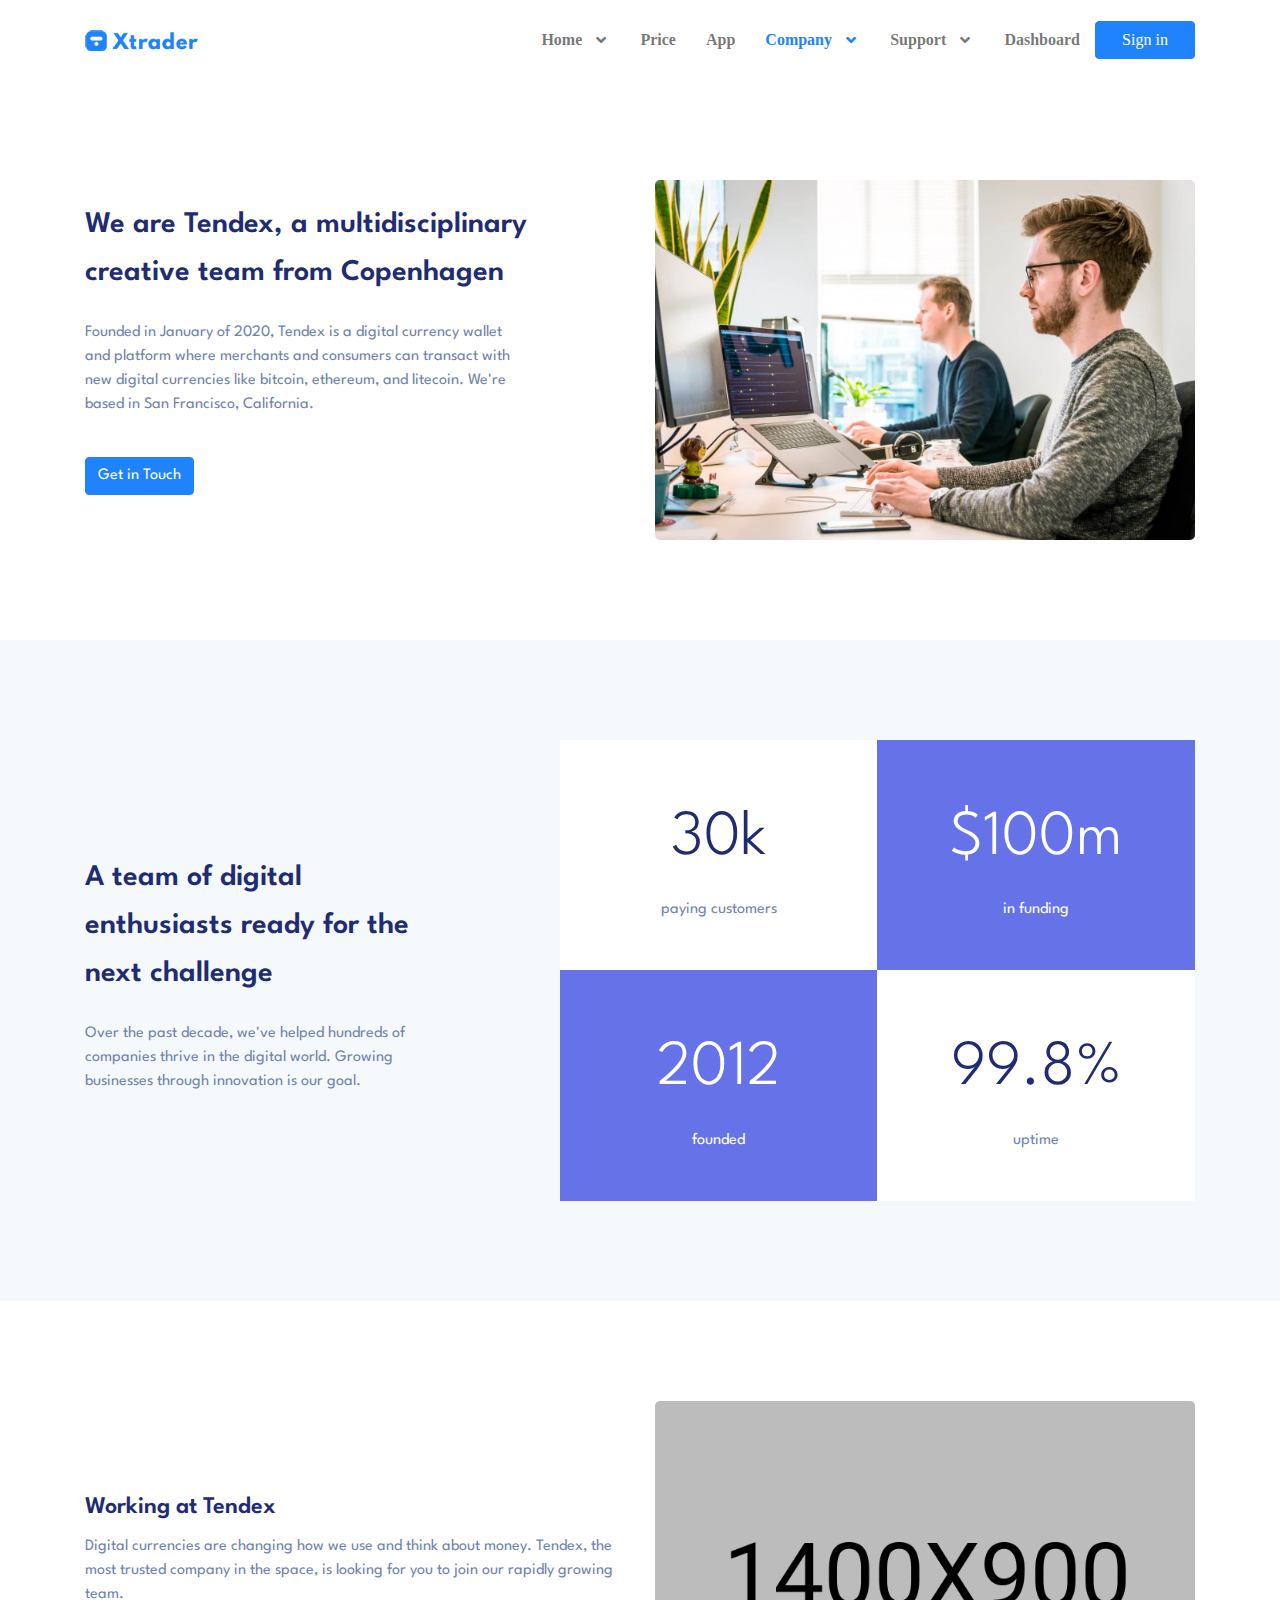
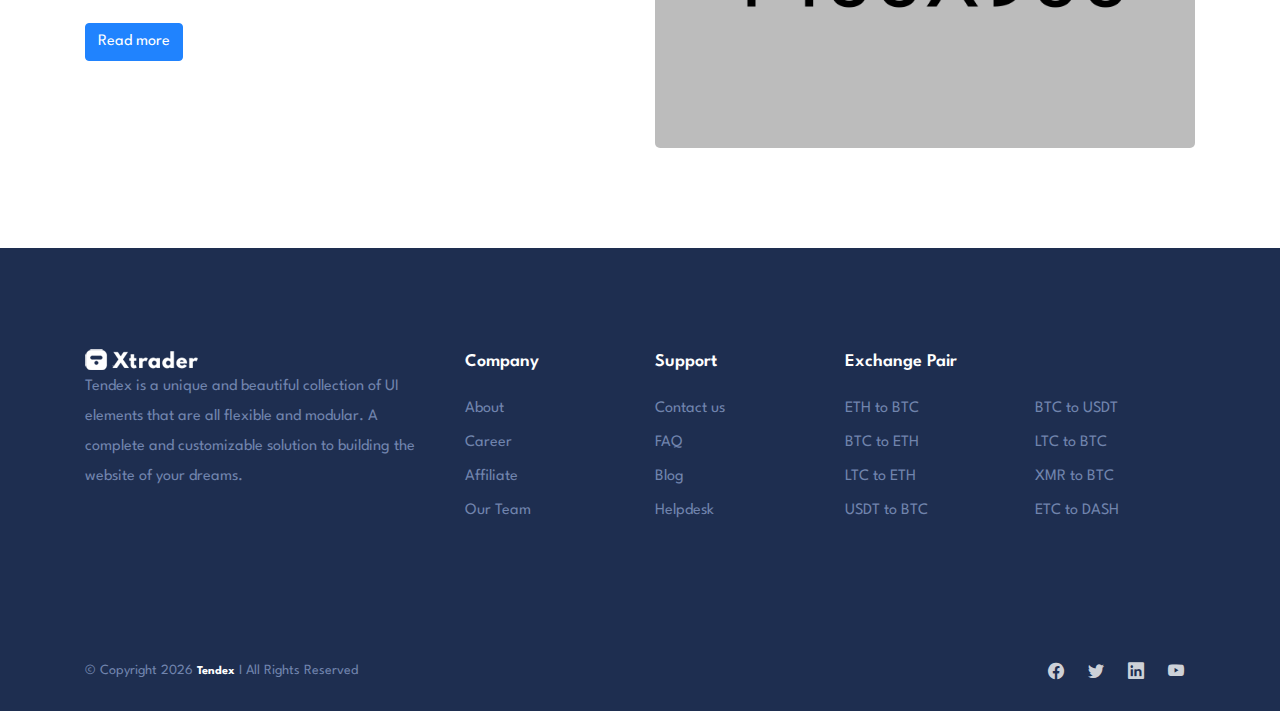
<file: about.html>
<!DOCTYPE html>
<html lang="en">
  <head>
    <meta charset="UTF-8" />
    <meta name="viewport" content="width=device-width, initial-scale=1.0" />
    <meta http-equiv="X-UA-Compatible" content="ie=edge" />
    <title>Tendex</title>
    <!-- Favicon icon -->
    <link
      rel="icon"
      type="image/png"
      sizes="16x16"
      href="./images/favicon.png"
    />
    <!-- Custom Stylesheet -->

    <link rel="stylesheet" href="./css/style.css" />
  </head>

  <body class="@@dashboard">
    <div id="main-wrapper">
      <div class="header landing @@headerClass">
        <div class="container">
          <div class="row">
            <div class="col-xl-12">
              <div class="navigation">
                <nav class="navbar navbar-expand-lg navbar-light">
                  <div class="brand-logo">
                    <a href="index.html">
                      <img
                        src="./images/logo.png"
                        alt=""
                        class="logo-primary"
                      />
                      <img src="./images/logow.png" alt="" class="logo-white" />
                    </a>
                  </div>
                  <button
                    class="navbar-toggler"
                    type="button"
                    data-toggle="collapse"
                    data-target="#navbarNavDropdown"
                    aria-controls="navbarNavDropdown"
                    aria-expanded="false"
                    aria-label="Toggle navigation"
                  >
                    <span class="navbar-toggler-icon"></span>
                  </button>
                  <div class="collapse navbar-collapse" id="navbarNavDropdown">
                    <ul class="navbar-nav ms-auto">
                      <li class="nav-item dropdown">
                        <a
                          class="nav-link dropdown-toggle"
                          href="#"
                          data-toggle="dropdown"
                          >Home
                        </a>
                        <div class="dropdown-menu">
                          <a class="dropdown-item" href="./index.html"
                            >Home 1</a
                          >
                          <a class="dropdown-item" href="./index2.html"
                            >Home 2</a
                          >
                          <a class="dropdown-item" href="./index3.html"
                            >Home 3</a
                          >
                          <!-- <a class="dropdown-item" href="./index4.html">Home 4</a>
                                        <a class="dropdown-item" href="./index5.html">Home 5</a>
                                        <a class="dropdown-item" href="./index6.html">Home 6</a>
                                        <a class="dropdown-item" href="./index7.html">Home 7</a> -->
                        </div>
                      </li>
                      <!-- <li class="nav-item">
                                    <a class="nav-link" href="./index.html">Home</a>
                                </li> -->
                      <li class="nav-item">
                        <a class="nav-link" href="./price.html">Price</a>
                      </li>
                      <li class="nav-item">
                        <a class="nav-link" href="./app.html">App</a>
                      </li>
                      <li class="nav-item dropdown">
                        <a
                          class="nav-link dropdown-toggle text-primary"
                          href="#"
                          data-toggle="dropdown"
                          >Company
                        </a>
                        <div class="dropdown-menu">
                          <a
                            class="dropdown-item text-primary"
                            href="./about.html"
                            >About us</a
                          >
                          <a class="dropdown-item" href="./team.html">Team</a>
                          <a class="dropdown-item" href="./blog.html">Blog</a>
                          <a class="dropdown-item" href="./career.html"
                            >Career</a
                          >
                        </div>
                      </li>
                      <li class="nav-item dropdown">
                        <a
                          class="nav-link dropdown-toggle"
                          href="#"
                          data-toggle="dropdown"
                          >Support
                        </a>
                        <div class="dropdown-menu">
                          <a class="dropdown-item" href="./contact.html"
                            >Contact us</a
                          >
                          <a class="dropdown-item" href="./helpdesk.html"
                            >Help Desk</a
                          >
                          <a class="dropdown-item" href="./privacy-policy.html"
                            >Privacy</a
                          >
                          <a class="dropdown-item" href="./faq.html">FAQ</a>
                        </div>
                      </li>
                      <li class="nav-item">
                        <a class="nav-link" href="./dashboard.html"
                          >Dashboard</a
                        >
                      </li>
                    </ul>
                  </div>

                  <div class="signin-btn">
                    <a class="btn btn-primary" href="./signin.html">Sign in</a>
                  </div>
                </nav>
              </div>
            </div>
          </div>
        </div>
      </div>

      <div class="about-one section-padding">
        <div class="container">
          <div class="row align-items-center justify-content-between">
            <div class="col-lg-5">
              <div class="service-content m-t-50">
                <h2 class="mb-4">
                  We are Tendex, a multidisciplinary creative team from
                  Copenhagen
                </h2>
                <p>
                  Founded in January of 2020, Tendex is a digital currency
                  wallet and platform where merchants and consumers can transact
                  with new digital currencies like bitcoin, ethereum, and
                  litecoin. We're based in San Francisco, California.
                </p>
                <a href="#" class="btn btn-primary my-4">Get in Touch</a>
              </div>
            </div>
            <div class="col-lg-6">
              <div class="service-img">
                <img src="images/about/1.jpeg" alt="" class="img-fluid" />
              </div>
            </div>
          </div>
        </div>
      </div>

      <div class="bg-light py-6 py-lg-8 mt-6 mt-lg-0 section-padding">
        <div class="container">
          <div class="row align-items-center">
            <div class="col-lg-4">
              <h2 class="font-weight-normal mt-4">
                A team of digital enthusiasts ready for the next challenge
              </h2>

              <p class="text-muted mt-4">
                Over the past decade, we've helped hundreds of companies thrive
                in the digital world. Growing businesses through innovation is
                our goal.
              </p>
            </div>

            <div class="col-lg-7 offset-lg-1 mt-4 mt-lg-0">
              <div class="row g-0">
                <div
                  class="col-6 bg-white text-purple text-center py-5 py-md-7"
                >
                  <h1 class="display-3">30k</h1>
                  <p class="m-0">paying customers</p>
                </div>

                <div class="col-6 bg-purple text-center py-5 py-md-7">
                  <h1 class="display-3 text-white">$100m</h1>
                  <p class="m-0 text-white">in funding</p>
                </div>

                <div class="col-6 bg-purple text-center py-5 py-md-7">
                  <h1 class="display-3 text-white">2012</h1>
                  <p class="m-0 text-white">founded</p>
                </div>

                <div
                  class="col-6 bg-white text-purple text-center py-5 py-md-7"
                >
                  <h1 class="display-3">99.8%</h1>
                  <p class="m-0">uptime</p>
                </div>
              </div>
            </div>
          </div>
        </div>
      </div>

      <div class="about-two section-padding">
        <div class="container">
          <div class="row align-items-center">
            <div class="col-lg-6">
              <div class="service-content my-5">
                <h3>Working at Tendex</h3>
                <p>
                  Digital currencies are changing how we use and think about
                  money. Tendex, the most trusted company in the space, is
                  looking for you to join our rapidly growing team.
                </p>
                <a href="#" class="btn btn-primary">Read more</a>
              </div>
            </div>
            <div class="col-lg-6">
              <div class="service-img">
                <img src="images/about/1.jpg" alt="" class="img-fluid" />
              </div>
            </div>
          </div>
        </div>
      </div>

      <div class="bottom section-padding">
        <div class="container">
          <div class="row">
            <div class="col-xl-4">
              <div class="bottom-logo">
                <img class="pb-3" src="./images/logow.png" alt="" />

                <p>
                  Tendex is a unique and beautiful collection of UI elements
                  that are all flexible and modular. A complete and customizable
                  solution to building the website of your dreams.
                </p>
              </div>
            </div>
            <div class="col-xl-2">
              <div class="bottom-widget">
                <h4 class="widget-title">Company</h4>
                <ul>
                  <li><a href="about.html">About</a></li>
                  <li><a href="career.html">Career</a></li>
                  <li><a href="#">Affiliate</a></li>
                  <li><a href="team.html">Our Team</a></li>
                </ul>
              </div>
            </div>
            <div class="col-xl-2">
              <div class="bottom-widget">
                <h4 class="widget-title">Support</h4>
                <ul>
                  <li><a href="contact.html">Contact us</a></li>
                  <li><a href="faq.html">FAQ</a></li>
                  <li><a href="blog.html">Blog</a></li>
                  <li><a href="helpdesk.html">Helpdesk</a></li>
                </ul>
              </div>
            </div>
            <div class="col-xl-4">
              <div class="bottom-widget">
                <h4 class="widget-title">Exchange Pair</h4>
                <div class="row">
                  <div class="col-xl-6">
                    <ul>
                      <li><a href="#">ETH to BTC</a></li>
                      <li><a href="#">BTC to ETH</a></li>
                      <li><a href="#">LTC to ETH</a></li>
                      <li><a href="#">USDT to BTC</a></li>
                    </ul>
                  </div>
                  <div class="col-xl-6">
                    <ul>
                      <li><a href="#">BTC to USDT</a></li>
                      <li><a href="#">LTC to BTC</a></li>
                      <li><a href="#">XMR to BTC</a></li>
                      <li><a href="#">ETC to DASH</a></li>
                    </ul>
                  </div>
                </div>
              </div>
            </div>
          </div>
        </div>
      </div>

      <div class="footer">
        <div class="container">
          <div class="row">
            <div class="col-xl-6 col-lg-6 col-md-6 col-sm-6 col-12">
              <div class="copyright">
                <p>
                  © Copyright <span id="year"></span> <a href="#">Tendex</a> I
                  All Rights Reserved
                </p>
              </div>
            </div>
            <div class="col-xl-6 col-lg-6 col-md-6 col-sm-6 col-12">
              <div class="footer-social">
                <ul>
                  <li>
                    <a href="#"><i class="bi bi-facebook"></i></a>
                  </li>
                  <li>
                    <a href="#"><i class="bi bi-twitter"></i></a>
                  </li>
                  <li>
                    <a href="#"><i class="bi bi-linkedin"></i></a>
                  </li>
                  <li>
                    <a href="#"><i class="bi bi-youtube"></i></a>
                  </li>
                </ul>
              </div>
            </div>
          </div>
        </div>
      </div>
    </div>

    <script src="./vendor/jquery/jquery.min.js"></script>
    <script src="./vendor/bootstrap/js/bootstrap.bundle.min.js"></script>

    <script src="./js/scripts.js"></script>
  </body>
</html>
</file>
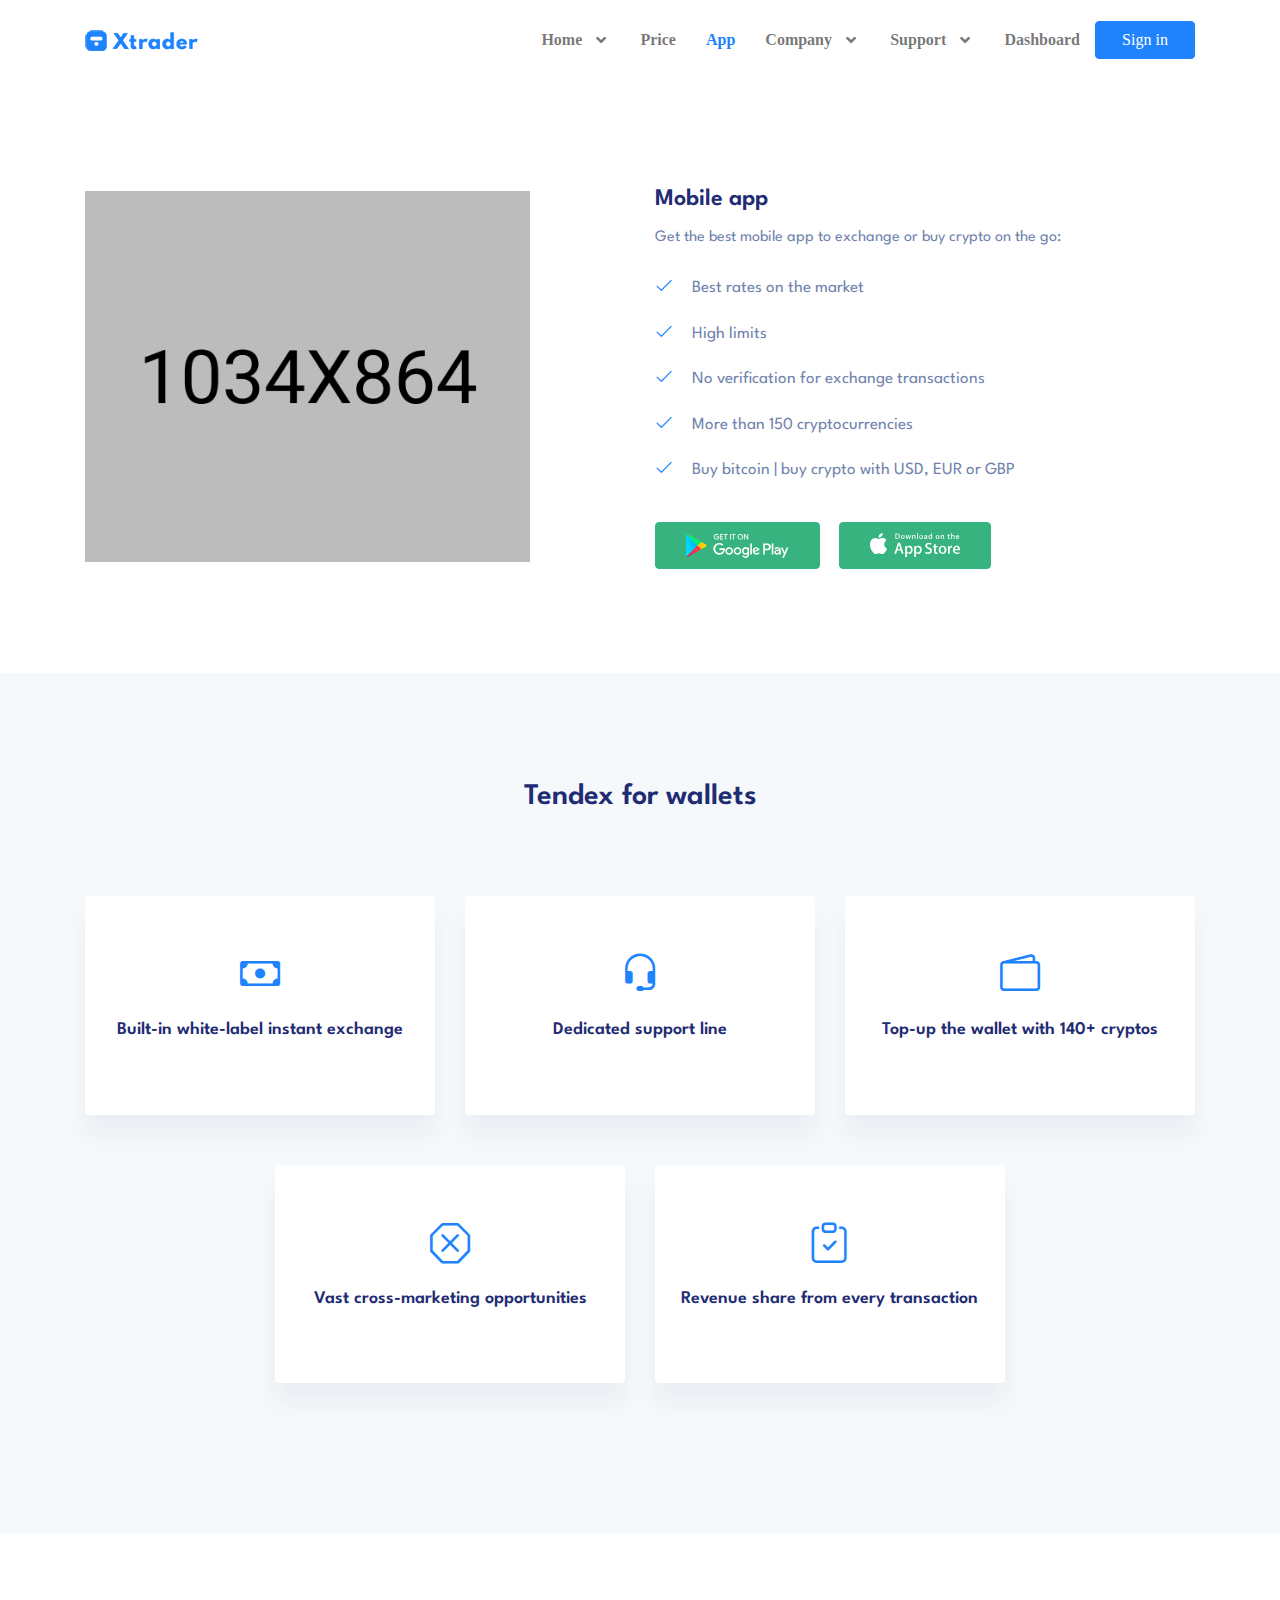
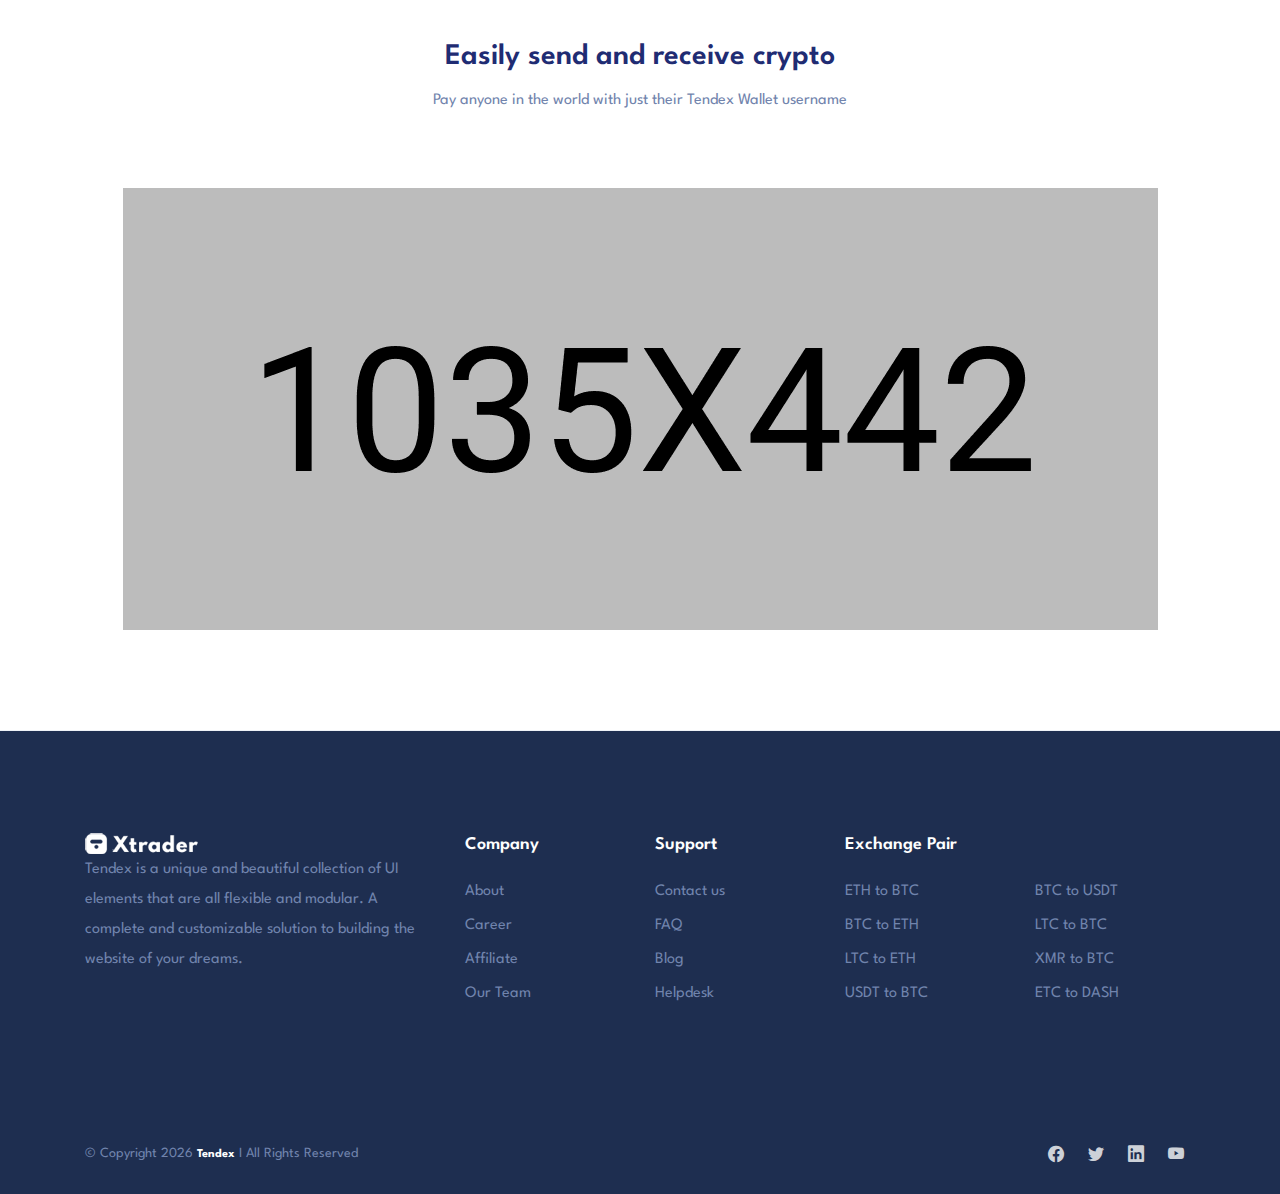
<file: app.html>
<!DOCTYPE html>
<html lang="en">
  <head>
    <meta charset="UTF-8" />
    <meta name="viewport" content="width=device-width, initial-scale=1.0" />
    <meta http-equiv="X-UA-Compatible" content="ie=edge" />
    <title>Tendex</title>
    <!-- Favicon icon -->
    <link
      rel="icon"
      type="image/png"
      sizes="16x16"
      href="./images/favicon.png"
    />
    <!-- Custom Stylesheet -->

    <link rel="stylesheet" href="./css/style.css" />
  </head>

  <body class="@@dashboard">
    <div id="preloader"><i>.</i><i>.</i><i>.</i></div>

    <div id="main-wrapper">
      <div class="header landing @@headerClass">
        <div class="container">
          <div class="row">
            <div class="col-xl-12">
              <div class="navigation">
                <nav class="navbar navbar-expand-lg navbar-light">
                  <div class="brand-logo">
                    <a href="index.html">
                      <img
                        src="./images/logo.png"
                        alt=""
                        class="logo-primary"
                      />
                      <img src="./images/logow.png" alt="" class="logo-white" />
                    </a>
                  </div>
                  <button
                    class="navbar-toggler"
                    type="button"
                    data-toggle="collapse"
                    data-target="#navbarNavDropdown"
                    aria-controls="navbarNavDropdown"
                    aria-expanded="false"
                    aria-label="Toggle navigation"
                  >
                    <span class="navbar-toggler-icon"></span>
                  </button>
                  <div class="collapse navbar-collapse" id="navbarNavDropdown">
                    <ul class="navbar-nav ms-auto">
                      <li class="nav-item dropdown">
                        <a
                          class="nav-link dropdown-toggle"
                          href="#"
                          data-toggle="dropdown"
                          >Home
                        </a>
                        <div class="dropdown-menu">
                          <a class="dropdown-item" href="./index.html"
                            >Home 1</a
                          >
                          <a class="dropdown-item" href="./index2.html"
                            >Home 2</a
                          >
                          <a class="dropdown-item" href="./index3.html"
                            >Home 3</a
                          >
                          <!-- <a class="dropdown-item" href="./index4.html">Home 4</a>
                                        <a class="dropdown-item" href="./index5.html">Home 5</a>
                                        <a class="dropdown-item" href="./index6.html">Home 6</a>
                                        <a class="dropdown-item" href="./index7.html">Home 7</a> -->
                        </div>
                      </li>
                      <!-- <li class="nav-item">
                                    <a class="nav-link" href="./index.html">Home</a>
                                </li> -->
                      <li class="nav-item">
                        <a class="nav-link" href="./price.html">Price</a>
                      </li>
                      <li class="nav-item">
                        <a class="nav-link text-primary" href="./app.html"
                          >App</a
                        >
                      </li>
                      <li class="nav-item dropdown">
                        <a
                          class="nav-link dropdown-toggle"
                          href="#"
                          data-toggle="dropdown"
                          >Company
                        </a>
                        <div class="dropdown-menu">
                          <a class="dropdown-item" href="./about.html"
                            >About us</a
                          >
                          <a class="dropdown-item" href="./team.html">Team</a>
                          <a class="dropdown-item" href="./blog.html">Blog</a>
                          <a class="dropdown-item" href="./career.html"
                            >Career</a
                          >
                        </div>
                      </li>
                      <li class="nav-item dropdown">
                        <a
                          class="nav-link dropdown-toggle"
                          href="#"
                          data-toggle="dropdown"
                          >Support
                        </a>
                        <div class="dropdown-menu">
                          <a class="dropdown-item" href="./contact.html"
                            >Contact us</a
                          >
                          <a class="dropdown-item" href="./helpdesk.html"
                            >Help Desk</a
                          >
                          <a class="dropdown-item" href="./privacy-policy.html"
                            >Privacy</a
                          >
                          <a class="dropdown-item" href="./faq.html">FAQ</a>
                        </div>
                      </li>
                      <li class="nav-item">
                        <a class="nav-link" href="./dashboard.html"
                          >Dashboard</a
                        >
                      </li>
                    </ul>
                  </div>

                  <div class="signin-btn">
                    <a class="btn btn-primary" href="./signin.html">Sign in</a>
                  </div>
                </nav>
              </div>
            </div>
          </div>
        </div>
      </div>

      <div class="appss section-padding">
        <div class="container">
          <div class="row align-items-center justify-content-between">
            <div class="col-xl-5 col-lg-5 col-md-12">
              <div class="appss-img">
                <img class="img-fluid" src="./images/app2.png" alt="" />
              </div>
            </div>
            <div class="col-xl-6 col-lg-6 col-md-12">
              <div class="appss-content">
                <h3>Mobile app</h3>
                <p>
                  Get the best mobile app to exchange or buy crypto on the go:
                </p>
                <ul>
                  <li><i class="la la-check"></i> Best rates on the market</li>
                  <li><i class="la la-check"></i> High limits</li>
                  <li>
                    <i class="la la-check"></i> No verification for exchange
                    transactions
                  </li>
                  <li>
                    <i class="la la-check"></i> More than 150 cryptocurrencies
                  </li>
                  <li>
                    <i class="la la-check"></i> Buy bitcoin | buy crypto with
                    USD, EUR or GBP
                  </li>
                </ul>
                <div class="mt-4">
                  <a href="#" class="btn btn-success my-1 waves-effect">
                    <img src="./images/android.svg" alt="" />
                  </a>
                  <a href="#" class="btn btn-success my-1 waves-effect">
                    <img src="./images/apple.svg" alt="" />
                  </a>
                </div>
              </div>
            </div>
          </div>
        </div>
      </div>

      <div class="wallet-feature section-padding bg-light">
        <div class="container">
          <div class="row justify-content-center">
            <div class="col-xl-8">
              <div class="section-title">
                <h2>Tendex for wallets</h2>
              </div>
            </div>
          </div>
          <div class="row justify-content-center">
            <div class="col-xl-4 col-lg-4 col-md-4 col-sm-6 col-12">
              <div class="wallet-feature-content">
                <span><i class="bi bi-cash"></i></span>
                <h4>Built-in white-label instant exchange</h4>
              </div>
            </div>
            <div class="col-xl-4 col-lg-4 col-md-4 col-sm-6 col-12">
              <div class="wallet-feature-content">
                <span><i class="bi bi-headset"></i></span>
                <h4>Dedicated support line</h4>
              </div>
            </div>
            <div class="col-xl-4 col-lg-4 col-md-4 col-sm-6 col-12">
              <div class="wallet-feature-content">
                <span><i class="bi bi-wallet2"></i></span>
                <h4>Top-up the wallet with 140+ cryptos</h4>
              </div>
            </div>
            <div class="col-xl-4 col-lg-4 col-md-4 col-sm-6 col-12">
              <div class="wallet-feature-content">
                <span><i class="bi bi-x-octagon"></i></span>
                <h4>Vast cross-marketing opportunities</h4>
              </div>
            </div>
            <div class="col-xl-4 col-lg-4 col-md-4 col-sm-6 col-12">
              <div class="wallet-feature-content">
                <span><i class="bi bi-clipboard-check"></i></span>
                <h4>Revenue share from every transaction</h4>
              </div>
            </div>
          </div>
        </div>
      </div>

      <div class="all-coin section-padding">
        <div class="container">
          <div class="row justify-content-center">
            <div class="col-xl-8">
              <div class="section-title text-center">
                <h2>Easily send and receive crypto</h2>
                <p>
                  Pay anyone in the world with just their Tendex Wallet username
                </p>
              </div>
            </div>
          </div>
          <div class="row">
            <div class="col-xl-12">
              <div class="wallet-map text-center">
                <img src="./images/map.png" alt="" class="img-fluid" />
              </div>
            </div>
          </div>
        </div>
      </div>

      <div class="bottom section-padding">
        <div class="container">
          <div class="row">
            <div class="col-xl-4">
              <div class="bottom-logo">
                <img class="pb-3" src="./images/logow.png" alt="" />

                <p>
                  Tendex is a unique and beautiful collection of UI elements
                  that are all flexible and modular. A complete and customizable
                  solution to building the website of your dreams.
                </p>
              </div>
            </div>
            <div class="col-xl-2">
              <div class="bottom-widget">
                <h4 class="widget-title">Company</h4>
                <ul>
                  <li><a href="about.html">About</a></li>
                  <li><a href="career.html">Career</a></li>
                  <li><a href="#">Affiliate</a></li>
                  <li><a href="team.html">Our Team</a></li>
                </ul>
              </div>
            </div>
            <div class="col-xl-2">
              <div class="bottom-widget">
                <h4 class="widget-title">Support</h4>
                <ul>
                  <li><a href="contact.html">Contact us</a></li>
                  <li><a href="faq.html">FAQ</a></li>
                  <li><a href="blog.html">Blog</a></li>
                  <li><a href="helpdesk.html">Helpdesk</a></li>
                </ul>
              </div>
            </div>
            <div class="col-xl-4">
              <div class="bottom-widget">
                <h4 class="widget-title">Exchange Pair</h4>
                <div class="row">
                  <div class="col-xl-6">
                    <ul>
                      <li><a href="#">ETH to BTC</a></li>
                      <li><a href="#">BTC to ETH</a></li>
                      <li><a href="#">LTC to ETH</a></li>
                      <li><a href="#">USDT to BTC</a></li>
                    </ul>
                  </div>
                  <div class="col-xl-6">
                    <ul>
                      <li><a href="#">BTC to USDT</a></li>
                      <li><a href="#">LTC to BTC</a></li>
                      <li><a href="#">XMR to BTC</a></li>
                      <li><a href="#">ETC to DASH</a></li>
                    </ul>
                  </div>
                </div>
              </div>
            </div>
          </div>
        </div>
      </div>

      <div class="footer">
        <div class="container">
          <div class="row">
            <div class="col-xl-6 col-lg-6 col-md-6 col-sm-6 col-12">
              <div class="copyright">
                <p>
                  © Copyright <span id="year"></span> <a href="#">Tendex</a> I
                  All Rights Reserved
                </p>
              </div>
            </div>
            <div class="col-xl-6 col-lg-6 col-md-6 col-sm-6 col-12">
              <div class="footer-social">
                <ul>
                  <li>
                    <a href="#"><i class="bi bi-facebook"></i></a>
                  </li>
                  <li>
                    <a href="#"><i class="bi bi-twitter"></i></a>
                  </li>
                  <li>
                    <a href="#"><i class="bi bi-linkedin"></i></a>
                  </li>
                  <li>
                    <a href="#"><i class="bi bi-youtube"></i></a>
                  </li>
                </ul>
              </div>
            </div>
          </div>
        </div>
      </div>
    </div>

    <script src="./vendor/jquery/jquery.min.js"></script>
    <script src="./vendor/bootstrap/js/bootstrap.bundle.min.js"></script>

    <script src="./js/scripts.js"></script>
  </body>
</html>
</file>
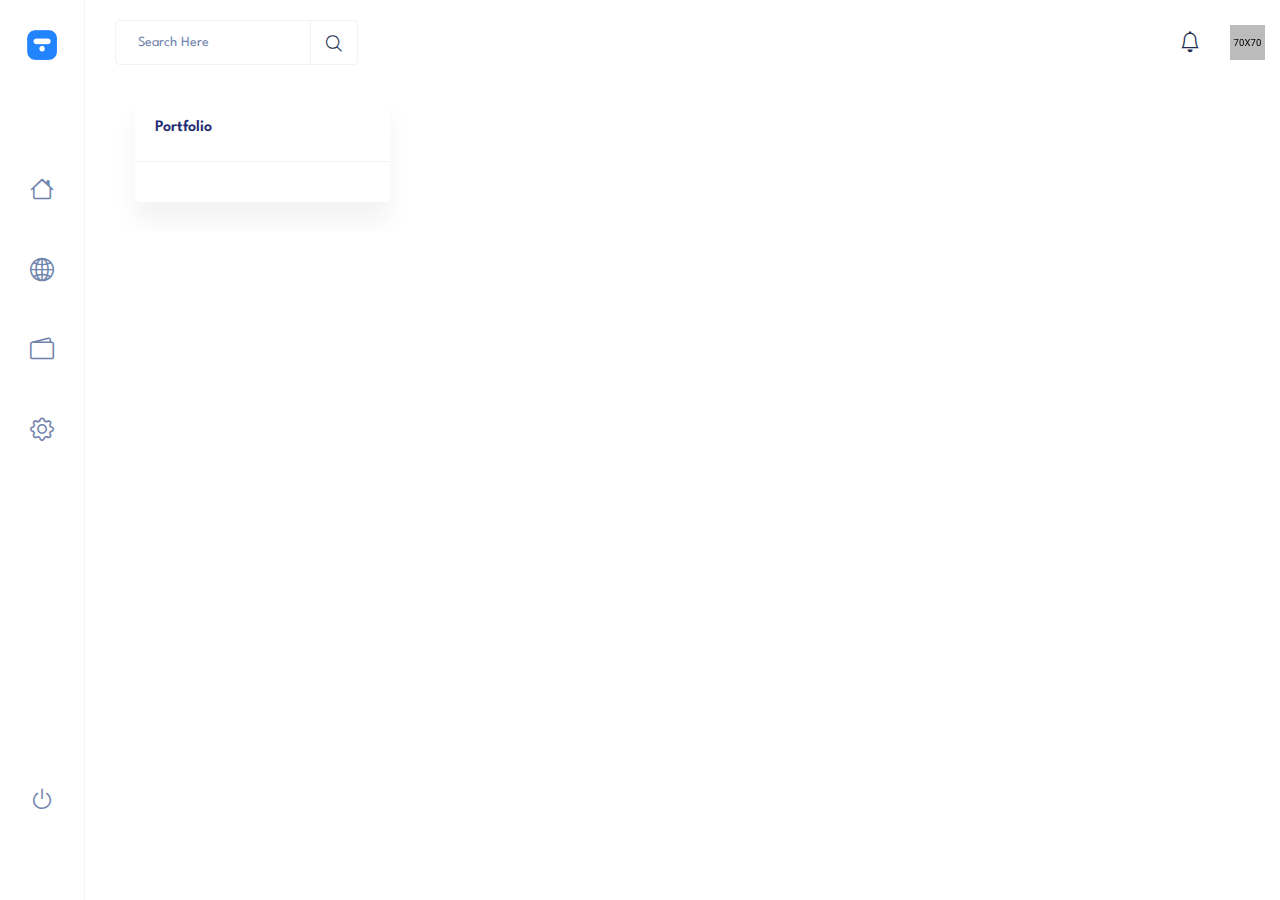
<file: blank.html>
<!DOCTYPE html>
<html lang="en">
  <head>
    <meta charset="UTF-8" />
    <meta name="viewport" content="width=device-width, initial-scale=1.0" />
    <meta http-equiv="X-UA-Compatible" content="ie=edge" />
    <title>Tendex</title>
    <!-- Favicon icon -->
    <link
      rel="icon"
      type="image/png"
      sizes="16x16"
      href="./images/favicon.png"
    />
    <!-- Custom Stylesheet -->

    <link rel="stylesheet" href="./css/style.css" />
  </head>

  <body class="@@dashboard">
    <div id="preloader"><i>.</i><i>.</i><i>.</i></div>

    <div id="main-wrapper">
      <div class="header @@bg">
        <div class="container-fluid">
          <div class="row">
            <div class="col-xxl-12">
              <div class="header-content">
                <div class="header-left">
                  <!-- <div class="brand-logo">
                            <a href="index.html">
                                <img src="./images/logo.png" alt="">
                            </a>
                        </div> -->
                  <div class="search">
                    <form action="#">
                      <div class="input-group">
                        <input
                          type="text"
                          class="form-control"
                          placeholder="Search Here"
                        />
                        <span class="input-group-text"
                          ><i class="icofont-search"></i
                        ></span>
                      </div>
                    </form>
                  </div>
                </div>

                <div class="header-right">
                  <div class="dark-light-toggle" onclick="themeToggle()">
                    <span class="dark"><i class="bi bi-moon"></i></span>
                    <span class="light"
                      ><i class="bi bi-brightness-high"></i
                    ></span>
                  </div>
                  <div class="notification dropdown">
                    <div class="notify-bell" data-toggle="dropdown">
                      <span><i class="bi bi-bell"></i></span>
                    </div>
                    <div
                      class="
                        dropdown-menu dropdown-menu-right
                        notification-list
                      "
                    >
                      <h4>Announcements</h4>
                      <div class="lists">
                        <a href="#" class="">
                          <div class="d-flex align-items-center">
                            <span class="me-3 icon success"
                              ><i class="bi bi-check"></i
                            ></span>
                            <div>
                              <p>Account created successfully</p>
                              <span>2020-11-04 12:00:23</span>
                            </div>
                          </div>
                        </a>
                        <a href="#" class="">
                          <div class="d-flex align-items-center">
                            <span class="me-3 icon fail"
                              ><i class="bi bi-x"></i
                            ></span>
                            <div>
                              <p>2FA verification failed</p>
                              <span>2020-11-04 12:00:23</span>
                            </div>
                          </div>
                        </a>
                        <a href="#" class="">
                          <div class="d-flex align-items-center">
                            <span class="me-3 icon success"
                              ><i class="bi bi-check"></i
                            ></span>
                            <div>
                              <p>Device confirmation completed</p>
                              <span>2020-11-04 12:00:23</span>
                            </div>
                          </div>
                        </a>
                        <a href="#" class="">
                          <div class="d-flex align-items-center">
                            <span class="me-3 icon pending"
                              ><i class="bi bi-exclamation-triangle"></i
                            ></span>
                            <div>
                              <p>Phone verification pending</p>
                              <span>2020-11-04 12:00:23</span>
                            </div>
                          </div>
                        </a>

                        <a href="./settings-activity.html"
                          >More <i class="icofont-simple-right"></i
                        ></a>
                      </div>
                    </div>
                  </div>

                  <div class="profile_log dropdown">
                    <div class="user" data-toggle="dropdown">
                      <span class="thumb"
                        ><img src="./images/profile/2.png" alt=""
                      /></span>
                      <span class="arrow"
                        ><i class="icofont-angle-down"></i
                      ></span>
                    </div>
                    <div class="dropdown-menu dropdown-menu-right">
                      <div class="user-email">
                        <div class="user">
                          <span class="thumb"
                            ><img src="./images/profile/2.png" alt=""
                          /></span>
                          <div class="user-info">
                            <h5>Jannatul Maowa</h5>
                            <span>Tendex.inc@gmail.com</span>
                          </div>
                        </div>
                      </div>

                      <div class="user-balance">
                        <div class="available">
                          <p>Available</p>
                          <span>0.00 BTC</span>
                        </div>
                        <div class="total">
                          <p>Total</p>
                          <span>0.00 USD</span>
                        </div>
                      </div>
                      <a href="profile.html" class="dropdown-item">
                        <i class="bi bi-person"></i>Profile
                      </a>
                      <a href="wallet.html" class="dropdown-item">
                        <i class="bi bi-wallet"></i>Wallet
                      </a>
                      <a href="settings-profile.html" class="dropdown-item">
                        <i class="bi bi-gear"></i> Setting
                      </a>
                      <a href="settings-activity.html" class="dropdown-item">
                        <i class="bi bi-clock-history"></i> Activity
                      </a>
                      <a href="lock.html" class="dropdown-item">
                        <i class="bi bi-lock"></i>Lock
                      </a>
                      <a href="signin.html" class="dropdown-item logout">
                        <i class="bi bi-power"></i> Logout
                      </a>
                    </div>
                  </div>
                </div>
              </div>
            </div>
          </div>
        </div>
      </div>

      <div class="sidebar">
        <div class="brand-logo">
          <a href="index.html"
            ><img src="./images/logoi.png" alt="" width="30" />
          </a>
        </div>
        <div class="menu">
          <ul>
            <li>
              <a
                href="dashboard.html"
                data-toggle="tooltip"
                data-placement="right"
                title="Home"
              >
                <span><i class="bi bi-house"></i></span>
              </a>
            </li>
            <li>
              <a
                href="trade.html"
                data-toggle="tooltip"
                data-placement="right"
                title="Trade"
              >
                <span><i class="bi bi-globe2"></i></span>
              </a>
            </li>
            <li>
              <a
                href="wallet.html"
                data-toggle="tooltip"
                data-placement="right"
                title="Wallet"
              >
                <span><i class="bi bi-wallet2"></i></span>
              </a>
            </li>
            <li>
              <a
                href="settings-profile.html"
                data-toggle="tooltip"
                data-placement="right"
                title="Settings"
                id="settings"
              >
                <span><i class="bi bi-gear"></i></span>
              </a>
            </li>
            <li class="logout">
              <a
                href="signin.html"
                data-toggle="tooltip"
                data-placement="right"
                title="Signout"
              >
                <span><i class="bi bi-power"></i></span>
              </a>
            </li>
          </ul>

          <p class="copyright">&#169; <a href="#">Qkit</a></p>
        </div>
      </div>

      <div class="content-body">
        <div class="container">
          <div class="row">
            <div class="col-xl-3">
              <div class="card">
                <div class="card-header">
                  <h4 class="card-title">Portfolio</h4>
                </div>
                <div class="card-body"></div>
              </div>
            </div>
          </div>
        </div>
      </div>
    </div>

    <script src="./vendor/jquery/jquery.min.js"></script>
    <script src="./vendor/bootstrap/js/bootstrap.bundle.min.js"></script>

    <script src="./vendor/apexchart/apexcharts.min.js"></script>
    <script src="./js/plugins/apex-price.js"></script>

    <script src="./js/scripts.js"></script>
  </body>
</html>
</file>
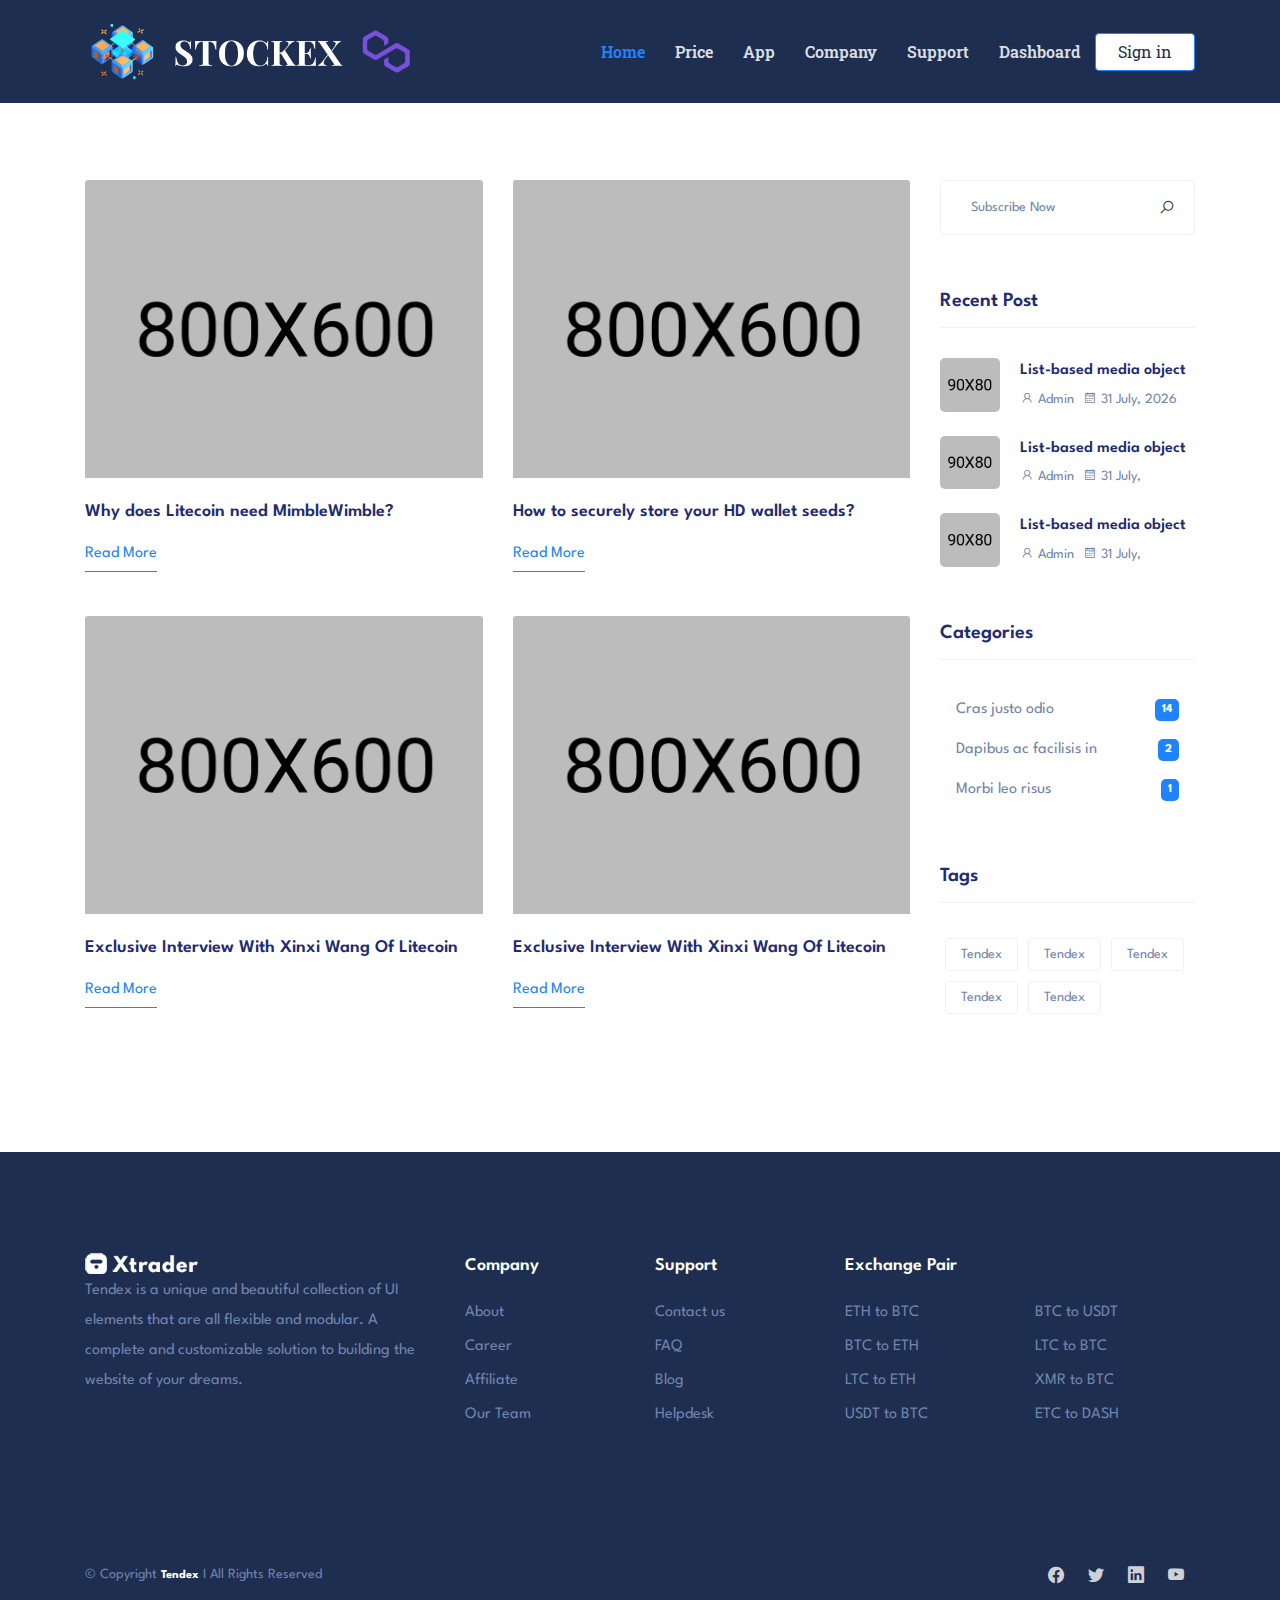
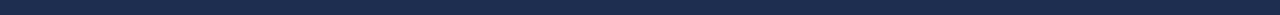
<file: blog.html>
<!DOCTYPE html>
<html lang="en">
  <head>
    <meta charset="UTF-8" />
    <meta name="viewport" content="width=device-width, initial-scale=1.0" />
    <meta http-equiv="X-UA-Compatible" content="ie=edge" />
    <title>Synthex</title>
    <!-- Favicon icon -->
    <link
      rel="icon"
      type="image/png"
      sizes="16x16"
      href="./images/blockchain.png"
    />
    <!-- Custom Stylesheet -->

    <link rel="stylesheet" href="./css/style.css" />
    <link rel="preconnect" href="https://fonts.googleapis.com">
    <link rel="preconnect" href="https://fonts.gstatic.com" crossorigin>
    <link href="https://fonts.googleapis.com/css2?family=Playfair+Display&display=swap" rel="stylesheet">
    <link href="https://fonts.googleapis.com/css2?family=Anaheim&display=swap" rel="stylesheet">
    <link href="https://fonts.googleapis.com/css2?family=Roboto+Slab&display=swap" rel="stylesheet">
  </head>

  <body class="@@dashboard">
    <div id="preloader"><i>.</i><i>.</i><i>.</i></div>

    <div id="main-wrapper">
      <div class="header landing bg-dark light">
        <div class="container">
          <div class="row">
            <div class="col-xl-12">
              <div class="navigation">
                <nav class="navbar navbar-expand-lg navbar-light">
                  <div class="brand-logo">
                    <a href="index.html">
                      <img
                        src="./images/Synthex.png"
                        alt=""
                        class="logo-primary"
                        width="113px" height="21px"
                      />
                      <img src="./images/Synthex.png" alt="" class="logo-white" width="339px" height="63px"/>
                    </a>
                  </div>
                  <button
                    class="navbar-toggler"
                    type="button"
                    data-toggle="collapse"
                    data-target="#navbarNavDropdown"
                    aria-controls="navbarNavDropdown"
                    aria-expanded="false"
                    aria-label="Toggle navigation"
                  >
                    <span class="navbar-toggler-icon"></span>
                  </button>
                  <div class="collapse navbar-collapse" id="navbarNavDropdown">
                    <ul class="navbar-nav ms-auto">
                      <li class="nav-item dropdown">
                        <a
                          class="nav-link text-primary"
                          href="./index.html"
                          >Home
                        </a>
                      </li>
                      <!-- <li class="nav-item">
                                    <a class="nav-link" href="./index.html">Home</a>
                                </li> -->
                      <li class="nav-item">
                        <a class="nav-link" href="./price.html">Price</a>
                      </li>
                      <li class="nav-item">
                        <a class="nav-link" href="./price-details.html">App</a>
                      </li>
                      <li class="nav-item dropdown">
                        <a
                          class="nav-link"
                          href="./blog.html"
                          >Company
                        </a>
                      </li>
                      <li class="nav-item dropdown">
                        <a
                          class="nav-link"
                          href="./contact.html"
                          >Support
                        </a>
                      </li>
                      <li class="nav-item">
                        <a class="nav-link" href="./dashboard.html"
                          >Dashboard</a
                        >
                      </li>
                    </ul>
                  </div>

                  <div class="signin-btn">
                    <a class="btn btn-primary" href="./signin.html">Sign in</a>
                  </div>
                </nav>
              </div>
            </div>
          </div>
        </div>
      </div>

      <div class="blog section-padding border-0">
        <div class="container">
          <div class="row">
            <div class="col-xl-9 col-lg-9">
              <div class="row">
                <div class="col-xl-6 col-lg-6 col-md-6">
                  <div class="blog-grid">
                    <div class="card">
                      <img
                        class="img-fluid card-img-top"
                        src="./images/blog/1.jpg"
                        alt=""
                      />
                      <div class="card-body">
                        <a href="blog-details.html">
                          <h4 class="card-title">
                            Why does Litecoin need MimbleWimble?
                          </h4>
                        </a>
                        <a href="#">Read More</a>
                      </div>
                    </div>
                  </div>
                </div>
                <div class="col-xl-6 col-lg-6 col-md-6">
                  <div class="blog-grid">
                    <div class="card">
                      <img
                        class="img-fluid card-img-top"
                        src="./images/blog/2.jpg"
                        alt=""
                      />
                      <div class="card-body">
                        <a href="blog-details.html">
                          <h4 class="card-title">
                            How to securely store your HD wallet seeds?
                          </h4>
                        </a>
                        <a href="#">Read More</a>
                      </div>
                    </div>
                  </div>
                </div>
                <div class="col-xl-6 col-lg-6 col-md-6">
                  <div class="blog-grid">
                    <div class="card">
                      <img
                        class="img-fluid card-img-top"
                        src="./images/blog/3.jpg"
                        alt=""
                      />
                      <div class="card-body">
                        <a href="blog-details.html">
                          <h4 class="card-title">
                            Exclusive Interview With Xinxi Wang Of Litecoin
                          </h4>
                        </a>
                        <a href="#">Read More</a>
                      </div>
                    </div>
                  </div>
                </div>
                <div class="col-xl-6 col-lg-6 col-md-6">
                  <div class="blog-grid">
                    <div class="card">
                      <img
                        class="img-fluid card-img-top"
                        src="./images/blog/4.jpg"
                        alt=""
                      />
                      <div class="card-body">
                        <a href="blog-details.html">
                          <h4 class="card-title">
                            Exclusive Interview With Xinxi Wang Of Litecoin
                          </h4>
                        </a>
                        <a href="#">Read More</a>
                      </div>
                    </div>
                  </div>
                </div>
              </div>
            </div>
            <div class="col-xl-3 col-lg-3">
              <div class="blog-sidebar">
                <div class="widget-search">
                  <form action="#">
                    <input
                      type="text"
                      class="form-control"
                      placeholder="Subscribe Now"
                    />
                    <span><i class="la la-search"></i></span>
                  </form>
                </div>
                <div class="widget-recent-post">
                  <h3 class="post-title">Recent Post</h3>
                  <ul class="list-unstyled">
                    <li class="media d-flex">
                      <img
                        src="./images/blog/post_1.jpg"
                        class="me-3"
                        alt="..."
                      />
                      <div class="media-body ms-1">
                        <h5 class="mt-0 mb-1">List-based media object</h5>
                        <div class="meta-info">
                          <a href="#"><i class="la la-user"></i> Admin</a>
                          <a href="#"
                            ><i class="la la-calendar"></i> 31 July,
                            <span id="year"></span
                          ></a>
                        </div>
                      </div>
                    </li>
                    <li class="media d-flex my-4">
                      <img
                        src="./images/blog/post_2.jpg"
                        class="me-3"
                        alt="..."
                      />
                      <div class="media-body ms-1">
                        <h5 class="mt-0 mb-1">List-based media object</h5>
                        <div class="meta-info">
                          <a href="#"><i class="la la-user"></i> Admin</a>
                          <a href="#"
                            ><i class="la la-calendar"></i> 31 July,
                            <span id="year"></span
                          ></a>
                        </div>
                      </div>
                    </li>
                    <li class="media d-flex">
                      <img
                        src="./images/blog/post_3.jpg"
                        class="me-3"
                        alt="..."
                      />
                      <div class="media-body ms-1">
                        <h5 class="mt-0 mb-1">List-based media object</h5>
                        <div class="meta-info">
                          <a href="#"><i class="la la-user"></i> Admin</a>
                          <a href="#"
                            ><i class="la la-calendar"></i> 31 July,
                            <span id="year"></span
                          ></a>
                        </div>
                      </div>
                    </li>
                  </ul>
                </div>
                <div class="widget-category">
                  <h3 class="widget-title">Categories</h3>
                  <ul class="list-group">
                    <li
                      class="
                        list-group-item
                        d-flex
                        justify-content-between
                        align-items-center
                      "
                    >
                      Cras justo odio
                      <span class="badge badge-primary badge-pill">14</span>
                    </li>
                    <li
                      class="
                        list-group-item
                        d-flex
                        justify-content-between
                        align-items-center
                      "
                    >
                      Dapibus ac facilisis in
                      <span class="badge badge-primary badge-pill">2</span>
                    </li>
                    <li
                      class="
                        list-group-item
                        d-flex
                        justify-content-between
                        align-items-center
                      "
                    >
                      Morbi leo risus
                      <span class="badge badge-primary badge-pill">1</span>
                    </li>
                  </ul>
                </div>
                <div class="widget-tag">
                  <h3 class="widget-title">Tags</h3>
                  <div class="tag-group">
                    <a href="#">Tendex</a>
                    <a href="#">Tendex</a>
                    <a href="#">Tendex</a>
                    <a href="#">Tendex</a>
                    <a href="#">Tendex</a>
                  </div>
                </div>
              </div>
            </div>
          </div>
        </div>
      </div>

      <div class="bottom section-padding">
        <div class="container">
          <div class="row">
            <div class="col-xl-4">
              <div class="bottom-logo">
                <img class="pb-3" src="./images/logow.png" alt="" />

                <p>
                  Tendex is a unique and beautiful collection of UI elements
                  that are all flexible and modular. A complete and customizable
                  solution to building the website of your dreams.
                </p>
              </div>
            </div>
            <div class="col-xl-2">
              <div class="bottom-widget">
                <h4 class="widget-title">Company</h4>
                <ul>
                  <li><a href="about.html">About</a></li>
                  <li><a href="career.html">Career</a></li>
                  <li><a href="#">Affiliate</a></li>
                  <li><a href="team.html">Our Team</a></li>
                </ul>
              </div>
            </div>
            <div class="col-xl-2">
              <div class="bottom-widget">
                <h4 class="widget-title">Support</h4>
                <ul>
                  <li><a href="contact.html">Contact us</a></li>
                  <li><a href="faq.html">FAQ</a></li>
                  <li><a href="blog.html">Blog</a></li>
                  <li><a href="helpdesk.html">Helpdesk</a></li>
                </ul>
              </div>
            </div>
            <div class="col-xl-4">
              <div class="bottom-widget">
                <h4 class="widget-title">Exchange Pair</h4>
                <div class="row">
                  <div class="col-xl-6">
                    <ul>
                      <li><a href="#">ETH to BTC</a></li>
                      <li><a href="#">BTC to ETH</a></li>
                      <li><a href="#">LTC to ETH</a></li>
                      <li><a href="#">USDT to BTC</a></li>
                    </ul>
                  </div>
                  <div class="col-xl-6">
                    <ul>
                      <li><a href="#">BTC to USDT</a></li>
                      <li><a href="#">LTC to BTC</a></li>
                      <li><a href="#">XMR to BTC</a></li>
                      <li><a href="#">ETC to DASH</a></li>
                    </ul>
                  </div>
                </div>
              </div>
            </div>
          </div>
        </div>
      </div>

      <div class="footer">
        <div class="container">
          <div class="row">
            <div class="col-xl-6 col-lg-6 col-md-6 col-sm-6 col-12">
              <div class="copyright">
                <p>
                  © Copyright <span id="year"></span> <a href="#">Tendex</a> I
                  All Rights Reserved
                </p>
              </div>
            </div>
            <div class="col-xl-6 col-lg-6 col-md-6 col-sm-6 col-12">
              <div class="footer-social">
                <ul>
                  <li>
                    <a href="#"><i class="bi bi-facebook"></i></a>
                  </li>
                  <li>
                    <a href="#"><i class="bi bi-twitter"></i></a>
                  </li>
                  <li>
                    <a href="#"><i class="bi bi-linkedin"></i></a>
                  </li>
                  <li>
                    <a href="#"><i class="bi bi-youtube"></i></a>
                  </li>
                </ul>
              </div>
            </div>
          </div>
        </div>
      </div>
    </div>

    <script src="./vendor/jquery/jquery.min.js"></script>
    <script src="./vendor/bootstrap/js/bootstrap.bundle.min.js"></script>

    <script src="./js/scripts.js"></script>
  </body>
</html>
</file>
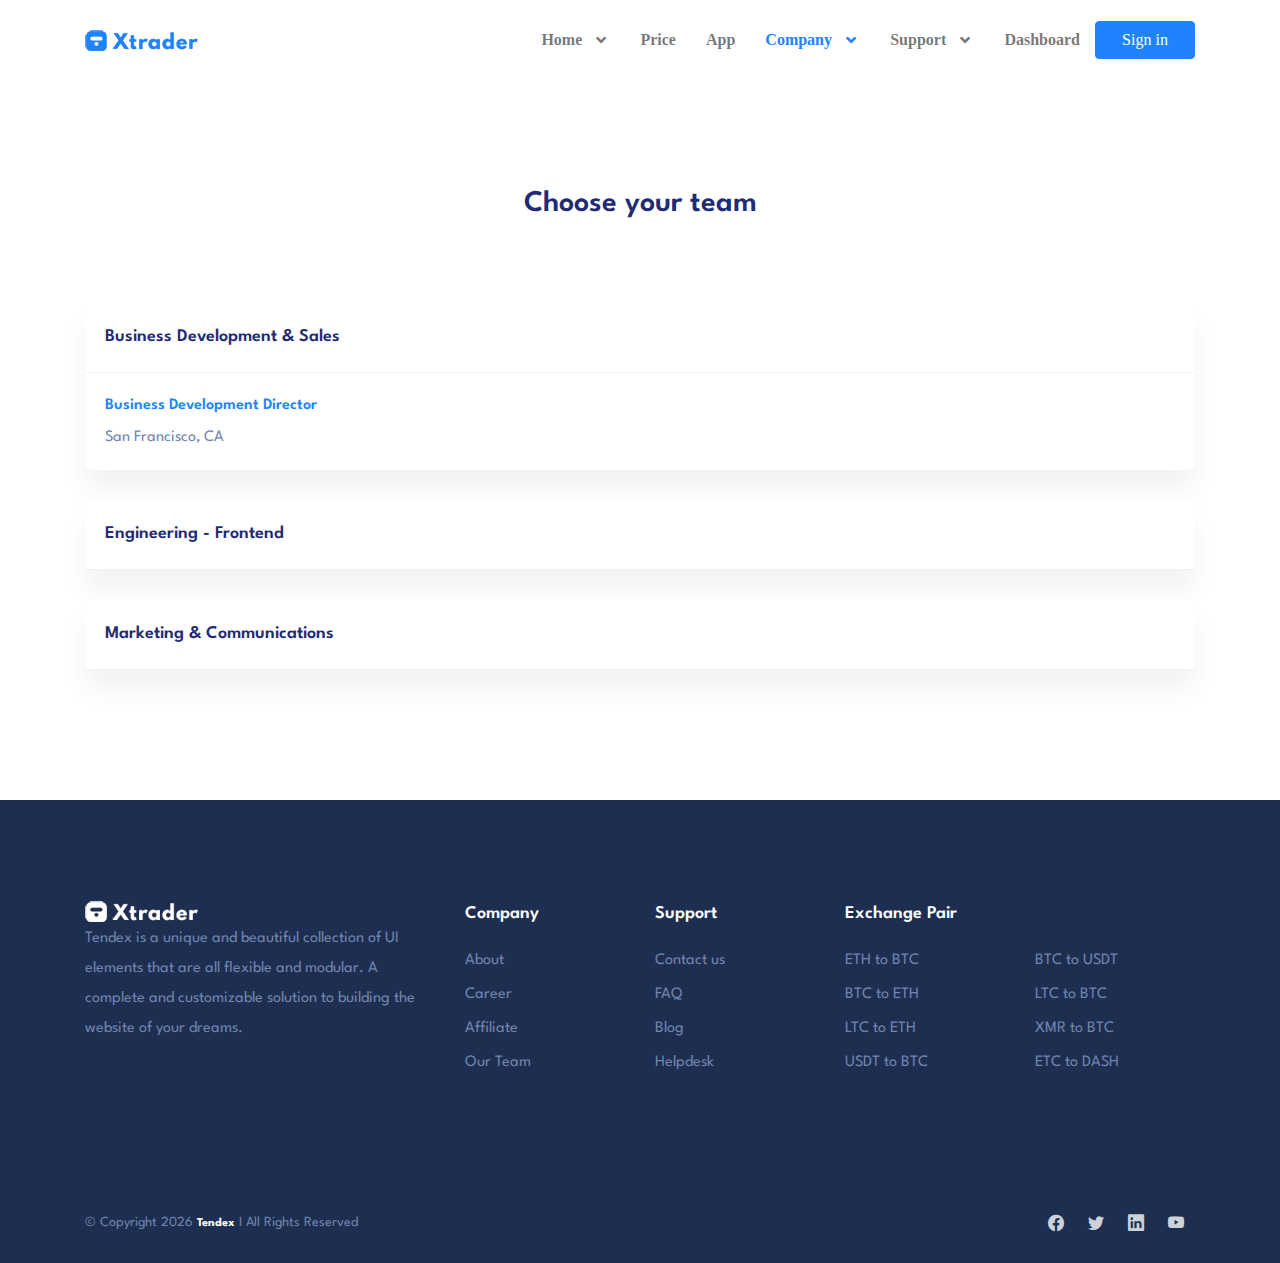
<file: career.html>
<!DOCTYPE html>
<html lang="en">
  <head>
    <meta charset="UTF-8" />
    <meta name="viewport" content="width=device-width, initial-scale=1.0" />
    <meta http-equiv="X-UA-Compatible" content="ie=edge" />
    <title>Tendex</title>
    <!-- Favicon icon -->
    <link
      rel="icon"
      type="image/png"
      sizes="16x16"
      href="./images/favicon.png"
    />
    <!-- Custom Stylesheet -->

    <link rel="stylesheet" href="./css/style.css" />
  </head>

  <body class="@@dashboard">
    <div id="preloader"><i>.</i><i>.</i><i>.</i></div>

    <div id="main-wrapper">
      <div class="header landing @@headerClass">
        <div class="container">
          <div class="row">
            <div class="col-xl-12">
              <div class="navigation">
                <nav class="navbar navbar-expand-lg navbar-light">
                  <div class="brand-logo">
                    <a href="index.html">
                      <img
                        src="./images/logo.png"
                        alt=""
                        class="logo-primary"
                      />
                      <img src="./images/logow.png" alt="" class="logo-white" />
                    </a>
                  </div>
                  <button
                    class="navbar-toggler"
                    type="button"
                    data-toggle="collapse"
                    data-target="#navbarNavDropdown"
                    aria-controls="navbarNavDropdown"
                    aria-expanded="false"
                    aria-label="Toggle navigation"
                  >
                    <span class="navbar-toggler-icon"></span>
                  </button>
                  <div class="collapse navbar-collapse" id="navbarNavDropdown">
                    <ul class="navbar-nav ms-auto">
                      <li class="nav-item dropdown">
                        <a
                          class="nav-link dropdown-toggle"
                          href="#"
                          data-toggle="dropdown"
                          >Home
                        </a>
                        <div class="dropdown-menu">
                          <a class="dropdown-item" href="./index.html"
                            >Home 1</a
                          >
                          <a class="dropdown-item" href="./index2.html"
                            >Home 2</a
                          >
                          <a class="dropdown-item" href="./index3.html"
                            >Home 3</a
                          >
                          <!-- <a class="dropdown-item" href="./index4.html">Home 4</a>
                                        <a class="dropdown-item" href="./index5.html">Home 5</a>
                                        <a class="dropdown-item" href="./index6.html">Home 6</a>
                                        <a class="dropdown-item" href="./index7.html">Home 7</a> -->
                        </div>
                      </li>
                      <!-- <li class="nav-item">
                                    <a class="nav-link" href="./index.html">Home</a>
                                </li> -->
                      <li class="nav-item">
                        <a class="nav-link" href="./price.html">Price</a>
                      </li>
                      <li class="nav-item">
                        <a class="nav-link" href="./app.html">App</a>
                      </li>
                      <li class="nav-item dropdown">
                        <a
                          class="nav-link dropdown-toggle text-primary"
                          href="#"
                          data-toggle="dropdown"
                          >Company
                        </a>
                        <div class="dropdown-menu">
                          <a class="dropdown-item" href="./about.html"
                            >About us</a
                          >
                          <a class="dropdown-item" href="./team.html">Team</a>
                          <a class="dropdown-item" href="./blog.html">Blog</a>
                          <a
                            class="dropdown-item text-primary"
                            href="./career.html"
                            >Career</a
                          >
                        </div>
                      </li>
                      <li class="nav-item dropdown">
                        <a
                          class="nav-link dropdown-toggle"
                          href="#"
                          data-toggle="dropdown"
                          >Support
                        </a>
                        <div class="dropdown-menu">
                          <a class="dropdown-item" href="./contact.html"
                            >Contact us</a
                          >
                          <a class="dropdown-item" href="./helpdesk.html"
                            >Help Desk</a
                          >
                          <a class="dropdown-item" href="./privacy-policy.html"
                            >Privacy</a
                          >
                          <a class="dropdown-item" href="./faq.html">FAQ</a>
                        </div>
                      </li>
                      <li class="nav-item">
                        <a class="nav-link" href="./dashboard.html"
                          >Dashboard</a
                        >
                      </li>
                    </ul>
                  </div>

                  <div class="signin-btn">
                    <a class="btn btn-primary" href="./signin.html">Sign in</a>
                  </div>
                </nav>
              </div>
            </div>
          </div>
        </div>
      </div>

      <div class="choose-team section-padding">
        <div class="container">
          <div class="row justify-content-center">
            <div class="col-xl-6">
              <div class="section-title text-center">
                <h2>Choose your team</h2>
              </div>
            </div>
          </div>
          <div class="row">
            <div class="col-xl-12 col-xxl-12">
              <div id="accordion-faq" class="accordion">
                <div class="card">
                  <div class="card-header">
                    <h4
                      class="mb-0 collapsed c-pointer"
                      data-toggle="collapse"
                      data-target="#collapseOne1"
                    >
                      <i class="fa"></i>Business Development & Sales
                    </h4>
                  </div>
                  <div
                    id="collapseOne1"
                    class="collapse show"
                    data-parent="#accordion-faq"
                  >
                    <div class="card-body">
                      <div>
                        <h5 class="text-primary">
                          Business Development Director
                        </h5>
                        <span>San Francisco, CA</span>
                      </div>
                    </div>
                  </div>
                </div>
                <div class="card">
                  <div class="card-header">
                    <h4
                      class="mb-0 collapsed c-pointer"
                      data-toggle="collapse"
                      data-target="#collapseTwo2"
                    >
                      <i class="fa"></i>Engineering - Frontend
                    </h4>
                  </div>
                  <div
                    id="collapseTwo2"
                    class="collapse"
                    data-parent="#accordion-faq"
                  >
                    <div class="card-body">
                      <div>
                        <h5 class="text-primary">
                          Frontend Engineer, Identity
                        </h5>
                        <span>San Francisco, CA</span>
                      </div>
                    </div>
                  </div>
                </div>
                <div class="card">
                  <div class="card-header">
                    <h4
                      class="mb-0 collapsed c-pointer"
                      data-toggle="collapse"
                      data-target="#collapseThree3"
                    >
                      <i class="fa"></i>Marketing & Communications
                    </h4>
                  </div>
                  <div
                    id="collapseThree3"
                    class="collapse"
                    data-parent="#accordion-faq"
                  >
                    <div class="card-body">
                      <div>
                        <h5 class="text-primary">
                          Head of Product and Performance Marketing
                        </h5>
                        <span>San Francisco, CA</span>
                      </div>
                    </div>
                  </div>
                </div>
              </div>
            </div>
          </div>
        </div>
      </div>

      <div class="bottom section-padding">
        <div class="container">
          <div class="row">
            <div class="col-xl-4">
              <div class="bottom-logo">
                <img class="pb-3" src="./images/logow.png" alt="" />

                <p>
                  Tendex is a unique and beautiful collection of UI elements
                  that are all flexible and modular. A complete and customizable
                  solution to building the website of your dreams.
                </p>
              </div>
            </div>
            <div class="col-xl-2">
              <div class="bottom-widget">
                <h4 class="widget-title">Company</h4>
                <ul>
                  <li><a href="about.html">About</a></li>
                  <li><a href="career.html">Career</a></li>
                  <li><a href="#">Affiliate</a></li>
                  <li><a href="team.html">Our Team</a></li>
                </ul>
              </div>
            </div>
            <div class="col-xl-2">
              <div class="bottom-widget">
                <h4 class="widget-title">Support</h4>
                <ul>
                  <li><a href="contact.html">Contact us</a></li>
                  <li><a href="faq.html">FAQ</a></li>
                  <li><a href="blog.html">Blog</a></li>
                  <li><a href="helpdesk.html">Helpdesk</a></li>
                </ul>
              </div>
            </div>
            <div class="col-xl-4">
              <div class="bottom-widget">
                <h4 class="widget-title">Exchange Pair</h4>
                <div class="row">
                  <div class="col-xl-6">
                    <ul>
                      <li><a href="#">ETH to BTC</a></li>
                      <li><a href="#">BTC to ETH</a></li>
                      <li><a href="#">LTC to ETH</a></li>
                      <li><a href="#">USDT to BTC</a></li>
                    </ul>
                  </div>
                  <div class="col-xl-6">
                    <ul>
                      <li><a href="#">BTC to USDT</a></li>
                      <li><a href="#">LTC to BTC</a></li>
                      <li><a href="#">XMR to BTC</a></li>
                      <li><a href="#">ETC to DASH</a></li>
                    </ul>
                  </div>
                </div>
              </div>
            </div>
          </div>
        </div>
      </div>

      <div class="footer">
        <div class="container">
          <div class="row">
            <div class="col-xl-6 col-lg-6 col-md-6 col-sm-6 col-12">
              <div class="copyright">
                <p>
                  © Copyright <span id="year"></span> <a href="#">Tendex</a> I
                  All Rights Reserved
                </p>
              </div>
            </div>
            <div class="col-xl-6 col-lg-6 col-md-6 col-sm-6 col-12">
              <div class="footer-social">
                <ul>
                  <li>
                    <a href="#"><i class="bi bi-facebook"></i></a>
                  </li>
                  <li>
                    <a href="#"><i class="bi bi-twitter"></i></a>
                  </li>
                  <li>
                    <a href="#"><i class="bi bi-linkedin"></i></a>
                  </li>
                  <li>
                    <a href="#"><i class="bi bi-youtube"></i></a>
                  </li>
                </ul>
              </div>
            </div>
          </div>
        </div>
      </div>
    </div>

    <script src="./vendor/jquery/jquery.min.js"></script>
    <script src="./vendor/bootstrap/js/bootstrap.bundle.min.js"></script>

    <script src="./js/scripts.js"></script>
  </body>
</html>
</file>
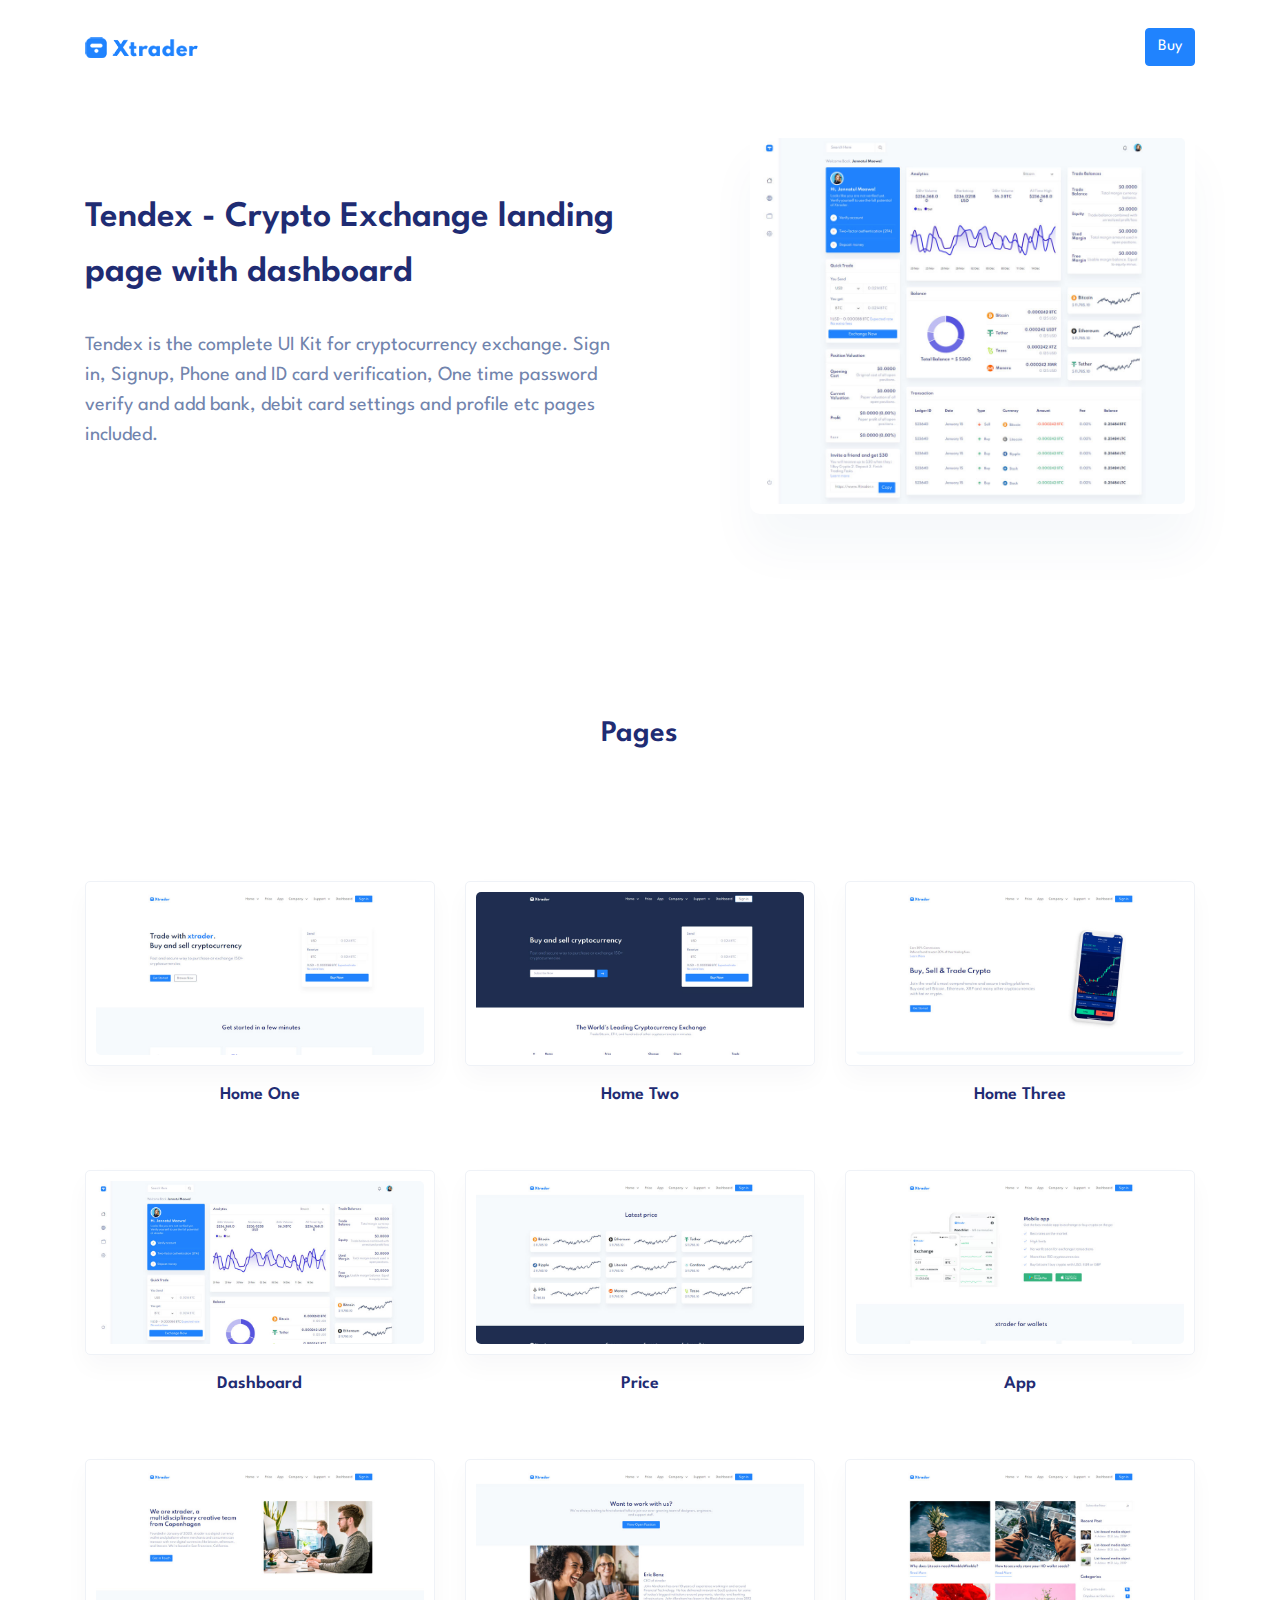
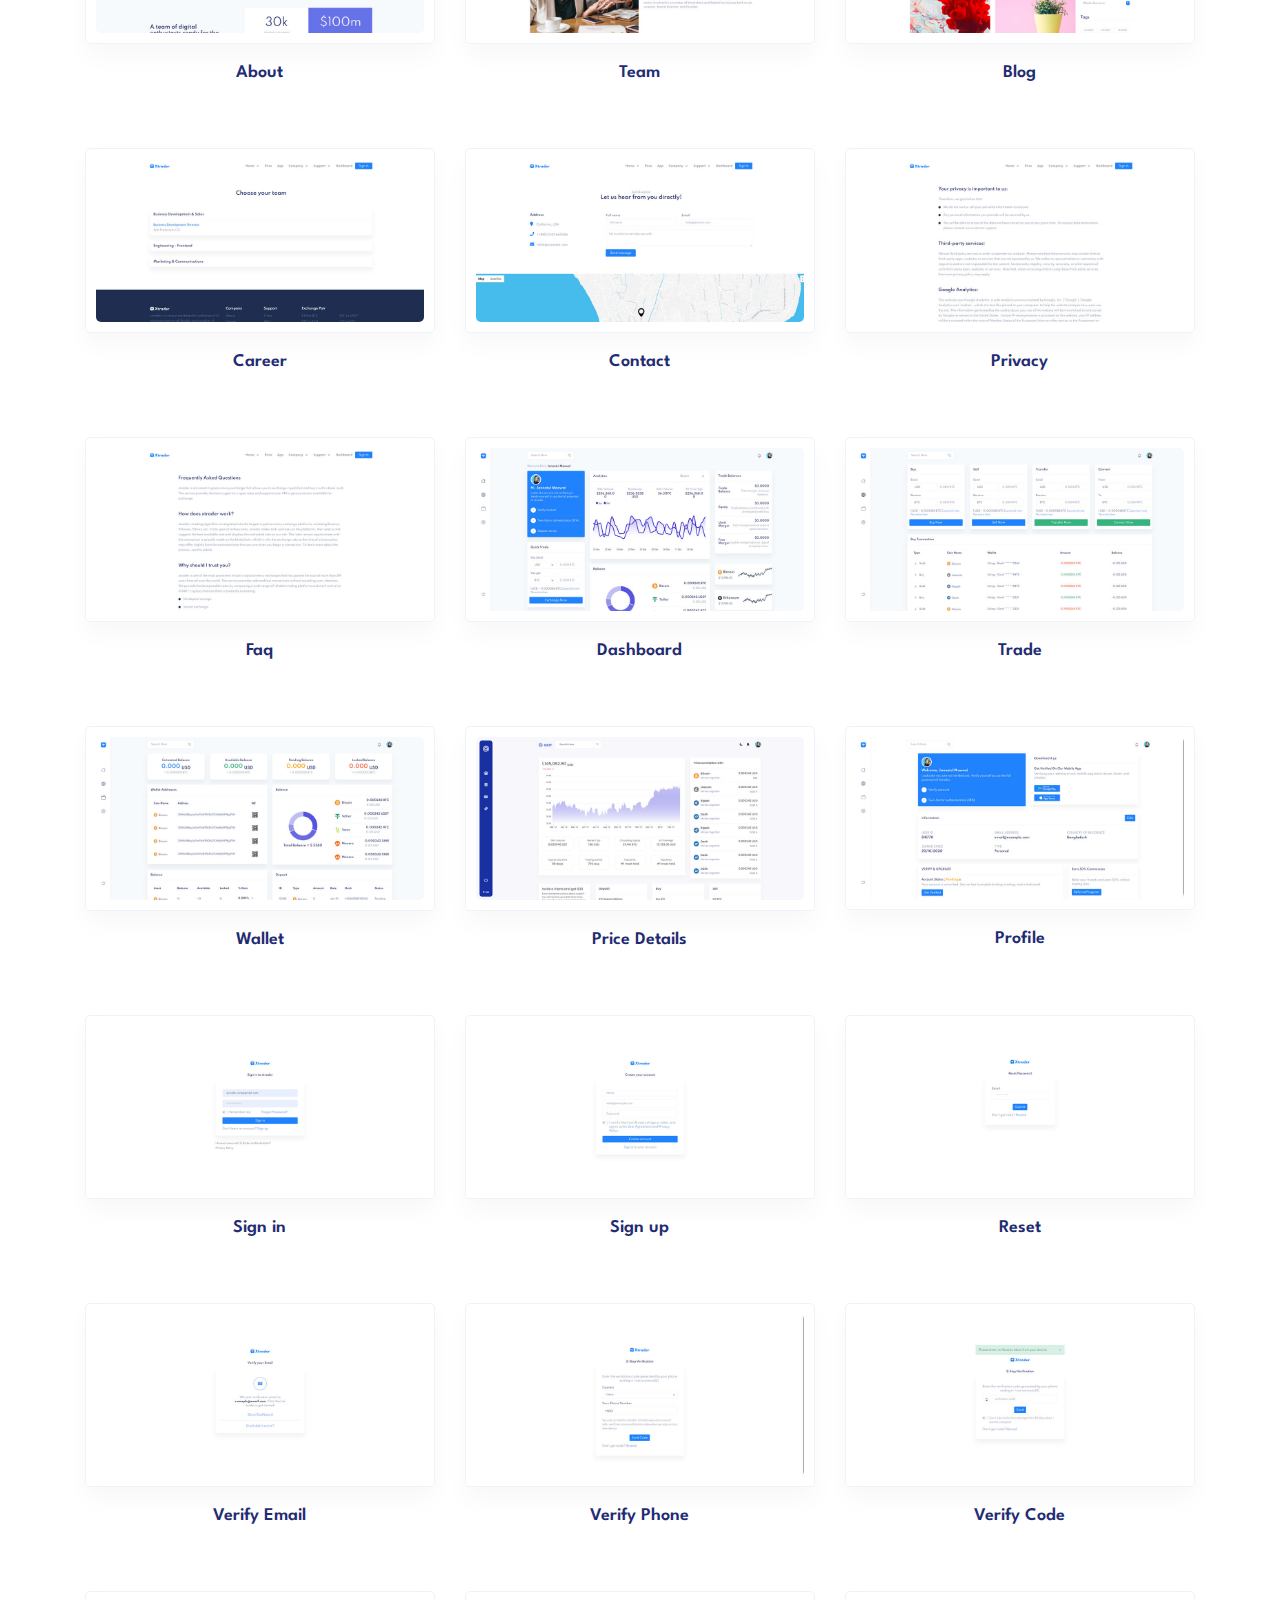
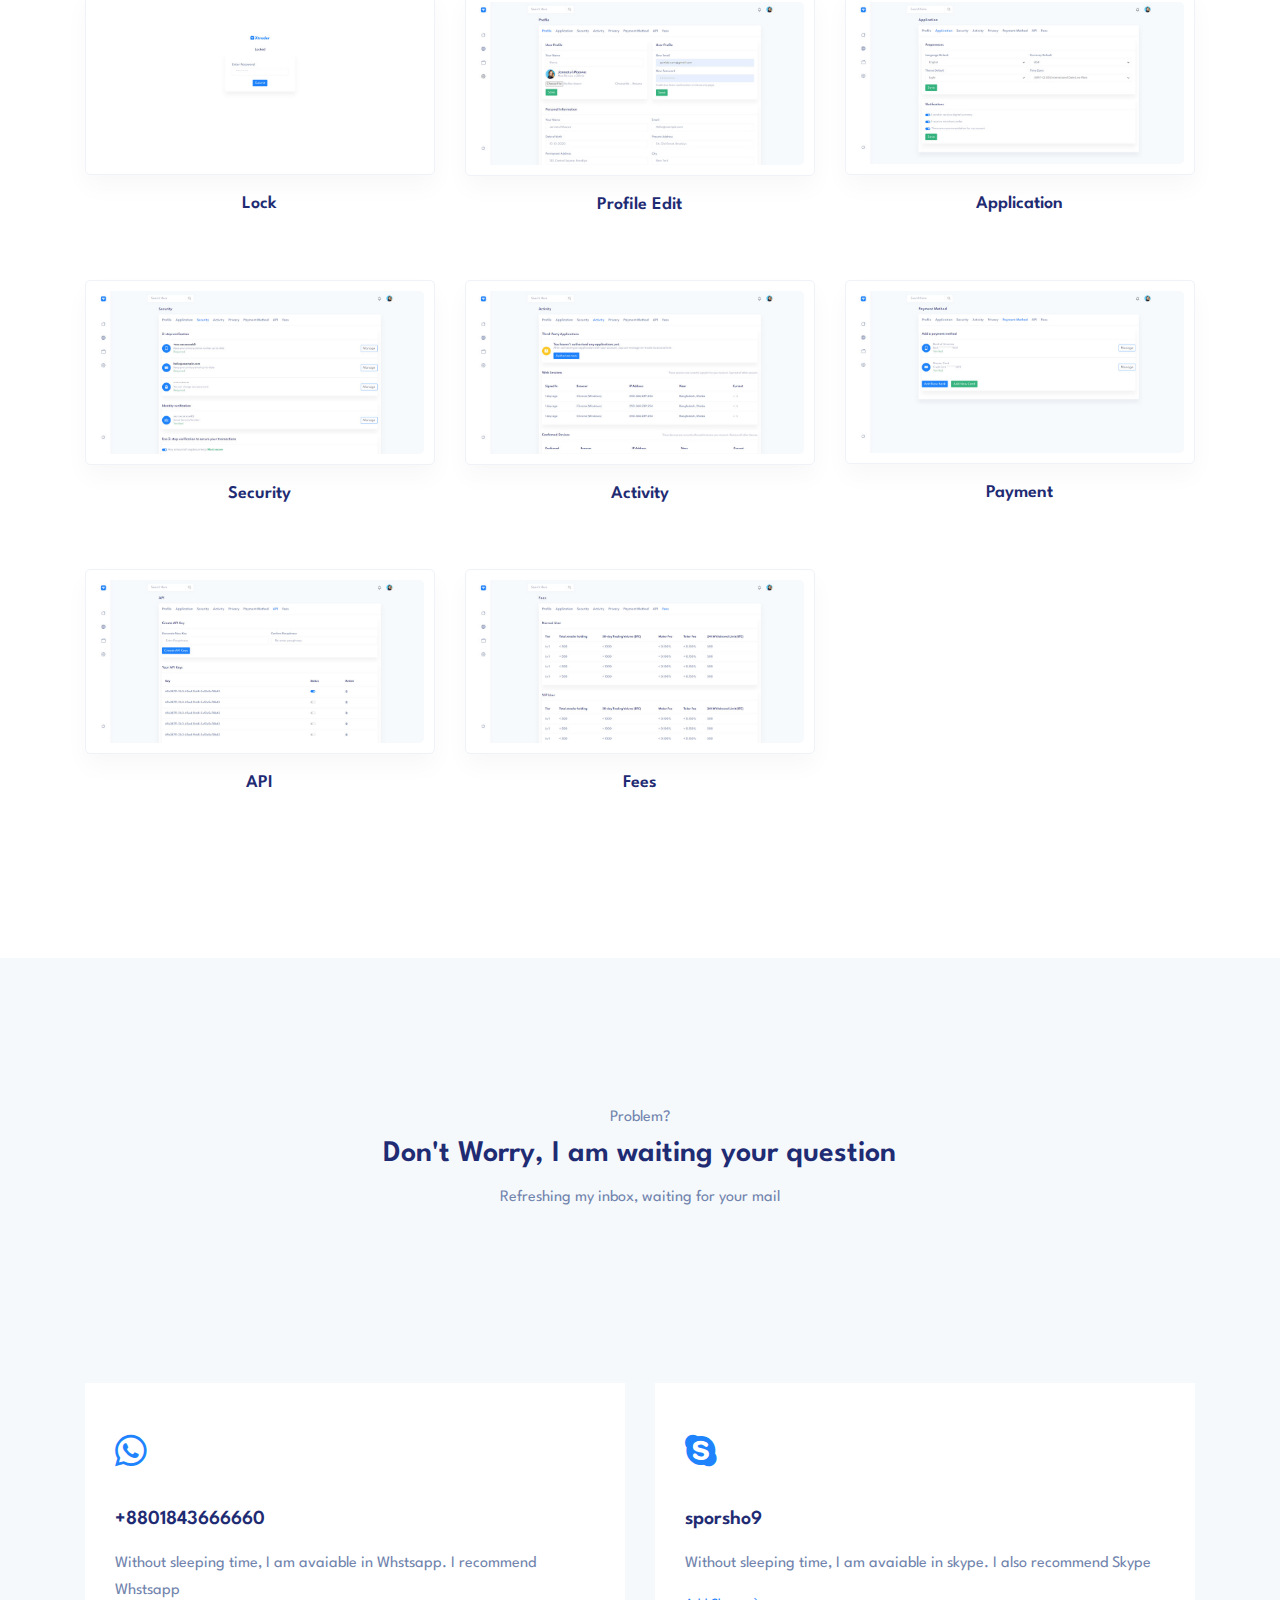
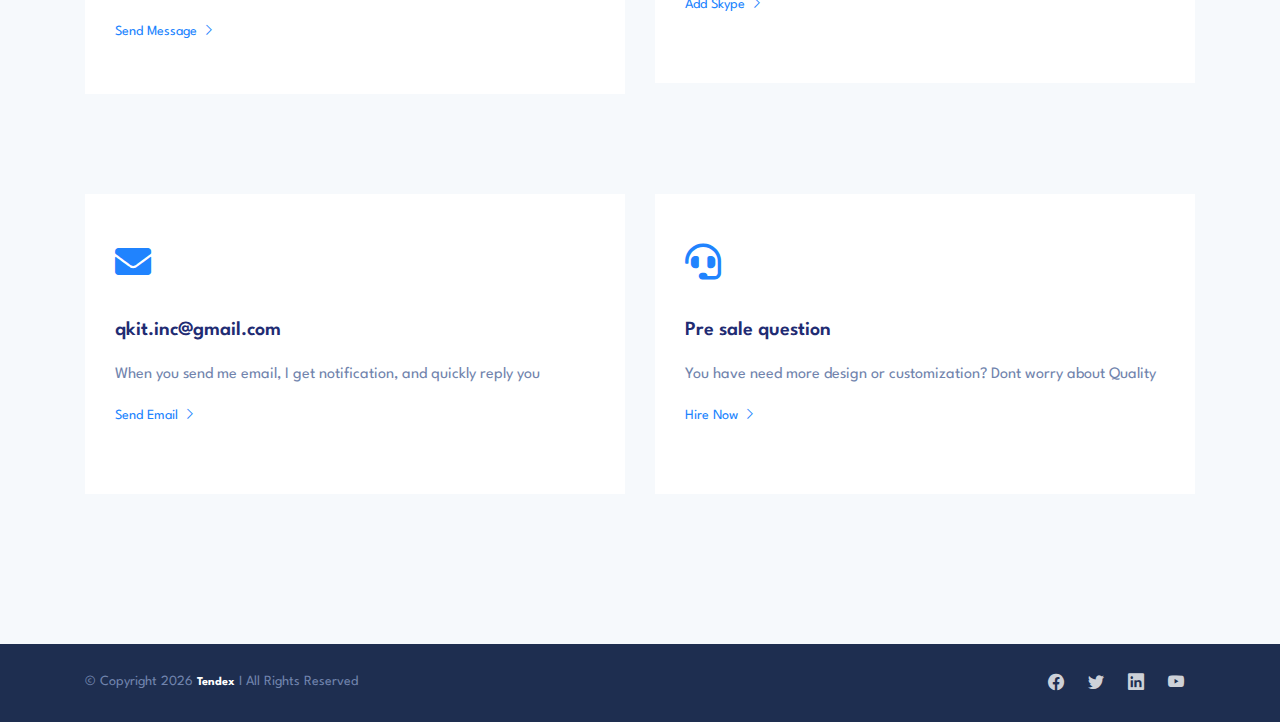
<file: demo.html>
<!DOCTYPE html>
<html lang="en">
  <head>
    <meta charset="UTF-8" />
    <meta name="viewport" content="width=device-width, initial-scale=1.0" />
    <meta http-equiv="X-UA-Compatible" content="ie=edge" />
    <title>Tendex</title>
    <!-- Favicon icon -->
    <link
      rel="icon"
      type="image/png"
      sizes="16x16"
      href="./images/favicon.png"
    />
    <!-- Custom Stylesheet -->

    <link rel="stylesheet" href="./css/style.css" />
  </head>

  <body class="@@dashboard">
    <div id="preloader"><i>.</i><i>.</i><i>.</i></div>

    <div id="main-wrapper">
      <div class="header landing">
        <div class="container">
          <div class="row">
            <div class="col-xl-12">
              <nav class="navbar">
                <div class="brand-logo">
                  <a href="index.html">
                    <img src="./images/logo.png" alt="" />
                  </a>
                </div>
                <div class="header-right">
                  <div class="dark-light-toggle" onclick="themeToggle()">
                    <span class="dark"><i class="icofont-moon"></i></span>
                    <span class="light"><i class="icofont-sun-alt"></i></span>
                  </div>
                  <a href="#" class="btn btn-primary">Buy</a>
                </div>
              </nav>
            </div>
          </div>
        </div>
      </div>

      <div class="intro" id="intro" data-scroll-index="0">
        <div class="container">
          <div class="row align-items-center justify-content-between">
            <div class="col-xl-6 col-md-6">
              <div class="intro-content my-5">
                <h1>Tendex - Crypto Exchange landing page with dashboard</h1>
                <p>
                  Tendex is the complete UI Kit for cryptocurrency exchange.
                  Sign in, Signup, Phone and ID card verification, One time
                  password verify and add bank, debit card settings and profile
                  etc pages included.
                </p>
                <!-- <div class="intro-btn">
                                <a href="#" class="btn btn-primary me-3" data-scroll-nav="1">View Demo</a>
                                <a href="#" class="btn btn-outline-primary">Buy</a>
                            </div> -->
              </div>
            </div>
            <div class="col-xl-5 col-md-6 py-md-5">
              <div class="intro-demo_img">
                <img
                  src="./images/demo/portfolio.jpg"
                  alt=""
                  class="img-fluid"
                />
              </div>
            </div>
          </div>
        </div>
      </div>

      <div class="demo section-padding">
        <div class="container">
          <div class="row py-lg-5 justify-content-center">
            <div class="col-xl-7">
              <div class="section-title text-center">
                <h2>Pages</h2>
              </div>
            </div>
          </div>
          <div class="row">
            <div class="col-xl-4 col-md-4 col-sm-6">
              <div class="demo_img">
                <a href="./index.html" target="_blank">
                  <div class="img-wrap">
                    <img
                      src="./images/demo/home.jpg"
                      alt=""
                      class="img-fluid"
                    />
                  </div>
                </a>
                <h4>Home One</h4>
              </div>
            </div>
            <div class="col-xl-4 col-md-4 col-sm-6">
              <div class="demo_img">
                <a href="./index2.html" target="_blank">
                  <div class="img-wrap">
                    <img
                      src="./images/demo/home2.jpg"
                      alt=""
                      class="img-fluid"
                    />
                  </div>
                </a>
                <h4>Home Two</h4>
              </div>
            </div>
            <div class="col-xl-4 col-md-4 col-sm-6">
              <div class="demo_img">
                <a href="./index3.html" target="_blank">
                  <div class="img-wrap">
                    <img
                      src="./images/demo/home3.jpg"
                      alt=""
                      class="img-fluid"
                    />
                  </div>
                </a>
                <h4>Home Three</h4>
              </div>
            </div>
            <div class="col-xl-4 col-md-4 col-sm-6">
              <div class="demo_img">
                <a href="./dashboard.html" target="_blank">
                  <div class="img-wrap">
                    <img
                      src="./images/demo/dashboard.jpg"
                      alt=""
                      class="img-fluid"
                    />
                  </div>
                </a>
                <h4>Dashboard</h4>
              </div>
            </div>
            <div class="col-xl-4 col-md-4 col-sm-6">
              <div class="demo_img">
                <a href="./price.html" target="_blank">
                  <div class="img-wrap">
                    <img
                      src="./images/demo/price.jpg"
                      alt=""
                      class="img-fluid"
                    />
                  </div>
                </a>
                <h4>Price</h4>
              </div>
            </div>
            <div class="col-xl-4 col-md-4 col-sm-6">
              <div class="demo_img">
                <a href="./app.html" target="_blank">
                  <div class="img-wrap">
                    <img src="./images/demo/app.jpg" alt="" class="img-fluid" />
                  </div>
                </a>
                <h4>App</h4>
              </div>
            </div>
            <div class="col-xl-4 col-md-4 col-sm-6">
              <div class="demo_img">
                <a href="./about.html" target="_blank">
                  <div class="img-wrap">
                    <img
                      src="./images/demo/about.jpg"
                      alt=""
                      class="img-fluid"
                    />
                  </div>
                </a>
                <h4>About</h4>
              </div>
            </div>
            <div class="col-xl-4 col-md-4 col-sm-6">
              <div class="demo_img">
                <a href="./team.html" target="_blank">
                  <div class="img-wrap">
                    <img
                      src="./images/demo/team.jpg"
                      alt=""
                      class="img-fluid"
                    />
                  </div>
                </a>
                <h4>Team</h4>
              </div>
            </div>
            <div class="col-xl-4 col-md-4 col-sm-6">
              <div class="demo_img">
                <a href="./blog.html" target="_blank">
                  <div class="img-wrap">
                    <img
                      src="./images/demo/blog.jpg"
                      alt=""
                      class="img-fluid"
                    />
                  </div>
                </a>
                <h4>Blog</h4>
              </div>
            </div>
            <div class="col-xl-4 col-md-4 col-sm-6">
              <div class="demo_img">
                <a href="./career.html" target="_blank">
                  <div class="img-wrap">
                    <img
                      src="./images/demo/career.jpg"
                      alt=""
                      class="img-fluid"
                    />
                  </div>
                </a>
                <h4>Career</h4>
              </div>
            </div>
            <div class="col-xl-4 col-md-4 col-sm-6">
              <div class="demo_img">
                <a href="./contact.html" target="_blank">
                  <div class="img-wrap">
                    <img
                      src="./images/demo/contact.jpg"
                      alt=""
                      class="img-fluid"
                    />
                  </div>
                </a>
                <h4>Contact</h4>
              </div>
            </div>
            <div class="col-xl-4 col-md-4 col-sm-6">
              <div class="demo_img">
                <a href="./privacy-policy.html" target="_blank">
                  <div class="img-wrap">
                    <img
                      src="./images/demo/privacy.jpg"
                      alt=""
                      class="img-fluid"
                    />
                  </div>
                </a>
                <h4>Privacy</h4>
              </div>
            </div>
            <div class="col-xl-4 col-md-4 col-sm-6">
              <div class="demo_img">
                <a href="./faq.html" target="_blank">
                  <div class="img-wrap">
                    <img src="./images/demo/faq.jpg" alt="" class="img-fluid" />
                  </div>
                </a>
                <h4>Faq</h4>
              </div>
            </div>
            <div class="col-xl-4 col-md-4 col-sm-6">
              <div class="demo_img">
                <a href="./dashboard.html" target="_blank">
                  <div class="img-wrap">
                    <img
                      src="./images/demo/dashboard.jpg"
                      alt=""
                      class="img-fluid"
                    />
                  </div>
                </a>
                <h4>Dashboard</h4>
              </div>
            </div>
            <div class="col-xl-4 col-md-4 col-sm-6">
              <div class="demo_img">
                <a href="./buy-sell.html" target="_blank">
                  <div class="img-wrap">
                    <img
                      src="./images/demo/trade.jpg"
                      alt=""
                      class="img-fluid"
                    />
                  </div>
                </a>
                <h4>Trade</h4>
              </div>
            </div>
            <div class="col-xl-4 col-md-4 col-sm-6">
              <div class="demo_img">
                <a href="./accounts.html" target="_blank">
                  <div class="img-wrap">
                    <img
                      src="./images/demo/wallet.jpg"
                      alt=""
                      class="img-fluid"
                    />
                  </div>
                </a>
                <h4>Wallet</h4>
              </div>
            </div>
            <div class="col-xl-4 col-md-4 col-sm-6">
              <div class="demo_img">
                <a href="./price-details.html" target="_blank">
                  <div class="img-wrap">
                    <img
                      src="./images/demo/price-details.jpg"
                      alt=""
                      class="img-fluid"
                    />
                  </div>
                </a>
                <h4>Price Details</h4>
              </div>
            </div>
            <div class="col-xl-4 col-md-4 col-sm-6">
              <div class="demo_img">
                <a href="./profile.html" target="_blank">
                  <div class="img-wrap">
                    <img
                      src="./images/demo/profile.jpg"
                      alt=""
                      class="img-fluid"
                    />
                  </div>
                </a>
                <h4>Profile</h4>
              </div>
            </div>
            <div class="col-xl-4 col-md-4 col-sm-6">
              <div class="demo_img">
                <a href="./signin.html" target="_blank">
                  <div class="img-wrap">
                    <img
                      src="./images/demo/signin.jpg"
                      alt=""
                      class="img-fluid"
                    />
                  </div>
                </a>
                <h4>Sign in</h4>
              </div>
            </div>
            <div class="col-xl-4 col-md-4 col-sm-6">
              <div class="demo_img">
                <a href="./signup.html" target="_blank">
                  <div class="img-wrap">
                    <img
                      src="./images/demo/signup.jpg"
                      alt=""
                      class="img-fluid"
                    />
                  </div>
                </a>
                <h4>Sign up</h4>
              </div>
            </div>
            <div class="col-xl-4 col-md-4 col-sm-6">
              <div class="demo_img">
                <a href="./reset.html" target="_blank">
                  <div class="img-wrap">
                    <img
                      src="./images/demo/reset.jpg"
                      alt=""
                      class="img-fluid"
                    />
                  </div>
                </a>
                <h4>Reset</h4>
              </div>
            </div>
            <div class="col-xl-4 col-md-4 col-sm-6">
              <div class="demo_img">
                <a href="./verify-email.html" target="_blank">
                  <div class="img-wrap">
                    <img
                      src="./images/demo/verify-email.jpg"
                      alt=""
                      class="img-fluid"
                    />
                  </div>
                </a>
                <h4>Verify Email</h4>
              </div>
            </div>
            <div class="col-xl-4 col-md-4 col-sm-6">
              <div class="demo_img">
                <a href="./otp-1.html" target="_blank">
                  <div class="img-wrap">
                    <img
                      src="./images/demo/verify-phone.jpg"
                      alt=""
                      class="img-fluid"
                    />
                  </div>
                </a>
                <h4>Verify Phone</h4>
              </div>
            </div>
            <div class="col-xl-4 col-md-4 col-sm-6">
              <div class="demo_img">
                <a href="./otp-2.html" target="_blank">
                  <div class="img-wrap">
                    <img
                      src="./images/demo/verify-code.jpg"
                      alt=""
                      class="img-fluid"
                    />
                  </div>
                </a>
                <h4>Verify Code</h4>
              </div>
            </div>
            <div class="col-xl-4 col-md-4 col-sm-6">
              <div class="demo_img">
                <a href="./lock.html" target="_blank">
                  <div class="img-wrap">
                    <img
                      src="./images/demo/lock.jpg"
                      alt=""
                      class="img-fluid"
                    />
                  </div>
                </a>
                <h4>Lock</h4>
              </div>
            </div>
            <div class="col-xl-4 col-md-4 col-sm-6">
              <div class="demo_img">
                <a href="./settings-profile.html" target="_blank">
                  <div class="img-wrap">
                    <img
                      src="./images/demo/profile-edit.jpg"
                      alt=""
                      class="img-fluid"
                    />
                  </div>
                </a>
                <h4>Profile Edit</h4>
              </div>
            </div>
            <div class="col-xl-4 col-md-4 col-sm-6">
              <div class="demo_img">
                <a href="./settings-application.html" target="_blank">
                  <div class="img-wrap">
                    <img
                      src="./images/demo/application.jpg"
                      alt=""
                      class="img-fluid"
                    />
                  </div>
                </a>
                <h4>Application</h4>
              </div>
            </div>
            <div class="col-xl-4 col-md-4 col-sm-6">
              <div class="demo_img">
                <a href="./settings-security.html" target="_blank">
                  <div class="img-wrap">
                    <img
                      src="./images/demo/security.jpg"
                      alt=""
                      class="img-fluid"
                    />
                  </div>
                </a>
                <h4>Security</h4>
              </div>
            </div>
            <div class="col-xl-4 col-md-4 col-sm-6">
              <div class="demo_img">
                <a href="./settings-activity.html" target="_blank">
                  <div class="img-wrap">
                    <img
                      src="./images/demo/activity.jpg"
                      alt=""
                      class="img-fluid"
                    />
                  </div>
                </a>
                <h4>Activity</h4>
              </div>
            </div>
            <div class="col-xl-4 col-md-4 col-sm-6">
              <div class="demo_img">
                <a href="./settings-payment-method.html" target="_blank">
                  <div class="img-wrap">
                    <img
                      src="./images/demo/payment.jpg"
                      alt=""
                      class="img-fluid"
                    />
                  </div>
                </a>
                <h4>Payment</h4>
              </div>
            </div>
            <div class="col-xl-4 col-md-4 col-sm-6">
              <div class="demo_img">
                <a href="./settings-api.html" target="_blank">
                  <div class="img-wrap">
                    <img src="./images/demo/api.jpg" alt="" class="img-fluid" />
                  </div>
                </a>
                <h4>API</h4>
              </div>
            </div>
            <div class="col-xl-4 col-md-4 col-sm-6">
              <div class="demo_img">
                <a href="./settings-fees.html" target="_blank">
                  <div class="img-wrap">
                    <img
                      src="./images/demo/fees.jpg"
                      alt=""
                      class="img-fluid"
                    />
                  </div>
                </a>
                <h4>Fees</h4>
              </div>
            </div>
          </div>
        </div>
      </div>

      <div class="features section-padding bg-light" data-scroll-index="2">
        <div class="container">
          <div class="row py-lg-5 justify-content-center">
            <div class="col-xl-7">
              <div class="section-title text-center">
                <span>Problem?</span>
                <h2>Don't Worry, I am waiting your question</h2>
                <p>Refreshing my inbox, waiting for your mail</p>
              </div>
            </div>
          </div>
          <div class="row">
            <div class="col-md-6">
              <div class="customer-support-content">
                <span><i class="fab fa-whatsapp"></i></span>
                <h4>+8801843666660</h4>
                <p>
                  Without sleeping time, I am avaiable in Whstsapp. I recommend
                  Whstsapp
                </p>
                <a href="https://api.whatsapp.com/send?phone=008801843666660"
                  >Send Message <i class="la la-angle-right"></i
                ></a>
              </div>
            </div>
            <div class="col-md-6">
              <div class="customer-support-content">
                <span><i class="fab fa-skype"></i></span>
                <h4>sporsho9</h4>
                <p>
                  Without sleeping time, I am avaiable in skype. I also
                  recommend Skype
                </p>
                <a href="skype:profile_name?sporsho9"
                  >Add Skype <i class="la la-angle-right"></i
                ></a>
              </div>
            </div>
            <div class="col-md-6">
              <div class="customer-support-content">
                <span><i class="fas fa-envelope"></i></span>
                <h4>qkit.inc@gmail.com</h4>
                <p>
                  When you send me email, I get notification, and quickly reply
                  you
                </p>
                <a href="mailto:qkit.inc@gmail.com"
                  >Send Email <i class="la la-angle-right"></i
                ></a>
              </div>
            </div>
            <div class="col-md-6">
              <div class="customer-support-content">
                <span><i class="fas fa-headset"></i></span>
                <h4>Pre sale question</h4>
                <p>
                  You have need more design or customization? Dont worry about
                  Quality
                </p>
                <a
                  href="https://docs.google.com/forms/d/109oFBGTIIuWEt5JbmyqQE0vUc8hLw1pKxuFpQwE5Vig"
                  >Hire Now <i class="la la-angle-right"></i
                ></a>
              </div>
            </div>
          </div>
        </div>
      </div>

      <div class="footer">
        <div class="container">
          <div class="row">
            <div class="col-xl-6 col-lg-6 col-md-6 col-sm-6 col-12">
              <div class="copyright">
                <p>
                  © Copyright <span id="year"></span> <a href="#">Tendex</a> I
                  All Rights Reserved
                </p>
              </div>
            </div>
            <div class="col-xl-6 col-lg-6 col-md-6 col-sm-6 col-12">
              <div class="footer-social">
                <ul>
                  <li>
                    <a href="#"><i class="bi bi-facebook"></i></a>
                  </li>
                  <li>
                    <a href="#"><i class="bi bi-twitter"></i></a>
                  </li>
                  <li>
                    <a href="#"><i class="bi bi-linkedin"></i></a>
                  </li>
                  <li>
                    <a href="#"><i class="bi bi-youtube"></i></a>
                  </li>
                </ul>
              </div>
            </div>
          </div>
        </div>
      </div>
    </div>

    <script src="./vendor/jquery/jquery.min.js"></script>
    <script src="./vendor/bootstrap/js/bootstrap.bundle.min.js"></script>

    <script src="./js/scripts.js"></script>
  </body>
</html>
</file>
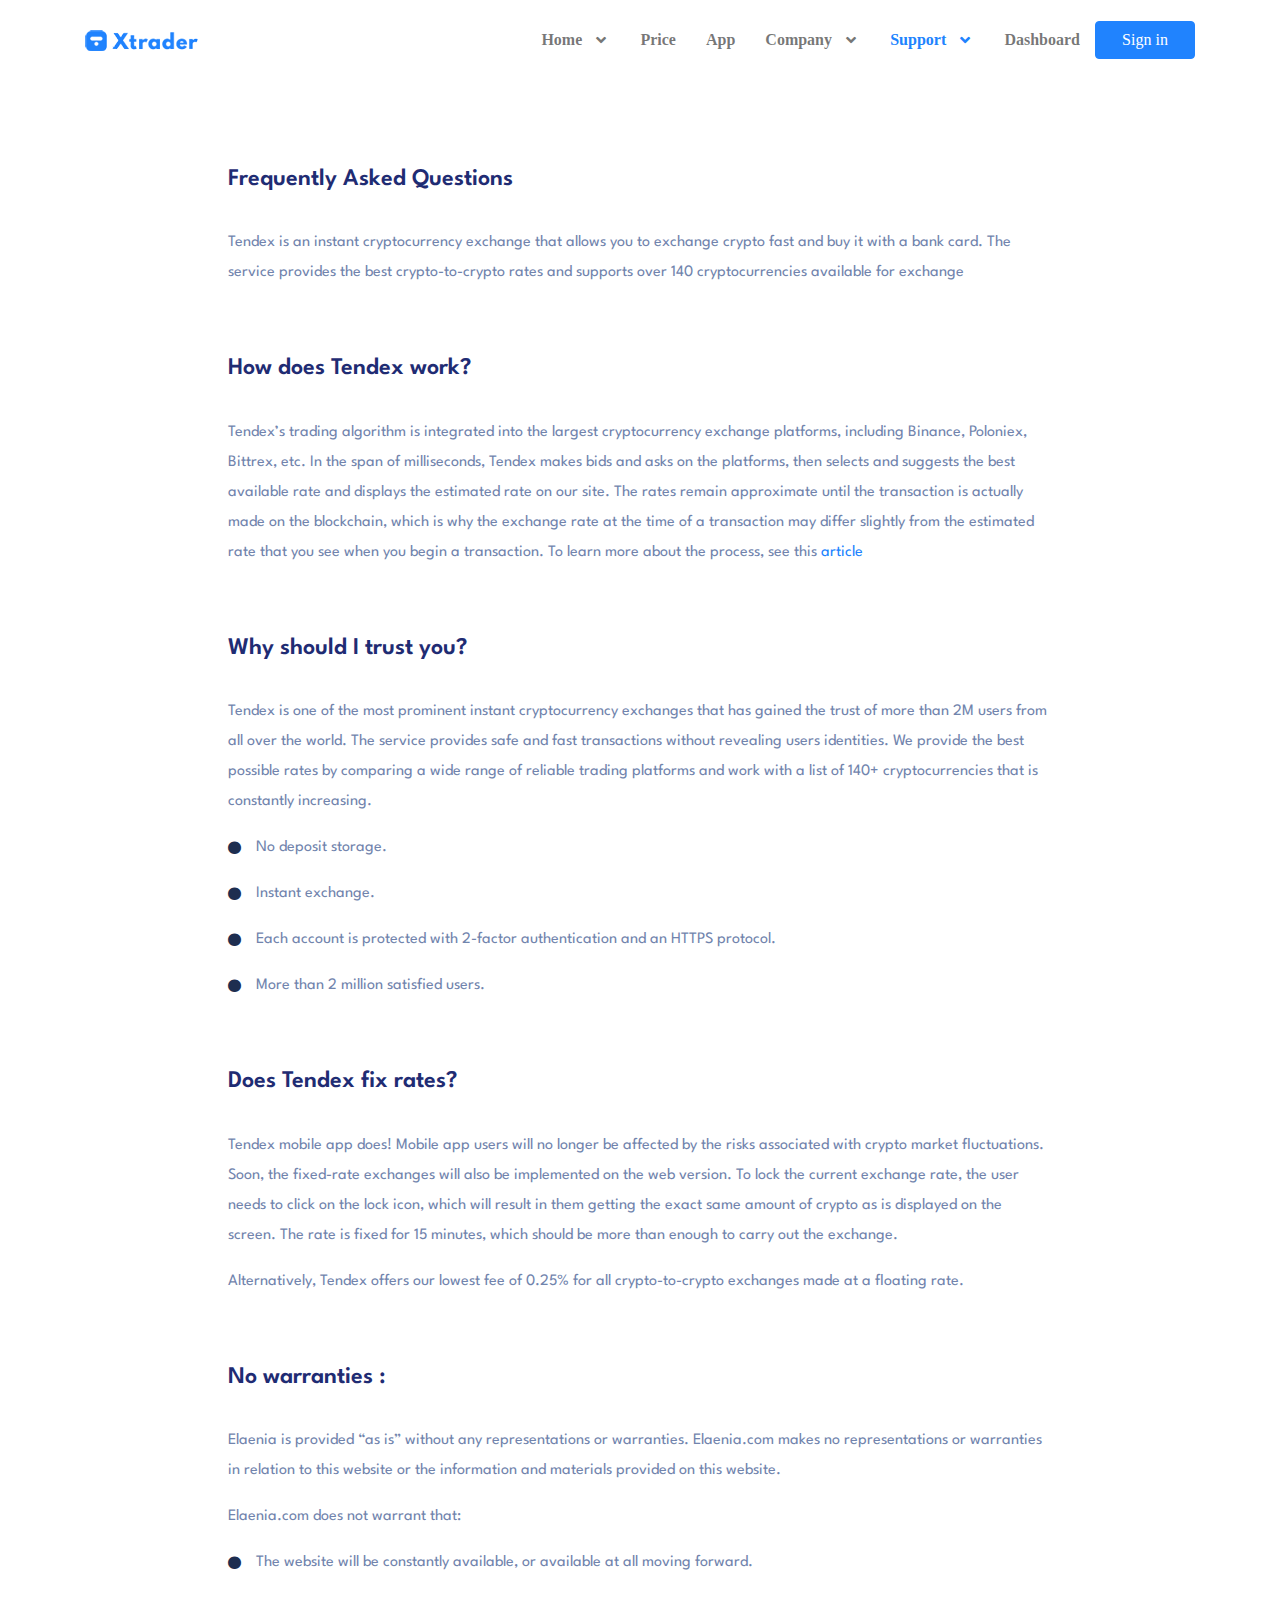
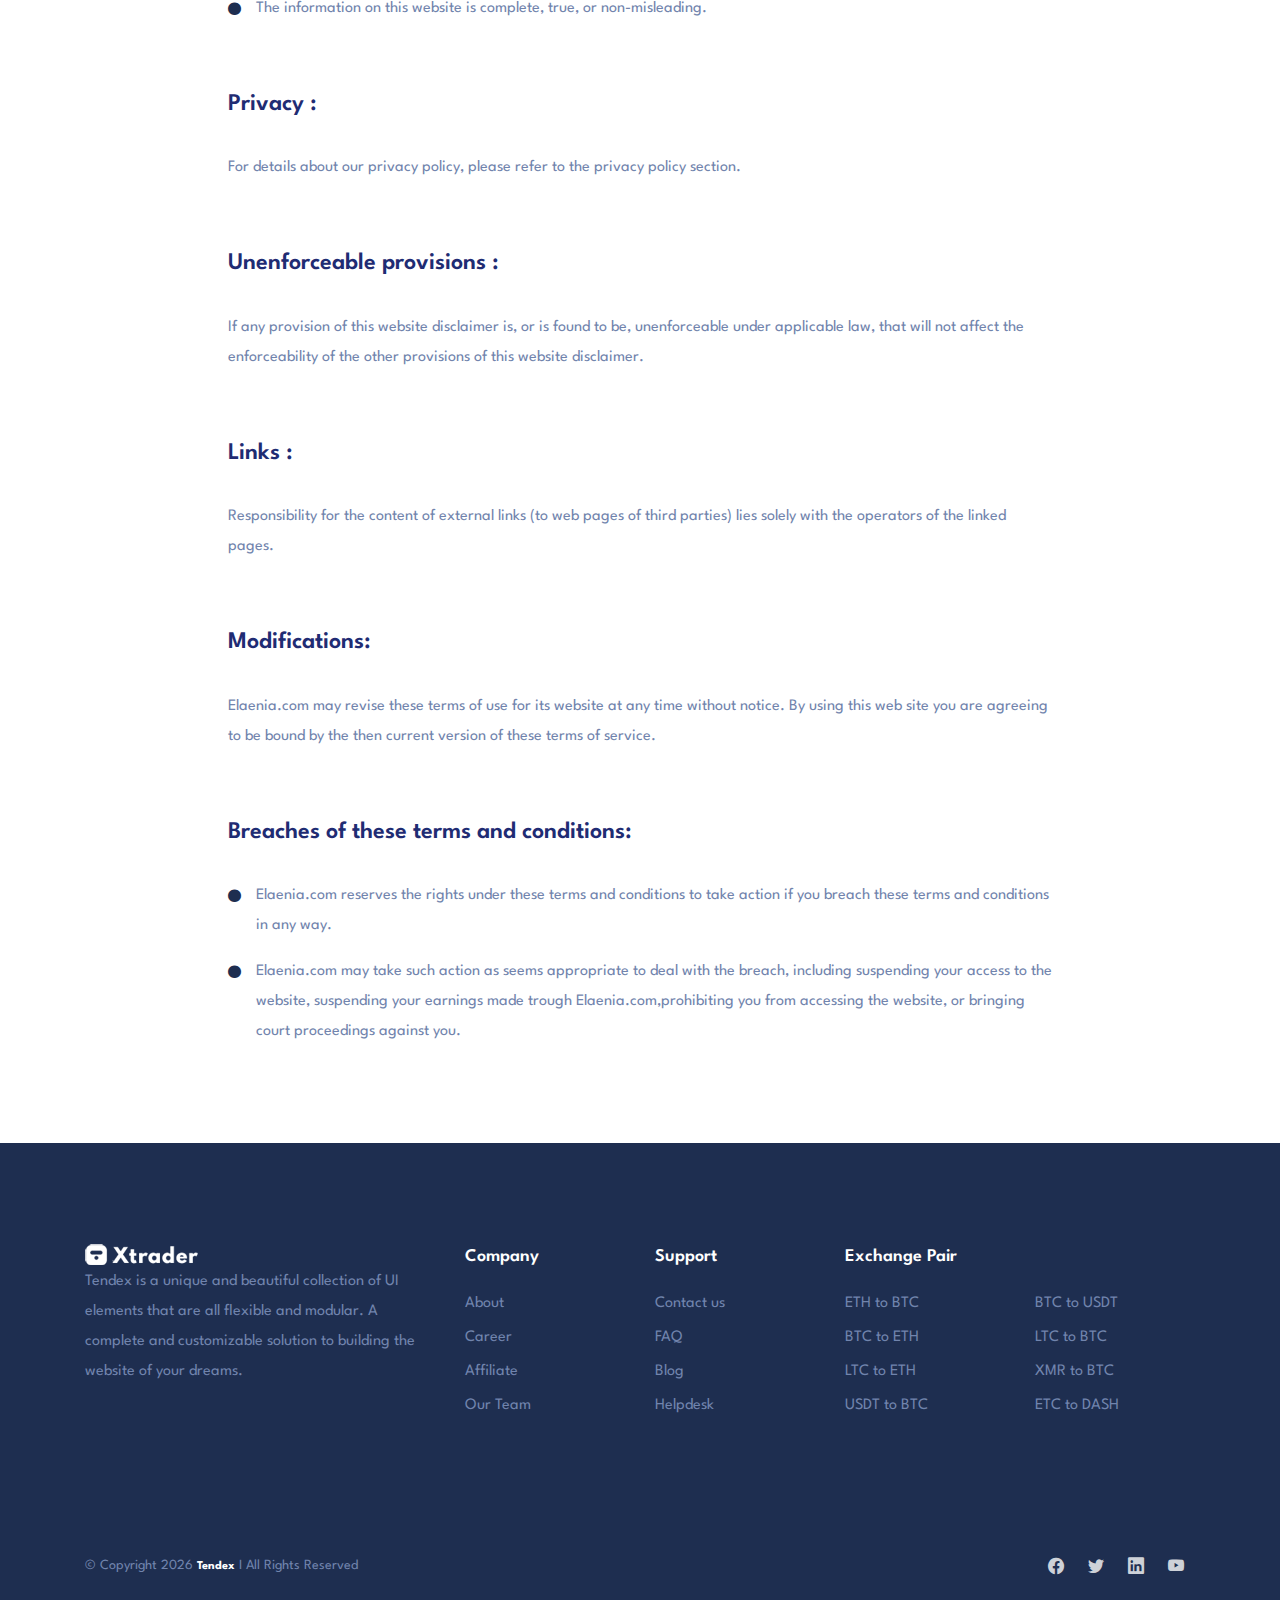
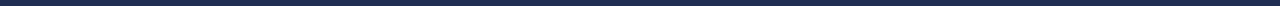
<file: faq.html>
<!DOCTYPE html>
<html lang="en">
  <head>
    <meta charset="UTF-8" />
    <meta name="viewport" content="width=device-width, initial-scale=1.0" />
    <meta http-equiv="X-UA-Compatible" content="ie=edge" />
    <title>Tendex</title>
    <!-- Favicon icon -->
    <link
      rel="icon"
      type="image/png"
      sizes="16x16"
      href="./images/favicon.png"
    />
    <!-- Custom Stylesheet -->

    <link rel="stylesheet" href="./css/style.css" />
  </head>

  <body class="@@dashboard">
    <div id="preloader"><i>.</i><i>.</i><i>.</i></div>

    <div id="main-wrapper">
      <div class="header landing @@headerClass">
        <div class="container">
          <div class="row">
            <div class="col-xl-12">
              <div class="navigation">
                <nav class="navbar navbar-expand-lg navbar-light">
                  <div class="brand-logo">
                    <a href="index.html">
                      <img
                        src="./images/logo.png"
                        alt=""
                        class="logo-primary"
                      />
                      <img src="./images/logow.png" alt="" class="logo-white" />
                    </a>
                  </div>
                  <button
                    class="navbar-toggler"
                    type="button"
                    data-toggle="collapse"
                    data-target="#navbarNavDropdown"
                    aria-controls="navbarNavDropdown"
                    aria-expanded="false"
                    aria-label="Toggle navigation"
                  >
                    <span class="navbar-toggler-icon"></span>
                  </button>
                  <div class="collapse navbar-collapse" id="navbarNavDropdown">
                    <ul class="navbar-nav ms-auto">
                      <li class="nav-item dropdown">
                        <a
                          class="nav-link dropdown-toggle"
                          href="#"
                          data-toggle="dropdown"
                          >Home
                        </a>
                        <div class="dropdown-menu">
                          <a class="dropdown-item" href="./index.html"
                            >Home 1</a
                          >
                          <a class="dropdown-item" href="./index2.html"
                            >Home 2</a
                          >
                          <a class="dropdown-item" href="./index3.html"
                            >Home 3</a
                          >
                          <!-- <a class="dropdown-item" href="./index4.html">Home 4</a>
                                        <a class="dropdown-item" href="./index5.html">Home 5</a>
                                        <a class="dropdown-item" href="./index6.html">Home 6</a>
                                        <a class="dropdown-item" href="./index7.html">Home 7</a> -->
                        </div>
                      </li>
                      <!-- <li class="nav-item">
                                    <a class="nav-link" href="./index.html">Home</a>
                                </li> -->
                      <li class="nav-item">
                        <a class="nav-link" href="./price.html">Price</a>
                      </li>
                      <li class="nav-item">
                        <a class="nav-link" href="./app.html">App</a>
                      </li>
                      <li class="nav-item dropdown">
                        <a
                          class="nav-link dropdown-toggle"
                          href="#"
                          data-toggle="dropdown"
                          >Company
                        </a>
                        <div class="dropdown-menu">
                          <a class="dropdown-item" href="./about.html"
                            >About us</a
                          >
                          <a class="dropdown-item" href="./team.html">Team</a>
                          <a class="dropdown-item" href="./blog.html">Blog</a>
                          <a class="dropdown-item" href="./career.html"
                            >Career</a
                          >
                        </div>
                      </li>
                      <li class="nav-item dropdown">
                        <a
                          class="nav-link dropdown-toggle text-primary"
                          href="#"
                          data-toggle="dropdown"
                          >Support
                        </a>
                        <div class="dropdown-menu">
                          <a class="dropdown-item" href="./contact.html"
                            >Contact us</a
                          >
                          <a class="dropdown-item" href="./helpdesk.html"
                            >Help Desk</a
                          >
                          <a class="dropdown-item" href="./privacy-policy.html"
                            >Privacy</a
                          >
                          <a
                            class="dropdown-item text-primary"
                            href="./faq.html"
                            >FAQ</a
                          >
                        </div>
                      </li>
                      <li class="nav-item">
                        <a class="nav-link" href="./dashboard.html"
                          >Dashboard</a
                        >
                      </li>
                    </ul>
                  </div>

                  <div class="signin-btn">
                    <a class="btn btn-primary" href="./signin.html">Sign in</a>
                  </div>
                </nav>
              </div>
            </div>
          </div>
        </div>
      </div>

      <div class="terms_condition">
        <div class="container">
          <div class="row justify-content-center">
            <div class="col-lg-9">
              <div class="terms_condition-content">
                <div class="terms_condition-text">
                  <h3>Frequently Asked Questions</h3>
                  <p>
                    Tendex is an instant cryptocurrency exchange that allows you
                    to exchange crypto fast and buy it with a bank card. The
                    service provides the best crypto-to-crypto rates and
                    supports over 140 cryptocurrencies available for exchange
                  </p>
                </div>

                <div class="terms_condition-text">
                  <h3>How does Tendex work?</h3>
                  <p>
                    Tendex’s trading algorithm is integrated into the largest
                    cryptocurrency exchange platforms, including Binance,
                    Poloniex, Bittrex, etc. In the span of milliseconds, Tendex
                    makes bids and asks on the platforms, then selects and
                    suggests the best available rate and displays the estimated
                    rate on our site. The rates remain approximate until the
                    transaction is actually made on the blockchain, which is why
                    the exchange rate at the time of a transaction may differ
                    slightly from the estimated rate that you see when you begin
                    a transaction. To learn more about the process, see this
                    <a href="#">article</a>
                  </p>
                </div>

                <div class="terms_condition-text">
                  <h3>Why should I trust you?</h3>
                  <p>
                    Tendex is one of the most prominent instant cryptocurrency
                    exchanges that has gained the trust of more than 2M users
                    from all over the world. The service provides safe and fast
                    transactions without revealing users identities. We provide
                    the best possible rates by comparing a wide range of
                    reliable trading platforms and work with a list of 140+
                    cryptocurrencies that is constantly increasing.
                  </p>
                  <ul>
                    <li>
                      <i class="bi bi-circle-fill"></i>
                      <p>No deposit storage.</p>
                    </li>
                    <li>
                      <i class="bi bi-circle-fill"></i>
                      <p>Instant exchange.</p>
                    </li>
                    <li>
                      <i class="bi bi-circle-fill"></i>
                      <p>
                        Each account is protected with 2-factor authentication
                        and an HTTPS protocol.
                      </p>
                    </li>
                    <li>
                      <i class="bi bi-circle-fill"></i>
                      <p>More than 2 million satisfied users.</p>
                    </li>
                  </ul>
                </div>

                <div class="terms_condition-text">
                  <h3>Does Tendex fix rates?</h3>
                  <p>
                    Tendex mobile app does! Mobile app users will no longer be
                    affected by the risks associated with crypto market
                    fluctuations. Soon, the fixed-rate exchanges will also be
                    implemented on the web version. To lock the current exchange
                    rate, the user needs to click on the lock icon, which will
                    result in them getting the exact same amount of crypto as is
                    displayed on the screen. The rate is fixed for 15 minutes,
                    which should be more than enough to carry out the exchange.
                  </p>
                  <p>
                    Alternatively, Tendex offers our lowest fee of 0.25% for all
                    crypto-to-crypto exchanges made at a floating rate.
                  </p>
                </div>

                <div class="terms_condition-text">
                  <h3>No warranties :</h3>
                  <p>
                    Elaenia is provided “as is” without any representations or
                    warranties. Elaenia.com makes no representations or
                    warranties in relation to this website or the information
                    and materials provided on this website.
                  </p>
                  <p>Elaenia.com does not warrant that:</p>

                  <ul>
                    <li>
                      <i class="bi bi-circle-fill"></i>
                      <p>
                        The website will be constantly available, or available
                        at all moving forward.
                      </p>
                    </li>
                    <li>
                      <i class="bi bi-circle-fill"></i>
                      <p>
                        The information on this website is complete, true, or
                        non-misleading.
                      </p>
                    </li>
                  </ul>
                </div>

                <div class="terms_condition-text">
                  <h3>Privacy :</h3>
                  <p>
                    For details about our privacy policy, please refer to the
                    privacy policy section.
                  </p>
                </div>

                <div class="terms_condition-text">
                  <h3>Unenforceable provisions :</h3>
                  <p>
                    If any provision of this website disclaimer is, or is found
                    to be, unenforceable under applicable law, that will not
                    affect the enforceability of the other provisions of this
                    website disclaimer.
                  </p>
                </div>

                <div class="terms_condition-text">
                  <h3>Links :</h3>
                  <p>
                    Responsibility for the content of external links (to web
                    pages of third parties) lies solely with the operators of
                    the linked pages.
                  </p>
                </div>

                <div class="terms_condition-text">
                  <h3>Modifications:</h3>
                  <p>
                    Elaenia.com may revise these terms of use for its website at
                    any time without notice. By using this web site you are
                    agreeing to be bound by the then current version of these
                    terms of service.
                  </p>
                </div>

                <div class="terms_condition-text">
                  <h3>Breaches of these terms and conditions:</h3>
                  <ul>
                    <li>
                      <i class="bi bi-circle-fill"></i>
                      <p>
                        Elaenia.com reserves the rights under these terms and
                        conditions to take action if you breach these terms and
                        conditions in any way.
                      </p>
                    </li>
                    <li>
                      <i class="bi bi-circle-fill"></i>
                      <p>
                        Elaenia.com may take such action as seems appropriate to
                        deal with the breach, including suspending your access
                        to the website, suspending your earnings made trough
                        Elaenia.com,prohibiting you from accessing the website,
                        or bringing court proceedings against you.
                      </p>
                    </li>
                  </ul>
                </div>
              </div>
            </div>
          </div>
        </div>
      </div>

      <div class="bottom section-padding">
        <div class="container">
          <div class="row">
            <div class="col-xl-4">
              <div class="bottom-logo">
                <img class="pb-3" src="./images/logow.png" alt="" />

                <p>
                  Tendex is a unique and beautiful collection of UI elements
                  that are all flexible and modular. A complete and customizable
                  solution to building the website of your dreams.
                </p>
              </div>
            </div>
            <div class="col-xl-2">
              <div class="bottom-widget">
                <h4 class="widget-title">Company</h4>
                <ul>
                  <li><a href="about.html">About</a></li>
                  <li><a href="career.html">Career</a></li>
                  <li><a href="#">Affiliate</a></li>
                  <li><a href="team.html">Our Team</a></li>
                </ul>
              </div>
            </div>
            <div class="col-xl-2">
              <div class="bottom-widget">
                <h4 class="widget-title">Support</h4>
                <ul>
                  <li><a href="contact.html">Contact us</a></li>
                  <li><a href="faq.html">FAQ</a></li>
                  <li><a href="blog.html">Blog</a></li>
                  <li><a href="helpdesk.html">Helpdesk</a></li>
                </ul>
              </div>
            </div>
            <div class="col-xl-4">
              <div class="bottom-widget">
                <h4 class="widget-title">Exchange Pair</h4>
                <div class="row">
                  <div class="col-xl-6">
                    <ul>
                      <li><a href="#">ETH to BTC</a></li>
                      <li><a href="#">BTC to ETH</a></li>
                      <li><a href="#">LTC to ETH</a></li>
                      <li><a href="#">USDT to BTC</a></li>
                    </ul>
                  </div>
                  <div class="col-xl-6">
                    <ul>
                      <li><a href="#">BTC to USDT</a></li>
                      <li><a href="#">LTC to BTC</a></li>
                      <li><a href="#">XMR to BTC</a></li>
                      <li><a href="#">ETC to DASH</a></li>
                    </ul>
                  </div>
                </div>
              </div>
            </div>
          </div>
        </div>
      </div>

      <div class="footer">
        <div class="container">
          <div class="row">
            <div class="col-xl-6 col-lg-6 col-md-6 col-sm-6 col-12">
              <div class="copyright">
                <p>
                  © Copyright <span id="year"></span> <a href="#">Tendex</a> I
                  All Rights Reserved
                </p>
              </div>
            </div>
            <div class="col-xl-6 col-lg-6 col-md-6 col-sm-6 col-12">
              <div class="footer-social">
                <ul>
                  <li>
                    <a href="#"><i class="bi bi-facebook"></i></a>
                  </li>
                  <li>
                    <a href="#"><i class="bi bi-twitter"></i></a>
                  </li>
                  <li>
                    <a href="#"><i class="bi bi-linkedin"></i></a>
                  </li>
                  <li>
                    <a href="#"><i class="bi bi-youtube"></i></a>
                  </li>
                </ul>
              </div>
            </div>
          </div>
        </div>
      </div>
    </div>

    <script src="./vendor/jquery/jquery.min.js"></script>
    <script src="./vendor/bootstrap/js/bootstrap.bundle.min.js"></script>

    <script src="./js/scripts.js"></script>
  </body>
</html>
</file>
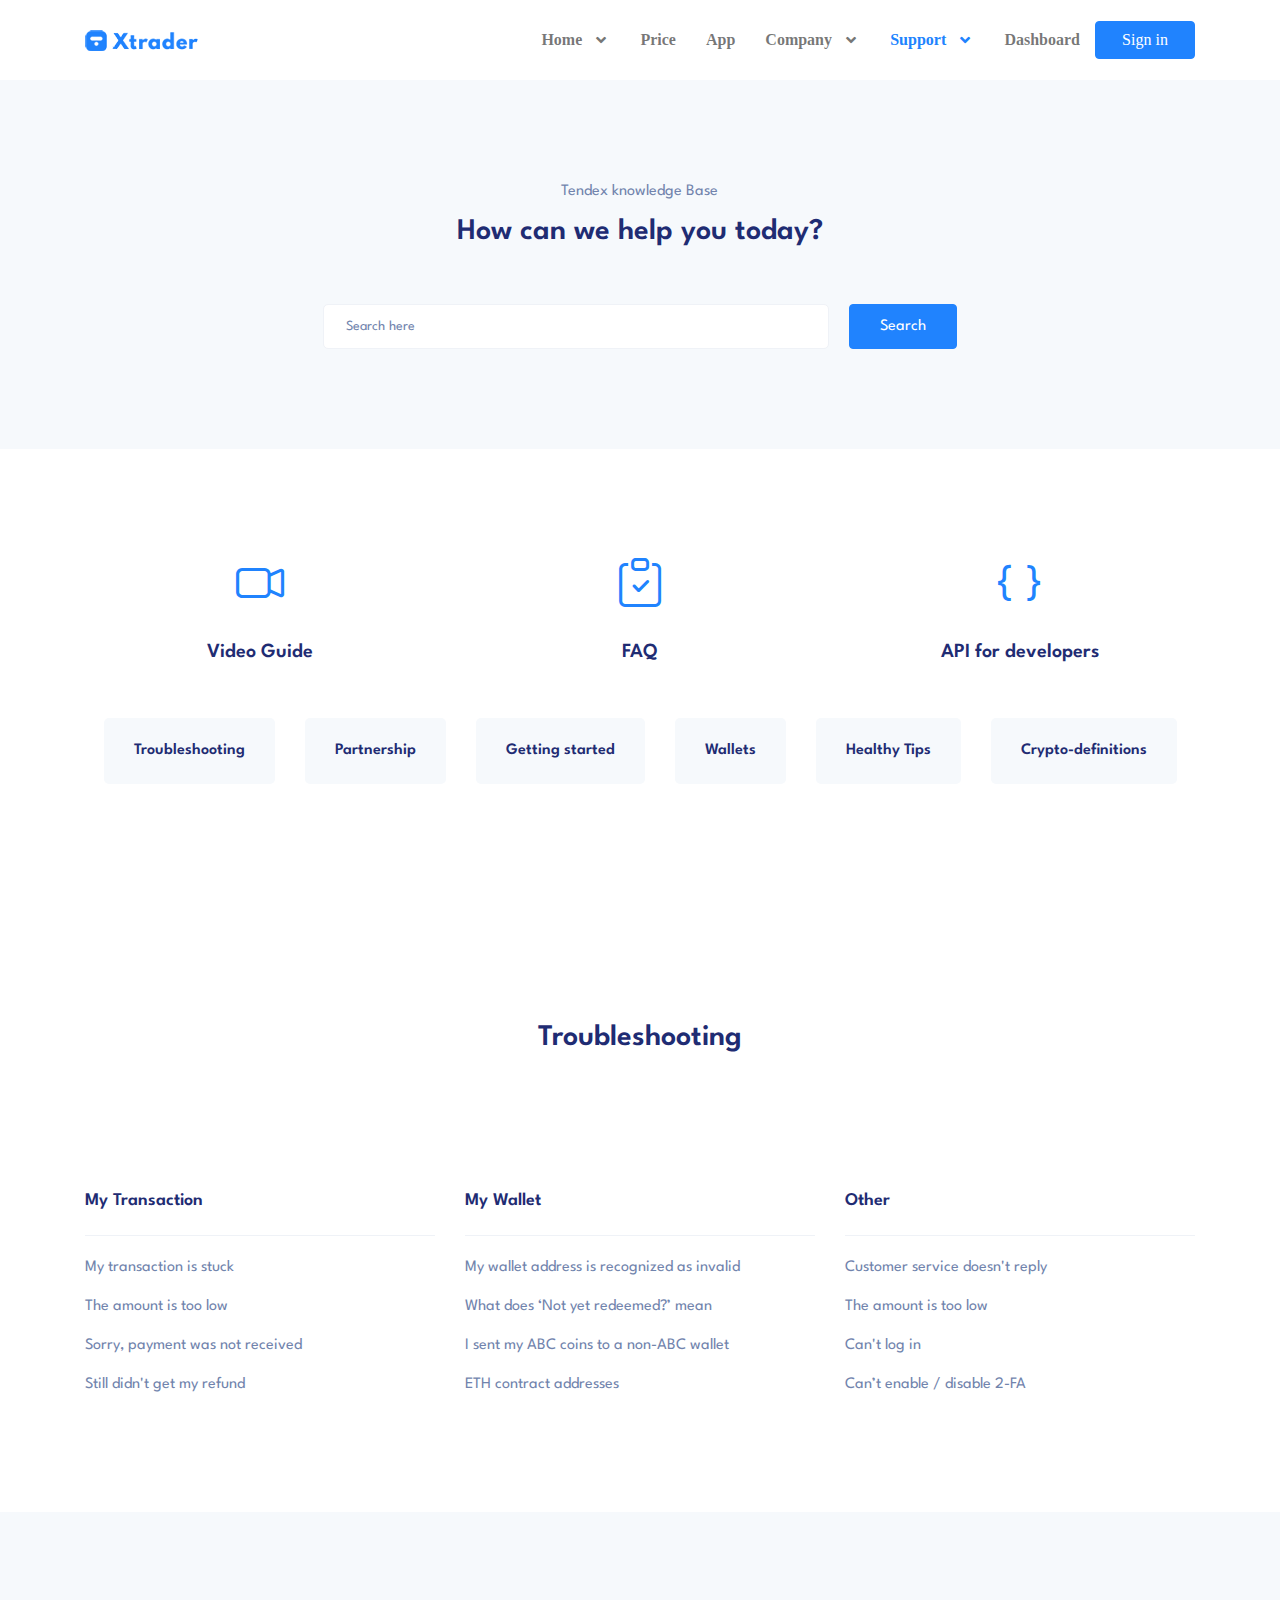
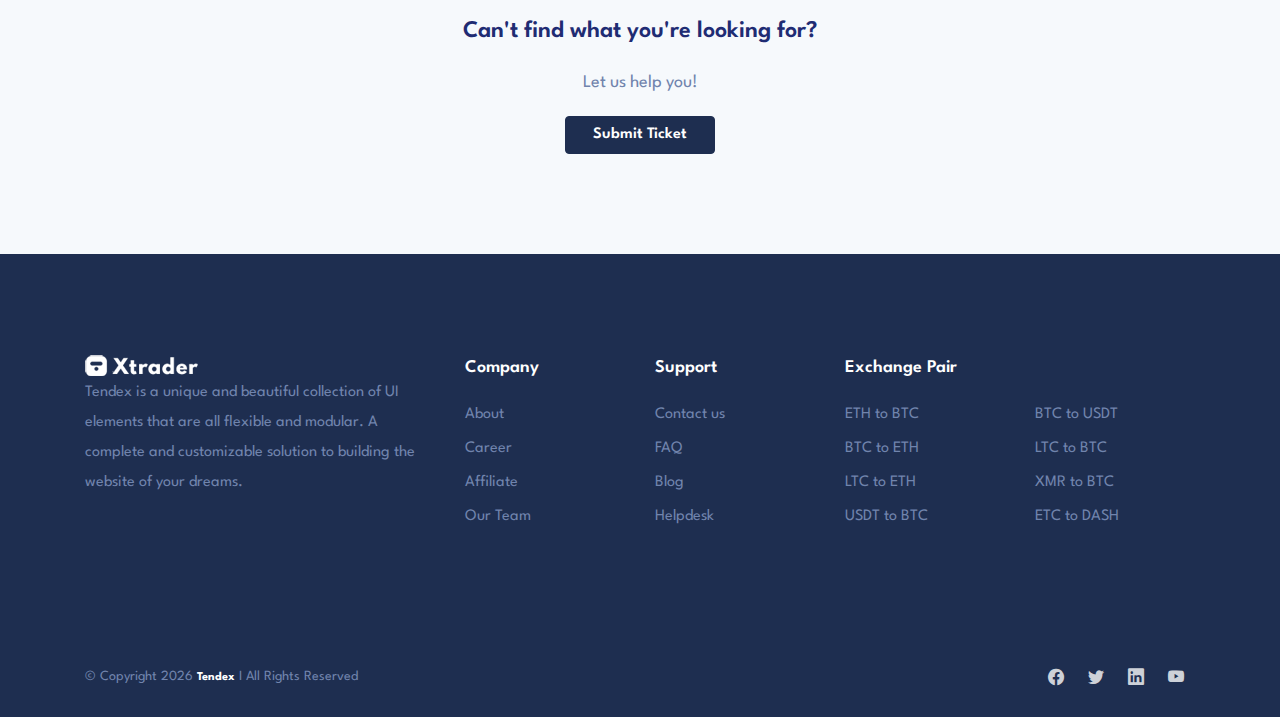
<file: helpdesk.html>
<!DOCTYPE html>
<html lang="en">
  <head>
    <meta charset="UTF-8" />
    <meta name="viewport" content="width=device-width, initial-scale=1.0" />
    <meta http-equiv="X-UA-Compatible" content="ie=edge" />
    <title>Tendex</title>
    <!-- Favicon icon -->
    <link
      rel="icon"
      type="image/png"
      sizes="16x16"
      href="./images/favicon.png"
    />
    <!-- Custom Stylesheet -->

    <link rel="stylesheet" href="./css/style.css" />
  </head>

  <body class="@@dashboard">
    <div id="preloader"><i>.</i><i>.</i><i>.</i></div>

    <div id="main-wrapper">
      <div class="header landing @@headerClass">
        <div class="container">
          <div class="row">
            <div class="col-xl-12">
              <div class="navigation">
                <nav class="navbar navbar-expand-lg navbar-light">
                  <div class="brand-logo">
                    <a href="index.html">
                      <img
                        src="./images/logo.png"
                        alt=""
                        class="logo-primary"
                      />
                      <img src="./images/logow.png" alt="" class="logo-white" />
                    </a>
                  </div>
                  <button
                    class="navbar-toggler"
                    type="button"
                    data-toggle="collapse"
                    data-target="#navbarNavDropdown"
                    aria-controls="navbarNavDropdown"
                    aria-expanded="false"
                    aria-label="Toggle navigation"
                  >
                    <span class="navbar-toggler-icon"></span>
                  </button>
                  <div class="collapse navbar-collapse" id="navbarNavDropdown">
                    <ul class="navbar-nav ms-auto">
                      <li class="nav-item dropdown">
                        <a
                          class="nav-link dropdown-toggle"
                          href="#"
                          data-toggle="dropdown"
                          >Home
                        </a>
                        <div class="dropdown-menu">
                          <a class="dropdown-item" href="./index.html"
                            >Home 1</a
                          >
                          <a class="dropdown-item" href="./index2.html"
                            >Home 2</a
                          >
                          <a class="dropdown-item" href="./index3.html"
                            >Home 3</a
                          >
                          <!-- <a class="dropdown-item" href="./index4.html">Home 4</a>
                                        <a class="dropdown-item" href="./index5.html">Home 5</a>
                                        <a class="dropdown-item" href="./index6.html">Home 6</a>
                                        <a class="dropdown-item" href="./index7.html">Home 7</a> -->
                        </div>
                      </li>
                      <!-- <li class="nav-item">
                                    <a class="nav-link" href="./index.html">Home</a>
                                </li> -->
                      <li class="nav-item">
                        <a class="nav-link" href="./price.html">Price</a>
                      </li>
                      <li class="nav-item">
                        <a class="nav-link" href="./app.html">App</a>
                      </li>
                      <li class="nav-item dropdown">
                        <a
                          class="nav-link dropdown-toggle"
                          href="#"
                          data-toggle="dropdown"
                          >Company
                        </a>
                        <div class="dropdown-menu">
                          <a class="dropdown-item" href="./about.html"
                            >About us</a
                          >
                          <a class="dropdown-item" href="./team.html">Team</a>
                          <a class="dropdown-item" href="./blog.html">Blog</a>
                          <a class="dropdown-item" href="./career.html"
                            >Career</a
                          >
                        </div>
                      </li>
                      <li class="nav-item dropdown">
                        <a
                          class="nav-link dropdown-toggle text-primary"
                          href="#"
                          data-toggle="dropdown"
                          >Support
                        </a>
                        <div class="dropdown-menu">
                          <a class="dropdown-item" href="./contact.html"
                            >Contact us</a
                          >
                          <a
                            class="dropdown-item text-primary"
                            href="./helpdesk.html"
                            >Help Desk</a
                          >
                          <a class="dropdown-item" href="./privacy-policy.html"
                            >Privacy</a
                          >
                          <a class="dropdown-item" href="./faq.html">FAQ</a>
                        </div>
                      </li>
                      <li class="nav-item">
                        <a class="nav-link" href="./dashboard.html"
                          >Dashboard</a
                        >
                      </li>
                    </ul>
                  </div>

                  <div class="signin-btn">
                    <a class="btn btn-primary" href="./signin.html">Sign in</a>
                  </div>
                </nav>
              </div>
            </div>
          </div>
        </div>
      </div>

      <div class="helpdesk-search section-padding bg-light">
        <div class="container">
          <div class="row justify-content-center">
            <div class="col-xl-7">
              <div class="helpdesk-search-content">
                <p class="mb-1">Tendex knowledge Base</p>
                <h2 class="mb-5">How can we help you today?</h2>
                <div class="helpdesk-form">
                  <form action="#">
                    <input
                      type="text"
                      class="form-control"
                      placeholder="Search here"
                    />
                    <button type="submit" class="btn btn-primary">
                      Search
                    </button>
                  </form>
                </div>
              </div>
            </div>
          </div>
        </div>
      </div>

      <div class="help-category section-padding">
        <div class="container">
          <div class="row">
            <div class="col-xl-4 col-lg-4 col-md-4 col-sm-4">
              <div class="help-cat">
                <span class="bi bi-camera-video"></span>
                <h4>Video Guide</h4>
              </div>
            </div>
            <div class="col-xl-4 col-lg-4 col-md-4 col-sm-4">
              <div class="help-cat">
                <span class="bi bi-clipboard-check"></span>
                <h4>FAQ</h4>
              </div>
            </div>
            <div class="col-xl-4 col-lg-4 col-md-4 col-sm-4">
              <div class="help-cat">
                <span class="bi bi-braces"></span>
                <h4>API for developers</h4>
              </div>
            </div>
          </div>
          <div class="row justify-content-center">
            <div class="col-auto">
              <a href="#" class="sub-cat">
                <h5>Troubleshooting</h5>
              </a>
            </div>
            <div class="col-auto">
              <a href="#" class="sub-cat">
                <h5>Partnership</h5>
              </a>
            </div>
            <div class="col-auto">
              <a href="#" class="sub-cat">
                <h5>Getting started</h5>
              </a>
            </div>
            <div class="col-auto">
              <a href="#" class="sub-cat">
                <h5>Wallets</h5>
              </a>
            </div>
            <div class="col-auto">
              <a href="#" class="sub-cat">
                <h5>Healthy Tips</h5>
              </a>
            </div>
            <div class="col-auto">
              <a href="#" class="sub-cat">
                <h5>Crypto-definitions</h5>
              </a>
            </div>
          </div>
        </div>
      </div>

      <div class="troubleshooting section-padding">
        <div class="container">
          <div class="row justify-content-center">
            <div class="col-xl-8">
              <div class="section-title text-center">
                <h2>Troubleshooting</h2>
              </div>
            </div>
          </div>
          <div class="row">
            <div class="col-xl-12">
              <div class="troubleshooting-content">
                <div class="row">
                  <div class="col-xl-4 col-lg-4 col-md-4">
                    <h4>My Transaction</h4>
                    <ul>
                      <li><a href="#">My transaction is stuck</a></li>
                      <li><a href="#">The amount is too low</a></li>
                      <li><a href="#">Sorry, payment was not received</a></li>
                      <li><a href="#">Still didn't get my refund</a></li>
                    </ul>
                  </div>
                  <div class="col-xl-4 col-lg-4 col-md-4">
                    <h4>My Wallet</h4>
                    <ul>
                      <li>
                        <a href="#"
                          >My wallet address is recognized as invalid</a
                        >
                      </li>
                      <li>
                        <a href="#">What does ‘Not yet redeemed?’ mean</a>
                      </li>
                      <li>
                        <a href="#">I sent my ABC coins to a non-ABC wallet</a>
                      </li>
                      <li><a href="#">ETH contract addresses</a></li>
                    </ul>
                  </div>
                  <div class="col-xl-4 col-lg-4 col-md-4">
                    <h4>Other</h4>
                    <ul>
                      <li><a href="#">Customer service doesn't reply</a></li>
                      <li><a href="#">The amount is too low</a></li>
                      <li><a href="#">Can't log in</a></li>
                      <li><a href="#">Can’t enable / disable 2-FA</a></li>
                    </ul>
                  </div>
                </div>
              </div>
            </div>
          </div>
        </div>
      </div>

      <div class="ticket-box section-padding">
        <div class="container">
          <div class="row">
            <div class="col-xl-12">
              <div class="ticket-box-content">
                <h3>Can't find what you're looking for?</h3>
                <p>Let us help you!</p>
                <a href="#" class="btn btn-dark">Submit Ticket</a>
              </div>
            </div>
          </div>
        </div>
      </div>

      <div class="bottom section-padding">
        <div class="container">
          <div class="row">
            <div class="col-xl-4">
              <div class="bottom-logo">
                <img class="pb-3" src="./images/logow.png" alt="" />

                <p>
                  Tendex is a unique and beautiful collection of UI elements
                  that are all flexible and modular. A complete and customizable
                  solution to building the website of your dreams.
                </p>
              </div>
            </div>
            <div class="col-xl-2">
              <div class="bottom-widget">
                <h4 class="widget-title">Company</h4>
                <ul>
                  <li><a href="about.html">About</a></li>
                  <li><a href="career.html">Career</a></li>
                  <li><a href="#">Affiliate</a></li>
                  <li><a href="team.html">Our Team</a></li>
                </ul>
              </div>
            </div>
            <div class="col-xl-2">
              <div class="bottom-widget">
                <h4 class="widget-title">Support</h4>
                <ul>
                  <li><a href="contact.html">Contact us</a></li>
                  <li><a href="faq.html">FAQ</a></li>
                  <li><a href="blog.html">Blog</a></li>
                  <li><a href="helpdesk.html">Helpdesk</a></li>
                </ul>
              </div>
            </div>
            <div class="col-xl-4">
              <div class="bottom-widget">
                <h4 class="widget-title">Exchange Pair</h4>
                <div class="row">
                  <div class="col-xl-6">
                    <ul>
                      <li><a href="#">ETH to BTC</a></li>
                      <li><a href="#">BTC to ETH</a></li>
                      <li><a href="#">LTC to ETH</a></li>
                      <li><a href="#">USDT to BTC</a></li>
                    </ul>
                  </div>
                  <div class="col-xl-6">
                    <ul>
                      <li><a href="#">BTC to USDT</a></li>
                      <li><a href="#">LTC to BTC</a></li>
                      <li><a href="#">XMR to BTC</a></li>
                      <li><a href="#">ETC to DASH</a></li>
                    </ul>
                  </div>
                </div>
              </div>
            </div>
          </div>
        </div>
      </div>

      <div class="footer">
        <div class="container">
          <div class="row">
            <div class="col-xl-6 col-lg-6 col-md-6 col-sm-6 col-12">
              <div class="copyright">
                <p>
                  © Copyright <span id="year"></span> <a href="#">Tendex</a> I
                  All Rights Reserved
                </p>
              </div>
            </div>
            <div class="col-xl-6 col-lg-6 col-md-6 col-sm-6 col-12">
              <div class="footer-social">
                <ul>
                  <li>
                    <a href="#"><i class="bi bi-facebook"></i></a>
                  </li>
                  <li>
                    <a href="#"><i class="bi bi-twitter"></i></a>
                  </li>
                  <li>
                    <a href="#"><i class="bi bi-linkedin"></i></a>
                  </li>
                  <li>
                    <a href="#"><i class="bi bi-youtube"></i></a>
                  </li>
                </ul>
              </div>
            </div>
          </div>
        </div>
      </div>
    </div>

    <script src="./vendor/jquery/jquery.min.js"></script>
    <script src="./vendor/bootstrap/js/bootstrap.bundle.min.js"></script>

    <script src="./js/scripts.js"></script>
  </body>
</html>
</file>
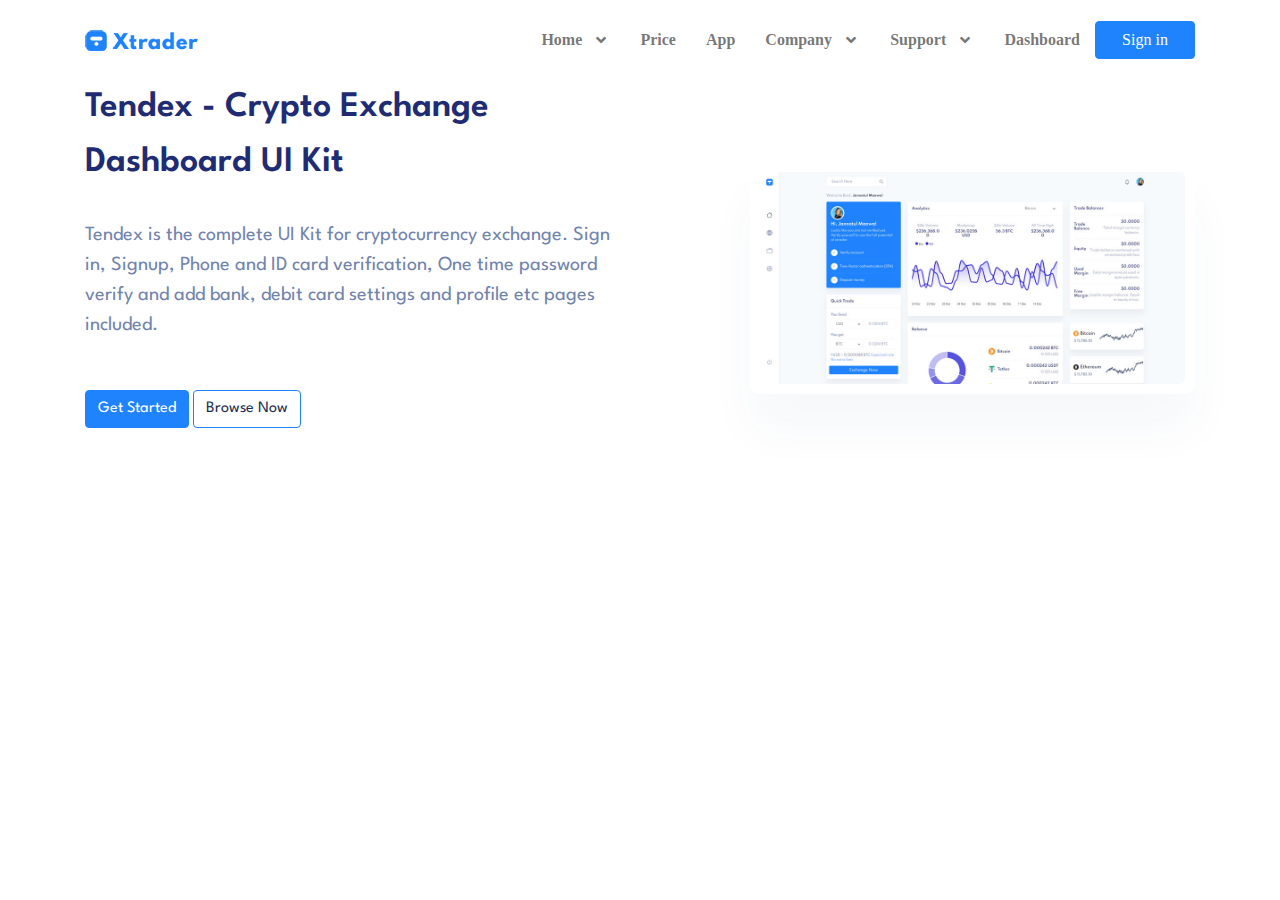
<file: intro.html>
<!DOCTYPE html>
<html lang="en">

<head>
    <meta charset="UTF-8">
    <meta name="viewport" content="width=device-width, initial-scale=1.0">
    <meta http-equiv="X-UA-Compatible" content="ie=edge">
    <title>Tendex</title>
    <!-- Favicon icon -->
    <link rel="icon" type="image/png" sizes="16x16" href="./images/favicon.png">
    <!-- Custom Stylesheet -->
    
    
    <link rel="stylesheet" href="./css/style.css">
</head>

<body class="@@dashboard">

<div id="preloader"><i>.</i><i>.</i><i>.</i></div>

<div id="main-wrapper">

    <div class="header landing @@headerClass">
    <div class="container">
        <div class="row">
            <div class="col-xl-12">
                <div class="navigation">
                    <nav class="navbar navbar-expand-lg navbar-light">
                        <div class="brand-logo">
                            <a href="index.html">
                                <img src="./images/logo.png" alt="" class="logo-primary">
                                <img src="./images/logow.png" alt="" class="logo-white">
                            </a>
                        </div>
                        <button class="navbar-toggler" type="button" data-toggle="collapse"
                            data-target="#navbarNavDropdown" aria-controls="navbarNavDropdown" aria-expanded="false"
                            aria-label="Toggle navigation">
                            <span class="navbar-toggler-icon"></span>
                        </button>
                        <div class="collapse navbar-collapse" id="navbarNavDropdown">
                            <ul class="navbar-nav ms-auto">

                                <li class="nav-item dropdown">
                                    <a class="nav-link dropdown-toggle" href="#" data-toggle="dropdown">Home
                                    </a>
                                    <div class="dropdown-menu">
                                        <a class="dropdown-item" href="./index.html">Home 1</a>
                                        <a class="dropdown-item" href="./index2.html">Home 2</a>
                                        <a class="dropdown-item" href="./index3.html">Home 3</a>
                                        <!-- <a class="dropdown-item" href="./index4.html">Home 4</a>
                                        <a class="dropdown-item" href="./index5.html">Home 5</a>
                                        <a class="dropdown-item" href="./index6.html">Home 6</a>
                                        <a class="dropdown-item" href="./index7.html">Home 7</a> -->
                                    </div>
                                </li>
                                <!-- <li class="nav-item">
                                    <a class="nav-link" href="./index.html">Home</a>
                                </li> -->
                                <li class="nav-item">
                                    <a class="nav-link" href="./price.html">Price</a>
                                </li>
                                <li class="nav-item">
                                    <a class="nav-link" href="./app.html">App</a>
                                </li>
                                <li class="nav-item dropdown">
                                    <a class="nav-link dropdown-toggle" href="#" data-toggle="dropdown">Company
                                    </a>
                                    <div class="dropdown-menu">
                                        <a class="dropdown-item" href="./about.html">About us</a>
                                        <a class="dropdown-item" href="./team.html">Team</a>
                                        <a class="dropdown-item" href="./blog.html">Blog</a>
                                        <a class="dropdown-item" href="./career.html">Career</a>
                                    </div>
                                </li>
                                <li class="nav-item dropdown">
                                    <a class="nav-link dropdown-toggle" href="#" data-toggle="dropdown">Support
                                    </a>
                                    <div class="dropdown-menu">
                                        <a class="dropdown-item" href="./contact.html">Contact us</a>
                                        <a class="dropdown-item" href="./helpdesk.html">Help Desk</a>
                                        <a class="dropdown-item" href="./privacy-policy.html">Privacy</a>
                                        <a class="dropdown-item" href="./faq.html">FAQ</a>
                                    </div>
                                </li>
                                <li class="nav-item">
                                    <a class="nav-link" href="./dashboard.html">Dashboard</a>
                                </li>

                            </ul>
                        </div>

                        <div class="signin-btn">
                            <a class="btn btn-primary" href="./signin.html">Sign in</a>
                        </div>
                    </nav>
                </div>
            </div>
        </div>
    </div>
</div>

    <div class="intro" id="intro" data-scroll-index="0">
        <div class="container">
            <div class="row align-items-center justify-content-between">
                <div class="col-xl-6 col-md-6">
                    <div class="intro-content pb-5">
                        <h1>Tendex - Crypto Exchange Dashboard UI Kit</h1>
                        <p>Tendex is the complete UI Kit for cryptocurrency exchange. Sign in, Signup, Phone and ID
                            card
                            verification, One time password verify and add bank, debit card settings and profile etc
                            pages included. </p>
                        <div class="intro-btn">
                            <a href="signin.html" class="btn btn-primary">Get Started</a>
                            <a href="index.html" class="btn btn-outline-primary">Browse Now</a>
                        </div>
                    </div>
                </div>
                <div class="col-xl-5 col-md-6 py-md-5">
                    <div class="intro-demo_img">
                        <img src="./images/demo/dashboard.jpg" alt="" class="img-fluid">
                    </div>
                </div>
            </div>
        </div>
    </div>

</div>


<script src="./vendor/jquery/jquery.min.js"></script>
<script src="./vendor/bootstrap/js/bootstrap.bundle.min.js"></script>


















<script src="./js/scripts.js"></script>


</body>

</html>
</file>
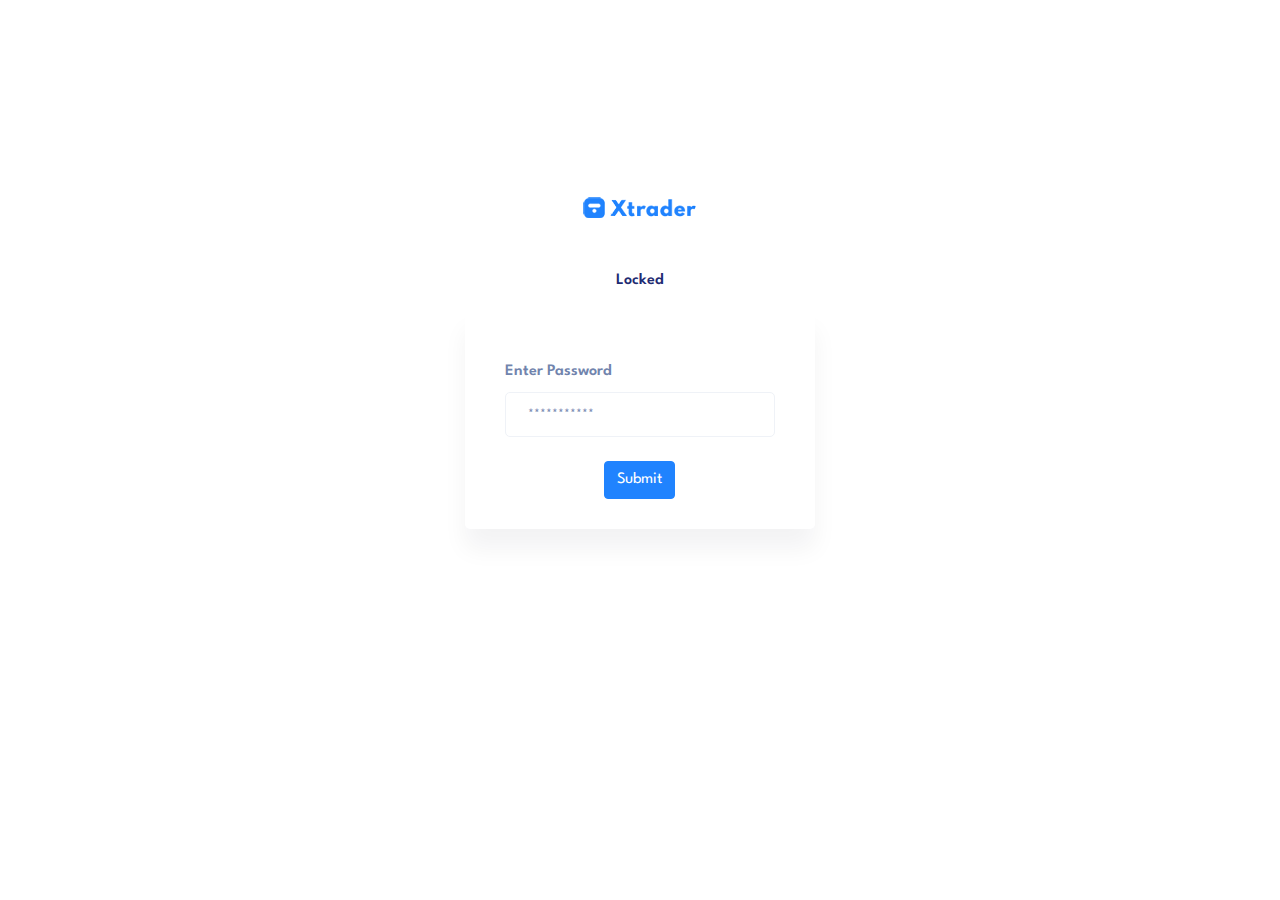
<file: lock.html>
<!DOCTYPE html>
<html lang="en">

<head>
    <meta charset="UTF-8">
    <meta name="viewport" content="width=device-width, initial-scale=1.0">
    <meta http-equiv="X-UA-Compatible" content="ie=edge">
    <title>Tendex</title>
    <!-- Favicon icon -->
    <link rel="icon" type="image/png" sizes="16x16" href="./images/favicon.png">
    <!-- Custom Stylesheet -->
    
    
    <link rel="stylesheet" href="./css/style.css">
</head>

<body class="@@dashboard">

<div id="preloader"><i>.</i><i>.</i><i>.</i></div>

<div id="main-wrapper">

    <div class="authincation section-padding">
        <div class="container h-100">
            <div class="row justify-content-center h-100 align-items-center">
                <div class="col-xl-4 col-md-5">
                    <div class="mini-logo text-center my-3">
                        <a href="./index.html"><img src="./images/logo.png" alt=""></a>
                        <h4 class="card-title mt-5">Locked</h4>
                    </div>
                    <div class="auth-form card">
                        <div class="card-body">
                            <form action="index.html" class="row g-3">
                                <div class="col-12">
                                    <label class="form-label">Enter Password</label>

                                    <input type="password" class="form-control" placeholder="***********">
                                </div>
                                <div class="text-center mt-4">
                                    <button type="submit" class="btn btn-primary btn-block">Submit</button>
                                </div>
                            </form>
                        </div>
                    </div>
                </div>
            </div>
        </div>
    </div>

</div>



<script src="./vendor/jquery/jquery.min.js"></script>
<script src="./vendor/bootstrap/js/bootstrap.bundle.min.js"></script>


















<script src="./js/scripts.js"></script>


</body>

</html>
</file>
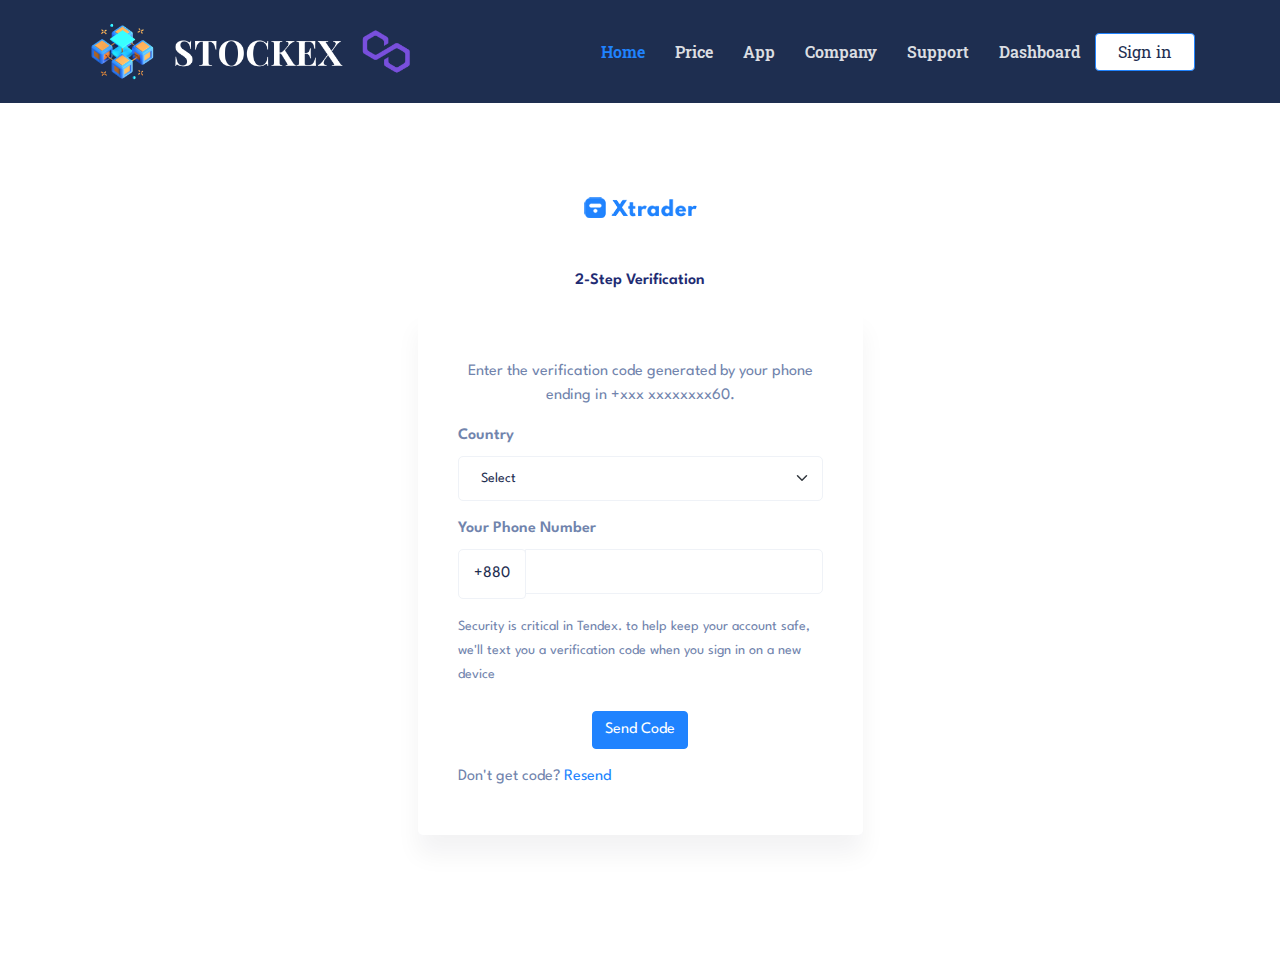
<file: otp-1.html>
<!DOCTYPE html>
<html lang="en">

<head>
    <meta charset="UTF-8">
    <meta name="viewport" content="width=device-width, initial-scale=1.0">
    <meta http-equiv="X-UA-Compatible" content="ie=edge">
    <title>Synthex</title>
    <!-- Favicon icon -->
    <link
      rel="icon"
      type="image/png"
      sizes="16x16"
      href="./images/blockchain.png"
    />
    <!-- Custom Stylesheet -->
    
    
    <link rel="stylesheet" href="./css/style.css">
    <link rel="preconnect" href="https://fonts.googleapis.com">
    <link rel="preconnect" href="https://fonts.gstatic.com" crossorigin>
    <link href="https://fonts.googleapis.com/css2?family=Playfair+Display&display=swap" rel="stylesheet">
    <link href="https://fonts.googleapis.com/css2?family=Anaheim&display=swap" rel="stylesheet">
    <link href="https://fonts.googleapis.com/css2?family=Roboto+Slab&display=swap" rel="stylesheet">
</head>

<body class="@@dashboard">

<div id="preloader"><i>.</i><i>.</i><i>.</i></div>

<div id="main-wrapper">
    <div class="header landing bg-dark light">
        <div class="container">
          <div class="row">
            <div class="col-xl-12">
              <div class="navigation">
                <nav class="navbar navbar-expand-lg navbar-light">
                  <div class="brand-logo">
                    <a href="index.html">
                      <img
                        src="./images/Synthex.png"
                        alt=""
                        class="logo-primary"
                        width="113px" height="21px"
                      />
                      <img src="./images/Synthex.png" alt="" class="logo-white" width="339px" height="63px"/>
                    </a>
                  </div>
                  <button
                    class="navbar-toggler"
                    type="button"
                    data-toggle="collapse"
                    data-target="#navbarNavDropdown"
                    aria-controls="navbarNavDropdown"
                    aria-expanded="false"
                    aria-label="Toggle navigation"
                  >
                    <span class="navbar-toggler-icon"></span>
                  </button>
                  <div class="collapse navbar-collapse" id="navbarNavDropdown">
                    <ul class="navbar-nav ms-auto">
                      <li class="nav-item dropdown">
                        <a
                          class="nav-link text-primary"
                          href="./index.html"
                          >Home
                        </a>
                      </li>
                      <!-- <li class="nav-item">
                                    <a class="nav-link" href="./index.html">Home</a>
                                </li> -->
                      <li class="nav-item">
                        <a class="nav-link" href="./price.html">Price</a>
                      </li>
                      <li class="nav-item">
                        <a class="nav-link" href="./price-details.html">App</a>
                      </li>
                      <li class="nav-item dropdown">
                        <a
                          class="nav-link"
                          href="./blog.html"
                          >Company
                        </a>
                      </li>
                      <li class="nav-item dropdown">
                        <a
                          class="nav-link"
                          href="./contact.html"
                          >Support
                        </a>
                      </li>
                      <li class="nav-item">
                        <a class="nav-link" href="./dashboard.html"
                          >Dashboard</a
                        >
                      </li>
                    </ul>
                  </div>

                  <div class="signin-btn">
                    <a class="btn btn-primary" href="./signin.html">Sign in</a>
                  </div>
                </nav>
              </div>
            </div>
          </div>
        </div>
      </div>
    <div class="authincation section-padding">
        <div class="container h-100">
            <div class="row justify-content-center h-100 align-items-center">
                <div class="col-xl-5 col-md-6">
                    <div class="mini-logo text-center my-3">
                        <a href="./index.html"><img src="./images/logo.png" alt=""></a>
                        <h4 class="card-title mt-5">2-Step Verification</h4>
                    </div>
                    <div class="auth-form card">
                        <div class="card-body">
                            <p class="text-center mb-3">Enter the verification code generated by your phone ending
                                in +xxx xxxxxxxx60.</p>
                            <form action="otp-2.html" class="row g-3">
                                <div class="col-12">
                                    <label class="form-label">Country</label>
                                    <select class="form-select" name="country">
                                        <option value="">Select</option>
                                        <option value="Afghanistan">Afghanistan</option>
                                        <option value="Åland Islands">Åland Islands</option>
                                        <option value="Albania">Albania</option>
                                        <option value="Algeria">Algeria</option>
                                        <option value="American Samoa">American Samoa</option>
                                        <option value="Andorra">Andorra</option>
                                        <option value="Angola">Angola</option>
                                        <option value="Anguilla">Anguilla</option>
                                        <option value="Antarctica">Antarctica</option>
                                        <option value="Antigua and Barbuda">Antigua and Barbuda</option>
                                        <option value="Argentina">Argentina</option>
                                        <option value="Armenia">Armenia</option>
                                        <option value="Aruba">Aruba</option>
                                        <option value="Australia">Australia</option>
                                        <option value="Austria">Austria</option>
                                        <option value="Azerbaijan">Azerbaijan</option>
                                        <option value="Bahamas">Bahamas</option>
                                        <option value="Bahrain">Bahrain</option>
                                        <option value="Bangladesh">Bangladesh</option>
                                        <option value="Barbados">Barbados</option>
                                        <option value="Belarus">Belarus</option>
                                        <option value="Belgium">Belgium</option>
                                        <option value="Belize">Belize</option>
                                        <option value="Benin">Benin</option>
                                        <option value="Bermuda">Bermuda</option>
                                        <option value="Bhutan">Bhutan</option>
                                        <option value="Bolivia">Bolivia</option>
                                        <option value="Bosnia and Herzegovina">Bosnia and Herzegovina
                                        </option>
                                        <option value="Botswana">Botswana</option>
                                        <option value="Bouvet Island">Bouvet Island</option>
                                        <option value="Brazil">Brazil</option>
                                        <option value="British Indian Ocean Territory">British Indian
                                            Ocean Territory</option>
                                        <option value="Brunei Darussalam">Brunei Darussalam</option>
                                        <option value="Bulgaria">Bulgaria</option>
                                        <option value="Burkina Faso">Burkina Faso</option>
                                        <option value="Burundi">Burundi</option>
                                        <option value="Cambodia">Cambodia</option>
                                        <option value="Cameroon">Cameroon</option>
                                        <option value="Canada">Canada</option>
                                        <option value="Cape Verde">Cape Verde</option>
                                        <option value="Cayman Islands">Cayman Islands</option>
                                        <option value="Central African Republic">Central African
                                            Republic</option>
                                        <option value="Chad">Chad</option>
                                        <option value="Chile">Chile</option>
                                        <option value="China">China</option>
                                        <option value="Christmas Island">Christmas Island</option>
                                        <option value="Cocos (Keeling) Islands">Cocos (Keeling) Islands
                                        </option>
                                        <option value="Colombia">Colombia</option>
                                        <option value="Comoros">Comoros</option>
                                        <option value="Congo">Congo</option>
                                        <option value="Congo, The Democratic Republic of The">Congo, The
                                            Democratic Republic of The</option>
                                        <option value="Cook Islands">Cook Islands</option>
                                        <option value="Costa Rica">Costa Rica</option>
                                        <option value="Cote D'ivoire">Cote D'ivoire</option>
                                        <option value="Croatia">Croatia</option>
                                        <option value="Cuba">Cuba</option>
                                        <option value="Cyprus">Cyprus</option>
                                        <option value="Czech Republic">Czech Republic</option>
                                        <option value="Denmark">Denmark</option>
                                        <option value="Djibouti">Djibouti</option>
                                        <option value="Dominica">Dominica</option>
                                        <option value="Dominican Republic">Dominican Republic</option>
                                        <option value="Ecuador">Ecuador</option>
                                        <option value="Egypt">Egypt</option>
                                        <option value="El Salvador">El Salvador</option>
                                        <option value="Equatorial Guinea">Equatorial Guinea</option>
                                        <option value="Eritrea">Eritrea</option>
                                        <option value="Estonia">Estonia</option>
                                        <option value="Ethiopia">Ethiopia</option>
                                        <option value="Falkland Islands (Malvinas)">Falkland Islands
                                            (Malvinas)</option>
                                        <option value="Faroe Islands">Faroe Islands</option>
                                        <option value="Fiji">Fiji</option>
                                        <option value="Finland">Finland</option>
                                        <option value="France">France</option>
                                        <option value="French Guiana">French Guiana</option>
                                        <option value="French Polynesia">French Polynesia</option>
                                        <option value="French Southern Territories">French Southern
                                            Territories</option>
                                        <option value="Gabon">Gabon</option>
                                        <option value="Gambia">Gambia</option>
                                        <option value="Georgia">Georgia</option>
                                        <option value="Germany">Germany</option>
                                        <option value="Ghana">Ghana</option>
                                        <option value="Gibraltar">Gibraltar</option>
                                        <option value="Greece">Greece</option>
                                        <option value="Greenland">Greenland</option>
                                        <option value="Grenada">Grenada</option>
                                        <option value="Guadeloupe">Guadeloupe</option>
                                        <option value="Guam">Guam</option>
                                        <option value="Guatemala">Guatemala</option>
                                        <option value="Guernsey">Guernsey</option>
                                        <option value="Guinea">Guinea</option>
                                        <option value="Guinea-bissau">Guinea-bissau</option>
                                        <option value="Guyana">Guyana</option>
                                        <option value="Haiti">Haiti</option>
                                        <option value="Heard Island and Mcdonald Islands">Heard Island
                                            and Mcdonald Islands</option>
                                        <option value="Holy See (Vatican City State)">Holy See (Vatican
                                            City State)</option>
                                        <option value="Honduras">Honduras</option>
                                        <option value="Hong Kong">Hong Kong</option>
                                        <option value="Hungary">Hungary</option>
                                        <option value="Iceland">Iceland</option>
                                        <option value="India">India</option>
                                        <option value="Indonesia">Indonesia</option>
                                        <option value="Iran, Islamic Republic of">Iran, Islamic Republic
                                            of</option>
                                        <option value="Iraq">Iraq</option>
                                        <option value="Ireland">Ireland</option>
                                        <option value="Isle of Man">Isle of Man</option>
                                        <option value="Israel">Israel</option>
                                        <option value="Italy">Italy</option>
                                        <option value="Jamaica">Jamaica</option>
                                        <option value="Japan">Japan</option>
                                        <option value="Jersey">Jersey</option>
                                        <option value="Jordan">Jordan</option>
                                        <option value="Kazakhstan">Kazakhstan</option>
                                        <option value="Kenya">Kenya</option>
                                        <option value="Kiribati">Kiribati</option>
                                        <option value="Korea, Democratic People's Republic of">Korea,
                                            Democratic People's Republic of</option>
                                        <option value="Korea, Republic of">Korea, Republic of</option>
                                        <option value="Kuwait">Kuwait</option>
                                        <option value="Kyrgyzstan">Kyrgyzstan</option>
                                        <option value="Lao People's Democratic Republic">Lao People's
                                            Democratic Republic</option>
                                        <option value="Latvia">Latvia</option>
                                        <option value="Lebanon">Lebanon</option>
                                        <option value="Lesotho">Lesotho</option>
                                        <option value="Liberia">Liberia</option>
                                        <option value="Libyan Arab Jamahiriya">Libyan Arab Jamahiriya
                                        </option>
                                        <option value="Liechtenstein">Liechtenstein</option>
                                        <option value="Lithuania">Lithuania</option>
                                        <option value="Luxembourg">Luxembourg</option>
                                        <option value="Macao">Macao</option>
                                        <option value="Macedonia, The Former Yugoslav Republic of">
                                            Macedonia, The Former Yugoslav Republic of</option>
                                        <option value="Madagascar">Madagascar</option>
                                        <option value="Malawi">Malawi</option>
                                        <option value="Malaysia">Malaysia</option>
                                        <option value="Maldives">Maldives</option>
                                        <option value="Mali">Mali</option>
                                        <option value="Malta">Malta</option>
                                        <option value="Marshall Islands">Marshall Islands</option>
                                        <option value="Martinique">Martinique</option>
                                        <option value="Mauritania">Mauritania</option>
                                        <option value="Mauritius">Mauritius</option>
                                        <option value="Mayotte">Mayotte</option>
                                        <option value="Mexico">Mexico</option>
                                        <option value="Micronesia, Federated States of">Micronesia,
                                            Federated States of</option>
                                        <option value="Moldova, Republic of">Moldova, Republic of
                                        </option>
                                        <option value="Monaco">Monaco</option>
                                        <option value="Mongolia">Mongolia</option>
                                        <option value="Montenegro">Montenegro</option>
                                        <option value="Montserrat">Montserrat</option>
                                        <option value="Morocco">Morocco</option>
                                        <option value="Mozambique">Mozambique</option>
                                        <option value="Myanmar">Myanmar</option>
                                        <option value="Namibia">Namibia</option>
                                        <option value="Nauru">Nauru</option>
                                        <option value="Nepal">Nepal</option>
                                        <option value="Netherlands">Netherlands</option>
                                        <option value="Netherlands Antilles">Netherlands Antilles
                                        </option>
                                        <option value="New Caledonia">New Caledonia</option>
                                        <option value="New Zealand">New Zealand</option>
                                        <option value="Nicaragua">Nicaragua</option>
                                        <option value="Niger">Niger</option>
                                        <option value="Nigeria">Nigeria</option>
                                        <option value="Niue">Niue</option>
                                        <option value="Norfolk Island">Norfolk Island</option>
                                        <option value="Northern Mariana Islands">Northern Mariana
                                            Islands</option>
                                        <option value="Norway">Norway</option>
                                        <option value="Oman">Oman</option>
                                        <option value="Pakistan">Pakistan</option>
                                        <option value="Palau">Palau</option>
                                        <option value="Palestinian Territory, Occupied">Palestinian
                                            Territory, Occupied</option>
                                        <option value="Panama">Panama</option>
                                        <option value="Papua New Guinea">Papua New Guinea</option>
                                        <option value="Paraguay">Paraguay</option>
                                        <option value="Peru">Peru</option>
                                        <option value="Philippines">Philippines</option>
                                        <option value="Pitcairn">Pitcairn</option>
                                        <option value="Poland">Poland</option>
                                        <option value="Portugal">Portugal</option>
                                        <option value="Puerto Rico">Puerto Rico</option>
                                        <option value="Qatar">Qatar</option>
                                        <option value="Reunion">Reunion</option>
                                        <option value="Romania">Romania</option>
                                        <option value="Russian Federation">Russian Federation</option>
                                        <option value="Rwanda">Rwanda</option>
                                        <option value="Saint Helena">Saint Helena</option>
                                        <option value="Saint Kitts and Nevis">Saint Kitts and Nevis
                                        </option>
                                        <option value="Saint Lucia">Saint Lucia</option>
                                        <option value="Saint Pierre and Miquelon">Saint Pierre and
                                            Miquelon</option>
                                        <option value="Saint Vincent and The Grenadines">Saint Vincent
                                            and The Grenadines</option>
                                        <option value="Samoa">Samoa</option>
                                        <option value="San Marino">San Marino</option>
                                        <option value="Sao Tome and Principe">Sao Tome and Principe
                                        </option>
                                        <option value="Saudi Arabia">Saudi Arabia</option>
                                        <option value="Senegal">Senegal</option>
                                        <option value="Serbia">Serbia</option>
                                        <option value="Seychelles">Seychelles</option>
                                        <option value="Sierra Leone">Sierra Leone</option>
                                        <option value="Singapore">Singapore</option>
                                        <option value="Slovakia">Slovakia</option>
                                        <option value="Slovenia">Slovenia</option>
                                        <option value="Solomon Islands">Solomon Islands</option>
                                        <option value="Somalia">Somalia</option>
                                        <option value="South Africa">South Africa</option>
                                        <option value="South Georgia and The South Sandwich Islands">
                                            South Georgia and The South Sandwich Islands</option>
                                        <option value="Spain">Spain</option>
                                        <option value="Sri Lanka">Sri Lanka</option>
                                        <option value="Sudan">Sudan</option>
                                        <option value="Suriname">Suriname</option>
                                        <option value="Svalbard and Jan Mayen">Svalbard and Jan Mayen
                                        </option>
                                        <option value="Swaziland">Swaziland</option>
                                        <option value="Sweden">Sweden</option>
                                        <option value="Switzerland">Switzerland</option>
                                        <option value="Syrian Arab Republic">Syrian Arab Republic
                                        </option>
                                        <option value="Taiwan, Province of China">Taiwan, Province of
                                            China</option>
                                        <option value="Tajikistan">Tajikistan</option>
                                        <option value="Tanzania, United Republic of">Tanzania, United
                                            Republic of</option>
                                        <option value="Thailand">Thailand</option>
                                        <option value="Timor-leste">Timor-leste</option>
                                        <option value="Togo">Togo</option>
                                        <option value="Tokelau">Tokelau</option>
                                        <option value="Tonga">Tonga</option>
                                        <option value="Trinidad and Tobago">Trinidad and Tobago</option>
                                        <option value="Tunisia">Tunisia</option>
                                        <option value="Turkey">Turkey</option>
                                        <option value="Turkmenistan">Turkmenistan</option>
                                        <option value="Turks and Caicos Islands">Turks and Caicos
                                            Islands</option>
                                        <option value="Tuvalu">Tuvalu</option>
                                        <option value="Uganda">Uganda</option>
                                        <option value="Ukraine">Ukraine</option>
                                        <option value="United Arab Emirates">United Arab Emirates
                                        </option>
                                        <option value="United Kingdom">United Kingdom</option>
                                        <option value="United States">United States</option>
                                        <option value="United States Minor Outlying Islands">United
                                            States Minor Outlying Islands</option>
                                        <option value="Uruguay">Uruguay</option>
                                        <option value="Uzbekistan">Uzbekistan</option>
                                        <option value="Vanuatu">Vanuatu</option>
                                        <option value="Venezuela">Venezuela</option>
                                        <option value="Viet Nam">Viet Nam</option>
                                        <option value="Virgin Islands, British">Virgin Islands, British
                                        </option>
                                        <option value="Virgin Islands, U.S.">Virgin Islands, U.S.
                                        </option>
                                        <option value="Wallis and Futuna">Wallis and Futuna</option>
                                        <option value="Western Sahara">Western Sahara</option>
                                        <option value="Yemen">Yemen</option>
                                        <option value="Zambia">Zambia</option>
                                        <option value="Zimbabwe">Zimbabwe</option>
                                    </select>
                                </div>
                                <div class="col-12">
                                    <label class="form-label">Your Phone Number</label>
                                    <div class="input-group">
                                        <div class="input-group-prepend">
                                            <span class="input-group-text">
                                                +880
                                            </span>
                                        </div>
                                        <input type="text" class="form-control" placeholder="">
                                    </div>
                                </div>
                                <div class="alert-text">
                                    <small>Security is critical in Tendex. to help keep your account safe, we'll text
                                        you
                                        a verification code when you sign in on a new device</small>
                                </div>
                                <div class="text-center mt-4">
                                    <button type="submit" class="btn btn-primary btn-block">Send Code</button>
                                </div>
                            </form>
                            <div class="new-account mt-3">
                                <p>Don't get code? <a class="text-primary" href="otp-1.html">Resend</a></p>
                            </div>
                        </div>
                    </div>
                </div>
            </div>
        </div>
    </div>

</div>



<script src="./vendor/jquery/jquery.min.js"></script>
<script src="./vendor/bootstrap/js/bootstrap.bundle.min.js"></script>


















<script src="./js/scripts.js"></script>


</body>

</html>
</file>
<file: css/style.css>
/*
    Name: Tendex
    Author: Qkit_
    Author Portfolio : https://themeforest.net/user/qkit_/portfolio
    Email: qkit.inc@gmail.com
    Skype: sporsho9 


    Table of Content: 

    1. Abstract
    2. Bootstrap CSS
    3. Base
    4. Layout
    5. Component
    6. Pages
    
*/
/*!
 * Bootstrap v5.1.3 (https://getbootstrap.com/)
 * Copyright 2011-2021 The Bootstrap Authors
 * Copyright 2011-2021 Twitter, Inc.
 * Licensed under MIT (https://github.com/twbs/bootstrap/blob/main/LICENSE)
 */
@import url(../vendor/perfect-scrollbar/perfect-scrollbar.css);
@import url(../vendor/basic-table/basictable.css);
@import url("https://fonts.googleapis.com/css2?family=Spartan:wght@400;600;700&display=swap");
@import url("../icons/font-awesome/css/all.css");
@import url("../icons/icofont/icofont.min.css");
@import url("../icons/bootstrap-icons/bootstrap-icons.css");
@import url("../icons/line-awesome/css/line-awesome.min.css");
@import url("../icons/cryptocoins/css/cryptocoins.css");
@import url("../icons/cryptocoins/css/cryptocoins-colors.css");
:root {
  --bs-blue: #0d6efd;
  --bs-indigo: #6610f2;
  --bs-purple: #6672e8;
  --bs-pink: #d63384;
  --bs-red: #dc3545;
  --bs-orange: #fd7e14;
  --bs-yellow: #ffc107;
  --bs-green: #198754;
  --bs-teal: #20c997;
  --bs-cyan: #0dcaf0;
  --bs-white: #fff;
  --bs-gray: #6c757d;
  --bs-gray-dark: #343a40;
  --bs-gray-100: #f8f9fa;
  --bs-gray-200: #e9ecef;
  --bs-gray-300: #dee2e6;
  --bs-gray-400: #ced4da;
  --bs-gray-500: #adb5bd;
  --bs-gray-600: #6c757d;
  --bs-gray-700: #495057;
  --bs-gray-800: #343a40;
  --bs-gray-900: #212529;
  --bs-primary: #2083fe;
  --bs-secondary: #EFF2F7;
  --bs-success: #36B37E;
  --bs-info: #00B8D9;
  --bs-warning: #FFAB00;
  --bs-danger: #FF5630;
  --bs-light: #F6F9FC;
  --bs-dark: #1E2E50;
  --bs-primary-rgb: 32, 131, 254;
  --bs-secondary-rgb: 239, 242, 247;
  --bs-success-rgb: 54, 179, 126;
  --bs-info-rgb: 0, 184, 217;
  --bs-warning-rgb: 255, 171, 0;
  --bs-danger-rgb: 255, 86, 48;
  --bs-light-rgb: 246, 249, 252;
  --bs-dark-rgb: 30, 46, 80;
  --bs-white-rgb: 255, 255, 255;
  --bs-black-rgb: 0, 0, 0;
  --bs-body-color-rgb: 113, 132, 173;
  --bs-body-bg-rgb: 255, 255, 255;
  --bs-font-sans-serif: system-ui, -apple-system, "Segoe UI", Roboto, "Helvetica Neue", Arial, "Noto Sans", "Liberation Sans", sans-serif, "Apple Color Emoji", "Segoe UI Emoji", "Segoe UI Symbol", "Noto Color Emoji";
  --bs-font-monospace: SFMono-Regular, Menlo, Monaco, Consolas, "Liberation Mono", "Courier New", monospace;
  --bs-gradient: linear-gradient(180deg, rgba(255, 255, 255, 0.15), rgba(255, 255, 255, 0));
  --bs-body-font-family: Spartan, sans-serif;
  --bs-body-font-size: 1rem;
  --bs-body-font-weight: 400;
  --bs-body-line-height: 1.5;
  --bs-body-color: #7184ad;
  --bs-body-bg: #fff; }

*,
*::before,
*::after {
  box-sizing: border-box; }

@media (prefers-reduced-motion: no-preference) {
  :root {
    scroll-behavior: smooth; } }

body {
  margin: 0;
  font-family: var(--bs-body-font-family);
  font-size: var(--bs-body-font-size);
  font-weight: var(--bs-body-font-weight);
  line-height: var(--bs-body-line-height);
  color: var(--bs-body-color);
  text-align: var(--bs-body-text-align);
  background-color: var(--bs-body-bg);
  -webkit-text-size-adjust: 100%;
  -webkit-tap-highlight-color: rgba(0, 0, 0, 0); }

hr {
  margin: 1rem 0;
  color: inherit;
  background-color: currentColor;
  border: 0;
  opacity: 0.25; }

hr:not([size]) {
  height: 1px; }

h1, .h1, h2, .h2, h3, .h3, h4, .h4, h5, .h5, h6, .h6 {
  margin-top: 0;
  margin-bottom: 0.5rem;
  font-weight: 600;
  line-height: 1.6;
  color: #1f2c73; }

h1, .h1 {
  font-size: calc(1.35rem + 1.2vw); }
  @media (min-width: 1200px) {
    h1, .h1 {
      font-size: 2.25rem; } }

h2, .h2 {
  font-size: calc(1.3125rem + 0.75vw); }
  @media (min-width: 1200px) {
    h2, .h2 {
      font-size: 1.875rem; } }

h3, .h3 {
  font-size: calc(1.275rem + 0.3vw); }
  @media (min-width: 1200px) {
    h3, .h3 {
      font-size: 1.5rem; } }

h4, .h4 {
  font-size: 1.125rem; }

h5, .h5 {
  font-size: 1rem; }

h6, .h6 {
  font-size: 1rem; }

p {
  margin-top: 0;
  margin-bottom: 1rem; }

abbr[title],
abbr[data-bs-original-title] {
  text-decoration: underline dotted;
  cursor: help;
  text-decoration-skip-ink: none; }

address {
  margin-bottom: 1rem;
  font-style: normal;
  line-height: inherit; }

ol,
ul {
  padding-left: 2rem; }

ol,
ul,
dl {
  margin-top: 0;
  margin-bottom: 1rem; }

ol ol,
ul ul,
ol ul,
ul ol {
  margin-bottom: 0; }

dt {
  font-weight: 700; }

dd {
  margin-bottom: .5rem;
  margin-left: 0; }

blockquote {
  margin: 0 0 1rem; }

b,
strong {
  font-weight: bolder; }

small, .small {
  font-size: 0.875em; }

mark, .mark {
  padding: 0.2em;
  background-color: #fcf8e3; }

sub,
sup {
  position: relative;
  font-size: 0.75em;
  line-height: 0;
  vertical-align: baseline; }

sub {
  bottom: -.25em; }

sup {
  top: -.5em; }

a {
  color: #2083fe;
  text-decoration: underline; }
  a:hover {
    color: #1a69cb; }

a:not([href]):not([class]), a:not([href]):not([class]):hover {
  color: inherit;
  text-decoration: none; }

pre,
code,
kbd,
samp {
  font-family: var(--bs-font-monospace);
  font-size: 1em;
  direction: ltr /* rtl:ignore */;
  unicode-bidi: bidi-override; }

pre {
  display: block;
  margin-top: 0;
  margin-bottom: 1rem;
  overflow: auto;
  font-size: 0.875em; }
  pre code {
    font-size: inherit;
    color: inherit;
    word-break: normal; }

code {
  font-size: 0.875em;
  color: #d63384;
  word-wrap: break-word; }
  a > code {
    color: inherit; }

kbd {
  padding: 0.2rem 0.4rem;
  font-size: 0.875em;
  color: #fff;
  background-color: #212529;
  border-radius: 0.2rem; }
  kbd kbd {
    padding: 0;
    font-size: 1em;
    font-weight: 700; }

figure {
  margin: 0 0 1rem; }

img,
svg {
  vertical-align: middle; }

table {
  caption-side: bottom;
  border-collapse: collapse; }

caption {
  padding-top: 0.5rem;
  padding-bottom: 0.5rem;
  color: #7184ad;
  text-align: left; }

th {
  text-align: inherit;
  text-align: -webkit-match-parent; }

thead,
tbody,
tfoot,
tr,
td,
th {
  border-color: inherit;
  border-style: solid;
  border-width: 0; }

label {
  display: inline-block; }

button {
  border-radius: 0; }

button:focus:not(:focus-visible) {
  outline: 0; }

input,
button,
select,
optgroup,
textarea {
  margin: 0;
  font-family: inherit;
  font-size: inherit;
  line-height: inherit; }

button,
select {
  text-transform: none; }

[role="button"] {
  cursor: pointer; }

select {
  word-wrap: normal; }
  select:disabled {
    opacity: 1; }

[list]::-webkit-calendar-picker-indicator {
  display: none; }

button,
[type="button"],
[type="reset"],
[type="submit"] {
  -webkit-appearance: button; }
  button:not(:disabled),
  [type="button"]:not(:disabled),
  [type="reset"]:not(:disabled),
  [type="submit"]:not(:disabled) {
    cursor: pointer; }

::-moz-focus-inner {
  padding: 0;
  border-style: none; }

textarea {
  resize: vertical; }

fieldset {
  min-width: 0;
  padding: 0;
  margin: 0;
  border: 0; }

legend {
  float: left;
  width: 100%;
  padding: 0;
  margin-bottom: 0.5rem;
  font-size: calc(1.275rem + 0.3vw);
  line-height: inherit; }
  @media (min-width: 1200px) {
    legend {
      font-size: 1.5rem; } }
  legend + * {
    clear: left; }

::-webkit-datetime-edit-fields-wrapper,
::-webkit-datetime-edit-text,
::-webkit-datetime-edit-minute,
::-webkit-datetime-edit-hour-field,
::-webkit-datetime-edit-day-field,
::-webkit-datetime-edit-month-field,
::-webkit-datetime-edit-year-field {
  padding: 0; }

::-webkit-inner-spin-button {
  height: auto; }

[type="search"] {
  outline-offset: -2px;
  -webkit-appearance: textfield; }

/* rtl:raw:
[type="tel"],
[type="url"],
[type="email"],
[type="number"] {
  direction: ltr;
}
*/
::-webkit-search-decoration {
  -webkit-appearance: none; }

::-webkit-color-swatch-wrapper {
  padding: 0; }

::file-selector-button {
  font: inherit; }

::-webkit-file-upload-button {
  font: inherit;
  -webkit-appearance: button; }

output {
  display: inline-block; }

iframe {
  border: 0; }

summary {
  display: list-item;
  cursor: pointer; }

progress {
  vertical-align: baseline; }

[hidden] {
  display: none !important; }

.lead {
  font-size: 1.25rem;
  font-weight: 300; }

.display-1 {
  font-size: calc(1.625rem + 4.5vw);
  font-weight: 300;
  line-height: 1.6; }
  @media (min-width: 1200px) {
    .display-1 {
      font-size: 5rem; } }

.display-2 {
  font-size: calc(1.575rem + 3.9vw);
  font-weight: 300;
  line-height: 1.6; }
  @media (min-width: 1200px) {
    .display-2 {
      font-size: 4.5rem; } }

.display-3 {
  font-size: calc(1.525rem + 3.3vw);
  font-weight: 300;
  line-height: 1.6; }
  @media (min-width: 1200px) {
    .display-3 {
      font-size: 4rem; } }

.display-4 {
  font-size: calc(1.475rem + 2.7vw);
  font-weight: 300;
  line-height: 1.6; }
  @media (min-width: 1200px) {
    .display-4 {
      font-size: 3.5rem; } }

.display-5 {
  font-size: calc(1.425rem + 2.1vw);
  font-weight: 300;
  line-height: 1.6; }
  @media (min-width: 1200px) {
    .display-5 {
      font-size: 3rem; } }

.display-6 {
  font-size: calc(1.375rem + 1.5vw);
  font-weight: 300;
  line-height: 1.6; }
  @media (min-width: 1200px) {
    .display-6 {
      font-size: 2.5rem; } }

.list-unstyled {
  padding-left: 0;
  list-style: none; }

.list-inline {
  padding-left: 0;
  list-style: none; }

.list-inline-item {
  display: inline-block; }
  .list-inline-item:not(:last-child) {
    margin-right: 0.5rem; }

.initialism {
  font-size: 0.875em;
  text-transform: uppercase; }

.blockquote {
  margin-bottom: 1rem;
  font-size: 1.25rem; }
  .blockquote > :last-child {
    margin-bottom: 0; }

.blockquote-footer {
  margin-top: -1rem;
  margin-bottom: 1rem;
  font-size: 0.875em;
  color: #6c757d; }
  .blockquote-footer::before {
    content: "\2014\00A0"; }

.img-fluid {
  max-width: 100%;
  height: auto; }

.img-thumbnail {
  padding: 0.25rem;
  background-color: #fff;
  border: 1px solid #dee2e6;
  border-radius: 4px;
  max-width: 100%;
  height: auto; }

.figure {
  display: inline-block; }

.figure-img {
  margin-bottom: 0.5rem;
  line-height: 1; }

.figure-caption {
  font-size: 0.875em;
  color: #6c757d; }

.container,
.container-fluid,
.container-sm,
.container-md,
.container-lg,
.container-xl,
.container-xxl {
  width: 100%;
  padding-right: var(--bs-gutter-x, 15px);
  padding-left: var(--bs-gutter-x, 15px);
  margin-right: auto;
  margin-left: auto; }

@media (min-width: 576px) {
  .container, .container-sm {
    max-width: 540px; } }

@media (min-width: 768px) {
  .container, .container-sm, .container-md {
    max-width: 720px; } }

@media (min-width: 992px) {
  .container, .container-sm, .container-md, .container-lg {
    max-width: 960px; } }

@media (min-width: 1200px) {
  .container, .container-sm, .container-md, .container-lg, .container-xl {
    max-width: 1140px; } }

@media (min-width: 1400px) {
  .container, .container-sm, .container-md, .container-lg, .container-xl, .container-xxl {
    max-width: 1320px; } }

.row {
  --bs-gutter-x: 30px;
  --bs-gutter-y: 0;
  display: flex;
  flex-wrap: wrap;
  margin-top: calc(-1 * var(--bs-gutter-y));
  margin-right: calc(-.5 * var(--bs-gutter-x));
  margin-left: calc(-.5 * var(--bs-gutter-x)); }
  .row > * {
    flex-shrink: 0;
    width: 100%;
    max-width: 100%;
    padding-right: calc(var(--bs-gutter-x) * .5);
    padding-left: calc(var(--bs-gutter-x) * .5);
    margin-top: var(--bs-gutter-y); }

.col {
  flex: 1 0 0%; }

.row-cols-auto > * {
  flex: 0 0 auto;
  width: auto; }

.row-cols-1 > * {
  flex: 0 0 auto;
  width: 100%; }

.row-cols-2 > * {
  flex: 0 0 auto;
  width: 50%; }

.row-cols-3 > * {
  flex: 0 0 auto;
  width: 33.33333%; }

.row-cols-4 > * {
  flex: 0 0 auto;
  width: 25%; }

.row-cols-5 > * {
  flex: 0 0 auto;
  width: 20%; }

.row-cols-6 > * {
  flex: 0 0 auto;
  width: 16.66667%; }

.col-auto {
  flex: 0 0 auto;
  width: auto; }

.col-1 {
  flex: 0 0 auto;
  width: 8.33333%; }

.col-2 {
  flex: 0 0 auto;
  width: 16.66667%; }

.col-3 {
  flex: 0 0 auto;
  width: 25%; }

.col-4 {
  flex: 0 0 auto;
  width: 33.33333%; }

.col-5 {
  flex: 0 0 auto;
  width: 41.66667%; }

.col-6 {
  flex: 0 0 auto;
  width: 50%; }

.col-7 {
  flex: 0 0 auto;
  width: 58.33333%; }

.col-8 {
  flex: 0 0 auto;
  width: 66.66667%; }

.col-9 {
  flex: 0 0 auto;
  width: 75%; }

.col-10 {
  flex: 0 0 auto;
  width: 83.33333%; }

.col-11 {
  flex: 0 0 auto;
  width: 91.66667%; }

.col-12 {
  flex: 0 0 auto;
  width: 100%; }

.offset-1 {
  margin-left: 8.33333%; }

.offset-2 {
  margin-left: 16.66667%; }

.offset-3 {
  margin-left: 25%; }

.offset-4 {
  margin-left: 33.33333%; }

.offset-5 {
  margin-left: 41.66667%; }

.offset-6 {
  margin-left: 50%; }

.offset-7 {
  margin-left: 58.33333%; }

.offset-8 {
  margin-left: 66.66667%; }

.offset-9 {
  margin-left: 75%; }

.offset-10 {
  margin-left: 83.33333%; }

.offset-11 {
  margin-left: 91.66667%; }

.g-0,
.gx-0 {
  --bs-gutter-x: 0; }

.g-0,
.gy-0 {
  --bs-gutter-y: 0; }

.g-1,
.gx-1 {
  --bs-gutter-x: 0.25rem; }

.g-1,
.gy-1 {
  --bs-gutter-y: 0.25rem; }

.g-2,
.gx-2 {
  --bs-gutter-x: 0.5rem; }

.g-2,
.gy-2 {
  --bs-gutter-y: 0.5rem; }

.g-3,
.gx-3 {
  --bs-gutter-x: 1rem; }

.g-3,
.gy-3 {
  --bs-gutter-y: 1rem; }

.g-4,
.gx-4 {
  --bs-gutter-x: 1.5rem; }

.g-4,
.gy-4 {
  --bs-gutter-y: 1.5rem; }

.g-5,
.gx-5 {
  --bs-gutter-x: 3rem; }

.g-5,
.gy-5 {
  --bs-gutter-y: 3rem; }

@media (min-width: 576px) {
  .col-sm {
    flex: 1 0 0%; }
  .row-cols-sm-auto > * {
    flex: 0 0 auto;
    width: auto; }
  .row-cols-sm-1 > * {
    flex: 0 0 auto;
    width: 100%; }
  .row-cols-sm-2 > * {
    flex: 0 0 auto;
    width: 50%; }
  .row-cols-sm-3 > * {
    flex: 0 0 auto;
    width: 33.33333%; }
  .row-cols-sm-4 > * {
    flex: 0 0 auto;
    width: 25%; }
  .row-cols-sm-5 > * {
    flex: 0 0 auto;
    width: 20%; }
  .row-cols-sm-6 > * {
    flex: 0 0 auto;
    width: 16.66667%; }
  .col-sm-auto {
    flex: 0 0 auto;
    width: auto; }
  .col-sm-1 {
    flex: 0 0 auto;
    width: 8.33333%; }
  .col-sm-2 {
    flex: 0 0 auto;
    width: 16.66667%; }
  .col-sm-3 {
    flex: 0 0 auto;
    width: 25%; }
  .col-sm-4 {
    flex: 0 0 auto;
    width: 33.33333%; }
  .col-sm-5 {
    flex: 0 0 auto;
    width: 41.66667%; }
  .col-sm-6 {
    flex: 0 0 auto;
    width: 50%; }
  .col-sm-7 {
    flex: 0 0 auto;
    width: 58.33333%; }
  .col-sm-8 {
    flex: 0 0 auto;
    width: 66.66667%; }
  .col-sm-9 {
    flex: 0 0 auto;
    width: 75%; }
  .col-sm-10 {
    flex: 0 0 auto;
    width: 83.33333%; }
  .col-sm-11 {
    flex: 0 0 auto;
    width: 91.66667%; }
  .col-sm-12 {
    flex: 0 0 auto;
    width: 100%; }
  .offset-sm-0 {
    margin-left: 0; }
  .offset-sm-1 {
    margin-left: 8.33333%; }
  .offset-sm-2 {
    margin-left: 16.66667%; }
  .offset-sm-3 {
    margin-left: 25%; }
  .offset-sm-4 {
    margin-left: 33.33333%; }
  .offset-sm-5 {
    margin-left: 41.66667%; }
  .offset-sm-6 {
    margin-left: 50%; }
  .offset-sm-7 {
    margin-left: 58.33333%; }
  .offset-sm-8 {
    margin-left: 66.66667%; }
  .offset-sm-9 {
    margin-left: 75%; }
  .offset-sm-10 {
    margin-left: 83.33333%; }
  .offset-sm-11 {
    margin-left: 91.66667%; }
  .g-sm-0,
  .gx-sm-0 {
    --bs-gutter-x: 0; }
  .g-sm-0,
  .gy-sm-0 {
    --bs-gutter-y: 0; }
  .g-sm-1,
  .gx-sm-1 {
    --bs-gutter-x: 0.25rem; }
  .g-sm-1,
  .gy-sm-1 {
    --bs-gutter-y: 0.25rem; }
  .g-sm-2,
  .gx-sm-2 {
    --bs-gutter-x: 0.5rem; }
  .g-sm-2,
  .gy-sm-2 {
    --bs-gutter-y: 0.5rem; }
  .g-sm-3,
  .gx-sm-3 {
    --bs-gutter-x: 1rem; }
  .g-sm-3,
  .gy-sm-3 {
    --bs-gutter-y: 1rem; }
  .g-sm-4,
  .gx-sm-4 {
    --bs-gutter-x: 1.5rem; }
  .g-sm-4,
  .gy-sm-4 {
    --bs-gutter-y: 1.5rem; }
  .g-sm-5,
  .gx-sm-5 {
    --bs-gutter-x: 3rem; }
  .g-sm-5,
  .gy-sm-5 {
    --bs-gutter-y: 3rem; } }

@media (min-width: 768px) {
  .col-md {
    flex: 1 0 0%; }
  .row-cols-md-auto > * {
    flex: 0 0 auto;
    width: auto; }
  .row-cols-md-1 > * {
    flex: 0 0 auto;
    width: 100%; }
  .row-cols-md-2 > * {
    flex: 0 0 auto;
    width: 50%; }
  .row-cols-md-3 > * {
    flex: 0 0 auto;
    width: 33.33333%; }
  .row-cols-md-4 > * {
    flex: 0 0 auto;
    width: 25%; }
  .row-cols-md-5 > * {
    flex: 0 0 auto;
    width: 20%; }
  .row-cols-md-6 > * {
    flex: 0 0 auto;
    width: 16.66667%; }
  .col-md-auto {
    flex: 0 0 auto;
    width: auto; }
  .col-md-1 {
    flex: 0 0 auto;
    width: 8.33333%; }
  .col-md-2 {
    flex: 0 0 auto;
    width: 16.66667%; }
  .col-md-3 {
    flex: 0 0 auto;
    width: 25%; }
  .col-md-4 {
    flex: 0 0 auto;
    width: 33.33333%; }
  .col-md-5 {
    flex: 0 0 auto;
    width: 41.66667%; }
  .col-md-6 {
    flex: 0 0 auto;
    width: 50%; }
  .col-md-7 {
    flex: 0 0 auto;
    width: 58.33333%; }
  .col-md-8 {
    flex: 0 0 auto;
    width: 66.66667%; }
  .col-md-9 {
    flex: 0 0 auto;
    width: 75%; }
  .col-md-10 {
    flex: 0 0 auto;
    width: 83.33333%; }
  .col-md-11 {
    flex: 0 0 auto;
    width: 91.66667%; }
  .col-md-12 {
    flex: 0 0 auto;
    width: 100%; }
  .offset-md-0 {
    margin-left: 0; }
  .offset-md-1 {
    margin-left: 8.33333%; }
  .offset-md-2 {
    margin-left: 16.66667%; }
  .offset-md-3 {
    margin-left: 25%; }
  .offset-md-4 {
    margin-left: 33.33333%; }
  .offset-md-5 {
    margin-left: 41.66667%; }
  .offset-md-6 {
    margin-left: 50%; }
  .offset-md-7 {
    margin-left: 58.33333%; }
  .offset-md-8 {
    margin-left: 66.66667%; }
  .offset-md-9 {
    margin-left: 75%; }
  .offset-md-10 {
    margin-left: 83.33333%; }
  .offset-md-11 {
    margin-left: 91.66667%; }
  .g-md-0,
  .gx-md-0 {
    --bs-gutter-x: 0; }
  .g-md-0,
  .gy-md-0 {
    --bs-gutter-y: 0; }
  .g-md-1,
  .gx-md-1 {
    --bs-gutter-x: 0.25rem; }
  .g-md-1,
  .gy-md-1 {
    --bs-gutter-y: 0.25rem; }
  .g-md-2,
  .gx-md-2 {
    --bs-gutter-x: 0.5rem; }
  .g-md-2,
  .gy-md-2 {
    --bs-gutter-y: 0.5rem; }
  .g-md-3,
  .gx-md-3 {
    --bs-gutter-x: 1rem; }
  .g-md-3,
  .gy-md-3 {
    --bs-gutter-y: 1rem; }
  .g-md-4,
  .gx-md-4 {
    --bs-gutter-x: 1.5rem; }
  .g-md-4,
  .gy-md-4 {
    --bs-gutter-y: 1.5rem; }
  .g-md-5,
  .gx-md-5 {
    --bs-gutter-x: 3rem; }
  .g-md-5,
  .gy-md-5 {
    --bs-gutter-y: 3rem; } }

@media (min-width: 992px) {
  .col-lg {
    flex: 1 0 0%; }
  .row-cols-lg-auto > * {
    flex: 0 0 auto;
    width: auto; }
  .row-cols-lg-1 > * {
    flex: 0 0 auto;
    width: 100%; }
  .row-cols-lg-2 > * {
    flex: 0 0 auto;
    width: 50%; }
  .row-cols-lg-3 > * {
    flex: 0 0 auto;
    width: 33.33333%; }
  .row-cols-lg-4 > * {
    flex: 0 0 auto;
    width: 25%; }
  .row-cols-lg-5 > * {
    flex: 0 0 auto;
    width: 20%; }
  .row-cols-lg-6 > * {
    flex: 0 0 auto;
    width: 16.66667%; }
  .col-lg-auto {
    flex: 0 0 auto;
    width: auto; }
  .col-lg-1 {
    flex: 0 0 auto;
    width: 8.33333%; }
  .col-lg-2 {
    flex: 0 0 auto;
    width: 16.66667%; }
  .col-lg-3 {
    flex: 0 0 auto;
    width: 25%; }
  .col-lg-4 {
    flex: 0 0 auto;
    width: 33.33333%; }
  .col-lg-5 {
    flex: 0 0 auto;
    width: 41.66667%; }
  .col-lg-6 {
    flex: 0 0 auto;
    width: 50%; }
  .col-lg-7 {
    flex: 0 0 auto;
    width: 58.33333%; }
  .col-lg-8 {
    flex: 0 0 auto;
    width: 66.66667%; }
  .col-lg-9 {
    flex: 0 0 auto;
    width: 75%; }
  .col-lg-10 {
    flex: 0 0 auto;
    width: 83.33333%; }
  .col-lg-11 {
    flex: 0 0 auto;
    width: 91.66667%; }
  .col-lg-12 {
    flex: 0 0 auto;
    width: 100%; }
  .offset-lg-0 {
    margin-left: 0; }
  .offset-lg-1 {
    margin-left: 8.33333%; }
  .offset-lg-2 {
    margin-left: 16.66667%; }
  .offset-lg-3 {
    margin-left: 25%; }
  .offset-lg-4 {
    margin-left: 33.33333%; }
  .offset-lg-5 {
    margin-left: 41.66667%; }
  .offset-lg-6 {
    margin-left: 50%; }
  .offset-lg-7 {
    margin-left: 58.33333%; }
  .offset-lg-8 {
    margin-left: 66.66667%; }
  .offset-lg-9 {
    margin-left: 75%; }
  .offset-lg-10 {
    margin-left: 83.33333%; }
  .offset-lg-11 {
    margin-left: 91.66667%; }
  .g-lg-0,
  .gx-lg-0 {
    --bs-gutter-x: 0; }
  .g-lg-0,
  .gy-lg-0 {
    --bs-gutter-y: 0; }
  .g-lg-1,
  .gx-lg-1 {
    --bs-gutter-x: 0.25rem; }
  .g-lg-1,
  .gy-lg-1 {
    --bs-gutter-y: 0.25rem; }
  .g-lg-2,
  .gx-lg-2 {
    --bs-gutter-x: 0.5rem; }
  .g-lg-2,
  .gy-lg-2 {
    --bs-gutter-y: 0.5rem; }
  .g-lg-3,
  .gx-lg-3 {
    --bs-gutter-x: 1rem; }
  .g-lg-3,
  .gy-lg-3 {
    --bs-gutter-y: 1rem; }
  .g-lg-4,
  .gx-lg-4 {
    --bs-gutter-x: 1.5rem; }
  .g-lg-4,
  .gy-lg-4 {
    --bs-gutter-y: 1.5rem; }
  .g-lg-5,
  .gx-lg-5 {
    --bs-gutter-x: 3rem; }
  .g-lg-5,
  .gy-lg-5 {
    --bs-gutter-y: 3rem; } }

@media (min-width: 1200px) {
  .col-xl {
    flex: 1 0 0%; }
  .row-cols-xl-auto > * {
    flex: 0 0 auto;
    width: auto; }
  .row-cols-xl-1 > * {
    flex: 0 0 auto;
    width: 100%; }
  .row-cols-xl-2 > * {
    flex: 0 0 auto;
    width: 50%; }
  .row-cols-xl-3 > * {
    flex: 0 0 auto;
    width: 33.33333%; }
  .row-cols-xl-4 > * {
    flex: 0 0 auto;
    width: 25%; }
  .row-cols-xl-5 > * {
    flex: 0 0 auto;
    width: 20%; }
  .row-cols-xl-6 > * {
    flex: 0 0 auto;
    width: 16.66667%; }
  .col-xl-auto {
    flex: 0 0 auto;
    width: auto; }
  .col-xl-1 {
    flex: 0 0 auto;
    width: 8.33333%; }
  .col-xl-2 {
    flex: 0 0 auto;
    width: 16.66667%; }
  .col-xl-3 {
    flex: 0 0 auto;
    width: 25%; }
  .col-xl-4 {
    flex: 0 0 auto;
    width: 33.33333%; }
  .col-xl-5 {
    flex: 0 0 auto;
    width: 41.66667%; }
  .col-xl-6 {
    flex: 0 0 auto;
    width: 50%; }
  .col-xl-7 {
    flex: 0 0 auto;
    width: 58.33333%; }
  .col-xl-8 {
    flex: 0 0 auto;
    width: 66.66667%; }
  .col-xl-9 {
    flex: 0 0 auto;
    width: 75%; }
  .col-xl-10 {
    flex: 0 0 auto;
    width: 83.33333%; }
  .col-xl-11 {
    flex: 0 0 auto;
    width: 91.66667%; }
  .col-xl-12 {
    flex: 0 0 auto;
    width: 100%; }
  .offset-xl-0 {
    margin-left: 0; }
  .offset-xl-1 {
    margin-left: 8.33333%; }
  .offset-xl-2 {
    margin-left: 16.66667%; }
  .offset-xl-3 {
    margin-left: 25%; }
  .offset-xl-4 {
    margin-left: 33.33333%; }
  .offset-xl-5 {
    margin-left: 41.66667%; }
  .offset-xl-6 {
    margin-left: 50%; }
  .offset-xl-7 {
    margin-left: 58.33333%; }
  .offset-xl-8 {
    margin-left: 66.66667%; }
  .offset-xl-9 {
    margin-left: 75%; }
  .offset-xl-10 {
    margin-left: 83.33333%; }
  .offset-xl-11 {
    margin-left: 91.66667%; }
  .g-xl-0,
  .gx-xl-0 {
    --bs-gutter-x: 0; }
  .g-xl-0,
  .gy-xl-0 {
    --bs-gutter-y: 0; }
  .g-xl-1,
  .gx-xl-1 {
    --bs-gutter-x: 0.25rem; }
  .g-xl-1,
  .gy-xl-1 {
    --bs-gutter-y: 0.25rem; }
  .g-xl-2,
  .gx-xl-2 {
    --bs-gutter-x: 0.5rem; }
  .g-xl-2,
  .gy-xl-2 {
    --bs-gutter-y: 0.5rem; }
  .g-xl-3,
  .gx-xl-3 {
    --bs-gutter-x: 1rem; }
  .g-xl-3,
  .gy-xl-3 {
    --bs-gutter-y: 1rem; }
  .g-xl-4,
  .gx-xl-4 {
    --bs-gutter-x: 1.5rem; }
  .g-xl-4,
  .gy-xl-4 {
    --bs-gutter-y: 1.5rem; }
  .g-xl-5,
  .gx-xl-5 {
    --bs-gutter-x: 3rem; }
  .g-xl-5,
  .gy-xl-5 {
    --bs-gutter-y: 3rem; } }

@media (min-width: 1400px) {
  .col-xxl {
    flex: 1 0 0%; }
  .row-cols-xxl-auto > * {
    flex: 0 0 auto;
    width: auto; }
  .row-cols-xxl-1 > * {
    flex: 0 0 auto;
    width: 100%; }
  .row-cols-xxl-2 > * {
    flex: 0 0 auto;
    width: 50%; }
  .row-cols-xxl-3 > * {
    flex: 0 0 auto;
    width: 33.33333%; }
  .row-cols-xxl-4 > * {
    flex: 0 0 auto;
    width: 25%; }
  .row-cols-xxl-5 > * {
    flex: 0 0 auto;
    width: 20%; }
  .row-cols-xxl-6 > * {
    flex: 0 0 auto;
    width: 16.66667%; }
  .col-xxl-auto {
    flex: 0 0 auto;
    width: auto; }
  .col-xxl-1 {
    flex: 0 0 auto;
    width: 8.33333%; }
  .col-xxl-2 {
    flex: 0 0 auto;
    width: 16.66667%; }
  .col-xxl-3 {
    flex: 0 0 auto;
    width: 25%; }
  .col-xxl-4 {
    flex: 0 0 auto;
    width: 33.33333%; }
  .col-xxl-5 {
    flex: 0 0 auto;
    width: 41.66667%; }
  .col-xxl-6 {
    flex: 0 0 auto;
    width: 50%; }
  .col-xxl-7 {
    flex: 0 0 auto;
    width: 58.33333%; }
  .col-xxl-8 {
    flex: 0 0 auto;
    width: 66.66667%; }
  .col-xxl-9 {
    flex: 0 0 auto;
    width: 75%; }
  .col-xxl-10 {
    flex: 0 0 auto;
    width: 83.33333%; }
  .col-xxl-11 {
    flex: 0 0 auto;
    width: 91.66667%; }
  .col-xxl-12 {
    flex: 0 0 auto;
    width: 100%; }
  .offset-xxl-0 {
    margin-left: 0; }
  .offset-xxl-1 {
    margin-left: 8.33333%; }
  .offset-xxl-2 {
    margin-left: 16.66667%; }
  .offset-xxl-3 {
    margin-left: 25%; }
  .offset-xxl-4 {
    margin-left: 33.33333%; }
  .offset-xxl-5 {
    margin-left: 41.66667%; }
  .offset-xxl-6 {
    margin-left: 50%; }
  .offset-xxl-7 {
    margin-left: 58.33333%; }
  .offset-xxl-8 {
    margin-left: 66.66667%; }
  .offset-xxl-9 {
    margin-left: 75%; }
  .offset-xxl-10 {
    margin-left: 83.33333%; }
  .offset-xxl-11 {
    margin-left: 91.66667%; }
  .g-xxl-0,
  .gx-xxl-0 {
    --bs-gutter-x: 0; }
  .g-xxl-0,
  .gy-xxl-0 {
    --bs-gutter-y: 0; }
  .g-xxl-1,
  .gx-xxl-1 {
    --bs-gutter-x: 0.25rem; }
  .g-xxl-1,
  .gy-xxl-1 {
    --bs-gutter-y: 0.25rem; }
  .g-xxl-2,
  .gx-xxl-2 {
    --bs-gutter-x: 0.5rem; }
  .g-xxl-2,
  .gy-xxl-2 {
    --bs-gutter-y: 0.5rem; }
  .g-xxl-3,
  .gx-xxl-3 {
    --bs-gutter-x: 1rem; }
  .g-xxl-3,
  .gy-xxl-3 {
    --bs-gutter-y: 1rem; }
  .g-xxl-4,
  .gx-xxl-4 {
    --bs-gutter-x: 1.5rem; }
  .g-xxl-4,
  .gy-xxl-4 {
    --bs-gutter-y: 1.5rem; }
  .g-xxl-5,
  .gx-xxl-5 {
    --bs-gutter-x: 3rem; }
  .g-xxl-5,
  .gy-xxl-5 {
    --bs-gutter-y: 3rem; } }

.table {
  --bs-table-bg: transparent;
  --bs-table-accent-bg: transparent;
  --bs-table-striped-color: #7184ad;
  --bs-table-striped-bg: #fff;
  --bs-table-active-color: #7184ad;
  --bs-table-active-bg: rgba(0, 0, 0, 0.1);
  --bs-table-hover-color: #7184ad;
  --bs-table-hover-bg: rgba(0, 0, 0, 0.075);
  width: 100%;
  margin-bottom: 1rem;
  color: #7184ad;
  vertical-align: top;
  border-color: #EFF2F7; }
  .table > :not(caption) > * > * {
    padding: 0.5rem 0.5rem;
    background-color: var(--bs-table-bg);
    border-bottom-width: 1px;
    box-shadow: inset 0 0 0 9999px var(--bs-table-accent-bg); }
  .table > tbody {
    vertical-align: inherit; }
  .table > thead {
    vertical-align: bottom; }
  .table > :not(:first-child) {
    border-top: 2px solid currentColor; }

.caption-top {
  caption-side: top; }

.table-sm > :not(caption) > * > * {
  padding: 0.25rem 0.25rem; }

.table-bordered > :not(caption) > * {
  border-width: 1px 0; }
  .table-bordered > :not(caption) > * > * {
    border-width: 0 1px; }

.table-borderless > :not(caption) > * > * {
  border-bottom-width: 0; }

.table-borderless > :not(:first-child) {
  border-top-width: 0; }

.table-striped > tbody > tr:nth-of-type(odd) > * {
  --bs-table-accent-bg: var(--bs-table-striped-bg);
  color: var(--bs-table-striped-color); }

.table-active {
  --bs-table-accent-bg: var(--bs-table-active-bg);
  color: var(--bs-table-active-color); }

.table-hover > tbody > tr:hover > * {
  --bs-table-accent-bg: var(--bs-table-hover-bg);
  color: var(--bs-table-hover-color); }

.table-primary {
  --bs-table-bg: #d2e6ff;
  --bs-table-striped-bg: #c8dbf2;
  --bs-table-striped-color: #000;
  --bs-table-active-bg: #bdcfe6;
  --bs-table-active-color: #000;
  --bs-table-hover-bg: #c2d5ec;
  --bs-table-hover-color: #000;
  color: #000;
  border-color: #bdcfe6; }

.table-secondary {
  --bs-table-bg: #fcfcfd;
  --bs-table-striped-bg: #efeff0;
  --bs-table-striped-color: #000;
  --bs-table-active-bg: #e3e3e4;
  --bs-table-active-color: #000;
  --bs-table-hover-bg: #e9e9ea;
  --bs-table-hover-color: #000;
  color: #000;
  border-color: #e3e3e4; }

.table-success {
  --bs-table-bg: #d7f0e5;
  --bs-table-striped-bg: #cce4da;
  --bs-table-striped-color: #000;
  --bs-table-active-bg: #c2d8ce;
  --bs-table-active-color: #000;
  --bs-table-hover-bg: #c7ded4;
  --bs-table-hover-color: #000;
  color: #000;
  border-color: #c2d8ce; }

.table-info {
  --bs-table-bg: #ccf1f7;
  --bs-table-striped-bg: #c2e5eb;
  --bs-table-striped-color: #000;
  --bs-table-active-bg: #b8d9de;
  --bs-table-active-color: #000;
  --bs-table-hover-bg: #bddfe4;
  --bs-table-hover-color: #000;
  color: #000;
  border-color: #b8d9de; }

.table-warning {
  --bs-table-bg: #ffeecc;
  --bs-table-striped-bg: #f2e2c2;
  --bs-table-striped-color: #000;
  --bs-table-active-bg: #e6d6b8;
  --bs-table-active-color: #000;
  --bs-table-hover-bg: #ecdcbd;
  --bs-table-hover-color: #000;
  color: #000;
  border-color: #e6d6b8; }

.table-danger {
  --bs-table-bg: #ffddd6;
  --bs-table-striped-bg: #f2d2cb;
  --bs-table-striped-color: #000;
  --bs-table-active-bg: #e6c7c1;
  --bs-table-active-color: #000;
  --bs-table-hover-bg: #ecccc6;
  --bs-table-hover-color: #000;
  color: #000;
  border-color: #e6c7c1; }

.table-light {
  --bs-table-bg: #F6F9FC;
  --bs-table-striped-bg: #eaedef;
  --bs-table-striped-color: #000;
  --bs-table-active-bg: #dde0e3;
  --bs-table-active-color: #000;
  --bs-table-hover-bg: #e4e6e9;
  --bs-table-hover-color: #000;
  color: #000;
  border-color: #dde0e3; }

.table-dark {
  --bs-table-bg: #1E2E50;
  --bs-table-striped-bg: #293859;
  --bs-table-striped-color: #fff;
  --bs-table-active-bg: #354362;
  --bs-table-active-color: #fff;
  --bs-table-hover-bg: #2f3e5d;
  --bs-table-hover-color: #fff;
  color: #fff;
  border-color: #354362; }

.table-responsive {
  overflow-x: auto;
  -webkit-overflow-scrolling: touch; }

@media (max-width: 575.98px) {
  .table-responsive-sm {
    overflow-x: auto;
    -webkit-overflow-scrolling: touch; } }

@media (max-width: 767.98px) {
  .table-responsive-md {
    overflow-x: auto;
    -webkit-overflow-scrolling: touch; } }

@media (max-width: 991.98px) {
  .table-responsive-lg {
    overflow-x: auto;
    -webkit-overflow-scrolling: touch; } }

@media (max-width: 1199.98px) {
  .table-responsive-xl {
    overflow-x: auto;
    -webkit-overflow-scrolling: touch; } }

@media (max-width: 1399.98px) {
  .table-responsive-xxl {
    overflow-x: auto;
    -webkit-overflow-scrolling: touch; } }

.form-label {
  margin-bottom: 0.5rem; }

.col-form-label {
  padding-top: calc(0.375rem + 1px);
  padding-bottom: calc(0.375rem + 1px);
  margin-bottom: 0;
  font-size: inherit;
  line-height: 1.5; }

.col-form-label-lg {
  padding-top: calc(0.5rem + 1px);
  padding-bottom: calc(0.5rem + 1px);
  font-size: 1.25rem; }

.col-form-label-sm {
  padding-top: calc(0.25rem + 1px);
  padding-bottom: calc(0.25rem + 1px);
  font-size: 0.875rem; }

.form-text {
  margin-top: 0.25rem;
  font-size: 0.875em;
  color: #7184ad; }

.form-control {
  display: block;
  width: 100%;
  padding: 0.375rem 0.75rem;
  font-size: 1rem;
  font-weight: 400;
  line-height: 1.5;
  color: #7184ad;
  background-color: #fff;
  background-clip: padding-box;
  border: 1px solid #ced4da;
  appearance: none;
  border-radius: 4px;
  transition: border-color 0.15s ease-in-out, box-shadow 0.15s ease-in-out; }
  @media (prefers-reduced-motion: reduce) {
    .form-control {
      transition: none; } }
  .form-control[type="file"] {
    overflow: hidden; }
    .form-control[type="file"]:not(:disabled):not([readonly]) {
      cursor: pointer; }
  .form-control:focus {
    color: #7184ad;
    background-color: #fff;
    border-color: #90c1ff;
    outline: 0;
    box-shadow: 0 0 0 0rem rgba(32, 131, 254, 0.25); }
  .form-control::-webkit-date-and-time-value {
    height: 1.5em; }
  .form-control::placeholder {
    color: #6c757d;
    opacity: 1; }
  .form-control:disabled, .form-control[readonly] {
    background-color: #e9ecef;
    opacity: 1; }
  .form-control::file-selector-button {
    padding: 0.375rem 0.75rem;
    margin: -0.375rem -0.75rem;
    margin-inline-end: 0.75rem;
    color: #7184ad;
    background-color: #e9ecef;
    pointer-events: none;
    border-color: inherit;
    border-style: solid;
    border-width: 0;
    border-inline-end-width: 1px;
    border-radius: 0;
    transition: color 0.15s ease-in-out, background-color 0.15s ease-in-out, border-color 0.15s ease-in-out, box-shadow 0.15s ease-in-out; }
    @media (prefers-reduced-motion: reduce) {
      .form-control::file-selector-button {
        transition: none; } }
  .form-control:hover:not(:disabled):not([readonly])::file-selector-button {
    background-color: #dde0e3; }
  .form-control::-webkit-file-upload-button {
    padding: 0.375rem 0.75rem;
    margin: -0.375rem -0.75rem;
    margin-inline-end: 0.75rem;
    color: #7184ad;
    background-color: #e9ecef;
    pointer-events: none;
    border-color: inherit;
    border-style: solid;
    border-width: 0;
    border-inline-end-width: 1px;
    border-radius: 0;
    transition: color 0.15s ease-in-out, background-color 0.15s ease-in-out, border-color 0.15s ease-in-out, box-shadow 0.15s ease-in-out; }
    @media (prefers-reduced-motion: reduce) {
      .form-control::-webkit-file-upload-button {
        transition: none; } }
  .form-control:hover:not(:disabled):not([readonly])::-webkit-file-upload-button {
    background-color: #dde0e3; }

.form-control-plaintext {
  display: block;
  width: 100%;
  padding: 0.375rem 0;
  margin-bottom: 0;
  line-height: 1.5;
  color: #7184ad;
  background-color: transparent;
  border: solid transparent;
  border-width: 1px 0; }
  .form-control-plaintext.form-control-sm, .form-control-plaintext.form-control-lg {
    padding-right: 0;
    padding-left: 0; }

.form-control-sm {
  min-height: calc(1.5em + 0.5rem + 2px);
  padding: 0.25rem 0.5rem;
  font-size: 0.875rem;
  border-radius: 0.2rem; }
  .form-control-sm::file-selector-button {
    padding: 0.25rem 0.5rem;
    margin: -0.25rem -0.5rem;
    margin-inline-end: 0.5rem; }
  .form-control-sm::-webkit-file-upload-button {
    padding: 0.25rem 0.5rem;
    margin: -0.25rem -0.5rem;
    margin-inline-end: 0.5rem; }

.form-control-lg {
  min-height: calc(1.5em + 1rem + 2px);
  padding: 0.5rem 1rem;
  font-size: 1.25rem;
  border-radius: 0.3rem; }
  .form-control-lg::file-selector-button {
    padding: 0.5rem 1rem;
    margin: -0.5rem -1rem;
    margin-inline-end: 1rem; }
  .form-control-lg::-webkit-file-upload-button {
    padding: 0.5rem 1rem;
    margin: -0.5rem -1rem;
    margin-inline-end: 1rem; }

textarea.form-control {
  min-height: calc(1.5em + 0.75rem + 2px); }

textarea.form-control-sm {
  min-height: calc(1.5em + 0.5rem + 2px); }

textarea.form-control-lg {
  min-height: calc(1.5em + 1rem + 2px); }

.form-control-color {
  width: 3rem;
  height: auto;
  padding: 0.375rem; }
  .form-control-color:not(:disabled):not([readonly]) {
    cursor: pointer; }
  .form-control-color::-moz-color-swatch {
    height: 1.5em;
    border-radius: 4px; }
  .form-control-color::-webkit-color-swatch {
    height: 1.5em;
    border-radius: 4px; }

.form-select {
  display: block;
  width: 100%;
  padding: 0.375rem 2.25rem 0.375rem 0.75rem;
  -moz-padding-start: calc(0.75rem - 3px);
  font-size: 1rem;
  font-weight: 400;
  line-height: 1.5;
  color: #7184ad;
  background-color: #fff;
  background-image: url("data:image/svg+xml,%3csvg xmlns='http://www.w3.org/2000/svg' viewBox='0 0 16 16'%3e%3cpath fill='none' stroke='%23343a40' stroke-linecap='round' stroke-linejoin='round' stroke-width='2' d='M2 5l6 6 6-6'/%3e%3c/svg%3e");
  background-repeat: no-repeat;
  background-position: right 0.75rem center;
  background-size: 16px 12px;
  border: 1px solid #ced4da;
  border-radius: 4px;
  transition: border-color 0.15s ease-in-out, box-shadow 0.15s ease-in-out;
  appearance: none; }
  @media (prefers-reduced-motion: reduce) {
    .form-select {
      transition: none; } }
  .form-select:focus {
    border-color: #90c1ff;
    outline: 0;
    box-shadow: 0 0 0 0rem rgba(32, 131, 254, 0.25); }
  .form-select[multiple], .form-select[size]:not([size="1"]) {
    padding-right: 0.75rem;
    background-image: none; }
  .form-select:disabled {
    background-color: #e9ecef; }
  .form-select:-moz-focusring {
    color: transparent;
    text-shadow: 0 0 0 #7184ad; }

.form-select-sm {
  padding-top: 0.25rem;
  padding-bottom: 0.25rem;
  padding-left: 0.5rem;
  font-size: 0.875rem;
  border-radius: 0.2rem; }

.form-select-lg {
  padding-top: 0.5rem;
  padding-bottom: 0.5rem;
  padding-left: 1rem;
  font-size: 1.25rem;
  border-radius: 0.3rem; }

.form-check {
  display: block;
  min-height: 1.5rem;
  padding-left: 1.5em;
  margin-bottom: 0.125rem; }
  .form-check .form-check-input {
    float: left;
    margin-left: -1.5em; }

.form-check-input {
  width: 1em;
  height: 1em;
  margin-top: 0.25em;
  vertical-align: top;
  background-color: #fff;
  background-repeat: no-repeat;
  background-position: center;
  background-size: contain;
  border: 1px solid rgba(0, 0, 0, 0.25);
  appearance: none;
  color-adjust: exact; }
  .form-check-input[type="checkbox"] {
    border-radius: 0.25em; }
  .form-check-input[type="radio"] {
    border-radius: 50%; }
  .form-check-input:active {
    filter: brightness(90%); }
  .form-check-input:focus {
    border-color: #90c1ff;
    outline: 0;
    box-shadow: 0 0 0 0rem rgba(32, 131, 254, 0.25); }
  .form-check-input:checked {
    background-color: #2083fe;
    border-color: #2083fe; }
    .form-check-input:checked[type="checkbox"] {
      background-image: url("data:image/svg+xml,%3csvg xmlns='http://www.w3.org/2000/svg' viewBox='0 0 20 20'%3e%3cpath fill='none' stroke='%23fff' stroke-linecap='round' stroke-linejoin='round' stroke-width='3' d='M6 10l3 3l6-6'/%3e%3c/svg%3e"); }
    .form-check-input:checked[type="radio"] {
      background-image: url("data:image/svg+xml,%3csvg xmlns='http://www.w3.org/2000/svg' viewBox='-4 -4 8 8'%3e%3ccircle r='2' fill='%23fff'/%3e%3c/svg%3e"); }
  .form-check-input[type="checkbox"]:indeterminate {
    background-color: #2083fe;
    border-color: #2083fe;
    background-image: url("data:image/svg+xml,%3csvg xmlns='http://www.w3.org/2000/svg' viewBox='0 0 20 20'%3e%3cpath fill='none' stroke='%23fff' stroke-linecap='round' stroke-linejoin='round' stroke-width='3' d='M6 10h8'/%3e%3c/svg%3e"); }
  .form-check-input:disabled {
    pointer-events: none;
    filter: none;
    opacity: 0.5; }
  .form-check-input[disabled] ~ .form-check-label, .form-check-input:disabled ~ .form-check-label {
    opacity: 0.5; }

.form-switch {
  padding-left: 2.5em; }
  .form-switch .form-check-input {
    width: 2em;
    margin-left: -2.5em;
    background-image: url("data:image/svg+xml,%3csvg xmlns='http://www.w3.org/2000/svg' viewBox='-4 -4 8 8'%3e%3ccircle r='3' fill='rgba%280, 0, 0, 0.25%29'/%3e%3c/svg%3e");
    background-position: left center;
    border-radius: 2em;
    transition: background-position 0.15s ease-in-out; }
    @media (prefers-reduced-motion: reduce) {
      .form-switch .form-check-input {
        transition: none; } }
    .form-switch .form-check-input:focus {
      background-image: url("data:image/svg+xml,%3csvg xmlns='http://www.w3.org/2000/svg' viewBox='-4 -4 8 8'%3e%3ccircle r='3' fill='%2390c1ff'/%3e%3c/svg%3e"); }
    .form-switch .form-check-input:checked {
      background-position: right center;
      background-image: url("data:image/svg+xml,%3csvg xmlns='http://www.w3.org/2000/svg' viewBox='-4 -4 8 8'%3e%3ccircle r='3' fill='%23fff'/%3e%3c/svg%3e"); }

.form-check-inline {
  display: inline-block;
  margin-right: 1rem; }

.btn-check {
  position: absolute;
  clip: rect(0, 0, 0, 0);
  pointer-events: none; }
  .btn-check[disabled] + .btn, .btn-check:disabled + .btn {
    pointer-events: none;
    filter: none;
    opacity: 0.65; }

.form-range {
  width: 100%;
  height: 1rem;
  padding: 0;
  background-color: transparent;
  appearance: none; }
  .form-range:focus {
    outline: 0; }
    .form-range:focus::-webkit-slider-thumb {
      box-shadow: 0 0 0 1px #fff, 0 0 0 0rem rgba(32, 131, 254, 0.25); }
    .form-range:focus::-moz-range-thumb {
      box-shadow: 0 0 0 1px #fff, 0 0 0 0rem rgba(32, 131, 254, 0.25); }
  .form-range::-moz-focus-outer {
    border: 0; }
  .form-range::-webkit-slider-thumb {
    width: 1rem;
    height: 1rem;
    margin-top: -0.25rem;
    background-color: #2083fe;
    border: 0;
    border-radius: 1rem;
    transition: background-color 0.15s ease-in-out, border-color 0.15s ease-in-out, box-shadow 0.15s ease-in-out;
    appearance: none; }
    @media (prefers-reduced-motion: reduce) {
      .form-range::-webkit-slider-thumb {
        transition: none; } }
    .form-range::-webkit-slider-thumb:active {
      background-color: #bcdaff; }
  .form-range::-webkit-slider-runnable-track {
    width: 100%;
    height: 0.5rem;
    color: transparent;
    cursor: pointer;
    background-color: #dee2e6;
    border-color: transparent;
    border-radius: 1rem; }
  .form-range::-moz-range-thumb {
    width: 1rem;
    height: 1rem;
    background-color: #2083fe;
    border: 0;
    border-radius: 1rem;
    transition: background-color 0.15s ease-in-out, border-color 0.15s ease-in-out, box-shadow 0.15s ease-in-out;
    appearance: none; }
    @media (prefers-reduced-motion: reduce) {
      .form-range::-moz-range-thumb {
        transition: none; } }
    .form-range::-moz-range-thumb:active {
      background-color: #bcdaff; }
  .form-range::-moz-range-track {
    width: 100%;
    height: 0.5rem;
    color: transparent;
    cursor: pointer;
    background-color: #dee2e6;
    border-color: transparent;
    border-radius: 1rem; }
  .form-range:disabled {
    pointer-events: none; }
    .form-range:disabled::-webkit-slider-thumb {
      background-color: #adb5bd; }
    .form-range:disabled::-moz-range-thumb {
      background-color: #adb5bd; }

.form-floating {
  position: relative; }
  .form-floating > .form-control,
  .form-floating > .form-select {
    height: calc(3.5rem + 2px);
    line-height: 1.25; }
  .form-floating > label {
    position: absolute;
    top: 0;
    left: 0;
    height: 100%;
    padding: 1rem 0.75rem;
    pointer-events: none;
    border: 1px solid transparent;
    transform-origin: 0 0;
    transition: opacity 0.1s ease-in-out, transform 0.1s ease-in-out; }
    @media (prefers-reduced-motion: reduce) {
      .form-floating > label {
        transition: none; } }
  .form-floating > .form-control {
    padding: 1rem 0.75rem; }
    .form-floating > .form-control::placeholder {
      color: transparent; }
    .form-floating > .form-control:focus, .form-floating > .form-control:not(:placeholder-shown) {
      padding-top: 1.625rem;
      padding-bottom: 0.625rem; }
    .form-floating > .form-control:-webkit-autofill {
      padding-top: 1.625rem;
      padding-bottom: 0.625rem; }
  .form-floating > .form-select {
    padding-top: 1.625rem;
    padding-bottom: 0.625rem; }
  .form-floating > .form-control:focus ~ label,
  .form-floating > .form-control:not(:placeholder-shown) ~ label,
  .form-floating > .form-select ~ label {
    opacity: 0.65;
    transform: scale(0.85) translateY(-0.5rem) translateX(0.15rem); }
  .form-floating > .form-control:-webkit-autofill ~ label {
    opacity: 0.65;
    transform: scale(0.85) translateY(-0.5rem) translateX(0.15rem); }

.input-group {
  position: relative;
  display: flex;
  flex-wrap: wrap;
  align-items: stretch;
  width: 100%; }
  .input-group > .form-control,
  .input-group > .form-select {
    position: relative;
    flex: 1 1 auto;
    width: 1%;
    min-width: 0; }
  .input-group > .form-control:focus,
  .input-group > .form-select:focus {
    z-index: 3; }
  .input-group .btn {
    position: relative;
    z-index: 2; }
    .input-group .btn:focus {
      z-index: 3; }

.input-group-text {
  display: flex;
  align-items: center;
  padding: 0.375rem 0.75rem;
  font-size: 1rem;
  font-weight: 400;
  line-height: 1.5;
  color: #7184ad;
  text-align: center;
  white-space: nowrap;
  background-color: #e9ecef;
  border: 1px solid #ced4da;
  border-radius: 4px; }

.input-group-lg > .form-control,
.input-group-lg > .form-select,
.input-group-lg > .input-group-text,
.input-group-lg > .btn {
  padding: 0.5rem 1rem;
  font-size: 1.25rem;
  border-radius: 0.3rem; }

.input-group-sm > .form-control,
.input-group-sm > .form-select,
.input-group-sm > .input-group-text,
.input-group-sm > .btn {
  padding: 0.25rem 0.5rem;
  font-size: 0.875rem;
  border-radius: 0.2rem; }

.input-group-lg > .form-select,
.input-group-sm > .form-select {
  padding-right: 3rem; }

.input-group:not(.has-validation) > :not(:last-child):not(.dropdown-toggle):not(.dropdown-menu),
.input-group:not(.has-validation) > .dropdown-toggle:nth-last-child(n + 3) {
  border-top-right-radius: 0;
  border-bottom-right-radius: 0; }

.input-group.has-validation > :nth-last-child(n + 3):not(.dropdown-toggle):not(.dropdown-menu),
.input-group.has-validation > .dropdown-toggle:nth-last-child(n + 4) {
  border-top-right-radius: 0;
  border-bottom-right-radius: 0; }

.input-group > :not(:first-child):not(.dropdown-menu):not(.valid-tooltip):not(.valid-feedback):not(.invalid-tooltip):not(.invalid-feedback) {
  margin-left: -1px;
  border-top-left-radius: 0;
  border-bottom-left-radius: 0; }

.valid-feedback {
  display: none;
  width: 100%;
  margin-top: 0.25rem;
  font-size: 0.875em;
  color: #36B37E; }

.valid-tooltip {
  position: absolute;
  top: 100%;
  z-index: 5;
  display: none;
  max-width: 100%;
  padding: 0.25rem 0.5rem;
  margin-top: .1rem;
  font-size: 0.875rem;
  color: #000;
  background-color: rgba(54, 179, 126, 0.9);
  border-radius: 4px; }

.was-validated :valid ~ .valid-feedback,
.was-validated :valid ~ .valid-tooltip,
.is-valid ~ .valid-feedback,
.is-valid ~ .valid-tooltip {
  display: block; }

.was-validated .form-control:valid, .form-control.is-valid {
  border-color: #36B37E;
  padding-right: calc(1.5em + 0.75rem);
  background-image: url("data:image/svg+xml,%3csvg xmlns='http://www.w3.org/2000/svg' viewBox='0 0 8 8'%3e%3cpath fill='%2336B37E' d='M2.3 6.73L.6 4.53c-.4-1.04.46-1.4 1.1-.8l1.1 1.4 3.4-3.8c.6-.63 1.6-.27 1.2.7l-4 4.6c-.43.5-.8.4-1.1.1z'/%3e%3c/svg%3e");
  background-repeat: no-repeat;
  background-position: right calc(0.375em + 0.1875rem) center;
  background-size: calc(0.75em + 0.375rem) calc(0.75em + 0.375rem); }
  .was-validated .form-control:valid:focus, .form-control.is-valid:focus {
    border-color: #36B37E;
    box-shadow: 0 0 0 0rem rgba(54, 179, 126, 0.25); }

.was-validated textarea.form-control:valid, textarea.form-control.is-valid {
  padding-right: calc(1.5em + 0.75rem);
  background-position: top calc(0.375em + 0.1875rem) right calc(0.375em + 0.1875rem); }

.was-validated .form-select:valid, .form-select.is-valid {
  border-color: #36B37E; }
  .was-validated .form-select:valid:not([multiple]):not([size]), .was-validated .form-select:valid:not([multiple])[size="1"], .form-select.is-valid:not([multiple]):not([size]), .form-select.is-valid:not([multiple])[size="1"] {
    padding-right: 4.125rem;
    background-image: url("data:image/svg+xml,%3csvg xmlns='http://www.w3.org/2000/svg' viewBox='0 0 16 16'%3e%3cpath fill='none' stroke='%23343a40' stroke-linecap='round' stroke-linejoin='round' stroke-width='2' d='M2 5l6 6 6-6'/%3e%3c/svg%3e"), url("data:image/svg+xml,%3csvg xmlns='http://www.w3.org/2000/svg' viewBox='0 0 8 8'%3e%3cpath fill='%2336B37E' d='M2.3 6.73L.6 4.53c-.4-1.04.46-1.4 1.1-.8l1.1 1.4 3.4-3.8c.6-.63 1.6-.27 1.2.7l-4 4.6c-.43.5-.8.4-1.1.1z'/%3e%3c/svg%3e");
    background-position: right 0.75rem center, center right 2.25rem;
    background-size: 16px 12px, calc(0.75em + 0.375rem) calc(0.75em + 0.375rem); }
  .was-validated .form-select:valid:focus, .form-select.is-valid:focus {
    border-color: #36B37E;
    box-shadow: 0 0 0 0rem rgba(54, 179, 126, 0.25); }

.was-validated .form-check-input:valid, .form-check-input.is-valid {
  border-color: #36B37E; }
  .was-validated .form-check-input:valid:checked, .form-check-input.is-valid:checked {
    background-color: #36B37E; }
  .was-validated .form-check-input:valid:focus, .form-check-input.is-valid:focus {
    box-shadow: 0 0 0 0rem rgba(54, 179, 126, 0.25); }
  .was-validated .form-check-input:valid ~ .form-check-label, .form-check-input.is-valid ~ .form-check-label {
    color: #36B37E; }

.form-check-inline .form-check-input ~ .valid-feedback {
  margin-left: .5em; }

.was-validated .input-group .form-control:valid, .input-group .form-control.is-valid, .was-validated
.input-group .form-select:valid,
.input-group .form-select.is-valid {
  z-index: 1; }
  .was-validated .input-group .form-control:valid:focus, .input-group .form-control.is-valid:focus, .was-validated
  .input-group .form-select:valid:focus,
  .input-group .form-select.is-valid:focus {
    z-index: 3; }

.invalid-feedback {
  display: none;
  width: 100%;
  margin-top: 0.25rem;
  font-size: 0.875em;
  color: #FF5630; }

.invalid-tooltip {
  position: absolute;
  top: 100%;
  z-index: 5;
  display: none;
  max-width: 100%;
  padding: 0.25rem 0.5rem;
  margin-top: .1rem;
  font-size: 0.875rem;
  color: #000;
  background-color: rgba(255, 86, 48, 0.9);
  border-radius: 4px; }

.was-validated :invalid ~ .invalid-feedback,
.was-validated :invalid ~ .invalid-tooltip,
.is-invalid ~ .invalid-feedback,
.is-invalid ~ .invalid-tooltip {
  display: block; }

.was-validated .form-control:invalid, .form-control.is-invalid {
  border-color: #FF5630;
  padding-right: calc(1.5em + 0.75rem);
  background-image: url("data:image/svg+xml,%3csvg xmlns='http://www.w3.org/2000/svg' viewBox='0 0 12 12' width='12' height='12' fill='none' stroke='%23FF5630'%3e%3ccircle cx='6' cy='6' r='4.5'/%3e%3cpath stroke-linejoin='round' d='M5.8 3.6h.4L6 6.5z'/%3e%3ccircle cx='6' cy='8.2' r='.6' fill='%23FF5630' stroke='none'/%3e%3c/svg%3e");
  background-repeat: no-repeat;
  background-position: right calc(0.375em + 0.1875rem) center;
  background-size: calc(0.75em + 0.375rem) calc(0.75em + 0.375rem); }
  .was-validated .form-control:invalid:focus, .form-control.is-invalid:focus {
    border-color: #FF5630;
    box-shadow: 0 0 0 0rem rgba(255, 86, 48, 0.25); }

.was-validated textarea.form-control:invalid, textarea.form-control.is-invalid {
  padding-right: calc(1.5em + 0.75rem);
  background-position: top calc(0.375em + 0.1875rem) right calc(0.375em + 0.1875rem); }

.was-validated .form-select:invalid, .form-select.is-invalid {
  border-color: #FF5630; }
  .was-validated .form-select:invalid:not([multiple]):not([size]), .was-validated .form-select:invalid:not([multiple])[size="1"], .form-select.is-invalid:not([multiple]):not([size]), .form-select.is-invalid:not([multiple])[size="1"] {
    padding-right: 4.125rem;
    background-image: url("data:image/svg+xml,%3csvg xmlns='http://www.w3.org/2000/svg' viewBox='0 0 16 16'%3e%3cpath fill='none' stroke='%23343a40' stroke-linecap='round' stroke-linejoin='round' stroke-width='2' d='M2 5l6 6 6-6'/%3e%3c/svg%3e"), url("data:image/svg+xml,%3csvg xmlns='http://www.w3.org/2000/svg' viewBox='0 0 12 12' width='12' height='12' fill='none' stroke='%23FF5630'%3e%3ccircle cx='6' cy='6' r='4.5'/%3e%3cpath stroke-linejoin='round' d='M5.8 3.6h.4L6 6.5z'/%3e%3ccircle cx='6' cy='8.2' r='.6' fill='%23FF5630' stroke='none'/%3e%3c/svg%3e");
    background-position: right 0.75rem center, center right 2.25rem;
    background-size: 16px 12px, calc(0.75em + 0.375rem) calc(0.75em + 0.375rem); }
  .was-validated .form-select:invalid:focus, .form-select.is-invalid:focus {
    border-color: #FF5630;
    box-shadow: 0 0 0 0rem rgba(255, 86, 48, 0.25); }

.was-validated .form-check-input:invalid, .form-check-input.is-invalid {
  border-color: #FF5630; }
  .was-validated .form-check-input:invalid:checked, .form-check-input.is-invalid:checked {
    background-color: #FF5630; }
  .was-validated .form-check-input:invalid:focus, .form-check-input.is-invalid:focus {
    box-shadow: 0 0 0 0rem rgba(255, 86, 48, 0.25); }
  .was-validated .form-check-input:invalid ~ .form-check-label, .form-check-input.is-invalid ~ .form-check-label {
    color: #FF5630; }

.form-check-inline .form-check-input ~ .invalid-feedback {
  margin-left: .5em; }

.was-validated .input-group .form-control:invalid, .input-group .form-control.is-invalid, .was-validated
.input-group .form-select:invalid,
.input-group .form-select.is-invalid {
  z-index: 2; }
  .was-validated .input-group .form-control:invalid:focus, .input-group .form-control.is-invalid:focus, .was-validated
  .input-group .form-select:invalid:focus,
  .input-group .form-select.is-invalid:focus {
    z-index: 3; }

.btn {
  display: inline-block;
  font-weight: 400;
  line-height: 1.5;
  color: #7184ad;
  text-align: center;
  text-decoration: none;
  vertical-align: middle;
  cursor: pointer;
  user-select: none;
  background-color: transparent;
  border: 1px solid transparent;
  padding: 0.375rem 0.75rem;
  font-size: 1rem;
  border-radius: 4px;
  transition: color 0.15s ease-in-out, background-color 0.15s ease-in-out, border-color 0.15s ease-in-out, box-shadow 0.15s ease-in-out; }
  @media (prefers-reduced-motion: reduce) {
    .btn {
      transition: none; } }
  .btn:hover {
    color: #7184ad; }
  .btn-check:focus + .btn, .btn:focus {
    outline: 0;
    box-shadow: 0 0 0 0rem rgba(32, 131, 254, 0.25); }
  .btn:disabled, .btn.disabled,
  fieldset:disabled .btn {
    pointer-events: none;
    opacity: 0.65; }

.btn-primary {
  color: #000;
  background-color: #2083fe;
  border-color: #2083fe; }
  .btn-primary:hover {
    color: #000;
    background-color: #4196fe;
    border-color: #368ffe; }
  .btn-check:focus + .btn-primary, .btn-primary:focus {
    color: #000;
    background-color: #4196fe;
    border-color: #368ffe;
    box-shadow: 0 0 0 0rem rgba(27, 111, 216, 0.5); }
  .btn-check:checked + .btn-primary,
  .btn-check:active + .btn-primary, .btn-primary:active, .btn-primary.active,
  .show > .btn-primary.dropdown-toggle {
    color: #000;
    background-color: #4d9cfe;
    border-color: #368ffe; }
    .btn-check:checked + .btn-primary:focus,
    .btn-check:active + .btn-primary:focus, .btn-primary:active:focus, .btn-primary.active:focus,
    .show > .btn-primary.dropdown-toggle:focus {
      box-shadow: 0 0 0 0rem rgba(27, 111, 216, 0.5); }
  .btn-primary:disabled, .btn-primary.disabled {
    color: #000;
    background-color: #2083fe;
    border-color: #2083fe; }

.btn-secondary {
  color: #000;
  background-color: #EFF2F7;
  border-color: #EFF2F7; }
  .btn-secondary:hover {
    color: #000;
    background-color: #f1f4f8;
    border-color: #f1f3f8; }
  .btn-check:focus + .btn-secondary, .btn-secondary:focus {
    color: #000;
    background-color: #f1f4f8;
    border-color: #f1f3f8;
    box-shadow: 0 0 0 0rem rgba(203, 206, 210, 0.5); }
  .btn-check:checked + .btn-secondary,
  .btn-check:active + .btn-secondary, .btn-secondary:active, .btn-secondary.active,
  .show > .btn-secondary.dropdown-toggle {
    color: #000;
    background-color: #f2f5f9;
    border-color: #f1f3f8; }
    .btn-check:checked + .btn-secondary:focus,
    .btn-check:active + .btn-secondary:focus, .btn-secondary:active:focus, .btn-secondary.active:focus,
    .show > .btn-secondary.dropdown-toggle:focus {
      box-shadow: 0 0 0 0rem rgba(203, 206, 210, 0.5); }
  .btn-secondary:disabled, .btn-secondary.disabled {
    color: #000;
    background-color: #EFF2F7;
    border-color: #EFF2F7; }

.btn-success {
  color: #000;
  background-color: #36B37E;
  border-color: #36B37E; }
  .btn-success:hover {
    color: #000;
    background-color: #54be91;
    border-color: #4abb8b; }
  .btn-check:focus + .btn-success, .btn-success:focus {
    color: #000;
    background-color: #54be91;
    border-color: #4abb8b;
    box-shadow: 0 0 0 0rem rgba(46, 152, 107, 0.5); }
  .btn-check:checked + .btn-success,
  .btn-check:active + .btn-success, .btn-success:active, .btn-success.active,
  .show > .btn-success.dropdown-toggle {
    color: #000;
    background-color: #5ec298;
    border-color: #4abb8b; }
    .btn-check:checked + .btn-success:focus,
    .btn-check:active + .btn-success:focus, .btn-success:active:focus, .btn-success.active:focus,
    .show > .btn-success.dropdown-toggle:focus {
      box-shadow: 0 0 0 0rem rgba(46, 152, 107, 0.5); }
  .btn-success:disabled, .btn-success.disabled {
    color: #000;
    background-color: #36B37E;
    border-color: #36B37E; }

.btn-info {
  color: #000;
  background-color: #00B8D9;
  border-color: #00B8D9; }
  .btn-info:hover {
    color: #000;
    background-color: #26c3df;
    border-color: #1abfdd; }
  .btn-check:focus + .btn-info, .btn-info:focus {
    color: #000;
    background-color: #26c3df;
    border-color: #1abfdd;
    box-shadow: 0 0 0 0rem rgba(0, 156, 184, 0.5); }
  .btn-check:checked + .btn-info,
  .btn-check:active + .btn-info, .btn-info:active, .btn-info.active,
  .show > .btn-info.dropdown-toggle {
    color: #000;
    background-color: #33c6e1;
    border-color: #1abfdd; }
    .btn-check:checked + .btn-info:focus,
    .btn-check:active + .btn-info:focus, .btn-info:active:focus, .btn-info.active:focus,
    .show > .btn-info.dropdown-toggle:focus {
      box-shadow: 0 0 0 0rem rgba(0, 156, 184, 0.5); }
  .btn-info:disabled, .btn-info.disabled {
    color: #000;
    background-color: #00B8D9;
    border-color: #00B8D9; }

.btn-warning {
  color: #000;
  background-color: #FFAB00;
  border-color: #FFAB00; }
  .btn-warning:hover {
    color: #000;
    background-color: #ffb826;
    border-color: #ffb31a; }
  .btn-check:focus + .btn-warning, .btn-warning:focus {
    color: #000;
    background-color: #ffb826;
    border-color: #ffb31a;
    box-shadow: 0 0 0 0rem rgba(217, 145, 0, 0.5); }
  .btn-check:checked + .btn-warning,
  .btn-check:active + .btn-warning, .btn-warning:active, .btn-warning.active,
  .show > .btn-warning.dropdown-toggle {
    color: #000;
    background-color: #ffbc33;
    border-color: #ffb31a; }
    .btn-check:checked + .btn-warning:focus,
    .btn-check:active + .btn-warning:focus, .btn-warning:active:focus, .btn-warning.active:focus,
    .show > .btn-warning.dropdown-toggle:focus {
      box-shadow: 0 0 0 0rem rgba(217, 145, 0, 0.5); }
  .btn-warning:disabled, .btn-warning.disabled {
    color: #000;
    background-color: #FFAB00;
    border-color: #FFAB00; }

.btn-danger {
  color: #000;
  background-color: #FF5630;
  border-color: #FF5630; }
  .btn-danger:hover {
    color: #000;
    background-color: #ff6f4f;
    border-color: #ff6745; }
  .btn-check:focus + .btn-danger, .btn-danger:focus {
    color: #000;
    background-color: #ff6f4f;
    border-color: #ff6745;
    box-shadow: 0 0 0 0rem rgba(217, 73, 41, 0.5); }
  .btn-check:checked + .btn-danger,
  .btn-check:active + .btn-danger, .btn-danger:active, .btn-danger.active,
  .show > .btn-danger.dropdown-toggle {
    color: #000;
    background-color: #ff7859;
    border-color: #ff6745; }
    .btn-check:checked + .btn-danger:focus,
    .btn-check:active + .btn-danger:focus, .btn-danger:active:focus, .btn-danger.active:focus,
    .show > .btn-danger.dropdown-toggle:focus {
      box-shadow: 0 0 0 0rem rgba(217, 73, 41, 0.5); }
  .btn-danger:disabled, .btn-danger.disabled {
    color: #000;
    background-color: #FF5630;
    border-color: #FF5630; }

.btn-light {
  color: #000;
  background-color: #F6F9FC;
  border-color: #F6F9FC; }
  .btn-light:hover {
    color: #000;
    background-color: #f7fafc;
    border-color: #f7fafc; }
  .btn-check:focus + .btn-light, .btn-light:focus {
    color: #000;
    background-color: #f7fafc;
    border-color: #f7fafc;
    box-shadow: 0 0 0 0rem rgba(209, 212, 214, 0.5); }
  .btn-check:checked + .btn-light,
  .btn-check:active + .btn-light, .btn-light:active, .btn-light.active,
  .show > .btn-light.dropdown-toggle {
    color: #000;
    background-color: #f8fafd;
    border-color: #f7fafc; }
    .btn-check:checked + .btn-light:focus,
    .btn-check:active + .btn-light:focus, .btn-light:active:focus, .btn-light.active:focus,
    .show > .btn-light.dropdown-toggle:focus {
      box-shadow: 0 0 0 0rem rgba(209, 212, 214, 0.5); }
  .btn-light:disabled, .btn-light.disabled {
    color: #000;
    background-color: #F6F9FC;
    border-color: #F6F9FC; }

.btn-dark {
  color: #fff;
  background-color: #1E2E50;
  border-color: #1E2E50; }
  .btn-dark:hover {
    color: #fff;
    background-color: #1a2744;
    border-color: #182540; }
  .btn-check:focus + .btn-dark, .btn-dark:focus {
    color: #fff;
    background-color: #1a2744;
    border-color: #182540;
    box-shadow: 0 0 0 0rem rgba(64, 77, 106, 0.5); }
  .btn-check:checked + .btn-dark,
  .btn-check:active + .btn-dark, .btn-dark:active, .btn-dark.active,
  .show > .btn-dark.dropdown-toggle {
    color: #fff;
    background-color: #182540;
    border-color: #17233c; }
    .btn-check:checked + .btn-dark:focus,
    .btn-check:active + .btn-dark:focus, .btn-dark:active:focus, .btn-dark.active:focus,
    .show > .btn-dark.dropdown-toggle:focus {
      box-shadow: 0 0 0 0rem rgba(64, 77, 106, 0.5); }
  .btn-dark:disabled, .btn-dark.disabled {
    color: #fff;
    background-color: #1E2E50;
    border-color: #1E2E50; }

.btn-outline-primary {
  color: #2083fe;
  border-color: #2083fe; }
  .btn-outline-primary:hover {
    color: #000;
    background-color: #2083fe;
    border-color: #2083fe; }
  .btn-check:focus + .btn-outline-primary, .btn-outline-primary:focus {
    box-shadow: 0 0 0 0rem rgba(32, 131, 254, 0.5); }
  .btn-check:checked + .btn-outline-primary,
  .btn-check:active + .btn-outline-primary, .btn-outline-primary:active, .btn-outline-primary.active, .btn-outline-primary.dropdown-toggle.show {
    color: #000;
    background-color: #2083fe;
    border-color: #2083fe; }
    .btn-check:checked + .btn-outline-primary:focus,
    .btn-check:active + .btn-outline-primary:focus, .btn-outline-primary:active:focus, .btn-outline-primary.active:focus, .btn-outline-primary.dropdown-toggle.show:focus {
      box-shadow: 0 0 0 0rem rgba(32, 131, 254, 0.5); }
  .btn-outline-primary:disabled, .btn-outline-primary.disabled {
    color: #2083fe;
    background-color: transparent; }

.btn-outline-secondary {
  color: #EFF2F7;
  border-color: #EFF2F7; }
  .btn-outline-secondary:hover {
    color: #000;
    background-color: #EFF2F7;
    border-color: #EFF2F7; }
  .btn-check:focus + .btn-outline-secondary, .btn-outline-secondary:focus {
    box-shadow: 0 0 0 0rem rgba(239, 242, 247, 0.5); }
  .btn-check:checked + .btn-outline-secondary,
  .btn-check:active + .btn-outline-secondary, .btn-outline-secondary:active, .btn-outline-secondary.active, .btn-outline-secondary.dropdown-toggle.show {
    color: #000;
    background-color: #EFF2F7;
    border-color: #EFF2F7; }
    .btn-check:checked + .btn-outline-secondary:focus,
    .btn-check:active + .btn-outline-secondary:focus, .btn-outline-secondary:active:focus, .btn-outline-secondary.active:focus, .btn-outline-secondary.dropdown-toggle.show:focus {
      box-shadow: 0 0 0 0rem rgba(239, 242, 247, 0.5); }
  .btn-outline-secondary:disabled, .btn-outline-secondary.disabled {
    color: #EFF2F7;
    background-color: transparent; }

.btn-outline-success {
  color: #36B37E;
  border-color: #36B37E; }
  .btn-outline-success:hover {
    color: #000;
    background-color: #36B37E;
    border-color: #36B37E; }
  .btn-check:focus + .btn-outline-success, .btn-outline-success:focus {
    box-shadow: 0 0 0 0rem rgba(54, 179, 126, 0.5); }
  .btn-check:checked + .btn-outline-success,
  .btn-check:active + .btn-outline-success, .btn-outline-success:active, .btn-outline-success.active, .btn-outline-success.dropdown-toggle.show {
    color: #000;
    background-color: #36B37E;
    border-color: #36B37E; }
    .btn-check:checked + .btn-outline-success:focus,
    .btn-check:active + .btn-outline-success:focus, .btn-outline-success:active:focus, .btn-outline-success.active:focus, .btn-outline-success.dropdown-toggle.show:focus {
      box-shadow: 0 0 0 0rem rgba(54, 179, 126, 0.5); }
  .btn-outline-success:disabled, .btn-outline-success.disabled {
    color: #36B37E;
    background-color: transparent; }

.btn-outline-info {
  color: #00B8D9;
  border-color: #00B8D9; }
  .btn-outline-info:hover {
    color: #000;
    background-color: #00B8D9;
    border-color: #00B8D9; }
  .btn-check:focus + .btn-outline-info, .btn-outline-info:focus {
    box-shadow: 0 0 0 0rem rgba(0, 184, 217, 0.5); }
  .btn-check:checked + .btn-outline-info,
  .btn-check:active + .btn-outline-info, .btn-outline-info:active, .btn-outline-info.active, .btn-outline-info.dropdown-toggle.show {
    color: #000;
    background-color: #00B8D9;
    border-color: #00B8D9; }
    .btn-check:checked + .btn-outline-info:focus,
    .btn-check:active + .btn-outline-info:focus, .btn-outline-info:active:focus, .btn-outline-info.active:focus, .btn-outline-info.dropdown-toggle.show:focus {
      box-shadow: 0 0 0 0rem rgba(0, 184, 217, 0.5); }
  .btn-outline-info:disabled, .btn-outline-info.disabled {
    color: #00B8D9;
    background-color: transparent; }

.btn-outline-warning {
  color: #FFAB00;
  border-color: #FFAB00; }
  .btn-outline-warning:hover {
    color: #000;
    background-color: #FFAB00;
    border-color: #FFAB00; }
  .btn-check:focus + .btn-outline-warning, .btn-outline-warning:focus {
    box-shadow: 0 0 0 0rem rgba(255, 171, 0, 0.5); }
  .btn-check:checked + .btn-outline-warning,
  .btn-check:active + .btn-outline-warning, .btn-outline-warning:active, .btn-outline-warning.active, .btn-outline-warning.dropdown-toggle.show {
    color: #000;
    background-color: #FFAB00;
    border-color: #FFAB00; }
    .btn-check:checked + .btn-outline-warning:focus,
    .btn-check:active + .btn-outline-warning:focus, .btn-outline-warning:active:focus, .btn-outline-warning.active:focus, .btn-outline-warning.dropdown-toggle.show:focus {
      box-shadow: 0 0 0 0rem rgba(255, 171, 0, 0.5); }
  .btn-outline-warning:disabled, .btn-outline-warning.disabled {
    color: #FFAB00;
    background-color: transparent; }

.btn-outline-danger {
  color: #FF5630;
  border-color: #FF5630; }
  .btn-outline-danger:hover {
    color: #000;
    background-color: #FF5630;
    border-color: #FF5630; }
  .btn-check:focus + .btn-outline-danger, .btn-outline-danger:focus {
    box-shadow: 0 0 0 0rem rgba(255, 86, 48, 0.5); }
  .btn-check:checked + .btn-outline-danger,
  .btn-check:active + .btn-outline-danger, .btn-outline-danger:active, .btn-outline-danger.active, .btn-outline-danger.dropdown-toggle.show {
    color: #000;
    background-color: #FF5630;
    border-color: #FF5630; }
    .btn-check:checked + .btn-outline-danger:focus,
    .btn-check:active + .btn-outline-danger:focus, .btn-outline-danger:active:focus, .btn-outline-danger.active:focus, .btn-outline-danger.dropdown-toggle.show:focus {
      box-shadow: 0 0 0 0rem rgba(255, 86, 48, 0.5); }
  .btn-outline-danger:disabled, .btn-outline-danger.disabled {
    color: #FF5630;
    background-color: transparent; }

.btn-outline-light {
  color: #F6F9FC;
  border-color: #F6F9FC; }
  .btn-outline-light:hover {
    color: #000;
    background-color: #F6F9FC;
    border-color: #F6F9FC; }
  .btn-check:focus + .btn-outline-light, .btn-outline-light:focus {
    box-shadow: 0 0 0 0rem rgba(246, 249, 252, 0.5); }
  .btn-check:checked + .btn-outline-light,
  .btn-check:active + .btn-outline-light, .btn-outline-light:active, .btn-outline-light.active, .btn-outline-light.dropdown-toggle.show {
    color: #000;
    background-color: #F6F9FC;
    border-color: #F6F9FC; }
    .btn-check:checked + .btn-outline-light:focus,
    .btn-check:active + .btn-outline-light:focus, .btn-outline-light:active:focus, .btn-outline-light.active:focus, .btn-outline-light.dropdown-toggle.show:focus {
      box-shadow: 0 0 0 0rem rgba(246, 249, 252, 0.5); }
  .btn-outline-light:disabled, .btn-outline-light.disabled {
    color: #F6F9FC;
    background-color: transparent; }

.btn-outline-dark {
  color: #1E2E50;
  border-color: #1E2E50; }
  .btn-outline-dark:hover {
    color: #fff;
    background-color: #1E2E50;
    border-color: #1E2E50; }
  .btn-check:focus + .btn-outline-dark, .btn-outline-dark:focus {
    box-shadow: 0 0 0 0rem rgba(30, 46, 80, 0.5); }
  .btn-check:checked + .btn-outline-dark,
  .btn-check:active + .btn-outline-dark, .btn-outline-dark:active, .btn-outline-dark.active, .btn-outline-dark.dropdown-toggle.show {
    color: #fff;
    background-color: #1E2E50;
    border-color: #1E2E50; }
    .btn-check:checked + .btn-outline-dark:focus,
    .btn-check:active + .btn-outline-dark:focus, .btn-outline-dark:active:focus, .btn-outline-dark.active:focus, .btn-outline-dark.dropdown-toggle.show:focus {
      box-shadow: 0 0 0 0rem rgba(30, 46, 80, 0.5); }
  .btn-outline-dark:disabled, .btn-outline-dark.disabled {
    color: #1E2E50;
    background-color: transparent; }

.btn-link {
  font-weight: 400;
  color: #2083fe;
  text-decoration: underline; }
  .btn-link:hover {
    color: #1a69cb; }
  .btn-link:disabled, .btn-link.disabled {
    color: #6c757d; }

.btn-lg, .btn-group-lg > .btn {
  padding: 0.5rem 1rem;
  font-size: 1.25rem;
  border-radius: 0.3rem; }

.btn-sm, .btn-group-sm > .btn {
  padding: 0.25rem 0.5rem;
  font-size: 0.875rem;
  border-radius: 0.2rem; }

.fade {
  transition: opacity 0.15s linear; }
  @media (prefers-reduced-motion: reduce) {
    .fade {
      transition: none; } }
  .fade:not(.show) {
    opacity: 0; }

.collapse:not(.show) {
  display: none; }

.collapsing {
  height: 0;
  overflow: hidden;
  transition: height 0.35s ease; }
  @media (prefers-reduced-motion: reduce) {
    .collapsing {
      transition: none; } }
  .collapsing.collapse-horizontal {
    width: 0;
    height: auto;
    transition: width 0.35s ease; }
    @media (prefers-reduced-motion: reduce) {
      .collapsing.collapse-horizontal {
        transition: none; } }

.dropup,
.dropend,
.dropdown,
.dropstart {
  position: relative; }

.dropdown-toggle {
  white-space: nowrap; }
  .dropdown-toggle::after {
    display: inline-block;
    margin-left: 0.255em;
    vertical-align: 0.255em;
    content: "";
    border-top: 0.3em solid;
    border-right: 0.3em solid transparent;
    border-bottom: 0;
    border-left: 0.3em solid transparent; }
  .dropdown-toggle:empty::after {
    margin-left: 0; }

.dropdown-menu {
  position: absolute;
  z-index: 1000;
  display: none;
  min-width: 10rem;
  padding: 0.5rem 0;
  margin: 0;
  font-size: 1rem;
  color: #7184ad;
  text-align: left;
  list-style: none;
  background-color: #fff;
  background-clip: padding-box;
  border: 1px solid rgba(0, 0, 0, 0.15);
  border-radius: 4px; }
  .dropdown-menu[data-bs-popper] {
    top: 100%;
    left: 0;
    margin-top: 0.125rem; }

.dropdown-menu-start {
  --bs-position: start; }
  .dropdown-menu-start[data-bs-popper] {
    right: auto;
    left: 0; }

.dropdown-menu-end {
  --bs-position: end; }
  .dropdown-menu-end[data-bs-popper] {
    right: 0;
    left: auto; }

@media (min-width: 576px) {
  .dropdown-menu-sm-start {
    --bs-position: start; }
    .dropdown-menu-sm-start[data-bs-popper] {
      right: auto;
      left: 0; }
  .dropdown-menu-sm-end {
    --bs-position: end; }
    .dropdown-menu-sm-end[data-bs-popper] {
      right: 0;
      left: auto; } }

@media (min-width: 768px) {
  .dropdown-menu-md-start {
    --bs-position: start; }
    .dropdown-menu-md-start[data-bs-popper] {
      right: auto;
      left: 0; }
  .dropdown-menu-md-end {
    --bs-position: end; }
    .dropdown-menu-md-end[data-bs-popper] {
      right: 0;
      left: auto; } }

@media (min-width: 992px) {
  .dropdown-menu-lg-start {
    --bs-position: start; }
    .dropdown-menu-lg-start[data-bs-popper] {
      right: auto;
      left: 0; }
  .dropdown-menu-lg-end {
    --bs-position: end; }
    .dropdown-menu-lg-end[data-bs-popper] {
      right: 0;
      left: auto; } }

@media (min-width: 1200px) {
  .dropdown-menu-xl-start {
    --bs-position: start; }
    .dropdown-menu-xl-start[data-bs-popper] {
      right: auto;
      left: 0; }
  .dropdown-menu-xl-end {
    --bs-position: end; }
    .dropdown-menu-xl-end[data-bs-popper] {
      right: 0;
      left: auto; } }

@media (min-width: 1400px) {
  .dropdown-menu-xxl-start {
    --bs-position: start; }
    .dropdown-menu-xxl-start[data-bs-popper] {
      right: auto;
      left: 0; }
  .dropdown-menu-xxl-end {
    --bs-position: end; }
    .dropdown-menu-xxl-end[data-bs-popper] {
      right: 0;
      left: auto; } }

.dropup .dropdown-menu[data-bs-popper] {
  top: auto;
  bottom: 100%;
  margin-top: 0;
  margin-bottom: 0.125rem; }

.dropup .dropdown-toggle::after {
  display: inline-block;
  margin-left: 0.255em;
  vertical-align: 0.255em;
  content: "";
  border-top: 0;
  border-right: 0.3em solid transparent;
  border-bottom: 0.3em solid;
  border-left: 0.3em solid transparent; }

.dropup .dropdown-toggle:empty::after {
  margin-left: 0; }

.dropend .dropdown-menu[data-bs-popper] {
  top: 0;
  right: auto;
  left: 100%;
  margin-top: 0;
  margin-left: 0.125rem; }

.dropend .dropdown-toggle::after {
  display: inline-block;
  margin-left: 0.255em;
  vertical-align: 0.255em;
  content: "";
  border-top: 0.3em solid transparent;
  border-right: 0;
  border-bottom: 0.3em solid transparent;
  border-left: 0.3em solid; }

.dropend .dropdown-toggle:empty::after {
  margin-left: 0; }

.dropend .dropdown-toggle::after {
  vertical-align: 0; }

.dropstart .dropdown-menu[data-bs-popper] {
  top: 0;
  right: 100%;
  left: auto;
  margin-top: 0;
  margin-right: 0.125rem; }

.dropstart .dropdown-toggle::after {
  display: inline-block;
  margin-left: 0.255em;
  vertical-align: 0.255em;
  content: ""; }

.dropstart .dropdown-toggle::after {
  display: none; }

.dropstart .dropdown-toggle::before {
  display: inline-block;
  margin-right: 0.255em;
  vertical-align: 0.255em;
  content: "";
  border-top: 0.3em solid transparent;
  border-right: 0.3em solid;
  border-bottom: 0.3em solid transparent; }

.dropstart .dropdown-toggle:empty::after {
  margin-left: 0; }

.dropstart .dropdown-toggle::before {
  vertical-align: 0; }

.dropdown-divider {
  height: 0;
  margin: 0.5rem 0;
  overflow: hidden;
  border-top: 1px solid rgba(0, 0, 0, 0.15); }

.dropdown-item {
  display: block;
  width: 100%;
  padding: 0.25rem 1rem;
  clear: both;
  font-weight: 400;
  color: #212529;
  text-align: inherit;
  text-decoration: none;
  white-space: nowrap;
  background-color: transparent;
  border: 0; }
  .dropdown-item:hover, .dropdown-item:focus {
    color: #1e2125;
    background-color: #e9ecef; }
  .dropdown-item.active, .dropdown-item:active {
    color: #fff;
    text-decoration: none;
    background-color: #2083fe; }
  .dropdown-item.disabled, .dropdown-item:disabled {
    color: #adb5bd;
    pointer-events: none;
    background-color: transparent; }

.dropdown-menu.show {
  display: block; }

.dropdown-header {
  display: block;
  padding: 0.5rem 1rem;
  margin-bottom: 0;
  font-size: 0.875rem;
  color: #6c757d;
  white-space: nowrap; }

.dropdown-item-text {
  display: block;
  padding: 0.25rem 1rem;
  color: #212529; }

.dropdown-menu-dark {
  color: #dee2e6;
  background-color: #343a40;
  border-color: rgba(0, 0, 0, 0.15); }
  .dropdown-menu-dark .dropdown-item {
    color: #dee2e6; }
    .dropdown-menu-dark .dropdown-item:hover, .dropdown-menu-dark .dropdown-item:focus {
      color: #fff;
      background-color: rgba(255, 255, 255, 0.15); }
    .dropdown-menu-dark .dropdown-item.active, .dropdown-menu-dark .dropdown-item:active {
      color: #fff;
      background-color: #2083fe; }
    .dropdown-menu-dark .dropdown-item.disabled, .dropdown-menu-dark .dropdown-item:disabled {
      color: #adb5bd; }
  .dropdown-menu-dark .dropdown-divider {
    border-color: rgba(0, 0, 0, 0.15); }
  .dropdown-menu-dark .dropdown-item-text {
    color: #dee2e6; }
  .dropdown-menu-dark .dropdown-header {
    color: #adb5bd; }

.btn-group,
.btn-group-vertical {
  position: relative;
  display: inline-flex;
  vertical-align: middle; }
  .btn-group > .btn,
  .btn-group-vertical > .btn {
    position: relative;
    flex: 1 1 auto; }
  .btn-group > .btn-check:checked + .btn,
  .btn-group > .btn-check:focus + .btn,
  .btn-group > .btn:hover,
  .btn-group > .btn:focus,
  .btn-group > .btn:active,
  .btn-group > .btn.active,
  .btn-group-vertical > .btn-check:checked + .btn,
  .btn-group-vertical > .btn-check:focus + .btn,
  .btn-group-vertical > .btn:hover,
  .btn-group-vertical > .btn:focus,
  .btn-group-vertical > .btn:active,
  .btn-group-vertical > .btn.active {
    z-index: 1; }

.btn-toolbar {
  display: flex;
  flex-wrap: wrap;
  justify-content: flex-start; }
  .btn-toolbar .input-group {
    width: auto; }

.btn-group > .btn:not(:first-child),
.btn-group > .btn-group:not(:first-child) {
  margin-left: -1px; }

.btn-group > .btn:not(:last-child):not(.dropdown-toggle),
.btn-group > .btn-group:not(:last-child) > .btn {
  border-top-right-radius: 0;
  border-bottom-right-radius: 0; }

.btn-group > .btn:nth-child(n + 3),
.btn-group > :not(.btn-check) + .btn,
.btn-group > .btn-group:not(:first-child) > .btn {
  border-top-left-radius: 0;
  border-bottom-left-radius: 0; }

.dropdown-toggle-split {
  padding-right: 0.5625rem;
  padding-left: 0.5625rem; }
  .dropdown-toggle-split::after,
  .dropup .dropdown-toggle-split::after,
  .dropend .dropdown-toggle-split::after {
    margin-left: 0; }
  .dropstart .dropdown-toggle-split::before {
    margin-right: 0; }

.btn-sm + .dropdown-toggle-split, .btn-group-sm > .btn + .dropdown-toggle-split {
  padding-right: 0.375rem;
  padding-left: 0.375rem; }

.btn-lg + .dropdown-toggle-split, .btn-group-lg > .btn + .dropdown-toggle-split {
  padding-right: 0.75rem;
  padding-left: 0.75rem; }

.btn-group-vertical {
  flex-direction: column;
  align-items: flex-start;
  justify-content: center; }
  .btn-group-vertical > .btn,
  .btn-group-vertical > .btn-group {
    width: 100%; }
  .btn-group-vertical > .btn:not(:first-child),
  .btn-group-vertical > .btn-group:not(:first-child) {
    margin-top: -1px; }
  .btn-group-vertical > .btn:not(:last-child):not(.dropdown-toggle),
  .btn-group-vertical > .btn-group:not(:last-child) > .btn {
    border-bottom-right-radius: 0;
    border-bottom-left-radius: 0; }
  .btn-group-vertical > .btn ~ .btn,
  .btn-group-vertical > .btn-group:not(:first-child) > .btn {
    border-top-left-radius: 0;
    border-top-right-radius: 0; }

.nav {
  display: flex;
  flex-wrap: wrap;
  padding-left: 0;
  margin-bottom: 0;
  list-style: none; }

.nav-link {
  font-family: 'Roboto Slab', serif;
  display: block;
  padding: 0.5rem 1rem;
  color: #2083fe;
  text-decoration: none;
  transition: color 0.15s ease-in-out, background-color 0.15s ease-in-out, border-color 0.15s ease-in-out; }
  @media (prefers-reduced-motion: reduce) {
    .nav-link {
      transition: none; } }
  .nav-link:hover, .nav-link:focus {
    color: #1a69cb; }
  .nav-link.disabled {
    color: #6c757d;
    pointer-events: none;
    cursor: default; }

.nav-tabs {
  border-bottom: 1px solid #dee2e6; }
  .nav-tabs .nav-link {
    margin-bottom: -1px;
    background: none;
    border: 1px solid transparent;
    border-top-left-radius: 4px;
    border-top-right-radius: 4px; }
    .nav-tabs .nav-link:hover, .nav-tabs .nav-link:focus {
      border-color: #e9ecef #e9ecef #dee2e6;
      isolation: isolate; }
    .nav-tabs .nav-link.disabled {
      color: #6c757d;
      background-color: transparent;
      border-color: transparent; }
  .nav-tabs .nav-link.active,
  .nav-tabs .nav-item.show .nav-link {
    color: #495057;
    background-color: #fff;
    border-color: #dee2e6 #dee2e6 #fff; }
  .nav-tabs .dropdown-menu {
    margin-top: -1px;
    border-top-left-radius: 0;
    border-top-right-radius: 0; }

.nav-pills .nav-link {
  background: none;
  border: 0;
  border-radius: 4px; }

.nav-pills .nav-link.active,
.nav-pills .show > .nav-link {
  color: #fff;
  background-color: #2083fe; }

.nav-fill > .nav-link,
.nav-fill .nav-item {
  flex: 1 1 auto;
  text-align: center; }

.nav-justified > .nav-link,
.nav-justified .nav-item {
  flex-basis: 0;
  flex-grow: 1;
  text-align: center; }

.nav-fill .nav-item .nav-link,
.nav-justified .nav-item .nav-link {
  width: 100%; }

.tab-content > .tab-pane {
  display: none; }

.tab-content > .active {
  display: block; }

.navbar {
  position: relative;
  display: flex;
  flex-wrap: wrap;
  align-items: center;
  justify-content: space-between;
  padding-top: 0.5rem;
  padding-bottom: 0.5rem; }
  .navbar > .container,
  .navbar > .container-fluid, .navbar > .container-sm, .navbar > .container-md, .navbar > .container-lg, .navbar > .container-xl, .navbar > .container-xxl {
    display: flex;
    flex-wrap: inherit;
    align-items: center;
    justify-content: space-between; }

.navbar-brand {
  padding-top: 0.3125rem;
  padding-bottom: 0.3125rem;
  margin-right: 1rem;
  font-size: 1.25rem;
  text-decoration: none;
  white-space: nowrap; }

.navbar-nav {
  display: flex;
  flex-direction: column;
  padding-left: 0;
  margin-bottom: 0;
  list-style: none; }
  .navbar-nav .nav-link {
    padding-right: 0;
    padding-left: 0; }
  .navbar-nav .dropdown-menu {
    position: static; }

.navbar-text {
  padding-top: 0.5rem;
  padding-bottom: 0.5rem; }

.navbar-collapse {
  flex-basis: 100%;
  flex-grow: 1;
  align-items: center; }

.navbar-toggler {
  padding: 0.25rem 0.75rem;
  font-size: 1.25rem;
  line-height: 1;
  background-color: transparent;
  border: 1px solid transparent;
  border-radius: 4px;
  transition: box-shadow 0.15s ease-in-out; }
  @media (prefers-reduced-motion: reduce) {
    .navbar-toggler {
      transition: none; } }
  .navbar-toggler:hover {
    text-decoration: none; }
  .navbar-toggler:focus {
    text-decoration: none;
    outline: 0;
    box-shadow: 0 0 0 0rem; }

.navbar-toggler-icon {
  display: inline-block;
  width: 1.5em;
  height: 1.5em;
  vertical-align: middle;
  background-repeat: no-repeat;
  background-position: center;
  background-size: 100%; }

.navbar-nav-scroll {
  max-height: var(--bs-scroll-height, 75vh);
  overflow-y: auto; }

@media (min-width: 576px) {
  .navbar-expand-sm {
    flex-wrap: nowrap;
    justify-content: flex-start; }
    .navbar-expand-sm .navbar-nav {
      flex-direction: row; }
      .navbar-expand-sm .navbar-nav .dropdown-menu {
        position: absolute; }
      .navbar-expand-sm .navbar-nav .nav-link {
        padding-right: 0.5rem;
        padding-left: 0.5rem; }
    .navbar-expand-sm .navbar-nav-scroll {
      overflow: visible; }
    .navbar-expand-sm .navbar-collapse {
      display: flex !important;
      flex-basis: auto; }
    .navbar-expand-sm .navbar-toggler {
      display: none; }
    .navbar-expand-sm .offcanvas-header {
      display: none; }
    .navbar-expand-sm .offcanvas {
      position: inherit;
      bottom: 0;
      z-index: 1000;
      flex-grow: 1;
      visibility: visible !important;
      background-color: transparent;
      border-right: 0;
      border-left: 0;
      transition: none;
      transform: none; }
    .navbar-expand-sm .offcanvas-top,
    .navbar-expand-sm .offcanvas-bottom {
      height: auto;
      border-top: 0;
      border-bottom: 0; }
    .navbar-expand-sm .offcanvas-body {
      display: flex;
      flex-grow: 0;
      padding: 0;
      overflow-y: visible; } }

@media (min-width: 768px) {
  .navbar-expand-md {
    flex-wrap: nowrap;
    justify-content: flex-start; }
    .navbar-expand-md .navbar-nav {
      flex-direction: row; }
      .navbar-expand-md .navbar-nav .dropdown-menu {
        position: absolute; }
      .navbar-expand-md .navbar-nav .nav-link {
        padding-right: 0.5rem;
        padding-left: 0.5rem; }
    .navbar-expand-md .navbar-nav-scroll {
      overflow: visible; }
    .navbar-expand-md .navbar-collapse {
      display: flex !important;
      flex-basis: auto; }
    .navbar-expand-md .navbar-toggler {
      display: none; }
    .navbar-expand-md .offcanvas-header {
      display: none; }
    .navbar-expand-md .offcanvas {
      position: inherit;
      bottom: 0;
      z-index: 1000;
      flex-grow: 1;
      visibility: visible !important;
      background-color: transparent;
      border-right: 0;
      border-left: 0;
      transition: none;
      transform: none; }
    .navbar-expand-md .offcanvas-top,
    .navbar-expand-md .offcanvas-bottom {
      height: auto;
      border-top: 0;
      border-bottom: 0; }
    .navbar-expand-md .offcanvas-body {
      display: flex;
      flex-grow: 0;
      padding: 0;
      overflow-y: visible; } }

@media (min-width: 992px) {
  .navbar-expand-lg {
    flex-wrap: nowrap;
    justify-content: flex-start; }
    .navbar-expand-lg .navbar-nav {
      flex-direction: row; }
      .navbar-expand-lg .navbar-nav .dropdown-menu {
        position: absolute; }
      .navbar-expand-lg .navbar-nav .nav-link {
        padding-right: 0.5rem;
        padding-left: 0.5rem; }
    .navbar-expand-lg .navbar-nav-scroll {
      overflow: visible; }
    .navbar-expand-lg .navbar-collapse {
      display: flex !important;
      flex-basis: auto; }
    .navbar-expand-lg .navbar-toggler {
      display: none; }
    .navbar-expand-lg .offcanvas-header {
      display: none; }
    .navbar-expand-lg .offcanvas {
      position: inherit;
      bottom: 0;
      z-index: 1000;
      flex-grow: 1;
      visibility: visible !important;
      background-color: transparent;
      border-right: 0;
      border-left: 0;
      transition: none;
      transform: none; }
    .navbar-expand-lg .offcanvas-top,
    .navbar-expand-lg .offcanvas-bottom {
      height: auto;
      border-top: 0;
      border-bottom: 0; }
    .navbar-expand-lg .offcanvas-body {
      display: flex;
      flex-grow: 0;
      padding: 0;
      overflow-y: visible; } }

@media (min-width: 1200px) {
  .navbar-expand-xl {
    flex-wrap: nowrap;
    justify-content: flex-start; }
    .navbar-expand-xl .navbar-nav {
      flex-direction: row; }
      .navbar-expand-xl .navbar-nav .dropdown-menu {
        position: absolute; }
      .navbar-expand-xl .navbar-nav .nav-link {
        padding-right: 0.5rem;
        padding-left: 0.5rem; }
    .navbar-expand-xl .navbar-nav-scroll {
      overflow: visible; }
    .navbar-expand-xl .navbar-collapse {
      display: flex !important;
      flex-basis: auto; }
    .navbar-expand-xl .navbar-toggler {
      display: none; }
    .navbar-expand-xl .offcanvas-header {
      display: none; }
    .navbar-expand-xl .offcanvas {
      position: inherit;
      bottom: 0;
      z-index: 1000;
      flex-grow: 1;
      visibility: visible !important;
      background-color: transparent;
      border-right: 0;
      border-left: 0;
      transition: none;
      transform: none; }
    .navbar-expand-xl .offcanvas-top,
    .navbar-expand-xl .offcanvas-bottom {
      height: auto;
      border-top: 0;
      border-bottom: 0; }
    .navbar-expand-xl .offcanvas-body {
      display: flex;
      flex-grow: 0;
      padding: 0;
      overflow-y: visible; } }

@media (min-width: 1400px) {
  .navbar-expand-xxl {
    flex-wrap: nowrap;
    justify-content: flex-start; }
    .navbar-expand-xxl .navbar-nav {
      flex-direction: row; }
      .navbar-expand-xxl .navbar-nav .dropdown-menu {
        position: absolute; }
      .navbar-expand-xxl .navbar-nav .nav-link {
        padding-right: 0.5rem;
        padding-left: 0.5rem; }
    .navbar-expand-xxl .navbar-nav-scroll {
      overflow: visible; }
    .navbar-expand-xxl .navbar-collapse {
      display: flex !important;
      flex-basis: auto; }
    .navbar-expand-xxl .navbar-toggler {
      display: none; }
    .navbar-expand-xxl .offcanvas-header {
      display: none; }
    .navbar-expand-xxl .offcanvas {
      position: inherit;
      bottom: 0;
      z-index: 1000;
      flex-grow: 1;
      visibility: visible !important;
      background-color: transparent;
      border-right: 0;
      border-left: 0;
      transition: none;
      transform: none; }
    .navbar-expand-xxl .offcanvas-top,
    .navbar-expand-xxl .offcanvas-bottom {
      height: auto;
      border-top: 0;
      border-bottom: 0; }
    .navbar-expand-xxl .offcanvas-body {
      display: flex;
      flex-grow: 0;
      padding: 0;
      overflow-y: visible; } }

.navbar-expand {
  flex-wrap: nowrap;
  justify-content: flex-start; }
  .navbar-expand .navbar-nav {
    flex-direction: row; }
    .navbar-expand .navbar-nav .dropdown-menu {
      position: absolute; }
    .navbar-expand .navbar-nav .nav-link {
      padding-right: 0.5rem;
      padding-left: 0.5rem; }
  .navbar-expand .navbar-nav-scroll {
    overflow: visible; }
  .navbar-expand .navbar-collapse {
    display: flex !important;
    flex-basis: auto; }
  .navbar-expand .navbar-toggler {
    display: none; }
  .navbar-expand .offcanvas-header {
    display: none; }
  .navbar-expand .offcanvas {
    position: inherit;
    bottom: 0;
    z-index: 1000;
    flex-grow: 1;
    visibility: visible !important;
    background-color: transparent;
    border-right: 0;
    border-left: 0;
    transition: none;
    transform: none; }
  .navbar-expand .offcanvas-top,
  .navbar-expand .offcanvas-bottom {
    height: auto;
    border-top: 0;
    border-bottom: 0; }
  .navbar-expand .offcanvas-body {
    display: flex;
    flex-grow: 0;
    padding: 0;
    overflow-y: visible; }

.navbar-light .navbar-brand {
  color: rgba(0, 0, 0, 0.9); }
  .navbar-light .navbar-brand:hover, .navbar-light .navbar-brand:focus {
    color: rgba(0, 0, 0, 0.9); }

.navbar-light .navbar-nav .nav-link {
  color: rgba(0, 0, 0, 0.55); }
  .navbar-light .navbar-nav .nav-link:hover, .navbar-light .navbar-nav .nav-link:focus {
    color: rgba(0, 0, 0, 0.7); }
  .navbar-light .navbar-nav .nav-link.disabled {
    color: rgba(0, 0, 0, 0.3); }

.navbar-light .navbar-nav .show > .nav-link,
.navbar-light .navbar-nav .nav-link.active {
  color: rgba(0, 0, 0, 0.9); }

.navbar-light .navbar-toggler {
  color: rgba(0, 0, 0, 0.55);
  border-color: rgba(0, 0, 0, 0.1); }

.navbar-light .navbar-toggler-icon {
  background-image: url("data:image/svg+xml,%3csvg xmlns='http://www.w3.org/2000/svg' viewBox='0 0 30 30'%3e%3cpath stroke='rgba%280, 0, 0, 0.55%29' stroke-linecap='round' stroke-miterlimit='10' stroke-width='2' d='M4 7h22M4 15h22M4 23h22'/%3e%3c/svg%3e"); }

.navbar-light .navbar-text {
  color: rgba(0, 0, 0, 0.55); }
  .navbar-light .navbar-text a,
  .navbar-light .navbar-text a:hover,
  .navbar-light .navbar-text a:focus {
    color: rgba(0, 0, 0, 0.9); }

.navbar-dark .navbar-brand {
  color: #fff; }
  .navbar-dark .navbar-brand:hover, .navbar-dark .navbar-brand:focus {
    color: #fff; }

.navbar-dark .navbar-nav .nav-link {
  color: rgba(255, 255, 255, 0.55); }
  .navbar-dark .navbar-nav .nav-link:hover, .navbar-dark .navbar-nav .nav-link:focus {
    color: rgba(255, 255, 255, 0.75); }
  .navbar-dark .navbar-nav .nav-link.disabled {
    color: rgba(255, 255, 255, 0.25); }

.navbar-dark .navbar-nav .show > .nav-link,
.navbar-dark .navbar-nav .nav-link.active {
  color: #fff; }

.navbar-dark .navbar-toggler {
  color: rgba(255, 255, 255, 0.55);
  border-color: rgba(255, 255, 255, 0.1); }

.navbar-dark .navbar-toggler-icon {
  background-image: url("data:image/svg+xml,%3csvg xmlns='http://www.w3.org/2000/svg' viewBox='0 0 30 30'%3e%3cpath stroke='rgba%28255, 255, 255, 0.55%29' stroke-linecap='round' stroke-miterlimit='10' stroke-width='2' d='M4 7h22M4 15h22M4 23h22'/%3e%3c/svg%3e"); }

.navbar-dark .navbar-text {
  color: rgba(255, 255, 255, 0.55); }
  .navbar-dark .navbar-text a,
  .navbar-dark .navbar-text a:hover,
  .navbar-dark .navbar-text a:focus {
    color: #fff; }

.card {
  position: relative;
  display: flex;
  flex-direction: column;
  min-width: 0;
  word-wrap: break-word;
  background-color: #fff;
  background-clip: border-box;
  border: 1px solid rgba(0, 0, 0, 0.125);
  border-radius: 4px; }
  .card > hr {
    margin-right: 0;
    margin-left: 0; }
  .card > .list-group {
    border-top: inherit;
    border-bottom: inherit; }
    .card > .list-group:first-child {
      border-top-width: 0;
      border-top-left-radius: 3px;
      border-top-right-radius: 3px; }
    .card > .list-group:last-child {
      border-bottom-width: 0;
      border-bottom-right-radius: 3px;
      border-bottom-left-radius: 3px; }
  .card > .card-header + .list-group,
  .card > .list-group + .card-footer {
    border-top: 0; }

.card-body {
  flex: 1 1 auto;
  padding: 1rem 1rem; }

.card-title {
  margin-bottom: 0.5rem; }

.card-subtitle {
  margin-top: -0.25rem;
  margin-bottom: 0; }

.card-text:last-child {
  margin-bottom: 0; }

.card-link + .card-link {
  margin-left: 1rem; }

.card-header {
  padding: 0.5rem 1rem;
  margin-bottom: 0;
  background-color: rgba(0, 0, 0, 0.03);
  border-bottom: 1px solid rgba(0, 0, 0, 0.125); }
  .card-header:first-child {
    border-radius: 3px 3px 0 0; }

.card-footer {
  padding: 0.5rem 1rem;
  background-color: rgba(0, 0, 0, 0.03);
  border-top: 1px solid rgba(0, 0, 0, 0.125); }
  .card-footer:last-child {
    border-radius: 0 0 3px 3px; }

.card-header-tabs {
  margin-right: -0.5rem;
  margin-bottom: -0.5rem;
  margin-left: -0.5rem;
  border-bottom: 0; }

.card-header-pills {
  margin-right: -0.5rem;
  margin-left: -0.5rem; }

.card-img-overlay {
  position: absolute;
  top: 0;
  right: 0;
  bottom: 0;
  left: 0;
  padding: 1rem;
  border-radius: 3px; }

.card-img,
.card-img-top,
.card-img-bottom {
  width: 100%; }

.card-img,
.card-img-top {
  border-top-left-radius: 3px;
  border-top-right-radius: 3px; }

.card-img,
.card-img-bottom {
  border-bottom-right-radius: 3px;
  border-bottom-left-radius: 3px; }

.card-group > .card {
  margin-bottom: 15px; }

@media (min-width: 576px) {
  .card-group {
    display: flex;
    flex-flow: row wrap; }
    .card-group > .card {
      flex: 1 0 0%;
      margin-bottom: 0; }
      .card-group > .card + .card {
        margin-left: 0;
        border-left: 0; }
      .card-group > .card:not(:last-child) {
        border-top-right-radius: 0;
        border-bottom-right-radius: 0; }
        .card-group > .card:not(:last-child) .card-img-top,
        .card-group > .card:not(:last-child) .card-header {
          border-top-right-radius: 0; }
        .card-group > .card:not(:last-child) .card-img-bottom,
        .card-group > .card:not(:last-child) .card-footer {
          border-bottom-right-radius: 0; }
      .card-group > .card:not(:first-child) {
        border-top-left-radius: 0;
        border-bottom-left-radius: 0; }
        .card-group > .card:not(:first-child) .card-img-top,
        .card-group > .card:not(:first-child) .card-header {
          border-top-left-radius: 0; }
        .card-group > .card:not(:first-child) .card-img-bottom,
        .card-group > .card:not(:first-child) .card-footer {
          border-bottom-left-radius: 0; } }

.accordion-button {
  position: relative;
  display: flex;
  align-items: center;
  width: 100%;
  padding: 1rem 1.25rem;
  font-size: 1rem;
  color: #7184ad;
  text-align: left;
  background-color: #fff;
  border: 0;
  border-radius: 0;
  overflow-anchor: none;
  transition: color 0.15s ease-in-out, background-color 0.15s ease-in-out, border-color 0.15s ease-in-out, box-shadow 0.15s ease-in-out, border-radius 0.15s ease; }
  @media (prefers-reduced-motion: reduce) {
    .accordion-button {
      transition: none; } }
  .accordion-button:not(.collapsed) {
    color: #1d76e5;
    background-color: #e9f3ff;
    box-shadow: inset 0 -1px 0 rgba(0, 0, 0, 0.125); }
    .accordion-button:not(.collapsed)::after {
      background-image: url("data:image/svg+xml,%3csvg xmlns='http://www.w3.org/2000/svg' viewBox='0 0 16 16' fill='%231d76e5'%3e%3cpath fill-rule='evenodd' d='M1.646 4.646a.5.5 0 0 1 .708 0L8 10.293l5.646-5.647a.5.5 0 0 1 .708.708l-6 6a.5.5 0 0 1-.708 0l-6-6a.5.5 0 0 1 0-.708z'/%3e%3c/svg%3e");
      transform: rotate(-180deg); }
  .accordion-button::after {
    flex-shrink: 0;
    width: 1.25rem;
    height: 1.25rem;
    margin-left: auto;
    content: "";
    background-image: url("data:image/svg+xml,%3csvg xmlns='http://www.w3.org/2000/svg' viewBox='0 0 16 16' fill='%237184ad'%3e%3cpath fill-rule='evenodd' d='M1.646 4.646a.5.5 0 0 1 .708 0L8 10.293l5.646-5.647a.5.5 0 0 1 .708.708l-6 6a.5.5 0 0 1-.708 0l-6-6a.5.5 0 0 1 0-.708z'/%3e%3c/svg%3e");
    background-repeat: no-repeat;
    background-size: 1.25rem;
    transition: transform 0.2s ease-in-out; }
    @media (prefers-reduced-motion: reduce) {
      .accordion-button::after {
        transition: none; } }
  .accordion-button:hover {
    z-index: 2; }
  .accordion-button:focus {
    z-index: 3;
    border-color: #90c1ff;
    outline: 0;
    box-shadow: 0 0 0 0rem rgba(32, 131, 254, 0.25); }

.accordion-header {
  margin-bottom: 0; }

.accordion-item {
  background-color: #fff;
  border: 1px solid rgba(0, 0, 0, 0.125); }
  .accordion-item:first-of-type {
    border-top-left-radius: 4px;
    border-top-right-radius: 4px; }
    .accordion-item:first-of-type .accordion-button {
      border-top-left-radius: 3px;
      border-top-right-radius: 3px; }
  .accordion-item:not(:first-of-type) {
    border-top: 0; }
  .accordion-item:last-of-type {
    border-bottom-right-radius: 4px;
    border-bottom-left-radius: 4px; }
    .accordion-item:last-of-type .accordion-button.collapsed {
      border-bottom-right-radius: 3px;
      border-bottom-left-radius: 3px; }
    .accordion-item:last-of-type .accordion-collapse {
      border-bottom-right-radius: 4px;
      border-bottom-left-radius: 4px; }

.accordion-body {
  padding: 1rem 1.25rem; }

.accordion-flush .accordion-collapse {
  border-width: 0; }

.accordion-flush .accordion-item {
  border-right: 0;
  border-left: 0;
  border-radius: 0; }
  .accordion-flush .accordion-item:first-child {
    border-top: 0; }
  .accordion-flush .accordion-item:last-child {
    border-bottom: 0; }
  .accordion-flush .accordion-item .accordion-button {
    border-radius: 0; }

.breadcrumb {
  display: flex;
  flex-wrap: wrap;
  padding: 0 0;
  margin-bottom: 1rem;
  list-style: none; }

.breadcrumb-item + .breadcrumb-item {
  padding-left: 0.5rem; }
  .breadcrumb-item + .breadcrumb-item::before {
    float: left;
    padding-right: 0.5rem;
    color: #6c757d;
    content: var(--bs-breadcrumb-divider, "/") /* rtl: var(--bs-breadcrumb-divider, "/") */; }

.breadcrumb-item.active {
  color: #6c757d; }

.pagination {
  display: flex;
  padding-left: 0;
  list-style: none; }

.page-link {
  position: relative;
  display: block;
  color: #2083fe;
  text-decoration: none;
  background-color: #fff;
  border: 1px solid #dee2e6;
  transition: color 0.15s ease-in-out, background-color 0.15s ease-in-out, border-color 0.15s ease-in-out, box-shadow 0.15s ease-in-out; }
  @media (prefers-reduced-motion: reduce) {
    .page-link {
      transition: none; } }
  .page-link:hover {
    z-index: 2;
    color: #1a69cb;
    background-color: #e9ecef;
    border-color: #dee2e6; }
  .page-link:focus {
    z-index: 3;
    color: #1a69cb;
    background-color: #e9ecef;
    outline: 0;
    box-shadow: 0 0 0 0rem rgba(32, 131, 254, 0.25); }

.page-item:not(:first-child) .page-link {
  margin-left: -1px; }

.page-item.active .page-link {
  z-index: 3;
  color: #fff;
  background-color: #2083fe;
  border-color: #2083fe; }

.page-item.disabled .page-link {
  color: #6c757d;
  pointer-events: none;
  background-color: #fff;
  border-color: #dee2e6; }

.page-link {
  padding: 0.375rem 0.75rem; }

.page-item:first-child .page-link {
  border-top-left-radius: 4px;
  border-bottom-left-radius: 4px; }

.page-item:last-child .page-link {
  border-top-right-radius: 4px;
  border-bottom-right-radius: 4px; }

.pagination-lg .page-link {
  padding: 0.75rem 1.5rem;
  font-size: 1.25rem; }

.pagination-lg .page-item:first-child .page-link {
  border-top-left-radius: 0.3rem;
  border-bottom-left-radius: 0.3rem; }

.pagination-lg .page-item:last-child .page-link {
  border-top-right-radius: 0.3rem;
  border-bottom-right-radius: 0.3rem; }

.pagination-sm .page-link {
  padding: 0.25rem 0.5rem;
  font-size: 0.875rem; }

.pagination-sm .page-item:first-child .page-link {
  border-top-left-radius: 0.2rem;
  border-bottom-left-radius: 0.2rem; }

.pagination-sm .page-item:last-child .page-link {
  border-top-right-radius: 0.2rem;
  border-bottom-right-radius: 0.2rem; }

.badge {
  display: inline-block;
  padding: 0.35em 0.65em;
  font-size: 0.75em;
  font-weight: 700;
  line-height: 1;
  color: #fff;
  text-align: center;
  white-space: nowrap;
  vertical-align: baseline;
  border-radius: 4px; }
  .badge:empty {
    display: none; }

.btn .badge {
  position: relative;
  top: -1px; }

.alert {
  position: relative;
  padding: 1rem 1rem;
  margin-bottom: 1rem;
  border: 1px solid transparent;
  border-radius: 4px; }

.alert-heading {
  color: inherit; }

.alert-link {
  font-weight: 700; }

.alert-dismissible {
  padding-right: 3rem; }
  .alert-dismissible .btn-close {
    position: absolute;
    top: 0;
    right: 0;
    z-index: 2;
    padding: 1.25rem 1rem; }

.alert-primary {
  color: #134f98;
  background-color: #d2e6ff;
  border-color: #bcdaff; }
  .alert-primary .alert-link {
    color: #0f3f7a; }

.alert-secondary {
  color: #606163;
  background-color: #fcfcfd;
  border-color: #fafbfd; }
  .alert-secondary .alert-link {
    color: #4d4e4f; }

.alert-success {
  color: #206b4c;
  background-color: #d7f0e5;
  border-color: #c3e8d8; }
  .alert-success .alert-link {
    color: #1a563d; }

.alert-info {
  color: #006e82;
  background-color: #ccf1f7;
  border-color: #b3eaf4; }
  .alert-info .alert-link {
    color: #005868; }

.alert-warning {
  color: #664400;
  background-color: #ffeecc;
  border-color: #ffe6b3; }
  .alert-warning .alert-link {
    color: #523600; }

.alert-danger {
  color: #99341d;
  background-color: #ffddd6;
  border-color: #ffccc1; }
  .alert-danger .alert-link {
    color: #7a2a17; }

.alert-light {
  color: #626465;
  background-color: #fdfefe;
  border-color: #fcfdfe; }
  .alert-light .alert-link {
    color: #4e5051; }

.alert-dark {
  color: #121c30;
  background-color: #d2d5dc;
  border-color: #bcc0cb; }
  .alert-dark .alert-link {
    color: #0e1626; }

@keyframes progress-bar-stripes {
  0% {
    background-position-x: 1rem; } }

.progress {
  display: flex;
  height: 1rem;
  overflow: hidden;
  font-size: 0.75rem;
  background-color: #e9ecef;
  border-radius: 4px; }

.progress-bar {
  display: flex;
  flex-direction: column;
  justify-content: center;
  overflow: hidden;
  color: #fff;
  text-align: center;
  white-space: nowrap;
  background-color: #2083fe;
  transition: width 0.6s ease; }
  @media (prefers-reduced-motion: reduce) {
    .progress-bar {
      transition: none; } }

.progress-bar-striped {
  background-image: linear-gradient(45deg, rgba(255, 255, 255, 0.15) 25%, transparent 25%, transparent 50%, rgba(255, 255, 255, 0.15) 50%, rgba(255, 255, 255, 0.15) 75%, transparent 75%, transparent);
  background-size: 1rem 1rem; }

.progress-bar-animated {
  animation: 1s linear infinite progress-bar-stripes; }
  @media (prefers-reduced-motion: reduce) {
    .progress-bar-animated {
      animation: none; } }

.list-group {
  display: flex;
  flex-direction: column;
  padding-left: 0;
  margin-bottom: 0;
  border-radius: 4px; }

.list-group-numbered {
  list-style-type: none;
  counter-reset: section; }
  .list-group-numbered > li::before {
    content: counters(section, ".") ". ";
    counter-increment: section; }

.list-group-item-action {
  width: 100%;
  color: #495057;
  text-align: inherit; }
  .list-group-item-action:hover, .list-group-item-action:focus {
    z-index: 1;
    color: #495057;
    text-decoration: none;
    background-color: #f8f9fa; }
  .list-group-item-action:active {
    color: #7184ad;
    background-color: #e9ecef; }

.list-group-item {
  position: relative;
  display: block;
  padding: 0.5rem 1rem;
  color: #212529;
  text-decoration: none;
  background-color: #fff;
  border: 1px solid rgba(0, 0, 0, 0.125); }
  .list-group-item:first-child {
    border-top-left-radius: inherit;
    border-top-right-radius: inherit; }
  .list-group-item:last-child {
    border-bottom-right-radius: inherit;
    border-bottom-left-radius: inherit; }
  .list-group-item.disabled, .list-group-item:disabled {
    color: #6c757d;
    pointer-events: none;
    background-color: #fff; }
  .list-group-item.active {
    z-index: 2;
    color: #fff;
    background-color: #2083fe;
    border-color: #2083fe; }
  .list-group-item + .list-group-item {
    border-top-width: 0; }
    .list-group-item + .list-group-item.active {
      margin-top: -1px;
      border-top-width: 1px; }

.list-group-horizontal {
  flex-direction: row; }
  .list-group-horizontal > .list-group-item:first-child {
    border-bottom-left-radius: 4px;
    border-top-right-radius: 0; }
  .list-group-horizontal > .list-group-item:last-child {
    border-top-right-radius: 4px;
    border-bottom-left-radius: 0; }
  .list-group-horizontal > .list-group-item.active {
    margin-top: 0; }
  .list-group-horizontal > .list-group-item + .list-group-item {
    border-top-width: 1px;
    border-left-width: 0; }
    .list-group-horizontal > .list-group-item + .list-group-item.active {
      margin-left: -1px;
      border-left-width: 1px; }

@media (min-width: 576px) {
  .list-group-horizontal-sm {
    flex-direction: row; }
    .list-group-horizontal-sm > .list-group-item:first-child {
      border-bottom-left-radius: 4px;
      border-top-right-radius: 0; }
    .list-group-horizontal-sm > .list-group-item:last-child {
      border-top-right-radius: 4px;
      border-bottom-left-radius: 0; }
    .list-group-horizontal-sm > .list-group-item.active {
      margin-top: 0; }
    .list-group-horizontal-sm > .list-group-item + .list-group-item {
      border-top-width: 1px;
      border-left-width: 0; }
      .list-group-horizontal-sm > .list-group-item + .list-group-item.active {
        margin-left: -1px;
        border-left-width: 1px; } }

@media (min-width: 768px) {
  .list-group-horizontal-md {
    flex-direction: row; }
    .list-group-horizontal-md > .list-group-item:first-child {
      border-bottom-left-radius: 4px;
      border-top-right-radius: 0; }
    .list-group-horizontal-md > .list-group-item:last-child {
      border-top-right-radius: 4px;
      border-bottom-left-radius: 0; }
    .list-group-horizontal-md > .list-group-item.active {
      margin-top: 0; }
    .list-group-horizontal-md > .list-group-item + .list-group-item {
      border-top-width: 1px;
      border-left-width: 0; }
      .list-group-horizontal-md > .list-group-item + .list-group-item.active {
        margin-left: -1px;
        border-left-width: 1px; } }

@media (min-width: 992px) {
  .list-group-horizontal-lg {
    flex-direction: row; }
    .list-group-horizontal-lg > .list-group-item:first-child {
      border-bottom-left-radius: 4px;
      border-top-right-radius: 0; }
    .list-group-horizontal-lg > .list-group-item:last-child {
      border-top-right-radius: 4px;
      border-bottom-left-radius: 0; }
    .list-group-horizontal-lg > .list-group-item.active {
      margin-top: 0; }
    .list-group-horizontal-lg > .list-group-item + .list-group-item {
      border-top-width: 1px;
      border-left-width: 0; }
      .list-group-horizontal-lg > .list-group-item + .list-group-item.active {
        margin-left: -1px;
        border-left-width: 1px; } }

@media (min-width: 1200px) {
  .list-group-horizontal-xl {
    flex-direction: row; }
    .list-group-horizontal-xl > .list-group-item:first-child {
      border-bottom-left-radius: 4px;
      border-top-right-radius: 0; }
    .list-group-horizontal-xl > .list-group-item:last-child {
      border-top-right-radius: 4px;
      border-bottom-left-radius: 0; }
    .list-group-horizontal-xl > .list-group-item.active {
      margin-top: 0; }
    .list-group-horizontal-xl > .list-group-item + .list-group-item {
      border-top-width: 1px;
      border-left-width: 0; }
      .list-group-horizontal-xl > .list-group-item + .list-group-item.active {
        margin-left: -1px;
        border-left-width: 1px; } }

@media (min-width: 1400px) {
  .list-group-horizontal-xxl {
    flex-direction: row; }
    .list-group-horizontal-xxl > .list-group-item:first-child {
      border-bottom-left-radius: 4px;
      border-top-right-radius: 0; }
    .list-group-horizontal-xxl > .list-group-item:last-child {
      border-top-right-radius: 4px;
      border-bottom-left-radius: 0; }
    .list-group-horizontal-xxl > .list-group-item.active {
      margin-top: 0; }
    .list-group-horizontal-xxl > .list-group-item + .list-group-item {
      border-top-width: 1px;
      border-left-width: 0; }
      .list-group-horizontal-xxl > .list-group-item + .list-group-item.active {
        margin-left: -1px;
        border-left-width: 1px; } }

.list-group-flush {
  border-radius: 0; }
  .list-group-flush > .list-group-item {
    border-width: 0 0 1px; }
    .list-group-flush > .list-group-item:last-child {
      border-bottom-width: 0; }

.list-group-item-primary {
  color: #134f98;
  background-color: #d2e6ff; }
  .list-group-item-primary.list-group-item-action:hover, .list-group-item-primary.list-group-item-action:focus {
    color: #134f98;
    background-color: #bdcfe6; }
  .list-group-item-primary.list-group-item-action.active {
    color: #fff;
    background-color: #134f98;
    border-color: #134f98; }

.list-group-item-secondary {
  color: #606163;
  background-color: #fcfcfd; }
  .list-group-item-secondary.list-group-item-action:hover, .list-group-item-secondary.list-group-item-action:focus {
    color: #606163;
    background-color: #e3e3e4; }
  .list-group-item-secondary.list-group-item-action.active {
    color: #fff;
    background-color: #606163;
    border-color: #606163; }

.list-group-item-success {
  color: #206b4c;
  background-color: #d7f0e5; }
  .list-group-item-success.list-group-item-action:hover, .list-group-item-success.list-group-item-action:focus {
    color: #206b4c;
    background-color: #c2d8ce; }
  .list-group-item-success.list-group-item-action.active {
    color: #fff;
    background-color: #206b4c;
    border-color: #206b4c; }

.list-group-item-info {
  color: #006e82;
  background-color: #ccf1f7; }
  .list-group-item-info.list-group-item-action:hover, .list-group-item-info.list-group-item-action:focus {
    color: #006e82;
    background-color: #b8d9de; }
  .list-group-item-info.list-group-item-action.active {
    color: #fff;
    background-color: #006e82;
    border-color: #006e82; }

.list-group-item-warning {
  color: #664400;
  background-color: #ffeecc; }
  .list-group-item-warning.list-group-item-action:hover, .list-group-item-warning.list-group-item-action:focus {
    color: #664400;
    background-color: #e6d6b8; }
  .list-group-item-warning.list-group-item-action.active {
    color: #fff;
    background-color: #664400;
    border-color: #664400; }

.list-group-item-danger {
  color: #99341d;
  background-color: #ffddd6; }
  .list-group-item-danger.list-group-item-action:hover, .list-group-item-danger.list-group-item-action:focus {
    color: #99341d;
    background-color: #e6c7c1; }
  .list-group-item-danger.list-group-item-action.active {
    color: #fff;
    background-color: #99341d;
    border-color: #99341d; }

.list-group-item-light {
  color: #626465;
  background-color: #fdfefe; }
  .list-group-item-light.list-group-item-action:hover, .list-group-item-light.list-group-item-action:focus {
    color: #626465;
    background-color: #e4e5e5; }
  .list-group-item-light.list-group-item-action.active {
    color: #fff;
    background-color: #626465;
    border-color: #626465; }

.list-group-item-dark {
  color: #121c30;
  background-color: #d2d5dc; }
  .list-group-item-dark.list-group-item-action:hover, .list-group-item-dark.list-group-item-action:focus {
    color: #121c30;
    background-color: #bdc0c6; }
  .list-group-item-dark.list-group-item-action.active {
    color: #fff;
    background-color: #121c30;
    border-color: #121c30; }

.btn-close {
  box-sizing: content-box;
  width: 1em;
  height: 1em;
  padding: 0.25em 0.25em;
  color: #000;
  background: transparent url("data:image/svg+xml,%3csvg xmlns='http://www.w3.org/2000/svg' viewBox='0 0 16 16' fill='%23000'%3e%3cpath d='M.293.293a1 1 0 011.414 0L8 6.586 14.293.293a1 1 0 111.414 1.414L9.414 8l6.293 6.293a1 1 0 01-1.414 1.414L8 9.414l-6.293 6.293a1 1 0 01-1.414-1.414L6.586 8 .293 1.707a1 1 0 010-1.414z'/%3e%3c/svg%3e") center/1em auto no-repeat;
  border: 0;
  border-radius: 4px;
  opacity: 0.5; }
  .btn-close:hover {
    color: #000;
    text-decoration: none;
    opacity: 0.75; }
  .btn-close:focus {
    outline: 0;
    box-shadow: 0 0 0 0rem rgba(32, 131, 254, 0.25);
    opacity: 1; }
  .btn-close:disabled, .btn-close.disabled {
    pointer-events: none;
    user-select: none;
    opacity: 0.25; }

.btn-close-white {
  filter: invert(1) grayscale(100%) brightness(200%); }

.toast {
  width: 350px;
  max-width: 100%;
  font-size: 0.875rem;
  pointer-events: auto;
  background-color: rgba(255, 255, 255, 0.85);
  background-clip: padding-box;
  border: 1px solid rgba(0, 0, 0, 0.1);
  box-shadow: 0 0.5rem 1rem rgba(0, 0, 0, 0.15);
  border-radius: 4px; }
  .toast.showing {
    opacity: 0; }
  .toast:not(.show) {
    display: none; }

.toast-container {
  width: max-content;
  max-width: 100%;
  pointer-events: none; }
  .toast-container > :not(:last-child) {
    margin-bottom: 15px; }

.toast-header {
  display: flex;
  align-items: center;
  padding: 0.5rem 0.75rem;
  color: #6c757d;
  background-color: rgba(255, 255, 255, 0.85);
  background-clip: padding-box;
  border-bottom: 1px solid rgba(0, 0, 0, 0.05);
  border-top-left-radius: 3px;
  border-top-right-radius: 3px; }
  .toast-header .btn-close {
    margin-right: -0.375rem;
    margin-left: 0.75rem; }

.toast-body {
  padding: 0.75rem;
  word-wrap: break-word; }

.modal {
  position: fixed;
  top: 0;
  left: 0;
  z-index: 1055;
  display: none;
  width: 100%;
  height: 100%;
  overflow-x: hidden;
  overflow-y: auto;
  outline: 0; }

.modal-dialog {
  position: relative;
  width: auto;
  margin: 0.5rem;
  pointer-events: none; }
  .modal.fade .modal-dialog {
    transition: transform 0.3s ease-out;
    transform: translate(0, -50px); }
    @media (prefers-reduced-motion: reduce) {
      .modal.fade .modal-dialog {
        transition: none; } }
  .modal.show .modal-dialog {
    transform: none; }
  .modal.modal-static .modal-dialog {
    transform: scale(1.02); }

.modal-dialog-scrollable {
  height: calc(100% - 1rem); }
  .modal-dialog-scrollable .modal-content {
    max-height: 100%;
    overflow: hidden; }
  .modal-dialog-scrollable .modal-body {
    overflow-y: auto; }

.modal-dialog-centered {
  display: flex;
  align-items: center;
  min-height: calc(100% - 1rem); }

.modal-content {
  position: relative;
  display: flex;
  flex-direction: column;
  width: 100%;
  pointer-events: auto;
  background-color: #fff;
  background-clip: padding-box;
  border: 1px solid rgba(0, 0, 0, 0.2);
  border-radius: 0.3rem;
  outline: 0; }

.modal-backdrop {
  position: fixed;
  top: 0;
  left: 0;
  z-index: 1050;
  width: 100vw;
  height: 100vh;
  background-color: #000; }
  .modal-backdrop.fade {
    opacity: 0; }
  .modal-backdrop.show {
    opacity: 0.5; }

.modal-header {
  display: flex;
  flex-shrink: 0;
  align-items: center;
  justify-content: space-between;
  padding: 1rem 1rem;
  border-bottom: 1px solid #EFF2F7;
  border-top-left-radius: calc(0.3rem - 1px);
  border-top-right-radius: calc(0.3rem - 1px); }
  .modal-header .btn-close {
    padding: 0.5rem 0.5rem;
    margin: -0.5rem -0.5rem -0.5rem auto; }

.modal-title {
  margin-bottom: 0;
  line-height: 1.5; }

.modal-body {
  position: relative;
  flex: 1 1 auto;
  padding: 1rem; }

.modal-footer {
  display: flex;
  flex-wrap: wrap;
  flex-shrink: 0;
  align-items: center;
  justify-content: flex-end;
  padding: 0.75rem;
  border-top: 1px solid #EFF2F7;
  border-bottom-right-radius: calc(0.3rem - 1px);
  border-bottom-left-radius: calc(0.3rem - 1px); }
  .modal-footer > * {
    margin: 0.25rem; }

@media (min-width: 576px) {
  .modal-dialog {
    max-width: 500px;
    margin: 1.75rem auto; }
  .modal-dialog-scrollable {
    height: calc(100% - 3.5rem); }
  .modal-dialog-centered {
    min-height: calc(100% - 3.5rem); }
  .modal-sm {
    max-width: 300px; } }

@media (min-width: 992px) {
  .modal-lg,
  .modal-xl {
    max-width: 800px; } }

@media (min-width: 1200px) {
  .modal-xl {
    max-width: 1140px; } }

.modal-fullscreen {
  width: 100vw;
  max-width: none;
  height: 100%;
  margin: 0; }
  .modal-fullscreen .modal-content {
    height: 100%;
    border: 0;
    border-radius: 0; }
  .modal-fullscreen .modal-header {
    border-radius: 0; }
  .modal-fullscreen .modal-body {
    overflow-y: auto; }
  .modal-fullscreen .modal-footer {
    border-radius: 0; }

@media (max-width: 575.98px) {
  .modal-fullscreen-sm-down {
    width: 100vw;
    max-width: none;
    height: 100%;
    margin: 0; }
    .modal-fullscreen-sm-down .modal-content {
      height: 100%;
      border: 0;
      border-radius: 0; }
    .modal-fullscreen-sm-down .modal-header {
      border-radius: 0; }
    .modal-fullscreen-sm-down .modal-body {
      overflow-y: auto; }
    .modal-fullscreen-sm-down .modal-footer {
      border-radius: 0; } }

@media (max-width: 767.98px) {
  .modal-fullscreen-md-down {
    width: 100vw;
    max-width: none;
    height: 100%;
    margin: 0; }
    .modal-fullscreen-md-down .modal-content {
      height: 100%;
      border: 0;
      border-radius: 0; }
    .modal-fullscreen-md-down .modal-header {
      border-radius: 0; }
    .modal-fullscreen-md-down .modal-body {
      overflow-y: auto; }
    .modal-fullscreen-md-down .modal-footer {
      border-radius: 0; } }

@media (max-width: 991.98px) {
  .modal-fullscreen-lg-down {
    width: 100vw;
    max-width: none;
    height: 100%;
    margin: 0; }
    .modal-fullscreen-lg-down .modal-content {
      height: 100%;
      border: 0;
      border-radius: 0; }
    .modal-fullscreen-lg-down .modal-header {
      border-radius: 0; }
    .modal-fullscreen-lg-down .modal-body {
      overflow-y: auto; }
    .modal-fullscreen-lg-down .modal-footer {
      border-radius: 0; } }

@media (max-width: 1199.98px) {
  .modal-fullscreen-xl-down {
    width: 100vw;
    max-width: none;
    height: 100%;
    margin: 0; }
    .modal-fullscreen-xl-down .modal-content {
      height: 100%;
      border: 0;
      border-radius: 0; }
    .modal-fullscreen-xl-down .modal-header {
      border-radius: 0; }
    .modal-fullscreen-xl-down .modal-body {
      overflow-y: auto; }
    .modal-fullscreen-xl-down .modal-footer {
      border-radius: 0; } }

@media (max-width: 1399.98px) {
  .modal-fullscreen-xxl-down {
    width: 100vw;
    max-width: none;
    height: 100%;
    margin: 0; }
    .modal-fullscreen-xxl-down .modal-content {
      height: 100%;
      border: 0;
      border-radius: 0; }
    .modal-fullscreen-xxl-down .modal-header {
      border-radius: 0; }
    .modal-fullscreen-xxl-down .modal-body {
      overflow-y: auto; }
    .modal-fullscreen-xxl-down .modal-footer {
      border-radius: 0; } }

.tooltip {
  position: absolute;
  z-index: 1080;
  display: block;
  margin: 0;
  font-family: "Spartan", sans-serif;
  font-style: normal;
  font-weight: 400;
  line-height: 1.5;
  text-align: left;
  text-align: start;
  text-decoration: none;
  text-shadow: none;
  text-transform: none;
  letter-spacing: normal;
  word-break: normal;
  word-spacing: normal;
  white-space: normal;
  line-break: auto;
  font-size: 0.875rem;
  word-wrap: break-word;
  opacity: 0; }
  .tooltip.show {
    opacity: 0.9; }
  .tooltip .tooltip-arrow {
    position: absolute;
    display: block;
    width: 0.8rem;
    height: 0.4rem; }
    .tooltip .tooltip-arrow::before {
      position: absolute;
      content: "";
      border-color: transparent;
      border-style: solid; }

.bs-tooltip-top, .bs-tooltip-auto[data-popper-placement^="top"] {
  padding: 0.4rem 0; }
  .bs-tooltip-top .tooltip-arrow, .bs-tooltip-auto[data-popper-placement^="top"] .tooltip-arrow {
    bottom: 0; }
    .bs-tooltip-top .tooltip-arrow::before, .bs-tooltip-auto[data-popper-placement^="top"] .tooltip-arrow::before {
      top: -1px;
      border-width: 0.4rem 0.4rem 0;
      border-top-color: #000; }

.bs-tooltip-end, .bs-tooltip-auto[data-popper-placement^="right"] {
  padding: 0 0.4rem; }
  .bs-tooltip-end .tooltip-arrow, .bs-tooltip-auto[data-popper-placement^="right"] .tooltip-arrow {
    left: 0;
    width: 0.4rem;
    height: 0.8rem; }
    .bs-tooltip-end .tooltip-arrow::before, .bs-tooltip-auto[data-popper-placement^="right"] .tooltip-arrow::before {
      right: -1px;
      border-width: 0.4rem 0.4rem 0.4rem 0;
      border-right-color: #000; }

.bs-tooltip-bottom, .bs-tooltip-auto[data-popper-placement^="bottom"] {
  padding: 0.4rem 0; }
  .bs-tooltip-bottom .tooltip-arrow, .bs-tooltip-auto[data-popper-placement^="bottom"] .tooltip-arrow {
    top: 0; }
    .bs-tooltip-bottom .tooltip-arrow::before, .bs-tooltip-auto[data-popper-placement^="bottom"] .tooltip-arrow::before {
      bottom: -1px;
      border-width: 0 0.4rem 0.4rem;
      border-bottom-color: #000; }

.bs-tooltip-start, .bs-tooltip-auto[data-popper-placement^="left"] {
  padding: 0 0.4rem; }
  .bs-tooltip-start .tooltip-arrow, .bs-tooltip-auto[data-popper-placement^="left"] .tooltip-arrow {
    right: 0;
    width: 0.4rem;
    height: 0.8rem; }
    .bs-tooltip-start .tooltip-arrow::before, .bs-tooltip-auto[data-popper-placement^="left"] .tooltip-arrow::before {
      left: -1px;
      border-width: 0.4rem 0 0.4rem 0.4rem;
      border-left-color: #000; }

.tooltip-inner {
  max-width: 200px;
  padding: 0.25rem 0.5rem;
  color: #fff;
  text-align: center;
  background-color: #000;
  border-radius: 4px; }

.popover {
  position: absolute;
  top: 0;
  left: 0 /* rtl:ignore */;
  z-index: 1070;
  display: block;
  max-width: 276px;
  font-family: "Spartan", sans-serif;
  font-style: normal;
  font-weight: 400;
  line-height: 1.5;
  text-align: left;
  text-align: start;
  text-decoration: none;
  text-shadow: none;
  text-transform: none;
  letter-spacing: normal;
  word-break: normal;
  word-spacing: normal;
  white-space: normal;
  line-break: auto;
  font-size: 0.875rem;
  word-wrap: break-word;
  background-color: #fff;
  background-clip: padding-box;
  border: 1px solid rgba(0, 0, 0, 0.2);
  border-radius: 0.3rem; }
  .popover .popover-arrow {
    position: absolute;
    display: block;
    width: 1rem;
    height: 0.5rem; }
    .popover .popover-arrow::before, .popover .popover-arrow::after {
      position: absolute;
      display: block;
      content: "";
      border-color: transparent;
      border-style: solid; }

.bs-popover-top > .popover-arrow, .bs-popover-auto[data-popper-placement^="top"] > .popover-arrow {
  bottom: calc(-0.5rem - 1px); }
  .bs-popover-top > .popover-arrow::before, .bs-popover-auto[data-popper-placement^="top"] > .popover-arrow::before {
    bottom: 0;
    border-width: 0.5rem 0.5rem 0;
    border-top-color: rgba(0, 0, 0, 0.25); }
  .bs-popover-top > .popover-arrow::after, .bs-popover-auto[data-popper-placement^="top"] > .popover-arrow::after {
    bottom: 1px;
    border-width: 0.5rem 0.5rem 0;
    border-top-color: #fff; }

.bs-popover-end > .popover-arrow, .bs-popover-auto[data-popper-placement^="right"] > .popover-arrow {
  left: calc(-0.5rem - 1px);
  width: 0.5rem;
  height: 1rem; }
  .bs-popover-end > .popover-arrow::before, .bs-popover-auto[data-popper-placement^="right"] > .popover-arrow::before {
    left: 0;
    border-width: 0.5rem 0.5rem 0.5rem 0;
    border-right-color: rgba(0, 0, 0, 0.25); }
  .bs-popover-end > .popover-arrow::after, .bs-popover-auto[data-popper-placement^="right"] > .popover-arrow::after {
    left: 1px;
    border-width: 0.5rem 0.5rem 0.5rem 0;
    border-right-color: #fff; }

.bs-popover-bottom > .popover-arrow, .bs-popover-auto[data-popper-placement^="bottom"] > .popover-arrow {
  top: calc(-0.5rem - 1px); }
  .bs-popover-bottom > .popover-arrow::before, .bs-popover-auto[data-popper-placement^="bottom"] > .popover-arrow::before {
    top: 0;
    border-width: 0 0.5rem 0.5rem 0.5rem;
    border-bottom-color: rgba(0, 0, 0, 0.25); }
  .bs-popover-bottom > .popover-arrow::after, .bs-popover-auto[data-popper-placement^="bottom"] > .popover-arrow::after {
    top: 1px;
    border-width: 0 0.5rem 0.5rem 0.5rem;
    border-bottom-color: #fff; }

.bs-popover-bottom .popover-header::before, .bs-popover-auto[data-popper-placement^="bottom"] .popover-header::before {
  position: absolute;
  top: 0;
  left: 50%;
  display: block;
  width: 1rem;
  margin-left: -0.5rem;
  content: "";
  border-bottom: 1px solid #f0f0f0; }

.bs-popover-start > .popover-arrow, .bs-popover-auto[data-popper-placement^="left"] > .popover-arrow {
  right: calc(-0.5rem - 1px);
  width: 0.5rem;
  height: 1rem; }
  .bs-popover-start > .popover-arrow::before, .bs-popover-auto[data-popper-placement^="left"] > .popover-arrow::before {
    right: 0;
    border-width: 0.5rem 0 0.5rem 0.5rem;
    border-left-color: rgba(0, 0, 0, 0.25); }
  .bs-popover-start > .popover-arrow::after, .bs-popover-auto[data-popper-placement^="left"] > .popover-arrow::after {
    right: 1px;
    border-width: 0.5rem 0 0.5rem 0.5rem;
    border-left-color: #fff; }

.popover-header {
  padding: 0.5rem 1rem;
  margin-bottom: 0;
  font-size: 1rem;
  color: #1f2c73;
  background-color: #f0f0f0;
  border-bottom: 1px solid rgba(0, 0, 0, 0.2);
  border-top-left-radius: calc(0.3rem - 1px);
  border-top-right-radius: calc(0.3rem - 1px); }
  .popover-header:empty {
    display: none; }

.popover-body {
  padding: 1rem 1rem;
  color: #7184ad; }

.carousel {
  position: relative; }

.carousel.pointer-event {
  touch-action: pan-y; }

.carousel-inner {
  position: relative;
  width: 100%;
  overflow: hidden; }
  .carousel-inner::after {
    display: block;
    clear: both;
    content: ""; }

.carousel-item {
  position: relative;
  display: none;
  float: left;
  width: 100%;
  margin-right: -100%;
  backface-visibility: hidden;
  transition: transform 0.6s ease-in-out; }
  @media (prefers-reduced-motion: reduce) {
    .carousel-item {
      transition: none; } }

.carousel-item.active,
.carousel-item-next,
.carousel-item-prev {
  display: block; }

/* rtl:begin:ignore */
.carousel-item-next:not(.carousel-item-start),
.active.carousel-item-end {
  transform: translateX(100%); }

.carousel-item-prev:not(.carousel-item-end),
.active.carousel-item-start {
  transform: translateX(-100%); }

/* rtl:end:ignore */
.carousel-fade .carousel-item {
  opacity: 0;
  transition-property: opacity;
  transform: none; }

.carousel-fade .carousel-item.active,
.carousel-fade .carousel-item-next.carousel-item-start,
.carousel-fade .carousel-item-prev.carousel-item-end {
  z-index: 1;
  opacity: 1; }

.carousel-fade .active.carousel-item-start,
.carousel-fade .active.carousel-item-end {
  z-index: 0;
  opacity: 0;
  transition: opacity 0s 0.6s; }
  @media (prefers-reduced-motion: reduce) {
    .carousel-fade .active.carousel-item-start,
    .carousel-fade .active.carousel-item-end {
      transition: none; } }

.carousel-control-prev,
.carousel-control-next {
  position: absolute;
  top: 0;
  bottom: 0;
  z-index: 1;
  display: flex;
  align-items: center;
  justify-content: center;
  width: 15%;
  padding: 0;
  color: #fff;
  text-align: center;
  background: none;
  border: 0;
  opacity: 0.5;
  transition: opacity 0.15s ease; }
  @media (prefers-reduced-motion: reduce) {
    .carousel-control-prev,
    .carousel-control-next {
      transition: none; } }
  .carousel-control-prev:hover, .carousel-control-prev:focus,
  .carousel-control-next:hover,
  .carousel-control-next:focus {
    color: #fff;
    text-decoration: none;
    outline: 0;
    opacity: 0.9; }

.carousel-control-prev {
  left: 0; }

.carousel-control-next {
  right: 0; }

.carousel-control-prev-icon,
.carousel-control-next-icon {
  display: inline-block;
  width: 2rem;
  height: 2rem;
  background-repeat: no-repeat;
  background-position: 50%;
  background-size: 100% 100%; }

/* rtl:options: {
  "autoRename": true,
  "stringMap":[ {
    "name"    : "prev-next",
    "search"  : "prev",
    "replace" : "next"
  } ]
} */
.carousel-control-prev-icon {
  background-image: url("data:image/svg+xml,%3csvg xmlns='http://www.w3.org/2000/svg' viewBox='0 0 16 16' fill='%23fff'%3e%3cpath d='M11.354 1.646a.5.5 0 0 1 0 .708L5.707 8l5.647 5.646a.5.5 0 0 1-.708.708l-6-6a.5.5 0 0 1 0-.708l6-6a.5.5 0 0 1 .708 0z'/%3e%3c/svg%3e"); }

.carousel-control-next-icon {
  background-image: url("data:image/svg+xml,%3csvg xmlns='http://www.w3.org/2000/svg' viewBox='0 0 16 16' fill='%23fff'%3e%3cpath d='M4.646 1.646a.5.5 0 0 1 .708 0l6 6a.5.5 0 0 1 0 .708l-6 6a.5.5 0 0 1-.708-.708L10.293 8 4.646 2.354a.5.5 0 0 1 0-.708z'/%3e%3c/svg%3e"); }

.carousel-indicators {
  position: absolute;
  right: 0;
  bottom: 0;
  left: 0;
  z-index: 2;
  display: flex;
  justify-content: center;
  padding: 0;
  margin-right: 15%;
  margin-bottom: 1rem;
  margin-left: 15%;
  list-style: none; }
  .carousel-indicators [data-bs-target] {
    box-sizing: content-box;
    flex: 0 1 auto;
    width: 30px;
    height: 3px;
    padding: 0;
    margin-right: 3px;
    margin-left: 3px;
    text-indent: -999px;
    cursor: pointer;
    background-color: #fff;
    background-clip: padding-box;
    border: 0;
    border-top: 10px solid transparent;
    border-bottom: 10px solid transparent;
    opacity: 0.5;
    transition: opacity 0.6s ease; }
    @media (prefers-reduced-motion: reduce) {
      .carousel-indicators [data-bs-target] {
        transition: none; } }
  .carousel-indicators .active {
    opacity: 1; }

.carousel-caption {
  position: absolute;
  right: 15%;
  bottom: 1.25rem;
  left: 15%;
  padding-top: 1.25rem;
  padding-bottom: 1.25rem;
  color: #fff;
  text-align: center; }

.carousel-dark .carousel-control-prev-icon,
.carousel-dark .carousel-control-next-icon {
  filter: invert(1) grayscale(100); }

.carousel-dark .carousel-indicators [data-bs-target] {
  background-color: #000; }

.carousel-dark .carousel-caption {
  color: #000; }

@keyframes spinner-border {
  to {
    transform: rotate(360deg) /* rtl:ignore */; } }

.spinner-border {
  display: inline-block;
  width: 2rem;
  height: 2rem;
  vertical-align: -0.125em;
  border: 0.25em solid currentColor;
  border-right-color: transparent;
  border-radius: 50%;
  animation: 0.75s linear infinite spinner-border; }

.spinner-border-sm {
  width: 1rem;
  height: 1rem;
  border-width: 0.2em; }

@keyframes spinner-grow {
  0% {
    transform: scale(0); }
  50% {
    opacity: 1;
    transform: none; } }

.spinner-grow {
  display: inline-block;
  width: 2rem;
  height: 2rem;
  vertical-align: -0.125em;
  background-color: currentColor;
  border-radius: 50%;
  opacity: 0;
  animation: 0.75s linear infinite spinner-grow; }

.spinner-grow-sm {
  width: 1rem;
  height: 1rem; }

@media (prefers-reduced-motion: reduce) {
  .spinner-border,
  .spinner-grow {
    animation-duration: 1.5s; } }

.offcanvas {
  position: fixed;
  bottom: 0;
  z-index: 1045;
  display: flex;
  flex-direction: column;
  max-width: 100%;
  visibility: hidden;
  background-color: #fff;
  background-clip: padding-box;
  outline: 0;
  transition: transform 0.3s ease-in-out; }
  @media (prefers-reduced-motion: reduce) {
    .offcanvas {
      transition: none; } }

.offcanvas-backdrop {
  position: fixed;
  top: 0;
  left: 0;
  z-index: 1040;
  width: 100vw;
  height: 100vh;
  background-color: #000; }
  .offcanvas-backdrop.fade {
    opacity: 0; }
  .offcanvas-backdrop.show {
    opacity: 0.5; }

.offcanvas-header {
  display: flex;
  align-items: center;
  justify-content: space-between;
  padding: 1rem 1rem; }
  .offcanvas-header .btn-close {
    padding: 0.5rem 0.5rem;
    margin-top: -0.5rem;
    margin-right: -0.5rem;
    margin-bottom: -0.5rem; }

.offcanvas-title {
  margin-bottom: 0;
  line-height: 1.5; }

.offcanvas-body {
  flex-grow: 1;
  padding: 1rem 1rem;
  overflow-y: auto; }

.offcanvas-start {
  top: 0;
  left: 0;
  width: 400px;
  border-right: 1px solid rgba(0, 0, 0, 0.2);
  transform: translateX(-100%); }

.offcanvas-end {
  top: 0;
  right: 0;
  width: 400px;
  border-left: 1px solid rgba(0, 0, 0, 0.2);
  transform: translateX(100%); }

.offcanvas-top {
  top: 0;
  right: 0;
  left: 0;
  height: 30vh;
  max-height: 100%;
  border-bottom: 1px solid rgba(0, 0, 0, 0.2);
  transform: translateY(-100%); }

.offcanvas-bottom {
  right: 0;
  left: 0;
  height: 30vh;
  max-height: 100%;
  border-top: 1px solid rgba(0, 0, 0, 0.2);
  transform: translateY(100%); }

.offcanvas.show {
  transform: none; }

.placeholder {
  display: inline-block;
  min-height: 1em;
  vertical-align: middle;
  cursor: wait;
  background-color: currentColor;
  opacity: 0.5; }
  .placeholder.btn::before {
    display: inline-block;
    content: ""; }

.placeholder-xs {
  min-height: .6em; }

.placeholder-sm {
  min-height: .8em; }

.placeholder-lg {
  min-height: 1.2em; }

.placeholder-glow .placeholder {
  animation: placeholder-glow 2s ease-in-out infinite; }

@keyframes placeholder-glow {
  50% {
    opacity: 0.2; } }

.placeholder-wave {
  mask-image: linear-gradient(130deg, #000 55%, rgba(0, 0, 0, 0.8) 75%, #000 95%);
  mask-size: 200% 100%;
  animation: placeholder-wave 2s linear infinite; }

@keyframes placeholder-wave {
  100% {
    mask-position: -200% 0%; } }

.clearfix::after {
  display: block;
  clear: both;
  content: ""; }

.link-primary {
  color: #2083fe; }
  .link-primary:hover, .link-primary:focus {
    color: #4d9cfe; }

.link-secondary {
  color: #EFF2F7; }
  .link-secondary:hover, .link-secondary:focus {
    color: #f2f5f9; }

.link-success {
  color: #36B37E; }
  .link-success:hover, .link-success:focus {
    color: #5ec298; }

.link-info {
  color: #00B8D9; }
  .link-info:hover, .link-info:focus {
    color: #33c6e1; }

.link-warning {
  color: #FFAB00; }
  .link-warning:hover, .link-warning:focus {
    color: #ffbc33; }

.link-danger {
  color: #FF5630; }
  .link-danger:hover, .link-danger:focus {
    color: #ff7859; }

.link-light {
  color: #F6F9FC; }
  .link-light:hover, .link-light:focus {
    color: #f8fafd; }

.link-dark {
  color: #1E2E50; }
  .link-dark:hover, .link-dark:focus {
    color: #182540; }

.ratio {
  position: relative;
  width: 100%; }
  .ratio::before {
    display: block;
    padding-top: var(--bs-aspect-ratio);
    content: ""; }
  .ratio > * {
    position: absolute;
    top: 0;
    left: 0;
    width: 100%;
    height: 100%; }

.ratio-1x1 {
  --bs-aspect-ratio: 100%; }

.ratio-4x3 {
  --bs-aspect-ratio: calc(3 / 4 * 100%); }

.ratio-16x9 {
  --bs-aspect-ratio: calc(9 / 16 * 100%); }

.ratio-21x9 {
  --bs-aspect-ratio: calc(9 / 21 * 100%); }

.fixed-top {
  position: fixed;
  top: 0;
  right: 0;
  left: 0;
  z-index: 1030; }

.fixed-bottom {
  position: fixed;
  right: 0;
  bottom: 0;
  left: 0;
  z-index: 1030; }

.sticky-top {
  position: sticky;
  top: 0;
  z-index: 1020; }

@media (min-width: 576px) {
  .sticky-sm-top {
    position: sticky;
    top: 0;
    z-index: 1020; } }

@media (min-width: 768px) {
  .sticky-md-top {
    position: sticky;
    top: 0;
    z-index: 1020; } }

@media (min-width: 992px) {
  .sticky-lg-top {
    position: sticky;
    top: 0;
    z-index: 1020; } }

@media (min-width: 1200px) {
  .sticky-xl-top {
    position: sticky;
    top: 0;
    z-index: 1020; } }

@media (min-width: 1400px) {
  .sticky-xxl-top {
    position: sticky;
    top: 0;
    z-index: 1020; } }

.hstack {
  display: flex;
  flex-direction: row;
  align-items: center;
  align-self: stretch; }

.vstack {
  display: flex;
  flex: 1 1 auto;
  flex-direction: column;
  align-self: stretch; }

.visually-hidden,
.visually-hidden-focusable:not(:focus):not(:focus-within) {
  position: absolute !important;
  width: 1px !important;
  height: 1px !important;
  padding: 0 !important;
  margin: -1px !important;
  overflow: hidden !important;
  clip: rect(0, 0, 0, 0) !important;
  white-space: nowrap !important;
  border: 0 !important; }

.stretched-link::after {
  position: absolute;
  top: 0;
  right: 0;
  bottom: 0;
  left: 0;
  z-index: 1;
  content: ""; }

.text-truncate {
  overflow: hidden;
  text-overflow: ellipsis;
  white-space: nowrap; }

.vr {
  display: inline-block;
  align-self: stretch;
  width: 1px;
  min-height: 1em;
  background-color: currentColor;
  opacity: 0.25; }

.align-baseline {
  vertical-align: baseline !important; }

.align-top {
  vertical-align: top !important; }

.align-middle {
  vertical-align: middle !important; }

.align-bottom {
  vertical-align: bottom !important; }

.align-text-bottom {
  vertical-align: text-bottom !important; }

.align-text-top {
  vertical-align: text-top !important; }

.float-start {
  float: left !important; }

.float-end {
  float: right !important; }

.float-none {
  float: none !important; }

.opacity-0 {
  opacity: 0 !important; }

.opacity-25 {
  opacity: 0.25 !important; }

.opacity-50 {
  opacity: 0.5 !important; }

.opacity-75 {
  opacity: 0.75 !important; }

.opacity-100 {
  opacity: 1 !important; }

.overflow-auto {
  overflow: auto !important; }

.overflow-hidden {
  overflow: hidden !important; }

.overflow-visible {
  overflow: visible !important; }

.overflow-scroll {
  overflow: scroll !important; }

.d-inline {
  display: inline !important; }

.d-inline-block {
  display: inline-block !important; }

.d-block {
  display: block !important; }

.d-grid {
  display: grid !important; }

.d-table {
  display: table !important; }

.d-table-row {
  display: table-row !important; }

.d-table-cell {
  display: table-cell !important; }

.d-flex {
  display: flex !important; }

.d-inline-flex {
  display: inline-flex !important; }

.d-none {
  display: none !important; }

.shadow {
  box-shadow: 0 0.5rem 1rem rgba(0, 0, 0, 0.15) !important; }

.shadow-sm {
  box-shadow: 0 0.125rem 0.25rem rgba(0, 0, 0, 0.075) !important; }

.shadow-lg {
  box-shadow: 0 1rem 3rem rgba(0, 0, 0, 0.175) !important; }

.shadow-none {
  box-shadow: none !important; }

.position-static {
  position: static !important; }

.position-relative {
  position: relative !important; }

.position-absolute {
  position: absolute !important; }

.position-fixed {
  position: fixed !important; }

.position-sticky {
  position: sticky !important; }

.top-0 {
  top: 0 !important; }

.top-50 {
  top: 50% !important; }

.top-100 {
  top: 100% !important; }

.bottom-0 {
  bottom: 0 !important; }

.bottom-50 {
  bottom: 50% !important; }

.bottom-100 {
  bottom: 100% !important; }

.start-0 {
  left: 0 !important; }

.start-50 {
  left: 50% !important; }

.start-100 {
  left: 100% !important; }

.end-0 {
  right: 0 !important; }

.end-50 {
  right: 50% !important; }

.end-100 {
  right: 100% !important; }

.translate-middle {
  transform: translate(-50%, -50%) !important; }

.translate-middle-x {
  transform: translateX(-50%) !important; }

.translate-middle-y {
  transform: translateY(-50%) !important; }

.border {
  border: 1px solid #EFF2F7 !important; }

.border-0 {
  border: 0 !important; }

.border-top {
  border-top: 1px solid #EFF2F7 !important; }

.border-top-0 {
  border-top: 0 !important; }

.border-end {
  border-right: 1px solid #EFF2F7 !important; }

.border-end-0 {
  border-right: 0 !important; }

.border-bottom {
  border-bottom: 1px solid #EFF2F7 !important; }

.border-bottom-0 {
  border-bottom: 0 !important; }

.border-start {
  border-left: 1px solid #EFF2F7 !important; }

.border-start-0 {
  border-left: 0 !important; }

.border-primary {
  border-color: #2083fe !important; }

.border-secondary {
  border-color: #EFF2F7 !important; }

.border-success {
  border-color: #36B37E !important; }

.border-info {
  border-color: #00B8D9 !important; }

.border-warning {
  border-color: #FFAB00 !important; }

.border-danger {
  border-color: #FF5630 !important; }

.border-light {
  border-color: #F6F9FC !important; }

.border-dark {
  border-color: #1E2E50 !important; }

.border-white {
  border-color: #fff !important; }

.border-1 {
  border-width: 1px !important; }

.border-2 {
  border-width: 2px !important; }

.border-3 {
  border-width: 3px !important; }

.border-4 {
  border-width: 4px !important; }

.border-5 {
  border-width: 5px !important; }

.w-25 {
  width: 25% !important; }

.w-50 {
  width: 50% !important; }

.w-75 {
  width: 75% !important; }

.w-100 {
  width: 100% !important; }

.w-auto {
  width: auto !important; }

.mw-100 {
  max-width: 100% !important; }

.vw-100 {
  width: 100vw !important; }

.min-vw-100 {
  min-width: 100vw !important; }

.h-25 {
  height: 25% !important; }

.h-50 {
  height: 50% !important; }

.h-75 {
  height: 75% !important; }

.h-100 {
  height: 100% !important; }

.h-auto {
  height: auto !important; }

.mh-100 {
  max-height: 100% !important; }

.vh-100 {
  height: 100vh !important; }

.min-vh-100 {
  min-height: 100vh !important; }

.flex-fill {
  flex: 1 1 auto !important; }

.flex-row {
  flex-direction: row !important; }

.flex-column {
  flex-direction: column !important; }

.flex-row-reverse {
  flex-direction: row-reverse !important; }

.flex-column-reverse {
  flex-direction: column-reverse !important; }

.flex-grow-0 {
  flex-grow: 0 !important; }

.flex-grow-1 {
  flex-grow: 1 !important; }

.flex-shrink-0 {
  flex-shrink: 0 !important; }

.flex-shrink-1 {
  flex-shrink: 1 !important; }

.flex-wrap {
  flex-wrap: wrap !important; }

.flex-nowrap {
  flex-wrap: nowrap !important; }

.flex-wrap-reverse {
  flex-wrap: wrap-reverse !important; }

.gap-0 {
  gap: 0 !important; }

.gap-1 {
  gap: 0.25rem !important; }

.gap-2 {
  gap: 0.5rem !important; }

.gap-3 {
  gap: 1rem !important; }

.gap-4 {
  gap: 1.5rem !important; }

.gap-5 {
  gap: 3rem !important; }

.justify-content-start {
  justify-content: flex-start !important; }

.justify-content-end {
  justify-content: flex-end !important; }

.justify-content-center {
  justify-content: center !important; }

.justify-content-between {
  justify-content: space-between !important; }

.justify-content-around {
  justify-content: space-around !important; }

.justify-content-evenly {
  justify-content: space-evenly !important; }

.align-items-start {
  align-items: flex-start !important; }

.align-items-end {
  align-items: flex-end !important; }

.align-items-center {
  align-items: center !important; }

.align-items-baseline {
  align-items: baseline !important; }

.align-items-stretch {
  align-items: stretch !important; }

.align-content-start {
  align-content: flex-start !important; }

.align-content-end {
  align-content: flex-end !important; }

.align-content-center {
  align-content: center !important; }

.align-content-between {
  align-content: space-between !important; }

.align-content-around {
  align-content: space-around !important; }

.align-content-stretch {
  align-content: stretch !important; }

.align-self-auto {
  align-self: auto !important; }

.align-self-start {
  align-self: flex-start !important; }

.align-self-end {
  align-self: flex-end !important; }

.align-self-center {
  align-self: center !important; }

.align-self-baseline {
  align-self: baseline !important; }

.align-self-stretch {
  align-self: stretch !important; }

.order-first {
  order: -1 !important; }

.order-0 {
  order: 0 !important; }

.order-1 {
  order: 1 !important; }

.order-2 {
  order: 2 !important; }

.order-3 {
  order: 3 !important; }

.order-4 {
  order: 4 !important; }

.order-5 {
  order: 5 !important; }

.order-last {
  order: 6 !important; }

.m-0 {
  margin: 0 !important; }

.m-1 {
  margin: 0.25rem !important; }

.m-2 {
  margin: 0.5rem !important; }

.m-3 {
  margin: 1rem !important; }

.m-4 {
  margin: 1.5rem !important; }

.m-5 {
  margin: 3rem !important; }

.m-auto {
  margin: auto !important; }

.mx-0 {
  margin-right: 0 !important;
  margin-left: 0 !important; }

.mx-1 {
  margin-right: 0.25rem !important;
  margin-left: 0.25rem !important; }

.mx-2 {
  margin-right: 0.5rem !important;
  margin-left: 0.5rem !important; }

.mx-3 {
  margin-right: 1rem !important;
  margin-left: 1rem !important; }

.mx-4 {
  margin-right: 1.5rem !important;
  margin-left: 1.5rem !important; }

.mx-5 {
  margin-right: 3rem !important;
  margin-left: 3rem !important; }

.mx-auto {
  margin-right: auto !important;
  margin-left: auto !important; }

.my-0 {
  margin-top: 0 !important;
  margin-bottom: 0 !important; }

.my-1 {
  margin-top: 0.25rem !important;
  margin-bottom: 0.25rem !important; }

.my-2 {
  margin-top: 0.5rem !important;
  margin-bottom: 0.5rem !important; }

.my-3 {
  margin-top: 1rem !important;
  margin-bottom: 1rem !important; }

.my-4 {
  margin-top: 1.5rem !important;
  margin-bottom: 1.5rem !important; }

.my-5 {
  margin-top: 3rem !important;
  margin-bottom: 3rem !important; }

.my-auto {
  margin-top: auto !important;
  margin-bottom: auto !important; }

.mt-0 {
  margin-top: 0 !important; }

.mt-1 {
  margin-top: 0.25rem !important; }

.mt-2 {
  margin-top: 0.5rem !important; }

.mt-3 {
  margin-top: 1rem !important; }

.mt-4 {
  margin-top: 1.5rem !important; }

.mt-5 {
  margin-top: 3rem !important; }

.mt-auto {
  margin-top: auto !important; }

.me-0 {
  margin-right: 0 !important; }

.me-1 {
  margin-right: 0.25rem !important; }

.me-2 {
  margin-right: 0.5rem !important; }

.me-3 {
  margin-right: 1rem !important; }

.me-4 {
  margin-right: 1.5rem !important; }

.me-5 {
  margin-right: 3rem !important; }

.me-auto {
  margin-right: auto !important; }

.mb-0 {
  margin-bottom: 0 !important; }

.mb-1 {
  margin-bottom: 0.25rem !important; }

.mb-2 {
  margin-bottom: 0.5rem !important; }

.mb-3 {
  margin-bottom: 1rem !important; }

.mb-4 {
  margin-bottom: 1.5rem !important; }

.mb-5 {
  margin-bottom: 3rem !important; }

.mb-auto {
  margin-bottom: auto !important; }

.ms-0 {
  margin-left: 0 !important; }

.ms-1 {
  margin-left: 0.25rem !important; }

.ms-2 {
  margin-left: 0.5rem !important; }

.ms-3 {
  margin-left: 1rem !important; }

.ms-4 {
  margin-left: 1.5rem !important; }

.ms-5 {
  margin-left: 3rem !important; }

.ms-auto {
  margin-left: auto !important; }

.p-0 {
  padding: 0 !important; }

.p-1 {
  padding: 0.25rem !important; }

.p-2 {
  padding: 0.5rem !important; }

.p-3 {
  padding: 1rem !important; }

.p-4 {
  padding: 1.5rem !important; }

.p-5 {
  padding: 3rem !important; }

.px-0 {
  padding-right: 0 !important;
  padding-left: 0 !important; }

.px-1 {
  padding-right: 0.25rem !important;
  padding-left: 0.25rem !important; }

.px-2 {
  padding-right: 0.5rem !important;
  padding-left: 0.5rem !important; }

.px-3 {
  padding-right: 1rem !important;
  padding-left: 1rem !important; }

.px-4 {
  padding-right: 1.5rem !important;
  padding-left: 1.5rem !important; }

.px-5 {
  padding-right: 3rem !important;
  padding-left: 3rem !important; }

.py-0 {
  padding-top: 0 !important;
  padding-bottom: 0 !important; }

.py-1 {
  padding-top: 0.25rem !important;
  padding-bottom: 0.25rem !important; }

.py-2 {
  padding-top: 0.5rem !important;
  padding-bottom: 0.5rem !important; }

.py-3 {
  padding-top: 1rem !important;
  padding-bottom: 1rem !important; }

.py-4 {
  padding-top: 1.5rem !important;
  padding-bottom: 1.5rem !important; }

.py-5 {
  padding-top: 3rem !important;
  padding-bottom: 3rem !important; }

.pt-0 {
  padding-top: 0 !important; }

.pt-1 {
  padding-top: 0.25rem !important; }

.pt-2 {
  padding-top: 0.5rem !important; }

.pt-3 {
  padding-top: 1rem !important; }

.pt-4 {
  padding-top: 1.5rem !important; }

.pt-5 {
  padding-top: 3rem !important; }

.pe-0 {
  padding-right: 0 !important; }

.pe-1 {
  padding-right: 0.25rem !important; }

.pe-2 {
  padding-right: 0.5rem !important; }

.pe-3 {
  padding-right: 1rem !important; }

.pe-4 {
  padding-right: 1.5rem !important; }

.pe-5 {
  padding-right: 3rem !important; }

.pb-0 {
  padding-bottom: 0 !important; }

.pb-1 {
  padding-bottom: 0.25rem !important; }

.pb-2 {
  padding-bottom: 0.5rem !important; }

.pb-4 {
  padding-bottom: 1.5rem !important; }

.pb-5 {
  padding-bottom: 3rem !important; }

.ps-0 {
  padding-left: 0 !important; }

.ps-1 {
  padding-left: 0.25rem !important; }

.ps-2 {
  padding-left: 0.5rem !important; }

.ps-3 {
  padding-left: 1rem !important; }

.ps-4 {
  padding-left: 1.5rem !important; }

.ps-5 {
  padding-left: 3rem !important; }

.font-monospace {
  font-family: var(--bs-font-monospace) !important; }

.fs-1 {
  font-size: calc(1.35rem + 1.2vw) !important; }

.fs-2 {
  font-size: calc(1.3125rem + 0.75vw) !important; }

.fs-3 {
  font-size: calc(1.275rem + 0.3vw) !important; }

.fs-4 {
  font-size: 1.125rem !important; }

.fs-5 {
  font-size: 1rem !important; }

.fs-6 {
  font-size: 1rem !important; }

.fst-italic {
  font-style: italic !important; }

.fst-normal {
  font-style: normal !important; }

.fw-light {
  font-weight: 300 !important; }

.fw-lighter {
  font-weight: lighter !important; }

.fw-normal {
  font-weight: 400 !important; }

.fw-bold {
  font-weight: 700 !important; }

.fw-bolder {
  font-weight: bolder !important; }

.lh-1 {
  line-height: 1 !important; }

.lh-sm {
  line-height: 1.25 !important; }

.lh-base {
  line-height: 1.5 !important; }

.lh-lg {
  line-height: 2 !important; }

.text-start {
  text-align: left !important; }

.text-end {
  text-align: right !important; }

.text-center {
  text-align: center !important; }

.text-decoration-none {
  text-decoration: none !important; }

.text-decoration-underline {
  text-decoration: underline !important; }

.text-decoration-line-through {
  text-decoration: line-through !important; }

.text-lowercase {
  text-transform: lowercase !important; }

.text-uppercase {
  text-transform: uppercase !important; }

.text-capitalize {
  text-transform: capitalize !important; }

.text-wrap {
  white-space: normal !important; }

.text-nowrap {
  white-space: nowrap !important; }

/* rtl:begin:remove */
.text-break {
  word-wrap: break-word !important;
  word-break: break-word !important; }

/* rtl:end:remove */
.text-primary {
  --bs-text-opacity: 1;
  color: rgba(var(--bs-primary-rgb), var(--bs-text-opacity)) !important; }

.text-secondary {
  --bs-text-opacity: 1;
  color: rgba(var(--bs-secondary-rgb), var(--bs-text-opacity)) !important; }

.text-success {
  --bs-text-opacity: 1;
  color: rgba(var(--bs-success-rgb), var(--bs-text-opacity)) !important; }

.text-info {
  --bs-text-opacity: 1;
  color: rgba(var(--bs-info-rgb), var(--bs-text-opacity)) !important; }

.text-warning {
  --bs-text-opacity: 1;
  color: rgba(var(--bs-warning-rgb), var(--bs-text-opacity)) !important; }

.text-danger {
  --bs-text-opacity: 1;
  color: rgba(var(--bs-danger-rgb), var(--bs-text-opacity)) !important; }

.text-light {
  --bs-text-opacity: 1;
  color: rgba(var(--bs-light-rgb), var(--bs-text-opacity)) !important; }

.text-dark {
  --bs-text-opacity: 1;
  color: rgba(var(--bs-dark-rgb), var(--bs-text-opacity)) !important; }

.text-black {
  --bs-text-opacity: 1;
  color: rgba(var(--bs-black-rgb), var(--bs-text-opacity)) !important; }

.text-white {
  --bs-text-opacity: 1;
  color: rgba(var(--bs-white-rgb), var(--bs-text-opacity)) !important; }

.text-body {
  --bs-text-opacity: 1;
  color: rgba(var(--bs-body-color-rgb), var(--bs-text-opacity)) !important; }

.text-muted {
  --bs-text-opacity: 1;
  color: #7184ad !important; }

.text-black-50 {
  --bs-text-opacity: 1;
  color: rgba(0, 0, 0, 0.5) !important; }

.text-white-50 {
  --bs-text-opacity: 1;
  color: rgba(255, 255, 255, 0.5) !important; }

.text-reset {
  --bs-text-opacity: 1;
  color: inherit !important; }

.text-opacity-25 {
  --bs-text-opacity: 0.25; }

.text-opacity-50 {
  --bs-text-opacity: 0.5; }

.text-opacity-75 {
  --bs-text-opacity: 0.75; }

.text-opacity-100 {
  --bs-text-opacity: 1; }

.bg-primary {
  --bs-bg-opacity: 1;
  background-color: rgba(var(--bs-primary-rgb), var(--bs-bg-opacity)) !important; }

.bg-secondary {
  --bs-bg-opacity: 1;
  background-color: rgba(var(--bs-secondary-rgb), var(--bs-bg-opacity)) !important; }

.bg-success {
  --bs-bg-opacity: 1;
  background-color: rgba(var(--bs-success-rgb), var(--bs-bg-opacity)) !important; }

.bg-info {
  --bs-bg-opacity: 1;
  background-color: rgba(var(--bs-info-rgb), var(--bs-bg-opacity)) !important; }

.bg-warning {
  --bs-bg-opacity: 1;
  background-color: rgba(var(--bs-warning-rgb), var(--bs-bg-opacity)) !important; }

.bg-danger {
  --bs-bg-opacity: 1;
  background-color: rgba(var(--bs-danger-rgb), var(--bs-bg-opacity)) !important; }

.bg-light {
  --bs-bg-opacity: 1;
  background-color: rgba(var(--bs-light-rgb), var(--bs-bg-opacity)) !important; }

.bg-dark {
  --bs-bg-opacity: 1;
  background-color: rgba(var(--bs-dark-rgb), var(--bs-bg-opacity)) !important; }

.bg-black {
  --bs-bg-opacity: 1;
  background-color: rgba(var(--bs-black-rgb), var(--bs-bg-opacity)) !important; }

.bg-white {
  --bs-bg-opacity: 1;
  background-color: rgba(var(--bs-white-rgb), var(--bs-bg-opacity)) !important; }

.bg-body {
  --bs-bg-opacity: 1;
  background-color: rgba(var(--bs-body-bg-rgb), var(--bs-bg-opacity)) !important; }

.bg-transparent {
  --bs-bg-opacity: 1;
  background-color: transparent !important; }

.bg-opacity-10 {
  --bs-bg-opacity: 0.1; }

.bg-opacity-25 {
  --bs-bg-opacity: 0.25; }

.bg-opacity-50 {
  --bs-bg-opacity: 0.5; }

.bg-opacity-75 {
  --bs-bg-opacity: 0.75; }

.bg-opacity-100 {
  --bs-bg-opacity: 1; }

.bg-gradient {
  background-image: var(--bs-gradient) !important; }

.user-select-all {
  user-select: all !important; }

.user-select-auto {
  user-select: auto !important; }

.user-select-none {
  user-select: none !important; }

.pe-none {
  pointer-events: none !important; }

.pe-auto {
  pointer-events: auto !important; }

.rounded {
  border-radius: 4px !important; }

.rounded-0 {
  border-radius: 0 !important; }

.rounded-1 {
  border-radius: 0.2rem !important; }

.rounded-2 {
  border-radius: 4px !important; }

.rounded-3 {
  border-radius: 0.3rem !important; }

.rounded-circle {
  border-radius: 50% !important; }

.rounded-pill {
  border-radius: 50rem !important; }

.rounded-top {
  border-top-left-radius: 4px !important;
  border-top-right-radius: 4px !important; }

.rounded-end {
  border-top-right-radius: 4px !important;
  border-bottom-right-radius: 4px !important; }

.rounded-bottom {
  border-bottom-right-radius: 4px !important;
  border-bottom-left-radius: 4px !important; }

.rounded-start {
  border-bottom-left-radius: 4px !important;
  border-top-left-radius: 4px !important; }

.visible {
  visibility: visible !important; }

.invisible {
  visibility: hidden !important; }

@media (min-width: 576px) {
  .float-sm-start {
    float: left !important; }
  .float-sm-end {
    float: right !important; }
  .float-sm-none {
    float: none !important; }
  .d-sm-inline {
    display: inline !important; }
  .d-sm-inline-block {
    display: inline-block !important; }
  .d-sm-block {
    display: block !important; }
  .d-sm-grid {
    display: grid !important; }
  .d-sm-table {
    display: table !important; }
  .d-sm-table-row {
    display: table-row !important; }
  .d-sm-table-cell {
    display: table-cell !important; }
  .d-sm-flex {
    display: flex !important; }
  .d-sm-inline-flex {
    display: inline-flex !important; }
  .d-sm-none {
    display: none !important; }
  .flex-sm-fill {
    flex: 1 1 auto !important; }
  .flex-sm-row {
    flex-direction: row !important; }
  .flex-sm-column {
    flex-direction: column !important; }
  .flex-sm-row-reverse {
    flex-direction: row-reverse !important; }
  .flex-sm-column-reverse {
    flex-direction: column-reverse !important; }
  .flex-sm-grow-0 {
    flex-grow: 0 !important; }
  .flex-sm-grow-1 {
    flex-grow: 1 !important; }
  .flex-sm-shrink-0 {
    flex-shrink: 0 !important; }
  .flex-sm-shrink-1 {
    flex-shrink: 1 !important; }
  .flex-sm-wrap {
    flex-wrap: wrap !important; }
  .flex-sm-nowrap {
    flex-wrap: nowrap !important; }
  .flex-sm-wrap-reverse {
    flex-wrap: wrap-reverse !important; }
  .gap-sm-0 {
    gap: 0 !important; }
  .gap-sm-1 {
    gap: 0.25rem !important; }
  .gap-sm-2 {
    gap: 0.5rem !important; }
  .gap-sm-3 {
    gap: 1rem !important; }
  .gap-sm-4 {
    gap: 1.5rem !important; }
  .gap-sm-5 {
    gap: 3rem !important; }
  .justify-content-sm-start {
    justify-content: flex-start !important; }
  .justify-content-sm-end {
    justify-content: flex-end !important; }
  .justify-content-sm-center {
    justify-content: center !important; }
  .justify-content-sm-between {
    justify-content: space-between !important; }
  .justify-content-sm-around {
    justify-content: space-around !important; }
  .justify-content-sm-evenly {
    justify-content: space-evenly !important; }
  .align-items-sm-start {
    align-items: flex-start !important; }
  .align-items-sm-end {
    align-items: flex-end !important; }
  .align-items-sm-center {
    align-items: center !important; }
  .align-items-sm-baseline {
    align-items: baseline !important; }
  .align-items-sm-stretch {
    align-items: stretch !important; }
  .align-content-sm-start {
    align-content: flex-start !important; }
  .align-content-sm-end {
    align-content: flex-end !important; }
  .align-content-sm-center {
    align-content: center !important; }
  .align-content-sm-between {
    align-content: space-between !important; }
  .align-content-sm-around {
    align-content: space-around !important; }
  .align-content-sm-stretch {
    align-content: stretch !important; }
  .align-self-sm-auto {
    align-self: auto !important; }
  .align-self-sm-start {
    align-self: flex-start !important; }
  .align-self-sm-end {
    align-self: flex-end !important; }
  .align-self-sm-center {
    align-self: center !important; }
  .align-self-sm-baseline {
    align-self: baseline !important; }
  .align-self-sm-stretch {
    align-self: stretch !important; }
  .order-sm-first {
    order: -1 !important; }
  .order-sm-0 {
    order: 0 !important; }
  .order-sm-1 {
    order: 1 !important; }
  .order-sm-2 {
    order: 2 !important; }
  .order-sm-3 {
    order: 3 !important; }
  .order-sm-4 {
    order: 4 !important; }
  .order-sm-5 {
    order: 5 !important; }
  .order-sm-last {
    order: 6 !important; }
  .m-sm-0 {
    margin: 0 !important; }
  .m-sm-1 {
    margin: 0.25rem !important; }
  .m-sm-2 {
    margin: 0.5rem !important; }
  .m-sm-3 {
    margin: 1rem !important; }
  .m-sm-4 {
    margin: 1.5rem !important; }
  .m-sm-5 {
    margin: 3rem !important; }
  .m-sm-auto {
    margin: auto !important; }
  .mx-sm-0 {
    margin-right: 0 !important;
    margin-left: 0 !important; }
  .mx-sm-1 {
    margin-right: 0.25rem !important;
    margin-left: 0.25rem !important; }
  .mx-sm-2 {
    margin-right: 0.5rem !important;
    margin-left: 0.5rem !important; }
  .mx-sm-3 {
    margin-right: 1rem !important;
    margin-left: 1rem !important; }
  .mx-sm-4 {
    margin-right: 1.5rem !important;
    margin-left: 1.5rem !important; }
  .mx-sm-5 {
    margin-right: 3rem !important;
    margin-left: 3rem !important; }
  .mx-sm-auto {
    margin-right: auto !important;
    margin-left: auto !important; }
  .my-sm-0 {
    margin-top: 0 !important;
    margin-bottom: 0 !important; }
  .my-sm-1 {
    margin-top: 0.25rem !important;
    margin-bottom: 0.25rem !important; }
  .my-sm-2 {
    margin-top: 0.5rem !important;
    margin-bottom: 0.5rem !important; }
  .my-sm-3 {
    margin-top: 1rem !important;
    margin-bottom: 1rem !important; }
  .my-sm-4 {
    margin-top: 1.5rem !important;
    margin-bottom: 1.5rem !important; }
  .my-sm-5 {
    margin-top: 3rem !important;
    margin-bottom: 3rem !important; }
  .my-sm-auto {
    margin-top: auto !important;
    margin-bottom: auto !important; }
  .mt-sm-0 {
    margin-top: 0 !important; }
  .mt-sm-1 {
    margin-top: 0.25rem !important; }
  .mt-sm-2 {
    margin-top: 0.5rem !important; }
  .mt-sm-3 {
    margin-top: 1rem !important; }
  .mt-sm-4 {
    margin-top: 1.5rem !important; }
  .mt-sm-5 {
    margin-top: 3rem !important; }
  .mt-sm-auto {
    margin-top: auto !important; }
  .me-sm-0 {
    margin-right: 0 !important; }
  .me-sm-1 {
    margin-right: 0.25rem !important; }
  .me-sm-2 {
    margin-right: 0.5rem !important; }
  .me-sm-3 {
    margin-right: 1rem !important; }
  .me-sm-4 {
    margin-right: 1.5rem !important; }
  .me-sm-5 {
    margin-right: 3rem !important; }
  .me-sm-auto {
    margin-right: auto !important; }
  .mb-sm-0 {
    margin-bottom: 0 !important; }
  .mb-sm-1 {
    margin-bottom: 0.25rem !important; }
  .mb-sm-2 {
    margin-bottom: 0.5rem !important; }
  .mb-sm-3 {
    margin-bottom: 1rem !important; }
  .mb-sm-4 {
    margin-bottom: 1.5rem !important; }
  .mb-sm-5 {
    margin-bottom: 3rem !important; }
  .mb-sm-auto {
    margin-bottom: auto !important; }
  .ms-sm-0 {
    margin-left: 0 !important; }
  .ms-sm-1 {
    margin-left: 0.25rem !important; }
  .ms-sm-2 {
    margin-left: 0.5rem !important; }
  .ms-sm-3 {
    margin-left: 1rem !important; }
  .ms-sm-4 {
    margin-left: 1.5rem !important; }
  .ms-sm-5 {
    margin-left: 3rem !important; }
  .ms-sm-auto {
    margin-left: auto !important; }
  .p-sm-0 {
    padding: 0 !important; }
  .p-sm-1 {
    padding: 0.25rem !important; }
  .p-sm-2 {
    padding: 0.5rem !important; }
  .p-sm-3 {
    padding: 1rem !important; }
  .p-sm-4 {
    padding: 1.5rem !important; }
  .p-sm-5 {
    padding: 3rem !important; }
  .px-sm-0 {
    padding-right: 0 !important;
    padding-left: 0 !important; }
  .px-sm-1 {
    padding-right: 0.25rem !important;
    padding-left: 0.25rem !important; }
  .px-sm-2 {
    padding-right: 0.5rem !important;
    padding-left: 0.5rem !important; }
  .px-sm-3 {
    padding-right: 1rem !important;
    padding-left: 1rem !important; }
  .px-sm-4 {
    padding-right: 1.5rem !important;
    padding-left: 1.5rem !important; }
  .px-sm-5 {
    padding-right: 3rem !important;
    padding-left: 3rem !important; }
  .py-sm-0 {
    padding-top: 0 !important;
    padding-bottom: 0 !important; }
  .py-sm-1 {
    padding-top: 0.25rem !important;
    padding-bottom: 0.25rem !important; }
  .py-sm-2 {
    padding-top: 0.5rem !important;
    padding-bottom: 0.5rem !important; }
  .py-sm-3 {
    padding-top: 1rem !important;
    padding-bottom: 1rem !important; }
  .py-sm-4 {
    padding-top: 1.5rem !important;
    padding-bottom: 1.5rem !important; }
  .py-sm-5 {
    padding-top: 3rem !important;
    padding-bottom: 3rem !important; }
  .pt-sm-0 {
    padding-top: 0 !important; }
  .pt-sm-1 {
    padding-top: 0.25rem !important; }
  .pt-sm-2 {
    padding-top: 0.5rem !important; }
  .pt-sm-3 {
    padding-top: 1rem !important; }
  .pt-sm-4 {
    padding-top: 1.5rem !important; }
  .pt-sm-5 {
    padding-top: 3rem !important; }
  .pe-sm-0 {
    padding-right: 0 !important; }
  .pe-sm-1 {
    padding-right: 0.25rem !important; }
  .pe-sm-2 {
    padding-right: 0.5rem !important; }
  .pe-sm-3 {
    padding-right: 1rem !important; }
  .pe-sm-4 {
    padding-right: 1.5rem !important; }
  .pe-sm-5 {
    padding-right: 3rem !important; }
  .pb-sm-0 {
    padding-bottom: 0 !important; }
  .pb-sm-1 {
    padding-bottom: 0.25rem !important; }
  .pb-sm-2 {
    padding-bottom: 0.5rem !important; }
  .pb-sm-3 {
    padding-bottom: 1rem !important; }
  .pb-sm-4 {
    padding-bottom: 1.5rem !important; }
  .pb-sm-5 {
    padding-bottom: 3rem !important; }
  .ps-sm-0 {
    padding-left: 0 !important; }
  .ps-sm-1 {
    padding-left: 0.25rem !important; }
  .ps-sm-2 {
    padding-left: 0.5rem !important; }
  .ps-sm-3 {
    padding-left: 1rem !important; }
  .ps-sm-4 {
    padding-left: 1.5rem !important; }
  .ps-sm-5 {
    padding-left: 3rem !important; }
  .text-sm-start {
    text-align: left !important; }
  .text-sm-end {
    text-align: right !important; }
  .text-sm-center {
    text-align: center !important; } }

@media (min-width: 768px) {
  .float-md-start {
    float: left !important; }
  .float-md-end {
    float: right !important; }
  .float-md-none {
    float: none !important; }
  .d-md-inline {
    display: inline !important; }
  .d-md-inline-block {
    display: inline-block !important; }
  .d-md-block {
    display: block !important; }
  .d-md-grid {
    display: grid !important; }
  .d-md-table {
    display: table !important; }
  .d-md-table-row {
    display: table-row !important; }
  .d-md-table-cell {
    display: table-cell !important; }
  .d-md-flex {
    display: flex !important; }
  .d-md-inline-flex {
    display: inline-flex !important; }
  .d-md-none {
    display: none !important; }
  .flex-md-fill {
    flex: 1 1 auto !important; }
  .flex-md-row {
    flex-direction: row !important; }
  .flex-md-column {
    flex-direction: column !important; }
  .flex-md-row-reverse {
    flex-direction: row-reverse !important; }
  .flex-md-column-reverse {
    flex-direction: column-reverse !important; }
  .flex-md-grow-0 {
    flex-grow: 0 !important; }
  .flex-md-grow-1 {
    flex-grow: 1 !important; }
  .flex-md-shrink-0 {
    flex-shrink: 0 !important; }
  .flex-md-shrink-1 {
    flex-shrink: 1 !important; }
  .flex-md-wrap {
    flex-wrap: wrap !important; }
  .flex-md-nowrap {
    flex-wrap: nowrap !important; }
  .flex-md-wrap-reverse {
    flex-wrap: wrap-reverse !important; }
  .gap-md-0 {
    gap: 0 !important; }
  .gap-md-1 {
    gap: 0.25rem !important; }
  .gap-md-2 {
    gap: 0.5rem !important; }
  .gap-md-3 {
    gap: 1rem !important; }
  .gap-md-4 {
    gap: 1.5rem !important; }
  .gap-md-5 {
    gap: 3rem !important; }
  .justify-content-md-start {
    justify-content: flex-start !important; }
  .justify-content-md-end {
    justify-content: flex-end !important; }
  .justify-content-md-center {
    justify-content: center !important; }
  .justify-content-md-between {
    justify-content: space-between !important; }
  .justify-content-md-around {
    justify-content: space-around !important; }
  .justify-content-md-evenly {
    justify-content: space-evenly !important; }
  .align-items-md-start {
    align-items: flex-start !important; }
  .align-items-md-end {
    align-items: flex-end !important; }
  .align-items-md-center {
    align-items: center !important; }
  .align-items-md-baseline {
    align-items: baseline !important; }
  .align-items-md-stretch {
    align-items: stretch !important; }
  .align-content-md-start {
    align-content: flex-start !important; }
  .align-content-md-end {
    align-content: flex-end !important; }
  .align-content-md-center {
    align-content: center !important; }
  .align-content-md-between {
    align-content: space-between !important; }
  .align-content-md-around {
    align-content: space-around !important; }
  .align-content-md-stretch {
    align-content: stretch !important; }
  .align-self-md-auto {
    align-self: auto !important; }
  .align-self-md-start {
    align-self: flex-start !important; }
  .align-self-md-end {
    align-self: flex-end !important; }
  .align-self-md-center {
    align-self: center !important; }
  .align-self-md-baseline {
    align-self: baseline !important; }
  .align-self-md-stretch {
    align-self: stretch !important; }
  .order-md-first {
    order: -1 !important; }
  .order-md-0 {
    order: 0 !important; }
  .order-md-1 {
    order: 1 !important; }
  .order-md-2 {
    order: 2 !important; }
  .order-md-3 {
    order: 3 !important; }
  .order-md-4 {
    order: 4 !important; }
  .order-md-5 {
    order: 5 !important; }
  .order-md-last {
    order: 6 !important; }
  .m-md-0 {
    margin: 0 !important; }
  .m-md-1 {
    margin: 0.25rem !important; }
  .m-md-2 {
    margin: 0.5rem !important; }
  .m-md-3 {
    margin: 1rem !important; }
  .m-md-4 {
    margin: 1.5rem !important; }
  .m-md-5 {
    margin: 3rem !important; }
  .m-md-auto {
    margin: auto !important; }
  .mx-md-0 {
    margin-right: 0 !important;
    margin-left: 0 !important; }
  .mx-md-1 {
    margin-right: 0.25rem !important;
    margin-left: 0.25rem !important; }
  .mx-md-2 {
    margin-right: 0.5rem !important;
    margin-left: 0.5rem !important; }
  .mx-md-3 {
    margin-right: 1rem !important;
    margin-left: 1rem !important; }
  .mx-md-4 {
    margin-right: 1.5rem !important;
    margin-left: 1.5rem !important; }
  .mx-md-5 {
    margin-right: 3rem !important;
    margin-left: 3rem !important; }
  .mx-md-auto {
    margin-right: auto !important;
    margin-left: auto !important; }
  .my-md-0 {
    margin-top: 0 !important;
    margin-bottom: 0 !important; }
  .my-md-1 {
    margin-top: 0.25rem !important;
    margin-bottom: 0.25rem !important; }
  .my-md-2 {
    margin-top: 0.5rem !important;
    margin-bottom: 0.5rem !important; }
  .my-md-3 {
    margin-top: 1rem !important;
    margin-bottom: 1rem !important; }
  .my-md-4 {
    margin-top: 1.5rem !important;
    margin-bottom: 1.5rem !important; }
  .my-md-5 {
    margin-top: 3rem !important;
    margin-bottom: 3rem !important; }
  .my-md-auto {
    margin-top: auto !important;
    margin-bottom: auto !important; }
  .mt-md-0 {
    margin-top: 0 !important; }
  .mt-md-1 {
    margin-top: 0.25rem !important; }
  .mt-md-2 {
    margin-top: 0.5rem !important; }
  .mt-md-3 {
    margin-top: 1rem !important; }
  .mt-md-4 {
    margin-top: 1.5rem !important; }
  .mt-md-5 {
    margin-top: 3rem !important; }
  .mt-md-auto {
    margin-top: auto !important; }
  .me-md-0 {
    margin-right: 0 !important; }
  .me-md-1 {
    margin-right: 0.25rem !important; }
  .me-md-2 {
    margin-right: 0.5rem !important; }
  .me-md-3 {
    margin-right: 1rem !important; }
  .me-md-4 {
    margin-right: 1.5rem !important; }
  .me-md-5 {
    margin-right: 3rem !important; }
  .me-md-auto {
    margin-right: auto !important; }
  .mb-md-0 {
    margin-bottom: 0 !important; }
  .mb-md-1 {
    margin-bottom: 0.25rem !important; }
  .mb-md-2 {
    margin-bottom: 0.5rem !important; }
  .mb-md-3 {
    margin-bottom: 1rem !important; }
  .mb-md-4 {
    margin-bottom: 1.5rem !important; }
  .mb-md-5 {
    margin-bottom: 3rem !important; }
  .mb-md-auto {
    margin-bottom: auto !important; }
  .ms-md-0 {
    margin-left: 0 !important; }
  .ms-md-1 {
    margin-left: 0.25rem !important; }
  .ms-md-2 {
    margin-left: 0.5rem !important; }
  .ms-md-3 {
    margin-left: 1rem !important; }
  .ms-md-4 {
    margin-left: 1.5rem !important; }
  .ms-md-5 {
    margin-left: 3rem !important; }
  .ms-md-auto {
    margin-left: auto !important; }
  .p-md-0 {
    padding: 0 !important; }
  .p-md-1 {
    padding: 0.25rem !important; }
  .p-md-2 {
    padding: 0.5rem !important; }
  .p-md-3 {
    padding: 1rem !important; }
  .p-md-4 {
    padding: 1.5rem !important; }
  .p-md-5 {
    padding: 3rem !important; }
  .px-md-0 {
    padding-right: 0 !important;
    padding-left: 0 !important; }
  .px-md-1 {
    padding-right: 0.25rem !important;
    padding-left: 0.25rem !important; }
  .px-md-2 {
    padding-right: 0.5rem !important;
    padding-left: 0.5rem !important; }
  .px-md-3 {
    padding-right: 1rem !important;
    padding-left: 1rem !important; }
  .px-md-4 {
    padding-right: 1.5rem !important;
    padding-left: 1.5rem !important; }
  .px-md-5 {
    padding-right: 3rem !important;
    padding-left: 3rem !important; }
  .py-md-0 {
    padding-top: 0 !important;
    padding-bottom: 0 !important; }
  .py-md-1 {
    padding-top: 0.25rem !important;
    padding-bottom: 0.25rem !important; }
  .py-md-2 {
    padding-top: 0.5rem !important;
    padding-bottom: 0.5rem !important; }
  .py-md-3 {
    padding-top: 1rem !important;
    padding-bottom: 1rem !important; }
  .py-md-4 {
    padding-top: 1.5rem !important;
    padding-bottom: 1.5rem !important; }
  .py-md-5 {
    padding-top: 3rem !important;
    padding-bottom: 3rem !important; }
  .pt-md-0 {
    padding-top: 0 !important; }
  .pt-md-1 {
    padding-top: 0.25rem !important; }
  .pt-md-2 {
    padding-top: 0.5rem !important; }
  .pt-md-3 {
    padding-top: 1rem !important; }
  .pt-md-4 {
    padding-top: 1.5rem !important; }
  .pt-md-5 {
    padding-top: 3rem !important; }
  .pe-md-0 {
    padding-right: 0 !important; }
  .pe-md-1 {
    padding-right: 0.25rem !important; }
  .pe-md-2 {
    padding-right: 0.5rem !important; }
  .pe-md-3 {
    padding-right: 1rem !important; }
  .pe-md-4 {
    padding-right: 1.5rem !important; }
  .pe-md-5 {
    padding-right: 3rem !important; }
  .pb-md-0 {
    padding-bottom: 0 !important; }
  .pb-md-1 {
    padding-bottom: 0.25rem !important; }
  .pb-md-2 {
    padding-bottom: 0.5rem !important; }
  .pb-md-3 {
    padding-bottom: 1rem !important; }
  .pb-md-4 {
    padding-bottom: 1.5rem !important; }
  .pb-md-5 {
    padding-bottom: 3rem !important; }
  .ps-md-0 {
    padding-left: 0 !important; }
  .ps-md-1 {
    padding-left: 0.25rem !important; }
  .ps-md-2 {
    padding-left: 0.5rem !important; }
  .ps-md-3 {
    padding-left: 1rem !important; }
  .ps-md-4 {
    padding-left: 1.5rem !important; }
  .ps-md-5 {
    padding-left: 3rem !important; }
  .text-md-start {
    text-align: left !important; }
  .text-md-end {
    text-align: right !important; }
  .text-md-center {
    text-align: center !important; } }

@media (min-width: 992px) {
  .float-lg-start {
    float: left !important; }
  .float-lg-end {
    float: right !important; }
  .float-lg-none {
    float: none !important; }
  .d-lg-inline {
    display: inline !important; }
  .d-lg-inline-block {
    display: inline-block !important; }
  .d-lg-block {
    display: block !important; }
  .d-lg-grid {
    display: grid !important; }
  .d-lg-table {
    display: table !important; }
  .d-lg-table-row {
    display: table-row !important; }
  .d-lg-table-cell {
    display: table-cell !important; }
  .d-lg-flex {
    display: flex !important; }
  .d-lg-inline-flex {
    display: inline-flex !important; }
  .d-lg-none {
    display: none !important; }
  .flex-lg-fill {
    flex: 1 1 auto !important; }
  .flex-lg-row {
    flex-direction: row !important; }
  .flex-lg-column {
    flex-direction: column !important; }
  .flex-lg-row-reverse {
    flex-direction: row-reverse !important; }
  .flex-lg-column-reverse {
    flex-direction: column-reverse !important; }
  .flex-lg-grow-0 {
    flex-grow: 0 !important; }
  .flex-lg-grow-1 {
    flex-grow: 1 !important; }
  .flex-lg-shrink-0 {
    flex-shrink: 0 !important; }
  .flex-lg-shrink-1 {
    flex-shrink: 1 !important; }
  .flex-lg-wrap {
    flex-wrap: wrap !important; }
  .flex-lg-nowrap {
    flex-wrap: nowrap !important; }
  .flex-lg-wrap-reverse {
    flex-wrap: wrap-reverse !important; }
  .gap-lg-0 {
    gap: 0 !important; }
  .gap-lg-1 {
    gap: 0.25rem !important; }
  .gap-lg-2 {
    gap: 0.5rem !important; }
  .gap-lg-3 {
    gap: 1rem !important; }
  .gap-lg-4 {
    gap: 1.5rem !important; }
  .gap-lg-5 {
    gap: 3rem !important; }
  .justify-content-lg-start {
    justify-content: flex-start !important; }
  .justify-content-lg-end {
    justify-content: flex-end !important; }
  .justify-content-lg-center {
    justify-content: center !important; }
  .justify-content-lg-between {
    justify-content: space-between !important; }
  .justify-content-lg-around {
    justify-content: space-around !important; }
  .justify-content-lg-evenly {
    justify-content: space-evenly !important; }
  .align-items-lg-start {
    align-items: flex-start !important; }
  .align-items-lg-end {
    align-items: flex-end !important; }
  .align-items-lg-center {
    align-items: center !important; }
  .align-items-lg-baseline {
    align-items: baseline !important; }
  .align-items-lg-stretch {
    align-items: stretch !important; }
  .align-content-lg-start {
    align-content: flex-start !important; }
  .align-content-lg-end {
    align-content: flex-end !important; }
  .align-content-lg-center {
    align-content: center !important; }
  .align-content-lg-between {
    align-content: space-between !important; }
  .align-content-lg-around {
    align-content: space-around !important; }
  .align-content-lg-stretch {
    align-content: stretch !important; }
  .align-self-lg-auto {
    align-self: auto !important; }
  .align-self-lg-start {
    align-self: flex-start !important; }
  .align-self-lg-end {
    align-self: flex-end !important; }
  .align-self-lg-center {
    align-self: center !important; }
  .align-self-lg-baseline {
    align-self: baseline !important; }
  .align-self-lg-stretch {
    align-self: stretch !important; }
  .order-lg-first {
    order: -1 !important; }
  .order-lg-0 {
    order: 0 !important; }
  .order-lg-1 {
    order: 1 !important; }
  .order-lg-2 {
    order: 2 !important; }
  .order-lg-3 {
    order: 3 !important; }
  .order-lg-4 {
    order: 4 !important; }
  .order-lg-5 {
    order: 5 !important; }
  .order-lg-last {
    order: 6 !important; }
  .m-lg-0 {
    margin: 0 !important; }
  .m-lg-1 {
    margin: 0.25rem !important; }
  .m-lg-2 {
    margin: 0.5rem !important; }
  .m-lg-3 {
    margin: 1rem !important; }
  .m-lg-4 {
    margin: 1.5rem !important; }
  .m-lg-5 {
    margin: 3rem !important; }
  .m-lg-auto {
    margin: auto !important; }
  .mx-lg-0 {
    margin-right: 0 !important;
    margin-left: 0 !important; }
  .mx-lg-1 {
    margin-right: 0.25rem !important;
    margin-left: 0.25rem !important; }
  .mx-lg-2 {
    margin-right: 0.5rem !important;
    margin-left: 0.5rem !important; }
  .mx-lg-3 {
    margin-right: 1rem !important;
    margin-left: 1rem !important; }
  .mx-lg-4 {
    margin-right: 1.5rem !important;
    margin-left: 1.5rem !important; }
  .mx-lg-5 {
    margin-right: 3rem !important;
    margin-left: 3rem !important; }
  .mx-lg-auto {
    margin-right: auto !important;
    margin-left: auto !important; }
  .my-lg-0 {
    margin-top: 0 !important;
    margin-bottom: 0 !important; }
  .my-lg-1 {
    margin-top: 0.25rem !important;
    margin-bottom: 0.25rem !important; }
  .my-lg-2 {
    margin-top: 0.5rem !important;
    margin-bottom: 0.5rem !important; }
  .my-lg-3 {
    margin-top: 1rem !important;
    margin-bottom: 1rem !important; }
  .my-lg-4 {
    margin-top: 1.5rem !important;
    margin-bottom: 1.5rem !important; }
  .my-lg-5 {
    margin-top: 3rem !important;
    margin-bottom: 3rem !important; }
  .my-lg-auto {
    margin-top: auto !important;
    margin-bottom: auto !important; }
  .mt-lg-0 {
    margin-top: 0 !important; }
  .mt-lg-1 {
    margin-top: 0.25rem !important; }
  .mt-lg-2 {
    margin-top: 0.5rem !important; }
  .mt-lg-3 {
    margin-top: 1rem !important; }
  .mt-lg-4 {
    margin-top: 1.5rem !important; }
  .mt-lg-5 {
    margin-top: 3rem !important; }
  .mt-lg-auto {
    margin-top: auto !important; }
  .me-lg-0 {
    margin-right: 0 !important; }
  .me-lg-1 {
    margin-right: 0.25rem !important; }
  .me-lg-2 {
    margin-right: 0.5rem !important; }
  .me-lg-3 {
    margin-right: 1rem !important; }
  .me-lg-4 {
    margin-right: 1.5rem !important; }
  .me-lg-5 {
    margin-right: 3rem !important; }
  .me-lg-auto {
    margin-right: auto !important; }
  .mb-lg-0 {
    margin-bottom: 0 !important; }
  .mb-lg-1 {
    margin-bottom: 0.25rem !important; }
  .mb-lg-2 {
    margin-bottom: 0.5rem !important; }
  .mb-lg-3 {
    margin-bottom: 1rem !important; }
  .mb-lg-4 {
    margin-bottom: 1.5rem !important; }
  .mb-lg-5 {
    margin-bottom: 3rem !important; }
  .mb-lg-auto {
    margin-bottom: auto !important; }
  .ms-lg-0 {
    margin-left: 0 !important; }
  .ms-lg-1 {
    margin-left: 0.25rem !important; }
  .ms-lg-2 {
    margin-left: 0.5rem !important; }
  .ms-lg-3 {
    margin-left: 1rem !important; }
  .ms-lg-4 {
    margin-left: 1.5rem !important; }
  .ms-lg-5 {
    margin-left: 3rem !important; }
  .ms-lg-auto {
    margin-left: auto !important; }
  .p-lg-0 {
    padding: 0 !important; }
  .p-lg-1 {
    padding: 0.25rem !important; }
  .p-lg-2 {
    padding: 0.5rem !important; }
  .p-lg-3 {
    padding: 1rem !important; }
  .p-lg-4 {
    padding: 1.5rem !important; }
  .p-lg-5 {
    padding: 3rem !important; }
  .px-lg-0 {
    padding-right: 0 !important;
    padding-left: 0 !important; }
  .px-lg-1 {
    padding-right: 0.25rem !important;
    padding-left: 0.25rem !important; }
  .px-lg-2 {
    padding-right: 0.5rem !important;
    padding-left: 0.5rem !important; }
  .px-lg-3 {
    padding-right: 1rem !important;
    padding-left: 1rem !important; }
  .px-lg-4 {
    padding-right: 1.5rem !important;
    padding-left: 1.5rem !important; }
  .px-lg-5 {
    padding-right: 3rem !important;
    padding-left: 3rem !important; }
  .py-lg-0 {
    padding-top: 0 !important;
    padding-bottom: 0 !important; }
  .py-lg-1 {
    padding-top: 0.25rem !important;
    padding-bottom: 0.25rem !important; }
  .py-lg-2 {
    padding-top: 0.5rem !important;
    padding-bottom: 0.5rem !important; }
  .py-lg-3 {
    padding-top: 1rem !important;
    padding-bottom: 1rem !important; }
  .py-lg-4 {
    padding-top: 1.5rem !important;
    padding-bottom: 1.5rem !important; }
  .py-lg-5 {
    padding-top: 3rem !important;
    padding-bottom: 3rem !important; }
  .pt-lg-0 {
    padding-top: 0 !important; }
  .pt-lg-1 {
    padding-top: 0.25rem !important; }
  .pt-lg-2 {
    padding-top: 0.5rem !important; }
  .pt-lg-3 {
    padding-top: 1rem !important; }
  .pt-lg-4 {
    padding-top: 1.5rem !important; }
  .pt-lg-5 {
    padding-top: 3rem !important; }
  .pe-lg-0 {
    padding-right: 0 !important; }
  .pe-lg-1 {
    padding-right: 0.25rem !important; }
  .pe-lg-2 {
    padding-right: 0.5rem !important; }
  .pe-lg-3 {
    padding-right: 1rem !important; }
  .pe-lg-4 {
    padding-right: 1.5rem !important; }
  .pe-lg-5 {
    padding-right: 3rem !important; }
  .pb-lg-0 {
    padding-bottom: 0 !important; }
  .pb-lg-1 {
    padding-bottom: 0.25rem !important; }
  .pb-lg-2 {
    padding-bottom: 0.5rem !important; }
  .pb-lg-3 {
    padding-bottom: 1rem !important; }
  .pb-lg-4 {
    padding-bottom: 1.5rem !important; }
  .pb-lg-5 {
    padding-bottom: 3rem !important; }
  .ps-lg-0 {
    padding-left: 0 !important; }
  .ps-lg-1 {
    padding-left: 0.25rem !important; }
  .ps-lg-2 {
    padding-left: 0.5rem !important; }
  .ps-lg-3 {
    padding-left: 1rem !important; }
  .ps-lg-4 {
    padding-left: 1.5rem !important; }
  .ps-lg-5 {
    padding-left: 3rem !important; }
  .text-lg-start {
    text-align: left !important; }
  .text-lg-end {
    text-align: right !important; }
  .text-lg-center {
    text-align: center !important; } }

@media (min-width: 1200px) {
  .float-xl-start {
    float: left !important; }
  .float-xl-end {
    float: right !important; }
  .float-xl-none {
    float: none !important; }
  .d-xl-inline {
    display: inline !important; }
  .d-xl-inline-block {
    display: inline-block !important; }
  .d-xl-block {
    display: block !important; }
  .d-xl-grid {
    display: grid !important; }
  .d-xl-table {
    display: table !important; }
  .d-xl-table-row {
    display: table-row !important; }
  .d-xl-table-cell {
    display: table-cell !important; }
  .d-xl-flex {
    display: flex !important; }
  .d-xl-inline-flex {
    display: inline-flex !important; }
  .d-xl-none {
    display: none !important; }
  .flex-xl-fill {
    flex: 1 1 auto !important; }
  .flex-xl-row {
    flex-direction: row !important; }
  .flex-xl-column {
    flex-direction: column !important; }
  .flex-xl-row-reverse {
    flex-direction: row-reverse !important; }
  .flex-xl-column-reverse {
    flex-direction: column-reverse !important; }
  .flex-xl-grow-0 {
    flex-grow: 0 !important; }
  .flex-xl-grow-1 {
    flex-grow: 1 !important; }
  .flex-xl-shrink-0 {
    flex-shrink: 0 !important; }
  .flex-xl-shrink-1 {
    flex-shrink: 1 !important; }
  .flex-xl-wrap {
    flex-wrap: wrap !important; }
  .flex-xl-nowrap {
    flex-wrap: nowrap !important; }
  .flex-xl-wrap-reverse {
    flex-wrap: wrap-reverse !important; }
  .gap-xl-0 {
    gap: 0 !important; }
  .gap-xl-1 {
    gap: 0.25rem !important; }
  .gap-xl-2 {
    gap: 0.5rem !important; }
  .gap-xl-3 {
    gap: 1rem !important; }
  .gap-xl-4 {
    gap: 1.5rem !important; }
  .gap-xl-5 {
    gap: 3rem !important; }
  .justify-content-xl-start {
    justify-content: flex-start !important; }
  .justify-content-xl-end {
    justify-content: flex-end !important; }
  .justify-content-xl-center {
    justify-content: center !important; }
  .justify-content-xl-between {
    justify-content: space-between !important; }
  .justify-content-xl-around {
    justify-content: space-around !important; }
  .justify-content-xl-evenly {
    justify-content: space-evenly !important; }
  .align-items-xl-start {
    align-items: flex-start !important; }
  .align-items-xl-end {
    align-items: flex-end !important; }
  .align-items-xl-center {
    align-items: center !important; }
  .align-items-xl-baseline {
    align-items: baseline !important; }
  .align-items-xl-stretch {
    align-items: stretch !important; }
  .align-content-xl-start {
    align-content: flex-start !important; }
  .align-content-xl-end {
    align-content: flex-end !important; }
  .align-content-xl-center {
    align-content: center !important; }
  .align-content-xl-between {
    align-content: space-between !important; }
  .align-content-xl-around {
    align-content: space-around !important; }
  .align-content-xl-stretch {
    align-content: stretch !important; }
  .align-self-xl-auto {
    align-self: auto !important; }
  .align-self-xl-start {
    align-self: flex-start !important; }
  .align-self-xl-end {
    align-self: flex-end !important; }
  .align-self-xl-center {
    align-self: center !important; }
  .align-self-xl-baseline {
    align-self: baseline !important; }
  .align-self-xl-stretch {
    align-self: stretch !important; }
  .order-xl-first {
    order: -1 !important; }
  .order-xl-0 {
    order: 0 !important; }
  .order-xl-1 {
    order: 1 !important; }
  .order-xl-2 {
    order: 2 !important; }
  .order-xl-3 {
    order: 3 !important; }
  .order-xl-4 {
    order: 4 !important; }
  .order-xl-5 {
    order: 5 !important; }
  .order-xl-last {
    order: 6 !important; }
  .m-xl-0 {
    margin: 0 !important; }
  .m-xl-1 {
    margin: 0.25rem !important; }
  .m-xl-2 {
    margin: 0.5rem !important; }
  .m-xl-3 {
    margin: 1rem !important; }
  .m-xl-4 {
    margin: 1.5rem !important; }
  .m-xl-5 {
    margin: 3rem !important; }
  .m-xl-auto {
    margin: auto !important; }
  .mx-xl-0 {
    margin-right: 0 !important;
    margin-left: 0 !important; }
  .mx-xl-1 {
    margin-right: 0.25rem !important;
    margin-left: 0.25rem !important; }
  .mx-xl-2 {
    margin-right: 0.5rem !important;
    margin-left: 0.5rem !important; }
  .mx-xl-3 {
    margin-right: 1rem !important;
    margin-left: 1rem !important; }
  .mx-xl-4 {
    margin-right: 1.5rem !important;
    margin-left: 1.5rem !important; }
  .mx-xl-5 {
    margin-right: 3rem !important;
    margin-left: 3rem !important; }
  .mx-xl-auto {
    margin-right: auto !important;
    margin-left: auto !important; }
  .my-xl-0 {
    margin-top: 0 !important;
    margin-bottom: 0 !important; }
  .my-xl-1 {
    margin-top: 0.25rem !important;
    margin-bottom: 0.25rem !important; }
  .my-xl-2 {
    margin-top: 0.5rem !important;
    margin-bottom: 0.5rem !important; }
  .my-xl-3 {
    margin-top: 1rem !important;
    margin-bottom: 1rem !important; }
  .my-xl-4 {
    margin-top: 1.5rem !important;
    margin-bottom: 1.5rem !important; }
  .my-xl-5 {
    margin-top: 3rem !important;
    margin-bottom: 3rem !important; }
  .my-xl-auto {
    margin-top: auto !important;
    margin-bottom: auto !important; }
  .mt-xl-0 {
    margin-top: 0 !important; }
  .mt-xl-1 {
    margin-top: 0.25rem !important; }
  .mt-xl-2 {
    margin-top: 0.5rem !important; }
  .mt-xl-3 {
    margin-top: 1rem !important; }
  .mt-xl-4 {
    margin-top: 1.5rem !important; }
  .mt-xl-5 {
    margin-top: 3rem !important; }
  .mt-xl-auto {
    margin-top: auto !important; }
  .me-xl-0 {
    margin-right: 0 !important; }
  .me-xl-1 {
    margin-right: 0.25rem !important; }
  .me-xl-2 {
    margin-right: 0.5rem !important; }
  .me-xl-3 {
    margin-right: 1rem !important; }
  .me-xl-4 {
    margin-right: 1.5rem !important; }
  .me-xl-5 {
    margin-right: 3rem !important; }
  .me-xl-auto {
    margin-right: auto !important; }
  .mb-xl-0 {
    margin-bottom: 0 !important; }
  .mb-xl-1 {
    margin-bottom: 0.25rem !important; }
  .mb-xl-2 {
    margin-bottom: 0.5rem !important; }
  .mb-xl-3 {
    margin-bottom: 1rem !important; }
  .mb-xl-4 {
    margin-bottom: 1.5rem !important; }
  .mb-xl-5 {
    margin-bottom: 3rem !important; }
  .mb-xl-auto {
    margin-bottom: auto !important; }
  .ms-xl-0 {
    margin-left: 0 !important; }
  .ms-xl-1 {
    margin-left: 0.25rem !important; }
  .ms-xl-2 {
    margin-left: 0.5rem !important; }
  .ms-xl-3 {
    margin-left: 1rem !important; }
  .ms-xl-4 {
    margin-left: 1.5rem !important; }
  .ms-xl-5 {
    margin-left: 3rem !important; }
  .ms-xl-auto {
    margin-left: auto !important; }
  .p-xl-0 {
    padding: 0 !important; }
  .p-xl-1 {
    padding: 0.25rem !important; }
  .p-xl-2 {
    padding: 0.5rem !important; }
  .p-xl-3 {
    padding: 1rem !important; }
  .p-xl-4 {
    padding: 1.5rem !important; }
  .p-xl-5 {
    padding: 3rem !important; }
  .px-xl-0 {
    padding-right: 0 !important;
    padding-left: 0 !important; }
  .px-xl-1 {
    padding-right: 0.25rem !important;
    padding-left: 0.25rem !important; }
  .px-xl-2 {
    padding-right: 0.5rem !important;
    padding-left: 0.5rem !important; }
  .px-xl-3 {
    padding-right: 1rem !important;
    padding-left: 1rem !important; }
  .px-xl-4 {
    padding-right: 1.5rem !important;
    padding-left: 1.5rem !important; }
  .px-xl-5 {
    padding-right: 3rem !important;
    padding-left: 3rem !important; }
  .py-xl-0 {
    padding-top: 0 !important;
    padding-bottom: 0 !important; }
  .py-xl-1 {
    padding-top: 0.25rem !important;
    padding-bottom: 0.25rem !important; }
  .py-xl-2 {
    padding-top: 0.5rem !important;
    padding-bottom: 0.5rem !important; }
  .py-xl-3 {
    padding-top: 1rem !important;
    padding-bottom: 1rem !important; }
  .py-xl-4 {
    padding-top: 1.5rem !important;
    padding-bottom: 1.5rem !important; }
  .py-xl-5 {
    padding-top: 3rem !important;
    padding-bottom: 3rem !important; }
  .pt-xl-0 {
    padding-top: 0 !important; }
  .pt-xl-1 {
    padding-top: 0.25rem !important; }
  .pt-xl-2 {
    padding-top: 0.5rem !important; }
  .pt-xl-3 {
    padding-top: 1rem !important; }
  .pt-xl-4 {
    padding-top: 1.5rem !important; }
  .pt-xl-5 {
    padding-top: 3rem !important; }
  .pe-xl-0 {
    padding-right: 0 !important; }
  .pe-xl-1 {
    padding-right: 0.25rem !important; }
  .pe-xl-2 {
    padding-right: 0.5rem !important; }
  .pe-xl-3 {
    padding-right: 1rem !important; }
  .pe-xl-4 {
    padding-right: 1.5rem !important; }
  .pe-xl-5 {
    padding-right: 3rem !important; }
  .pb-xl-0 {
    padding-bottom: 0 !important; }
  .pb-xl-1 {
    padding-bottom: 0.25rem !important; }
  .pb-xl-2 {
    padding-bottom: 0.5rem !important; }
  .pb-xl-3 {
    padding-bottom: 1rem !important; }
  .pb-xl-4 {
    padding-bottom: 1.5rem !important; }
  .pb-xl-5 {
    padding-bottom: 3rem !important; }
  .ps-xl-0 {
    padding-left: 0 !important; }
  .ps-xl-1 {
    padding-left: 0.25rem !important; }
  .ps-xl-2 {
    padding-left: 0.5rem !important; }
  .ps-xl-3 {
    padding-left: 1rem !important; }
  .ps-xl-4 {
    padding-left: 1.5rem !important; }
  .ps-xl-5 {
    padding-left: 3rem !important; }
  .text-xl-start {
    text-align: left !important; }
  .text-xl-end {
    text-align: right !important; }
  .text-xl-center {
    text-align: center !important; } }

@media (min-width: 1400px) {
  .float-xxl-start {
    float: left !important; }
  .float-xxl-end {
    float: right !important; }
  .float-xxl-none {
    float: none !important; }
  .d-xxl-inline {
    display: inline !important; }
  .d-xxl-inline-block {
    display: inline-block !important; }
  .d-xxl-block {
    display: block !important; }
  .d-xxl-grid {
    display: grid !important; }
  .d-xxl-table {
    display: table !important; }
  .d-xxl-table-row {
    display: table-row !important; }
  .d-xxl-table-cell {
    display: table-cell !important; }
  .d-xxl-flex {
    display: flex !important; }
  .d-xxl-inline-flex {
    display: inline-flex !important; }
  .d-xxl-none {
    display: none !important; }
  .flex-xxl-fill {
    flex: 1 1 auto !important; }
  .flex-xxl-row {
    flex-direction: row !important; }
  .flex-xxl-column {
    flex-direction: column !important; }
  .flex-xxl-row-reverse {
    flex-direction: row-reverse !important; }
  .flex-xxl-column-reverse {
    flex-direction: column-reverse !important; }
  .flex-xxl-grow-0 {
    flex-grow: 0 !important; }
  .flex-xxl-grow-1 {
    flex-grow: 1 !important; }
  .flex-xxl-shrink-0 {
    flex-shrink: 0 !important; }
  .flex-xxl-shrink-1 {
    flex-shrink: 1 !important; }
  .flex-xxl-wrap {
    flex-wrap: wrap !important; }
  .flex-xxl-nowrap {
    flex-wrap: nowrap !important; }
  .flex-xxl-wrap-reverse {
    flex-wrap: wrap-reverse !important; }
  .gap-xxl-0 {
    gap: 0 !important; }
  .gap-xxl-1 {
    gap: 0.25rem !important; }
  .gap-xxl-2 {
    gap: 0.5rem !important; }
  .gap-xxl-3 {
    gap: 1rem !important; }
  .gap-xxl-4 {
    gap: 1.5rem !important; }
  .gap-xxl-5 {
    gap: 3rem !important; }
  .justify-content-xxl-start {
    justify-content: flex-start !important; }
  .justify-content-xxl-end {
    justify-content: flex-end !important; }
  .justify-content-xxl-center {
    justify-content: center !important; }
  .justify-content-xxl-between {
    justify-content: space-between !important; }
  .justify-content-xxl-around {
    justify-content: space-around !important; }
  .justify-content-xxl-evenly {
    justify-content: space-evenly !important; }
  .align-items-xxl-start {
    align-items: flex-start !important; }
  .align-items-xxl-end {
    align-items: flex-end !important; }
  .align-items-xxl-center {
    align-items: center !important; }
  .align-items-xxl-baseline {
    align-items: baseline !important; }
  .align-items-xxl-stretch {
    align-items: stretch !important; }
  .align-content-xxl-start {
    align-content: flex-start !important; }
  .align-content-xxl-end {
    align-content: flex-end !important; }
  .align-content-xxl-center {
    align-content: center !important; }
  .align-content-xxl-between {
    align-content: space-between !important; }
  .align-content-xxl-around {
    align-content: space-around !important; }
  .align-content-xxl-stretch {
    align-content: stretch !important; }
  .align-self-xxl-auto {
    align-self: auto !important; }
  .align-self-xxl-start {
    align-self: flex-start !important; }
  .align-self-xxl-end {
    align-self: flex-end !important; }
  .align-self-xxl-center {
    align-self: center !important; }
  .align-self-xxl-baseline {
    align-self: baseline !important; }
  .align-self-xxl-stretch {
    align-self: stretch !important; }
  .order-xxl-first {
    order: -1 !important; }
  .order-xxl-0 {
    order: 0 !important; }
  .order-xxl-1 {
    order: 1 !important; }
  .order-xxl-2 {
    order: 2 !important; }
  .order-xxl-3 {
    order: 3 !important; }
  .order-xxl-4 {
    order: 4 !important; }
  .order-xxl-5 {
    order: 5 !important; }
  .order-xxl-last {
    order: 6 !important; }
  .m-xxl-0 {
    margin: 0 !important; }
  .m-xxl-1 {
    margin: 0.25rem !important; }
  .m-xxl-2 {
    margin: 0.5rem !important; }
  .m-xxl-3 {
    margin: 1rem !important; }
  .m-xxl-4 {
    margin: 1.5rem !important; }
  .m-xxl-5 {
    margin: 3rem !important; }
  .m-xxl-auto {
    margin: auto !important; }
  .mx-xxl-0 {
    margin-right: 0 !important;
    margin-left: 0 !important; }
  .mx-xxl-1 {
    margin-right: 0.25rem !important;
    margin-left: 0.25rem !important; }
  .mx-xxl-2 {
    margin-right: 0.5rem !important;
    margin-left: 0.5rem !important; }
  .mx-xxl-3 {
    margin-right: 1rem !important;
    margin-left: 1rem !important; }
  .mx-xxl-4 {
    margin-right: 1.5rem !important;
    margin-left: 1.5rem !important; }
  .mx-xxl-5 {
    margin-right: 3rem !important;
    margin-left: 3rem !important; }
  .mx-xxl-auto {
    margin-right: auto !important;
    margin-left: auto !important; }
  .my-xxl-0 {
    margin-top: 0 !important;
    margin-bottom: 0 !important; }
  .my-xxl-1 {
    margin-top: 0.25rem !important;
    margin-bottom: 0.25rem !important; }
  .my-xxl-2 {
    margin-top: 0.5rem !important;
    margin-bottom: 0.5rem !important; }
  .my-xxl-3 {
    margin-top: 1rem !important;
    margin-bottom: 1rem !important; }
  .my-xxl-4 {
    margin-top: 1.5rem !important;
    margin-bottom: 1.5rem !important; }
  .my-xxl-5 {
    margin-top: 3rem !important;
    margin-bottom: 3rem !important; }
  .my-xxl-auto {
    margin-top: auto !important;
    margin-bottom: auto !important; }
  .mt-xxl-0 {
    margin-top: 0 !important; }
  .mt-xxl-1 {
    margin-top: 0.25rem !important; }
  .mt-xxl-2 {
    margin-top: 0.5rem !important; }
  .mt-xxl-3 {
    margin-top: 1rem !important; }
  .mt-xxl-4 {
    margin-top: 1.5rem !important; }
  .mt-xxl-5 {
    margin-top: 3rem !important; }
  .mt-xxl-auto {
    margin-top: auto !important; }
  .me-xxl-0 {
    margin-right: 0 !important; }
  .me-xxl-1 {
    margin-right: 0.25rem !important; }
  .me-xxl-2 {
    margin-right: 0.5rem !important; }
  .me-xxl-3 {
    margin-right: 1rem !important; }
  .me-xxl-4 {
    margin-right: 1.5rem !important; }
  .me-xxl-5 {
    margin-right: 3rem !important; }
  .me-xxl-auto {
    margin-right: auto !important; }
  .mb-xxl-0 {
    margin-bottom: 0 !important; }
  .mb-xxl-1 {
    margin-bottom: 0.25rem !important; }
  .mb-xxl-2 {
    margin-bottom: 0.5rem !important; }
  .mb-xxl-3 {
    margin-bottom: 1rem !important; }
  .mb-xxl-4 {
    margin-bottom: 1.5rem !important; }
  .mb-xxl-5 {
    margin-bottom: 3rem !important; }
  .mb-xxl-auto {
    margin-bottom: auto !important; }
  .ms-xxl-0 {
    margin-left: 0 !important; }
  .ms-xxl-1 {
    margin-left: 0.25rem !important; }
  .ms-xxl-2 {
    margin-left: 0.5rem !important; }
  .ms-xxl-3 {
    margin-left: 1rem !important; }
  .ms-xxl-4 {
    margin-left: 1.5rem !important; }
  .ms-xxl-5 {
    margin-left: 3rem !important; }
  .ms-xxl-auto {
    margin-left: auto !important; }
  .p-xxl-0 {
    padding: 0 !important; }
  .p-xxl-1 {
    padding: 0.25rem !important; }
  .p-xxl-2 {
    padding: 0.5rem !important; }
  .p-xxl-3 {
    padding: 1rem !important; }
  .p-xxl-4 {
    padding: 1.5rem !important; }
  .p-xxl-5 {
    padding: 3rem !important; }
  .px-xxl-0 {
    padding-right: 0 !important;
    padding-left: 0 !important; }
  .px-xxl-1 {
    padding-right: 0.25rem !important;
    padding-left: 0.25rem !important; }
  .px-xxl-2 {
    padding-right: 0.5rem !important;
    padding-left: 0.5rem !important; }
  .px-xxl-3 {
    padding-right: 1rem !important;
    padding-left: 1rem !important; }
  .px-xxl-4 {
    padding-right: 1.5rem !important;
    padding-left: 1.5rem !important; }
  .px-xxl-5 {
    padding-right: 3rem !important;
    padding-left: 3rem !important; }
  .py-xxl-0 {
    padding-top: 0 !important;
    padding-bottom: 0 !important; }
  .py-xxl-1 {
    padding-top: 0.25rem !important;
    padding-bottom: 0.25rem !important; }
  .py-xxl-2 {
    padding-top: 0.5rem !important;
    padding-bottom: 0.5rem !important; }
  .py-xxl-3 {
    padding-top: 1rem !important;
    padding-bottom: 1rem !important; }
  .py-xxl-4 {
    padding-top: 1.5rem !important;
    padding-bottom: 1.5rem !important; }
  .py-xxl-5 {
    padding-top: 3rem !important;
    padding-bottom: 3rem !important; }
  .pt-xxl-0 {
    padding-top: 0 !important; }
  .pt-xxl-1 {
    padding-top: 0.25rem !important; }
  .pt-xxl-2 {
    padding-top: 0.5rem !important; }
  .pt-xxl-3 {
    padding-top: 1rem !important; }
  .pt-xxl-4 {
    padding-top: 1.5rem !important; }
  .pt-xxl-5 {
    padding-top: 3rem !important; }
  .pe-xxl-0 {
    padding-right: 0 !important; }
  .pe-xxl-1 {
    padding-right: 0.25rem !important; }
  .pe-xxl-2 {
    padding-right: 0.5rem !important; }
  .pe-xxl-3 {
    padding-right: 1rem !important; }
  .pe-xxl-4 {
    padding-right: 1.5rem !important; }
  .pe-xxl-5 {
    padding-right: 3rem !important; }
  .pb-xxl-0 {
    padding-bottom: 0 !important; }
  .pb-xxl-1 {
    padding-bottom: 0.25rem !important; }
  .pb-xxl-2 {
    padding-bottom: 0.5rem !important; }
  .pb-xxl-3 {
    padding-bottom: 1rem !important; }
  .pb-xxl-4 {
    padding-bottom: 1.5rem !important; }
  .pb-xxl-5 {
    padding-bottom: 3rem !important; }
  .ps-xxl-0 {
    padding-left: 0 !important; }
  .ps-xxl-1 {
    padding-left: 0.25rem !important; }
  .ps-xxl-2 {
    padding-left: 0.5rem !important; }
  .ps-xxl-3 {
    padding-left: 1rem !important; }
  .ps-xxl-4 {
    padding-left: 1.5rem !important; }
  .ps-xxl-5 {
    padding-left: 3rem !important; }
  .text-xxl-start {
    text-align: left !important; }
  .text-xxl-end {
    text-align: right !important; }
  .text-xxl-center {
    text-align: center !important; } }

@media (min-width: 1200px) {
  .fs-1 {
    font-size: 2.25rem !important; }
  .fs-2 {
    font-size: 1.875rem !important; }
  .fs-3 {
    font-size: 1.5rem !important; } }

@media print {
  .d-print-inline {
    display: inline !important; }
  .d-print-inline-block {
    display: inline-block !important; }
  .d-print-block {
    display: block !important; }
  .d-print-grid {
    display: grid !important; }
  .d-print-table {
    display: table !important; }
  .d-print-table-row {
    display: table-row !important; }
  .d-print-table-cell {
    display: table-cell !important; }
  .d-print-flex {
    display: flex !important; }
  .d-print-inline-flex {
    display: inline-flex !important; }
  .d-print-none {
    display: none !important; } }

* {
  outline: none;
  padding: 0; }
  *::after {
    margin: 0;
    padding: 0; }
  *::before {
    margin: 0;
    padding: 0; }

body.dashboard {
  background: #F6F9FC;
  font-size: 14px; }

#main-wrapper {
  opacity: 0;
  transition: all 0.25s ease-in;
  overflow: hidden;
  position: relative;
  z-index: 1;
  margin-top: 80px; }
  #main-wrapper.show {
    opacity: 1; }

.content-body {
  margin-left: 100px;
  margin-top: 15px; }
  @media only screen and (max-width: 767px) {
    .content-body {
      margin-left: 0px;
      margin-bottom: 50px; } }

ul {
  padding: 0;
  margin: 0; }

li {
  list-style: none; }

a {
  color: #2083fe;
  text-decoration: none;
  outline: none; }
  a:hover, a:focus, a.active {
    text-decoration: none;
    outline: none;
    color: #2083fe; }

b,
strong {
  color: #1E2E50; }

/* Editable */
@media (min-width: 1400px) {
  
  .container-fluid,
  .container-sm,
  .container-md,
  .container-lg,
  .container-xl,
  .container-xxl {
    max-width: 80%; } }

.bg-btc {
  background: #F7931A; }

.bg-eth {
  background: #282828; }

.bg-usdt {
  background: #2CA07A; }

.bg-xrp {
  background: #346AA9; }

.bg-ltc {
  background: #838383; }

.bg-ada {
  background: #3CC8C8; }

.bg-eos {
  background: #19191A; }

.bg-xmr {
  background: #FF6600; }

.bg-xtz {
  background: #A6DF00; }

.bg-xem {
  background: #41bf76; }

.bg-neo {
  background: #58BF00; }

.bg-dash {
  background: #1c75bc; }

.bg-etc {
  background: #669073; }

.bg-dgb {
  background: #0066cc; }

.bg-dcr {
  background: #3b7cfb; }

.bg-rep {
  background: #40a2cb; }

.bg-gradient-primary {
  background: linear-gradient(50deg, #6e00ff 0, #bb00ff 100%) !important; }

.bg-primary {
  background-color: #2083fe !important; }

.bg-secondary {
  background-color: #5a6c90 !important; }

.bg-success {
  background-color: #34bd91 !important; }

.bg-info {
  background-color: #18b7ff !important; }

.bg-warning {
  background-color: #fdc724 !important; }

.bg-danger {
  background-color: #bd4242 !important; }

.bg-light {
  background-color: #f6f9fc !important; }

.bg-dark {
  background-color: #1e2e50 !important; }

.bg-purple {
  background-color: #6672e8 !important; }

.bg-sky {
  background-color: #e9f4ff !important; }

.bg-pistachio {
  background-color: #ddf5f4 !important; }

.bg-darkblue {
  background-color: #1f2c73 !important; }

.bg-body {
  background-color: #fff !important; }

.bg-white {
  background-color: #fff !important; }

.bg-transparent {
  background-color: transparent !important; }

#preloader {
  position: fixed;
  width: 100%;
  height: 100%;
  left: 0;
  top: 0;
  background-color: #fff;
  z-index: 999999999; }
  #preloader i {
    display: block;
    width: 16px;
    height: 16px;
    background: black;
    border-radius: 16px;
    position: absolute;
    top: 50%;
    left: 50%;
    margin: -8px 0 0 -8px;
    opacity: 1;
    -webkit-transform: translate3d(60px, 0, 0);
    overflow: hidden;
    text-indent: -9999px;
    border: 1px solid white; }
    #preloader i:nth-child(1) {
      background: #2083fe;
      -webkit-animation: googleDotA 1.75s ease-in-out infinite; }
    #preloader i:nth-child(2) {
      background: #36B37E;
      -webkit-animation: googleDotB 1.75s ease-in-out infinite; }
    #preloader i:nth-child(3) {
      background: #FFAB00;
      -webkit-animation: googleDotC 1.75s ease-in-out infinite; }

@-webkit-keyframes googleDotA {
  0% {
    opacity: 0;
    transform: translate3d(60px, 0, 0);
    -webkit-transform: translate3d(60px, 0, 0); }
  30% {
    opacity: 1;
    transform: translate3d(0, 0, 0);
    -webkit-transform: translate3d(0, 0, 0); }
  70% {
    opacity: 1;
    transform: translate3d(0, 0, 0);
    -webkit-transform: translate3d(0, 0, 0); }
  100% {
    opacity: 0;
    transform: translate3d(-300px, 0, 0);
    -webkit-transform: translate3d(-300px, 0, 0); } }

@-webkit-keyframes googleDotB {
  0% {
    opacity: 0;
    transform: translate3d(180px, 0, 0);
    -webkit-transform: translate3d(180px, 0, 0); }
  35% {
    opacity: 1;
    transform: translate3d(0, 0, 0);
    -webkit-transform: translate3d(0, 0, 0); }
  77% {
    opacity: 1;
    transform: translate3d(0, 0, 0);
    -webkit-transform: translate3d(0, 0, 0); }
  100% {
    opacity: 0;
    transform: translate3d(-180px, 0, 0);
    -webkit-transform: translate3d(-180px, 0, 0); } }

@-webkit-keyframes googleDotC {
  0% {
    opacity: 0;
    transform: translate3d(300px, 0, 0);
    -webkit-transform: translate3d(300px, 0, 0); }
  40% {
    opacity: 1;
    transform: translate3d(0, 0, 0);
    -webkit-transform: translate3d(0, 0, 0); }
  80% {
    opacity: 1;
    transform: translate3d(0, 0, 0);
    -webkit-transform: translate3d(0, 0, 0); }
  100% {
    opacity: 0;
    transform: translate3d(-60px, 0, 0);
    -webkit-transform: translate3d(-60px, 0, 0); } }

.section-padding {
  padding: 100px 0; }
  @media only screen and (max-width: 1199px) {
    .section-padding {
      padding: 80px 0; } }
  @media only screen and (max-width: 991px) {
    .section-padding {
      padding: 75px 0; } }
  @media only screen and (max-width: 767px) {
    .section-padding {
      padding: 60px 0; } }
  @media only screen and (max-width: 575px) {
    .section-padding {
      padding: 50px 0; } }

.mt-80 {
  margin-top: 80px; }

.mb-80 {
  margin-bottom: 80px; }

.breadcrumbs {
  display: flex;
  justify-content: flex-end; }
  .breadcrumbs li a {
    color: #7184ad;
    display: inline-block;
    margin-left: 15px;
    font-size: 14px; }
  .breadcrumbs li.active a {
    color: #fff; }

::-webkit-scrollbar {
  width: 5px; }

/* Track */
::-webkit-scrollbar-track {
  box-shadow: inset 0 0 5px grey;
  border-radius: 10px; }

/* Handle */
::-webkit-scrollbar-thumb {
  background: #999;
  border-radius: 10px; }

/* Handle on hover */
::-webkit-scrollbar-thumb:hover {
  background: #777; }

.c-pointer {
  cursor: pointer; }

.trade-balance {
  position: relative;
  height: 380px; }

.position-value {
  position: relative;
  height: 320px; }

.shadow-sm {
  box-shadow: 0 0.125rem 0.25rem rgba(35, 38, 45, 0.09); }

.shadow-lg {
  box-shadow: 0 1rem 3rem rgba(35, 38, 45, 0.275); }

.section-title {
  margin-bottom: 75px; }
  .section-title h2, .section-title .h2 {
    text-align: center;
    font-weight: 600; }

#map-canvas {
  height: 500px; }

.header {
  padding: 20px 0px;
  position: fixed;
  top: 0;
  left: 100px;
  right: 0;
  z-index: 02;
  background: #fff; }
  .header.bg-primary {
    border-bottom: 1px solid rgba(255, 255, 255, 0.15) !important; }
  @media only screen and (max-width: 767px) {
    .header {
      left: 0;
      padding: 10px 0px; } }
  .header .brand-logo {
    margin-top: 0px;
    padding-right: 20px;
    border-radius: 5px; }
    @media only screen and (max-width: 767px) {
      .header .brand-logo {
        display: block; }
        .header .brand-logo span {
          display: none; } }
  .header.landing {
    padding: 20px 0px;
    left: 0px; }
    .header.landing a {
      display: flex;
      align-items: center;
      justify-content: center; }
    .header.landing .brand-logo {
      display: block; }
      .header.landing .brand-logo img {
        margin-right: 10px; }
      .header.landing .brand-logo span {
        display: block;
        top: 0; }

.header-content,
.header-left,
.header-right {
  display: flex;
  justify-content: space-between;
  align-items: center; }

.notification {
  cursor: pointer; }
  .notification .notify-bell {
    margin-right: 30px; }
    @media only screen and (max-width: 767px) {
      .notification .notify-bell {
        margin-right: 15px;
        margin-left: 15px; } }
    .notification .notify-bell i {
      font-size: 20px;
      color: #1E2E50; }
  .notification .dropdown-menu {
    border: 0px;
    padding: 15px 20px 10px;
    margin: 0px;
    top: 25px !important;
    width: 330px;
    box-shadow: 0 36px 48px rgba(27, 25, 148, 0.08);
    border-radius: 5px; }
    .notification .dropdown-menu h4, .notification .dropdown-menu .h4 {
      border-bottom: 1px solid #EFF2F7;
      padding-bottom: 15px;
      font-size: 16px; }
    .notification .dropdown-menu a {
      display: inline-block;
      border-bottom: 1px solid #EFF2F7;
      padding: 10px 0px; }
      .notification .dropdown-menu a:last-child {
        border: 0px;
        display: flex;
        justify-content: flex-end;
        align-items: center;
        color: #1E2E50; }
        .notification .dropdown-menu a:last-child i {
          margin-left: 5px;
          font-size: 18px; }
      .notification .dropdown-menu a p {
        margin-bottom: 0px;
        color: #1f2c73;
        font-weight: 600;
        font-size: 14px; }
      .notification .dropdown-menu a span {
        font-size: 13px;
        color: #7184ad; }
      .notification .dropdown-menu a span.icon {
        height: 40px;
        width: 40px;
        color: #fff;
        display: flex;
        align-items: center;
        justify-content: center;
        border-radius: 50px; }
        .notification .dropdown-menu a span.icon i {
          font-size: 20px; }
      .notification .dropdown-menu a span.success {
        background: #36B37E; }
      .notification .dropdown-menu a span.fail {
        background: #FF5630; }
      .notification .dropdown-menu a span.pending {
        background: #FFAB00; }

.dropdown-toggle::after {
  border-top: 0px;
  margin-left: 10.2px;
  display: inline-block;
  font-style: normal;
  font-variant: normal;
  text-rendering: auto;
  -webkit-font-smoothing: antialiased;
  font-family: 'Font Awesome 5 Pro', 'Font Awesome 5 Free';
  font-weight: 700;
  content: "\f107"; }

.profile_log {
  cursor: pointer; }
  .profile_log .user {
    display: flex;
    align-items: center; }
    .profile_log .user .thumb {
      height: 35px;
      width: 35px;
      border-radius: 50px;
      color: #fff;
      text-align: center; }
      .profile_log .user .thumb img {
        max-width: 35px; }
    .profile_log .user .arrow i {
      font-weight: bold;
      font-size: 14px;
      line-height: 16px;
      margin-top: 6px;
      display: inline-block; }
    @media only screen and (max-width: 1199px) {
      .profile_log .user .arrow {
        display: none; } }
  .profile_log .dropdown-menu {
    border: 0px;
    padding: 0px;
    margin: 0px;
    top: 25px !important;
    box-shadow: 0 1.5rem 4rem rgba(22, 28, 45, 0.15);
    border-radius: 5px;
    background-color: #fff;
    min-width: 240px; }
    .profile_log .dropdown-menu .user-email {
      padding: 20px 20px 10px; }
      .profile_log .dropdown-menu .user-email .thumb {
        margin-right: 10px; }
      .profile_log .dropdown-menu .user-email .user-info {
        margin: 0px; }
      .profile_log .dropdown-menu .user-email h5, .profile_log .dropdown-menu .user-email .h5 {
        margin-bottom: 0px; }
      .profile_log .dropdown-menu .user-email span {
        font-size: 14px; }
    .profile_log .dropdown-menu .user-balance {
      display: flex;
      justify-content: space-around;
      margin-bottom: 15px; }
      .profile_log .dropdown-menu .user-balance p {
        margin-bottom: 0px;
        font-weight: 500;
        color: #1f2c73; }
    .profile_log .dropdown-menu .dropdown-item {
      padding: 10px 20px;
      border-top: 1px solid #EFF2F7;
      font-weight: 400;
      display: flex;
      align-items: center; }
      .profile_log .dropdown-menu .dropdown-item:first-child {
        border: 0px; }
      .profile_log .dropdown-menu .dropdown-item.logout {
        color: #FF5630; }
        .profile_log .dropdown-menu .dropdown-item.logout i {
          color: #FF5630; }
      .profile_log .dropdown-menu .dropdown-item i {
        margin-right: 10px;
        font-size: 18px;
        color: #2083fe;
        font-weight: bold; }
      .profile_log .dropdown-menu .dropdown-item:hover, .profile_log .dropdown-menu .dropdown-item:focus, .profile_log .dropdown-menu .dropdown-item.active {
        background-color: #2083fe;
        color: #fff; }
        .profile_log .dropdown-menu .dropdown-item:hover i, .profile_log .dropdown-menu .dropdown-item:focus i, .profile_log .dropdown-menu .dropdown-item.active i {
          color: #fff; }

.dark-light-toggle {
  margin-right: 20px;
  cursor: pointer;
  display: none; }
  @media only screen and (max-width: 767px) {
    .dark-light-toggle {
      margin-right: 0px;
      margin-left: 15px; } }
  .dark-light-toggle i {
    font-size: 20px; }
  .dark-light-toggle .light {
    display: none; }

.dark-theme .dark {
  display: none; }

.dark-theme .light {
  display: block;
  color: #FFAB00; }

.navigation .navbar {
  background-color: transparent !important;
  padding: 0px; }
  .navigation .navbar ul {
    align-items: center;
    margin-left: auto; }
    @media only screen and (max-width: 991px) {
      .navigation .navbar ul {
        margin-top: 15px; } }
    .navigation .navbar ul > li {
      display: inline-block;
      padding: 0px 7px;
      width: 100%; }
      @media only screen and (max-width: 991px) {
        .navigation .navbar ul > li {
          border-bottom: 1px solid #EFF2F7;
          margin: 0 15px;
          padding: 7px 15px; } }
      .navigation .navbar ul > li > a {
        font-size: 16px;
        font-weight: 600;
        color: #1E2E50; }
        @media only screen and (max-width: 991px) {
          .navigation .navbar ul > li > a::after {
            position: absolute;
            right: 15px;
            top: 25px; } }
    @media only screen and (min-width: 991px) {
      .navigation .navbar ul .dropdown > a {
        position: relative;
        transition: all 0.2s ease-in-out; }
      .navigation .navbar ul .dropdown-menu {
        background: #fff;
        padding: 15px 0;
        display: block;
        opacity: 0;
        visibility: hidden;
        z-index: 1030;
        transition: all 0.2s ease-in-out;
        box-shadow: 0 1.5rem 4rem rgba(22, 28, 45, 0.15);
        border: 0px;
        margin-top: 10px;
        z-index: 998;
        min-width: 10rem; }
        .navigation .navbar ul .dropdown-menu a {
          display: inline-block;
          color: #7184ad; }
          .navigation .navbar ul .dropdown-menu a:hover, .navigation .navbar ul .dropdown-menu a:focus, .navigation .navbar ul .dropdown-menu a:active, .navigation .navbar ul .dropdown-menu a.active {
            color: #2083fe;
            background: transparent; }
      .navigation .navbar ul li.dropdown:hover a::before {
        opacity: 1;
        bottom: -9px; }
      .navigation .navbar ul li.dropdown:hover .dropdown-menu {
        opacity: 1;
        visibility: visible;
        margin-top: 0px; } }
    @media only screen and (max-width: 991px) {
      .navigation .navbar ul .dropdown-menu {
        border: 0px;
        padding: 0px; }
        .navigation .navbar ul .dropdown-menu a {
          border-bottom: 1px solid #EFF2F7;
          padding: 15px;
          color: #7184ad; }
          .navigation .navbar ul .dropdown-menu a:last-child {
            border: 0px; }
          .navigation .navbar ul .dropdown-menu a i,
          .navigation .navbar ul .dropdown-menu a h6,
          .navigation .navbar ul .dropdown-menu a .h6 {
            color: #2083fe; }
          .navigation .navbar ul .dropdown-menu a p {
            color: #7184ad;
            margin-bottom: 0; } }

.signin-btn {
  font-family: 'Roboto Slab', serif;
  min-width: 100px; }

.logo-white {
  display: none; }

.light .logo-primary {
  display: none; }

.light .logo-white {
  display: block; }

.light .navigation .navbar ul > li > a {
  color: rgba(255, 255, 255, 0.85); }
  .light .navigation .navbar ul > li > a:hover, .light .navigation .navbar ul > li > a:focus, .light .navigation .navbar ul > li > a.active, .light .navigation .navbar ul > li > a:active {
    color: white; }

.light .signin-btn .btn-primary {
  background: #fff;
  color: #1E2E50; }

.bottom {
  background: #1E2E50; }
  .bottom .bottom-logo p {
    color: #7184ad;
    line-height: 30px;
    font-weight: 400; }
  @media only screen and (max-width: 991px) {
    .bottom .bottom-widget {
      margin-bottom: 30px; } }
  .bottom .bottom-widget .widget-title {
    font-size: 18px;
    font-weight: 600;
    color: #fff;
    margin-bottom: 20px; }
  .bottom .bottom-widget ul li a {
    color: #7184ad;
    font-weight: 400;
    margin-bottom: 10px;
    display: inline-block; }

.footer {
  background: #1E2E50;
  padding: 27px 0px; }
  .footer .copyright {
    position: relative;
    text-align: left; }
    .footer .copyright p {
      margin: 0;
      font-size: 14px;
      color: #7184ad; }
      .footer .copyright p a {
        color: #fff;
        font-weight: 700; }
  .footer .footer-social {
    text-align: right; }
    .footer .footer-social li {
      display: inline-block; }
      .footer .footer-social li a {
        color: rgba(255, 255, 255, 0.8);
        padding: 0px 10px; }

.sidebar {
  background: #fff;
  position: fixed;
  left: 0px;
  height: calc(100%-20px);
  width: 85px;
  top: 0px;
  z-index: 3;
  bottom: 0px;
  border-radius: 0px;
  border-right: 1px solid #EFF2F7; }
  @media only screen and (max-width: 767px) {
    .sidebar {
      top: auto;
      bottom: 0;
      width: 100%;
      height: 50px;
      left: 0;
      border-radius: 0px; } }

.brand-logo {
  text-align: center;
  margin-top: 30px; }
  @media only screen and (max-width: 767px) {
    .brand-logo {
      display: none; } }

.menu {
  margin-top: 100px; }
  @media only screen and (max-width: 767px) {
    .menu {
      margin-top: 0px; } }
  @media only screen and (max-width: 767px) {
    .menu ul {
      display: flex;
      justify-content: space-around;
      align-items: center; } }
  .menu ul li {
    text-align: center; }
    .menu ul li a {
      padding: 12px 15px;
      display: inline-block;
      margin-bottom: 20px;
      border-radius: 9px; }
      .menu ul li a:hover, .menu ul li a:focus, .menu ul li a:active {
        color: #1E2E50;
        opacity: 1; }
        .menu ul li a:hover i, .menu ul li a:focus i, .menu ul li a:active i {
          color: #1E2E50;
          opacity: 1; }
      .menu ul li a.active i {
        color: #2083fe;
        opacity: 1; }
      .menu ul li a i {
        color: #7184ad;
        font-size: 24px; }
    .menu ul li.logout {
      position: absolute;
      bottom: 50px;
      left: 0;
      right: 0; }
      @media only screen and (max-width: 767px) {
        .menu ul li.logout {
          position: relative;
          bottom: 0;
          left: auto;
          right: auto; } }

.copyright {
  position: absolute;
  bottom: 0;
  left: 0;
  right: 0;
  text-align: center;
  font-size: 14px;
  color: #fff; }
  .copyright a {
    color: #fff;
    font-size: 12px; }
  @media only screen and (max-width: 767px) {
    .copyright {
      display: none; } }

.dark-theme {
  background-color: #002b61;
  color: #9fcaff; }
  .dark-theme h1, .dark-theme .h1,
  .dark-theme .h1,
  .dark-theme h2,
  .dark-theme .h2,
  .dark-theme .h2,
  .dark-theme h3,
  .dark-theme .h3,
  .dark-theme .h3,
  .dark-theme h4,
  .dark-theme .h4,
  .dark-theme .h4,
  .dark-theme h5,
  .dark-theme .h5,
  .dark-theme .h5,
  .dark-theme h6,
  .dark-theme .h6,
  .dark-theme .h6 {
    color: #fff; }
  .dark-theme b,
  .dark-theme strong {
    color: #fff; }
  .dark-theme .header {
    background-color: #002b61; }
  .dark-theme .dropdown-menu {
    background-color: #013b84; }
    .dark-theme .dropdown-menu h4, .dark-theme .dropdown-menu .h4 {
      border-color: rgba(255, 255, 255, 0.08); }
    .dark-theme .dropdown-menu p {
      color: #fff !important; }
    .dark-theme .dropdown-menu a {
      border-color: rgba(255, 255, 255, 0.08); }
      .dark-theme .dropdown-menu a span {
        color: #9fcaff !important; }
        .dark-theme .dropdown-menu a span i {
          color: #fff; }
  .dark-theme .notification .notify-bell i {
    color: #fff; }
  .dark-theme .notification .dropdown-menu a:last-child {
    color: #fff; }
  .dark-theme .profile_log .dropdown-menu .dropdown-item {
    border-top: 1px solid rgba(255, 255, 255, 0.08);
    color: #9fcaff; }
  .dark-theme .user-info span,
  .dark-theme .user-balance span {
    color: #9fcaff; }
  .dark-theme .card {
    background: #013b84 !important; }
    .dark-theme .card .card-header {
      border-bottom: 1px solid rgba(255, 255, 255, 0.08); }
      .dark-theme .card .card-header .card-title {
        color: #fff; }
  .dark-theme .trade-form p {
    color: #fff; }
  .dark-theme .balance-widget li .icon-title span {
    color: #fff; }
  .dark-theme .form-control,
  .dark-theme .form-select {
    background: #002b61;
    border-color: rgba(255, 255, 255, 0.08);
    color: #9fcaff; }
    .dark-theme .form-control::-webkit-input-placeholder,
    .dark-theme .form-select::-webkit-input-placeholder {
      color: #9fcaff; }
    .dark-theme .form-control:-ms-input-placeholder,
    .dark-theme .form-select:-ms-input-placeholder {
      color: #9fcaff; }
    .dark-theme .form-control::placeholder,
    .dark-theme .form-select::placeholder {
      color: #9fcaff; }
    .dark-theme .form-control:hover,
    .dark-theme .form-select:hover {
      border-color: rgba(255, 255, 255, 0.08);
      color: #9fcaff;
      background: #002b61; }
    .dark-theme .form-control:focus, .dark-theme .form-control:active, .dark-theme .form-control.active,
    .dark-theme .form-select:focus,
    .dark-theme .form-select:active,
    .dark-theme .form-select.active {
      border-color: rgba(255, 255, 255, 0.08);
      color: #9fcaff;
      background: #002b61; }
  .dark-theme .form-file-text {
    background-color: #002b61;
    border-color: rgba(255, 255, 255, 0.08);
    color: #9fcaff; }
  .dark-theme .form-file-button {
    border-color: rgba(255, 255, 255, 0.08);
    background: #2083fe;
    color: #fff; }
  .dark-theme .input-group-text {
    background: #013b84;
    color: #fff;
    border-color: rgba(255, 255, 255, 0.08); }
  .dark-theme .btn-outline-primary,
  .dark-theme .btn-outline-secondary,
  .dark-theme .btn-outline-success,
  .dark-theme .btn-outline-info,
  .dark-theme .btn-outline-warning,
  .dark-theme .btn-outline-danger,
  .dark-theme .btn-outline-light {
    color: #fff; }
  .dark-theme .balance-widget li {
    border-bottom: 1px solid rgba(255, 255, 255, 0.08); }
  .dark-theme .table {
    color: #9fcaff; }
    .dark-theme .table th {
      color: #fff;
      border-bottom: 1px solid rgba(255, 255, 255, 0.08) !important; }
    .dark-theme .table td {
      border-color: rgba(255, 255, 255, 0.08); }
  .dark-theme .table-striped > tbody > tr:nth-of-type(odd) {
    --bs-table-accent-bg: $dbg;
    background-color: #002b61;
    color: #9fcaff; }
  .dark-theme .settings-menu a {
    color: #9fcaff; }
    .dark-theme .settings-menu a:hover, .dark-theme .settings-menu a:focus, .dark-theme .settings-menu a:active, .dark-theme .settings-menu a.active {
      color: #fff; }
  .dark-theme .modal-content {
    background-color: #013b84; }
    .dark-theme .modal-content .modal-header {
      border-color: rgba(255, 255, 255, 0.08); }
      .dark-theme .modal-content .modal-header .btn-close {
        color: #fff; }
  .dark-theme .qr-img {
    background: #fff; }
  .dark-theme .chart-stat {
    border-color: rgba(255, 255, 255, 0.08); }

.intro-content h1, .intro-content .h1 {
  line-height: 55px;
  margin-bottom: 30px; }

.intro-content p {
  font-size: 20px;
  margin-bottom: 50px; }

.shape {
  position: absolute;
  bottom: 0;
  left: 0;
  right: 0;
  background: url(./../images/svg/shape.svg);
  height: 160px;
  z-index: -1; }

.bg-primary .intro-btn .btn-primary {
  background: #fff;
  color: #2083fe;
  border: 1px solid #0169ea; }

.bg-primary .intro-btn .btn-outline-primary {
  color: #fff;
  border: 1px solid #fff; }

.intro-form-exchange {
  padding: 30px;
  box-shadow: 0px 1.25rem 1.5625rem rgba(22, 28, 45, 0.05);
  border-radius: 5px;
  background: #fff;
  z-index: 1;
  margin: 20px 0px; }
  .intro-form-exchange .nice-select {
    border-top-left-radius: 5px !important;
    border-bottom-left-radius: 5px !important; }
  .intro-form-exchange .btn {
    padding: 10px 15px;
    font-weight: 600;
    position: relative;
    font-size: 16px; }
    .intro-form-exchange .btn i {
      font-size: 22px;
      font-weight: bold;
      position: absolute;
      right: 15px; }

.shape-container {
  position: absolute;
  left: 0;
  right: 0;
  width: 100%;
  z-index: 2;
  transform: translateZ(0);
  overflow: hidden; }

.shape-container[data-shape-position="bottom"] {
  top: auto;
  bottom: 0;
  margin-bottom: -6px; }

.shape-container svg {
  fill: #FFF;
  pointer-events: none;
  vertical-align: baseline; }

.intro-form {
  position: relative;
  max-width: 450px; }
  .intro-form form {
    display: flex; }
  .intro-form button {
    position: relative;
    background: #2083fe;
    border-radius: 0.25rem;
    padding: 7px 20px;
    color: #fff;
    font-size: 24px;
    overflow: hidden;
    width: 60px;
    min-width: 60px;
    border: 0px;
    margin-left: 15px; }
    .intro-form button .first {
      position: absolute;
      right: 17px;
      top: 12px;
      z-index: 1;
      transition: all 0.2s ease-in-out; }
    .intro-form button .second {
      position: absolute;
      left: -22px;
      top: 12px;
      z-index: 1;
      transition: all 0.2s ease-in-out; }
    .intro-form button:hover, .intro-form button:focus {
      outline: none; }
      .intro-form button:hover .first, .intro-form button:focus .first {
        right: -22px; }
      .intro-form button:hover .second, .intro-form button:focus .second {
        left: 20px; }

.intro-app-img {
  margin: 30px 0px;
  text-align: center; }

.testimonial .slick-initialized .slick-slide {
  display: flex; }

.testimonial-content {
  background: #fff;
  box-shadow: 0 1.5rem 4rem rgba(22, 28, 45, 0.05);
  border-radius: 5px; }

.customer-img img {
  border-top-left-radius: 5px;
  border-bottom-left-radius: 5px;
  position: relative; }
  .customer-img img::before {
    position: absolute;
    content: ''; }

.customer-review {
  padding: 30px; }
  .customer-review img {
    width: auto !important;
    margin-bottom: 30px; }
  .customer-review p {
    margin-bottom: 0px; }

.customer-info h6, .customer-info .h6 {
  font-size: 18px; }

.testimonial2-content {
  box-shadow: 0px 1.25rem 1.5625rem rgba(22, 28, 45, 0.05);
  padding: 50px 30px;
  margin: 20px 0px; }
  .testimonial2-content h3, .testimonial2-content .h3 {
    margin-bottom: 20px; }
  .testimonial2-content h5, .testimonial2-content .h5 {
    margin-bottom: 10px; }

.card {
  border: 0px;
  margin-bottom: 30px;
  border-radius: 5px;
  box-shadow: 0px 1.25rem 1.5625rem rgba(22, 28, 45, 0.05);
  background: #fff; }
  .card-header {
    display: flex;
    justify-content: space-between;
    align-items: center;
    border-bottom: 1px solid #EFF2F7;
    background: transparent;
    padding: 20px; }
  .card-title {
    font-size: 16px;
    margin-bottom: 0px;
    color: #1f2c73;
    font-weight: 600; }
  .card.transparent {
    background: transparent;
    box-shadow: none;
    border: 0px; }
    .card.transparent .card-header {
      border: 0px; }
    .card.transparent .card-body {
      padding: 0px; }
  .card .card-body {
    padding: 20px;
    background: transparent;
    border-radius: 15px; }
  .card .card-footer {
    padding: 20px;
    background: #fff; }

.form-label {
  font-weight: 600; }

.form-control {
  border-radius: 5px;
  height: 45px;
  border: 1px solid #EFF2F7;
  padding: 0px 22px;
  font-size: 14px;
  color: #1E2E50;
  background: #fff; }
  .form-control span {
    margin-top: 0; }
  .form-control::-webkit-input-placeholder {
    color: #7184ad; }
  .form-control:-ms-input-placeholder {
    color: #7184ad; }
  .form-control::placeholder {
    color: #7184ad; }
  .form-control:hover {
    box-shadow: none !important;
    outline: none;
    border-color: #EFF2F7;
    color: #1E2E50;
    background: #fff; }
  .form-control:focus, .form-control:active, .form-control.active {
    box-shadow: none !important;
    outline: none;
    border-color: #2083fe;
    color: #1E2E50;
    background: #fff; }

.form-select {
  border-radius: 5px;
  height: 45px;
  border: 1px solid #EFF2F7;
  padding: 0px 22px;
  font-size: 14px;
  color: #1E2E50; }
  .form-select:hover {
    box-shadow: none !important;
    outline: none;
    border-color: #EFF2F7;
    color: #1E2E50; }
  .form-select:focus, .form-select:active, .form-select.active {
    box-shadow: none !important;
    outline: none;
    border-color: #2083fe;
    color: #1E2E50; }

textarea.form-control {
  min-height: 100px; }

input:-internal-autofill-selected {
  background: white !important;
  background-image: none !important;
  color: -internal-light-dark-color(black, white) !important; }

.input-group-text {
  padding: 12px 15px;
  background: #fff;
  margin-bottom: 0px !important;
  color: #1E2E50;
  border-color: #EFF2F7; }

.input-group-append .input-group-text {
  border-top-right-radius: 5px;
  border-bottom-right-radius: 5px; }

.input-group-prepend .input-group-text {
  border-top-left-radius: 5px;
  border-bottom-left-radius: 5px; }

label.error {
  color: #FF5630;
  position: absolute;
  bottom: 0;
  margin-bottom: -22px;
  font-size: 12px;
  font-weight: 400; }

.form-file {
  position: relative;
  margin-bottom: 3px; }
  .form-file .form-file-input {
    position: relative;
    z-index: 2;
    width: 100%;
    margin: 0;
    opacity: 0; }
  .form-file .form-file-label {
    position: absolute;
    top: 0;
    right: 0;
    left: 0;
    z-index: 1;
    display: flex;
    border-color: #ced4da;
    border-radius: 0.25rem; }
    .form-file .form-file-label .form-file-text {
      display: block;
      flex-grow: 1;
      padding: 0.375rem 0.75rem;
      overflow: hidden;
      font-weight: 400;
      line-height: 1.5;
      color: #495057;
      text-overflow: ellipsis;
      white-space: nowrap;
      background-color: #fff;
      border-color: inherit;
      border-style: solid;
      border-width: 1px;
      border-top-left-radius: inherit;
      border-bottom-left-radius: inherit; }
    .form-file .form-file-label .form-file-button {
      display: block;
      flex-shrink: 0;
      padding: 0.375rem 0.75rem;
      margin-left: -1px;
      line-height: 1.5;
      color: #495057;
      background-color: #e9ecef;
      border-color: inherit;
      border-style: solid;
      border-width: 1px;
      border-top-right-radius: inherit;
      border-bottom-right-radius: inherit;
      border-left: 0; }

button,
.btn {
  color: #fff; }
  button:hover, button:focus, button:active,
  .btn:hover,
  .btn:focus,
  .btn:active {
    color: #fff; }

.btn-outline-primary,
.btn-outline-secondary,
.btn-outline-success,
.btn-outline-info,
.btn-outline-warning,
.btn-outline-danger,
.btn-outline-light {
  color: #1E2E50; }
  .btn-outline-primary:hover, .btn-outline-primary:focus, .btn-outline-primary:active,
  .btn-outline-secondary:hover,
  .btn-outline-secondary:focus,
  .btn-outline-secondary:active,
  .btn-outline-success:hover,
  .btn-outline-success:focus,
  .btn-outline-success:active,
  .btn-outline-info:hover,
  .btn-outline-info:focus,
  .btn-outline-info:active,
  .btn-outline-warning:hover,
  .btn-outline-warning:focus,
  .btn-outline-warning:active,
  .btn-outline-danger:hover,
  .btn-outline-danger:focus,
  .btn-outline-danger:active,
  .btn-outline-light:hover,
  .btn-outline-light:focus,
  .btn-outline-light:active {
    color: #fff; }

.btn-outline-dark {
  color: #1E2E50; }
  .btn-outline-dark:hover, .btn-outline-dark:focus, .btn-outline-dark:active {
    color: #fff; }

.table th {
  color: #1f2c73;
  border-bottom: 1px solid #EFF2F7 !important; }

.table-responsive-sm {
  min-width: 48rem; }

.table {
  margin-bottom: 0px; }
  .table tr:last-child td {
    border-bottom: 0px solid #EFF2F7; }
  .table tr td,
  .table tr th {
    border-bottom: 1px solid #EFF2F7;
    vertical-align: middle;
    padding: 18px; }
  .table tr td {
    font-weight: 600; }

.table-striped tr td,
.table-striped tr th {
  border: 0px !important; }

.table-striped > tbody > tr:nth-of-type(odd) td:first-child {
  border-top-left-radius: 7px;
  border-bottom-left-radius: 7px; }

.table-striped > tbody > tr:nth-of-type(odd) td:last-child {
  border-top-right-radius: 7px;
  border-bottom-right-radius: 7px; }

.welcome-profile {
  background: #2083fe !important; }
  .welcome-profile .card-body img {
    border: 4px solid #fff;
    border-radius: 100px;
    width: 60px; }
  .welcome-profile .card-body h4, .welcome-profile .card-body .h4 {
    color: #fff;
    margin-top: 10px;
    font-size: 18px; }
  .welcome-profile .card-body p {
    color: #fff;
    opacity: 0.75; }
  .welcome-profile .card-body ul {
    text-align: left; }
    .welcome-profile .card-body ul li {
      padding: 15px 0px;
      border-bottom: 1px solid rgba(255, 255, 255, 0.15); }
      .welcome-profile .card-body ul li:last-child {
        border: 0px;
        padding-bottom: 0px; }
      .welcome-profile .card-body ul li a {
        color: #f2f2f2;
        display: flex;
        align-items: center;
        transition: all 0.25 ease-in-out; }
        .welcome-profile .card-body ul li a span {
          background: #fff;
          padding: 5px;
          border-radius: 50px;
          width: 30px;
          height: 30px;
          display: inline-flex;
          align-items: center;
          justify-content: center;
          margin-right: 10px;
          transition: all 0.25 ease-in-out; }
          .welcome-profile .card-body ul li a span.verified {
            color: #36B37E; }
          .welcome-profile .card-body ul li a span.not-verified {
            color: #FF5630; }

.trade-form p {
  font-size: 14px;
  color: #1f2c73; }
  .trade-form p a {
    color: #2083fe; }

.balance-chart h4, .balance-chart .h4 {
  position: absolute;
  bottom: 0;
  left: 0;
  right: 0;
  text-align: center; }

.balance-chart .apexcharts-canvas {
  margin: 0 auto; }

@media only screen and (max-width: 991px) {
  .balance-widget {
    margin-top: 30px; } }

.balance-widget li {
  display: flex;
  justify-content: space-between;
  padding-bottom: 15px;
  align-items: center;
  border-bottom: 1px solid #EFF2F7;
  margin-bottom: 15px; }
  .balance-widget li:last-child {
    margin-bottom: 0px;
    padding-bottom: 0px;
    border-bottom: 0px; }
  .balance-widget li .icon-title {
    display: flex;
    align-items: center; }
    .balance-widget li .icon-title i {
      font-size: 30px;
      margin-right: 10px; }
    .balance-widget li .icon-title span {
      font-weight: 600;
      color: #1f2c73;
      font-size: 16px; }
      .balance-widget li .icon-title span small, .balance-widget li .icon-title span .small {
        opacity: 0.75;
        font-weight: normal;
        font-size: 14px; }

.invite-content .input-group-text {
  background: #2083fe;
  color: #fff; }

.invite-content .social-share-link {
  margin-top: 15px; }
  .invite-content .social-share-link a {
    display: inline-block;
    margin-right: 10px; }
    .invite-content .social-share-link a i {
      font-size: 20px; }
      .invite-content .social-share-link a i.icofont-facebook {
        color: #3b5998; }
      .invite-content .social-share-link a i.icofont-twitter {
        color: #1da1f2; }
      .invite-content .social-share-link a i.icofont-whatsapp {
        color: #25d366; }
      .invite-content .social-share-link a i.icofont-telegram {
        color: #0088cc; }

.price-carousel .price-widget {
  background: #fff;
  border-radius: 10px;
  margin: 0px 15px;
  margin-bottom: 30px; }

.price-carousel button {
  background: #2083fe;
  width: 30px;
  height: 30px; }
  .price-carousel button.slick-next:before {
    content: "\eab8";
    font-family: "IcoFont"; }
  .price-carousel button.slick-prev:before {
    font-family: "IcoFont";
    content: "\eab5"; }
  .price-carousel button:before {
    font-size: 24px; }
  .price-carousel button:hover, .price-carousel button:focus, .price-carousel button.active {
    background: #2083fe; }

.price-widget {
  background: #fff;
  height: 120px;
  border-radius: 10px;
  margin: 0px 0px 30px;
  box-shadow: 0px 1.25rem 1.5625rem rgba(22, 28, 45, 0.05);
  overflow: hidden;
  display: flex;
  align-items: center; }
  .price-widget a {
    display: inline-flex;
    color: #1E2E50;
    align-items: center;
    justify-content: space-between; }

.price-content {
  padding: 10px; }
  .price-content .icon-title {
    display: flex;
    align-items: center; }
  .price-content i {
    padding: 5px 7px;
    font-size: 24px;
    line-height: 40px; }
  .price-content span {
    color: #1E2E50;
    font-size: 18px;
    font-weight: 600; }
  .price-content h5, .price-content .h5 {
    color: #7184ad;
    margin-left: 10px;
    font-size: 14px; }

.home-chart .form-select {
  width: 150px;
  height: auto;
  border: 0px;
  padding: 0px;
  background-color: transparent; }

.chart-price-value {
  text-align: center;
  background: #fff;
  padding: 15px;
  border-radius: 10px; }
  .chart-price-value span {
    display: inline-block;
    margin-bottom: 5px;
    font-size: 14px; }
  .chart-price-value h5, .chart-price-value .h5 {
    margin: 0px; }

.danger-arrow {
  display: flex;
  align-items: center; }
  .danger-arrow i {
    color: #FF5630;
    text-align: center;
    display: flex;
    justify-content: center;
    align-items: center;
    margin-right: 10px;
    font-size: 22px; }
  .danger-arrow span.bt-content {
    display: inherit; }

.success-arrow {
  display: flex;
  align-items: center; }
  .success-arrow i {
    color: #36B37E;
    text-align: center;
    display: flex;
    justify-content: center;
    align-items: center;
    margin-right: 10px;
    font-size: 22px; }
  .success-arrow .bt-content {
    display: inherit; }

.coin-name i {
  font-size: 20px;
  margin-right: 5px; }

.auth-form {
  padding: 30px 20px 10px; }

.privacy-link a {
  display: inline-block;
  font-size: 14px;
  line-height: 28px;
  color: #1E2E50; }

.identity-content {
  text-align: center; }
  .identity-content .icon {
    display: flex;
    width: 75px;
    height: 75px;
    border-radius: 100px;
    margin: 0 auto;
    background: #fff;
    color: #2083fe;
    font-size: 30px;
    padding: 10px;
    align-items: center;
    justify-content: center;
    margin-bottom: 30px;
    border: 1px solid #2083fe; }
  .identity-content h4, .identity-content .h4 {
    max-width: 350px;
    margin: 0 auto 15px; }
  .identity-content p {
    max-width: 350px;
    margin: 0 auto 30px; }

.page-title {
  margin-bottom: 20px; }

.settings-menu a {
  display: inline-block;
  margin-right: 20px;
  color: #7184ad;
  font-weight: 600;
  font-size: 16px; }
  .settings-menu a:hover, .settings-menu a:focus, .settings-menu a:active, .settings-menu a.active {
    color: #2083fe; }

.verify-content {
  display: flex;
  justify-content: space-between;
  align-items: center; }
  @media only screen and (max-width: 767px) {
    .verify-content {
      display: block; }
      .verify-content .btn {
        margin-left: 65px;
        margin-top: 15px; } }

.icon-circle {
  height: 50px;
  width: 50px;
  font-size: 22px;
  display: flex;
  justify-content: center;
  align-items: center;
  border-radius: 50px; }

.card .card {
  box-shadow: none;
  background: transparent; }

.chart-stat {
  border: 1px solid #EFF2F7;
  margin: 15px 0px;
  padding: 15px;
  border-radius: 4px; }

.app-link p {
  margin-bottom: 30px; }

.app-link .btn {
  min-width: 150px; }

.user-info {
  margin: 15px 0px; }
  .user-info span {
    margin-bottom: 5px;
    display: inline-block; }

.wallet-widget {
  background: #fff;
  padding: 30px 15px;
  text-align: center;
  margin-bottom: 30px;
  border-radius: 15px; }
  .wallet-widget p {
    margin-bottom: 0px; }

.getstart-content {
  text-align: left;
  padding: 30px 30px;
  border-radius: 4px;
  margin: 20px 0px;
  background: #fff; }
  .getstart-content i {
    font-size: 36px;
    color: #6672e8; }
  .getstart-content h3, .getstart-content .h3 {
    margin-top: 20px;
    font-size: 18px; }
  .getstart-content a {
    color: #6672e8; }
    .getstart-content a i {
      font-size: 20px; }

.portfolio_list .media {
  margin: 50px 0px;
  display: flex;
  align-items: flex-start; }
  .portfolio_list .media h4, .portfolio_list .media .h4 {
    font-size: 22px;
    color: #1f2c73; }
  .portfolio_list .media .port-icon {
    background: #fff;
    border-radius: 50%;
    display: flex;
    justify-content: flex-start;
    align-items: flex-start;
    font-size: 32px;
    margin-right: 20px;
    color: #2083fe; }
    .portfolio_list .media .port-icon i {
      line-height: 0; }
  .portfolio_list .media p {
    margin-bottom: 0px;
    color: #7184ad;
    opacity: 0.85; }
    .portfolio_list .media p a {
      color: #fff;
      font-weight: bold; }

.portfolio_img {
  margin: 20px 0px; }
  .portfolio_img img {
    border-radius: 5px;
    box-shadow: 25px 60px 125px -25px rgba(80, 102, 144, 0.1), 16px 40px 75px -40px rgba(0, 0, 0, 0.2); }

.trade-app-content {
  box-shadow: none; }
  .trade-app-content .card-body {
    padding: 30px;
    text-align: left; }
    .trade-app-content .card-body span {
      font-size: 36px;
      margin-bottom: 30px;
      display: inline-block;
      color: #6672e8;
      line-height: 0;
      padding: 10px;
      border-radius: 100px; }
    .trade-app-content .card-body h4, .trade-app-content .card-body .h4 {
      font-size: 20px;
      margin-bottom: 15px; }
    .trade-app-content .card-body p {
      min-height: 115px; }
      @media only screen and (max-width: 1199px) {
        .trade-app-content .card-body p {
          min-height: 165px; } }
      @media only screen and (max-width: 991px) {
        .trade-app-content .card-body p {
          min-height: auto; } }
    .trade-app-content .card-body a {
      color: #6672e8;
      display: inline-block;
      text-align: center;
      border-bottom: 2px solid #6672e8; }
      .trade-app-content .card-body a i {
        margin-left: 10px;
        font-size: 18px;
        font-weight: bold; }

.promo {
  background-color: #fff;
  border-bottom: 1px solid #EFF2F7; }
  .promo .promo-content {
    text-align: left;
    margin: 50px 30px; }
    .promo .promo-content i {
      font-size: 36px;
      color: #6672e8; }
    .promo .promo-content h3, .promo .promo-content .h3 {
      margin-top: 20px;
      margin-bottom: 15px; }
    .promo .promo-content p {
      line-height: 30px; }
    .promo .promo-content a {
      color: #6672e8; }
      .promo .promo-content a i {
        font-size: 20px; }

.get-touch {
  border-bottom: 1px solid #EFF2F7; }

.get-touch-content {
  padding: 30px;
  margin-bottom: 30px;
  background: #fff;
  border-radius: 5px; }
  .get-touch-content span {
    margin-right: 15px; }
    .get-touch-content span i {
      color: #6672e8;
      font-size: 42px; }
  .get-touch-content h4, .get-touch-content .h4 {
    font-size: 20px;
    margin-top: 30px;
    margin-bottom: 10px;
    text-overflow: ellipsis;
    overflow: hidden;
    white-space: nowrap; }
  .get-touch-content p {
    line-height: 27px; }

.trusted-logo img {
  width: 100px; }

.market-table table thead th {
  font-size: 14px; }

.market-table table tbody td,
.market-table table tbody th {
  border-color: #EFF2F7;
  background: white; }

.market-table table tbody .coin_icon {
  display: flex;
  align-items: center; }
  .market-table table tbody .coin_icon i {
    font-size: 30px;
    margin-right: 10px;
    line-height: 0;
    top: 3px;
    position: relative; }
  .market-table table tbody .coin_icon span b {
    font-weight: 400;
    margin-left: 20px; }

.market-table table tbody .btn {
  font-size: 14px;
  padding: 5px;
  min-width: 59px; }

.info-content {
  background: #F6F9FC;
  text-align: center;
  padding: 50px 20px 70px !important;
  margin-bottom: 30px;
  border-radius: 4px; }
  .info-content i {
    font-size: 36px;
    color: #2083fe; }
  .info-content h4, .info-content .h4 {
    margin-top: 15px;
    font-size: 17px;
    margin-bottom: 0px; }

.product-feature-text {
  margin-bottom: 50px; }
  .product-feature-text h4, .product-feature-text .h4 {
    font-size: 20px; }
    .product-feature-text h4 span, .product-feature-text .h4 span {
      margin-right: 10px;
      color: #6672e8;
      font-size: 30px; }

.product-feature-box {
  background: #fff;
  padding: 30px 15px;
  text-align: center;
  margin-bottom: 30px;
  border-radius: 5px;
  border: 1px solid #EFF2F7; }
  .product-feature-box span {
    padding: 10px 15px;
    background: #2083fe;
    color: #fff;
    display: inline-block;
    border-radius: 5px;
    margin-top: 5px;
    font-size: 24px; }
  .product-feature-box h4, .product-feature-box .h4 {
    margin: 20px 0 15px; }
  .product-feature-box p {
    padding: 0px 15px;
    margin: 0px; }

.new-product-content {
  box-shadow: 0px 20px 25px rgba(22, 28, 45, 0.05);
  padding: 30px 30px 50px;
  text-align: center;
  background: #fff; }
  .new-product-content img {
    max-width: 100px;
    margin-bottom: 30px; }
  .new-product-content h4, .new-product-content .h4 {
    font-weight: 600;
    font-size: 20px;
    margin-bottom: 15px; }
  .new-product-content p {
    min-height: 110px; }
    @media only screen and (max-width: 991px) {
      .new-product-content p {
        min-height: 200px; } }
    @media only screen and (max-width: 767px) {
      .new-product-content p {
        min-height: auto; } }

.trust-content {
  margin: 25px 0;
  text-align: center;
  box-shadow: 0 1.5rem 4rem rgba(22, 28, 45, 0.05);
  padding: 30px;
  min-height: 250px;
  border-bottom: 5px solid #6672e8;
  border-radius: 5px; }
  .trust-content span {
    margin-top: 20px;
    display: inline-block; }
    .trust-content span i {
      color: #6672e8;
      font-size: 36px; }
  .trust-content h4, .trust-content .h4 {
    font-size: 20px;
    margin-top: 30px;
    margin-bottom: 15px;
    text-overflow: ellipsis;
    overflow: hidden;
    white-space: nowrap; }
  .trust-content p {
    line-height: 27px; }

.cookie_alert .alert {
  margin-bottom: 0px;
  position: fixed;
  max-width: 385px;
  left: 15px;
  right: 0;
  bottom: 15px;
  z-index: 9999;
  box-shadow: 0 1.5rem 4rem rgba(47, 44, 216, 0.25);
  padding: 20px 30px; }

.cookie_alert .la-close {
  position: absolute;
  right: 12px;
  top: 12px;
  cursor: pointer; }

.cookie_alert p {
  font-weight: 400;
  color: #1f2c73;
  line-height: 26px; }
  .cookie_alert p a {
    color: #2083fe; }

.cookie_alert .btn {
  padding: 7px; }

.features-content {
  text-align: center; }
  @media only screen and (max-width: 767px) {
    .features-content {
      margin-bottom: 50px; } }
  .features-content span i {
    color: #2083fe;
    font-size: 36px; }
  .features-content h4, .features-content .h4 {
    font-size: 20px;
    margin-top: 30px;
    margin-bottom: 15px;
    text-overflow: ellipsis;
    overflow: hidden;
    white-space: nowrap; }
  .features-content p {
    line-height: 27px;
    max-width: 350px;
    margin: 0 auto 30px; }
  .features-content a {
    color: #2083fe;
    font-size: 14px; }

.customer-support-content {
  text-align: left;
  margin: 50px 0px;
  background: #fff;
  padding: 50px 30px;
  min-height: 300px; }
  .customer-support-content span i {
    color: #2083fe;
    font-size: 36px; }
  .customer-support-content h4, .customer-support-content .h4 {
    font-size: 20px;
    margin-top: 30px;
    margin-bottom: 15px;
    text-overflow: ellipsis;
    overflow: hidden;
    white-space: nowrap; }
  .customer-support-content p {
    line-height: 27px; }
  .customer-support-content a {
    color: #2083fe;
    font-size: 14px; }

.intro-video-play {
  background-color: #fff;
  background-image: url("./../images/background/2.jpg");
  background-size: cover;
  background-position: 0 0;
  min-height: 465px;
  margin: 0 auto;
  position: relative;
  border-radius: 5px;
  z-index: 1;
  margin-bottom: 30px;
  box-shadow: 0 1.5rem 4rem rgba(22, 28, 45, 0.1); }
  .intro-video-play::after {
    content: '';
    position: absolute;
    top: 0;
    left: 0;
    right: 0;
    bottom: 0;
    background: #2083fe;
    opacity: 0.45;
    border-radius: 5px;
    z-index: -1; }

.play-btn {
  position: absolute;
  display: flex;
  align-items: center;
  justify-content: center;
  height: 100%;
  width: 100%; }
  .play-btn a {
    background: #fff;
    width: 75px;
    height: 75px;
    border-radius: 100px;
    padding: 27px 0;
    text-align: center;
    cursor: pointer; }
    .play-btn a i {
      color: #2083fe; }

.perfection-content {
  padding: 50px 30px;
  background: #fff;
  margin: 25px 0px;
  min-height: 200px; }
  .perfection-content p {
    margin-bottom: 0px; }

.advance-trading-content {
  padding: 50px 30px;
  background: #fff; }
  .advance-trading-content p {
    margin-bottom: 0px; }

.advance-trading-img img {
  box-shadow: 0px 1.25rem 1.5625rem rgba(22, 28, 45, 0.05); }

.get-started-content {
  padding: 30px 30px;
  background: #fff;
  margin: 25px 0px;
  min-height: 200px; }
  .get-started-content h4, .get-started-content .h4 {
    margin-bottom: 20px; }
  .get-started-content p {
    margin-bottom: 0px; }

@media only screen and (max-width: 991px) {
  .appss-content {
    margin-top: 50px;
    margin-bottom: 50px; } }

.appss-content h2, .appss-content .h2 {
  margin-bottom: 30px;
  font-weight: 700; }

.appss-content ul li {
  padding: 10px 0;
  font-size: 17px; }
  .appss-content ul li i {
    font-weight: bold;
    font-size: 18px;
    color: #2083fe;
    margin-right: 15px; }

.appss-content .btn {
  display: inline-block;
  padding: 10px 30px;
  margin-right: 15px; }

.wallet-feature .wallet-feature-content {
  margin-bottom: 50px;
  text-align: center;
  background: #fff;
  padding: 50px 15px 70px;
  box-shadow: 0px 1.25rem 1.5625rem rgba(22, 28, 45, 0.05);
  border-radius: 4px; }
  .wallet-feature .wallet-feature-content i {
    font-size: 40px;
    margin-bottom: 10px;
    color: #2083fe;
    display: inline-block; }
  .wallet-feature .wallet-feature-content h4, .wallet-feature .wallet-feature-content .h4 {
    margin: 0 auto; }

.all-coin {
  border-bottom: 1px solid #EFF2F7; }

.all-coins {
  display: flex;
  justify-content: center;
  flex-wrap: wrap; }
  .all-coins span {
    font-size: 48px;
    width: 75px;
    height: 75px;
    border: 1px solid #EFF2F7;
    border-radius: 8px;
    text-align: center;
    margin: 15px;
    display: flex;
    justify-content: center;
    align-items: center; }

.all-coin-content {
  padding: 75px 0 0;
  text-align: center; }
  .all-coin-content h3, .all-coin-content .h3 {
    margin-bottom: 15px; }

.our_vision h3, .our_vision .h3 {
  font-size: 24px;
  font-weight: 500;
  margin-bottom: 28px; }

.our_vision p {
  font-size: 16px;
  line-height: 30px;
  margin-bottom: 30px; }

.service-img img {
  border-radius: 5px; }

.info-list ul li {
  margin-bottom: 7px;
  color: #7184ad;
  font-weight: 500;
  padding: 12px 0; }
  .info-list ul li:hover, .info-list ul li:focus {
    color: #2083fe; }
  .info-list ul li i {
    margin-right: 15px;
    color: #2083fe;
    font-weight: bold;
    font-size: 24px; }

.helpdesk-search .helpdesk-search-content {
  text-align: center; }

.helpdesk-search .helpdesk-form form {
  display: flex; }

.helpdesk-search .helpdesk-form .btn {
  margin-left: 20px;
  padding: 6px 30px; }

.help-category .help-cat {
  text-align: center;
  margin-bottom: 50px; }
  .help-category .help-cat span {
    font-size: 48px;
    color: #2083fe; }
  .help-category .help-cat h4, .help-category .help-cat .h4 {
    font-size: 20px;
    margin-top: 15px; }

.help-category .sub-cat {
  display: inline-block;
  padding: 20px 30px;
  background: #F6F9FC;
  border-radius: 5px;
  text-align: center;
  margin-bottom: 30px; }
  .help-category .sub-cat h5, .help-category .sub-cat .h5 {
    color: #1f2c73;
    margin-bottom: 0px; }

.troubleshooting-content h4, .troubleshooting-content .h4 {
  border-bottom: 1px solid #EFF2F7;
  padding-bottom: 20px;
  margin-top: 50px; }

.troubleshooting-content ul {
  margin-top: 20px; }
  .troubleshooting-content ul li a {
    color: #7184ad;
    display: inline-block;
    padding-bottom: 15px; }
    .troubleshooting-content ul li a:hover, .troubleshooting-content ul li a:focus, .troubleshooting-content ul li a:active, .troubleshooting-content ul li a.active {
      color: #2083fe; }

.ticket-box {
  background: #F6F9FC; }

.ticket-box-content {
  text-align: center; }
  .ticket-box-content p {
    padding: 10px 0 20px;
    margin-bottom: 0px;
    font-size: 18px; }
  .ticket-box-content .btn {
    min-width: 150px;
    font-weight: 600; }

.terms_condition {
  position: relative; }

.terms_condition-content {
  padding: 80px 0px 80px; }

.terms_condition-text {
  margin-bottom: 45px; }
  .terms_condition-text:last-child {
    margin-bottom: 0; }
  .terms_condition-text h3, .terms_condition-text .h3 {
    font-size: 24px;
    margin-bottom: 30px; }
  .terms_condition-text p {
    font-size: 16px;
    line-height: 30px;
    display: inline-block; }
  .terms_condition-text li {
    display: flex; }
    .terms_condition-text li i {
      line-height: 30px;
      margin-right: 15px;
      font-size: 13px;
      color: #1E2E50; }

.blog-grid .card {
  border: 0px;
  box-shadow: none;
  margin-bottom: 30px;
  background: #fff; }
  .blog-grid .card img {
    width: 100%; }
  .blog-grid .card .card-body {
    padding: 20px 0px !important; }
    .blog-grid .card .card-body .card-title {
      font-size: 18px;
      margin-bottom: 15px; }
    .blog-grid .card .card-body a {
      padding-bottom: 10px;
      border-bottom: 1px solid #2083fe; }

.blog-sidebar .widget-search {
  position: relative; }
  .blog-sidebar .widget-search input {
    color: #677294;
    border-radius: 5px;
    background-color: white;
    border: 1px solid #EFF2F7;
    padding-left: 30px;
    height: 55px;
    z-index: 0; }
  .blog-sidebar .widget-search span {
    border: 0px;
    border-radius: 0px;
    font-size: 16px;
    color: #282835;
    background: transparent;
    position: absolute;
    right: 20px;
    top: 18px;
    padding: 0px;
    z-index: 1;
    cursor: pointer; }

.blog-sidebar .widget-recent-post {
  margin-top: 50px; }
  .blog-sidebar .widget-recent-post .post-title {
    font-size: 20px;
    border-bottom: 1px solid #EFF2F7;
    padding-bottom: 10px;
    margin-bottom: 30px; }
  .blog-sidebar .widget-recent-post .media img {
    max-width: 60px;
    border-radius: 5px;
    margin-right: 10px; }
  .blog-sidebar .widget-recent-post .media h5, .blog-sidebar .widget-recent-post .media .h5 {
    font-size: 16px; }
  .blog-sidebar .widget-recent-post .meta-info a {
    font-size: 14px;
    color: #7184ad;
    margin-right: 5px; }

.blog-sidebar .widget-category {
  margin-top: 50px; }
  .blog-sidebar .widget-category .widget-title {
    font-size: 20px;
    border-bottom: 1px solid #EFF2F7;
    padding-bottom: 10px;
    margin-bottom: 30px; }
  .blog-sidebar .widget-category .list-group-item {
    border: 0px;
    color: #7184ad; }
    .blog-sidebar .widget-category .list-group-item .badge {
      background: #2083fe;
      border-radius: 5px;
      padding: 5px 7px; }

.blog-sidebar .widget-tag {
  margin-top: 50px; }
  .blog-sidebar .widget-tag .widget-title {
    font-size: 20px;
    border-bottom: 1px solid #EFF2F7;
    padding-bottom: 10px;
    margin-bottom: 30px; }
  .blog-sidebar .widget-tag .tag-group a {
    color: #7184ad;
    border: 1px solid #EFF2F7;
    border-radius: 3px;
    padding: 5px 15px;
    float: left;
    -webkit-transition: all 0.2s linear;
    -o-transition: all 0.2s linear;
    transition: all 0.2s linear;
    margin: 5px;
    font-size: 14px; }

.blog-single-details {
  float: left;
  width: 100%; }

.blog-single-post {
  float: left;
  width: 100%;
  cursor: pointer;
  position: relative; }
  .blog-single-post > ul.post-nfo {
    float: left;
    width: 100%;
    margin-bottom: 7px;
    margin-top: -1px; }

.post_info > ul.post-nfo {
  float: left;
  width: 100%;
  margin-bottom: 7px;
  margin-top: -1px; }

.post-nfo li {
  display: inline-block;
  margin-right: 20px; }
  .post-nfo li a {
    display: inline-block;
    color: #7184ad;
    font-size: 16px;
    margin-right: 20px;
    margin-right: 0; }
  .post-nfo li i {
    font-size: 16px;
    padding-right: 6px;
    position: relative;
    top: 1px; }

.pt {
  padding: 105px 0; }

.blog-single-sec.section-padding {
  padding: 110px 0 110px 0; }

.blog-single-post > h3, .blog-single-post > .h3 {
  color: #242526;
  font-size: 28px;
  font-weight: 500;
  margin-bottom: 23px;
  float: left;
  width: 100%; }

.post_info > h3, .post_info > .h3 {
  color: #242526;
  font-size: 28px;
  font-weight: 500;
  margin-bottom: 23px;
  float: left;
  width: 100%; }
  .post_info > h3 a, .post_info > .h3 a {
    color: #242526; }

.blog-img {
  float: left;
  width: 100%;
  margin-bottom: 34px;
  position: relative; }
  .blog-img:before {
    content: "";
    position: absolute;
    top: 0;
    left: 50%;
    width: 0;
    height: 100%;
    background-color: rgba(127, 142, 233, 0.85);
    opacity: 0;
    visibility: hidden; }

.agent_img:before {
  content: "";
  position: absolute;
  top: 0;
  left: 50%;
  width: 0;
  height: 100%;
  background-color: rgba(127, 142, 233, 0.85);
  opacity: 0;
  visibility: hidden; }

.blog-single-post:hover .blog-img:before,
.agent:hover .agent_img:before {
  opacity: 1;
  visibility: visible;
  left: 0;
  width: 100%; }

.blog-single-post.single {
  cursor: inherit; }
  .blog-single-post.single .blog-img:before, .blog-single-post.single .blog-img:after {
    display: none; }

.blog-img > a img {
  width: 100%;
  float: left; }

.blog-single-post p {
  float: left;
  width: 100%;
  margin-bottom: 24px; }

.blog-single-post > blockquote {
  color: #1f2c73;
  font-size: 17px;
  font-weight: 600;
  line-height: 28px;
  border-left: 3px solid;
  padding: 2px 0 1px 18px;
  float: left;
  width: 100%;
  margin-bottom: 38px;
  margin-top: 13px; }

.blg-dv {
  float: left;
  width: 100%;
  margin-bottom: 22px;
  margin-top: 8px; }

.blg-sm {
  float: left;
  width: 100%; }

.blg-info {
  float: left;
  width: 100%;
  padding-left: 27px; }

.bg-links {
  float: left;
  width: 100%;
  padding: 0 40px;
  margin-top: 5px;
  margin-bottom: 13px; }
  .bg-links li {
    float: left;
    width: 100%;
    color: #1f2c73;
    margin-bottom: 17px;
    position: relative;
    padding-left: 19px; }
    .bg-links li:before {
      content: "";
      position: absolute;
      top: 50%;
      left: 0;
      width: 5px;
      height: 5px;
      border-radius: 100px;
      background-color: #242526;
      -webkit-transform: translateY(-50%);
      -moz-transform: translateY(-50%);
      -ms-transform: translateY(-50%);
      -o-transform: translateY(-50%);
      transform: translateY(-50%); }

/* ================ post-share =============== */
.post-share {
  float: left;
  width: 100%;
  padding: 21px 0;
  border-top: 1px solid #EFF2F7;
  margin-top: 8px;
  margin-bottom: 27px; }

.social-links {
  float: left; }
  .social-links li {
    display: inline-block;
    margin-right: 17px; }
    .social-links li a {
      display: inline-block;
      color: #2083fe;
      font-size: 14px; }

.post-share > a {
  float: right;
  color: #161616;
  font-size: 14px;
  font-weight: 400;
  margin-top: 3px; }
  .post-share > a i {
    padding-left: 8px; }

/* ============== cm-info-sec ================ */
.cm-info-sec {
  float: left;
  width: 100%;
  display: table;
  border: 1px solid #EFF2F7;
  padding: 29px 24px;
  margin-bottom: 68px; }

.cm-img {
  display: table-cell; }
  .cm-img > img {
    float: left; }

.cm-info {
  display: table-cell;
  width: 100%;
  vertical-align: top;
  padding-left: 19px;
  position: relative;
  top: -1px; }
  .cm-info h3, .cm-info .h3 {
    font-size: 16px;
    font-weight: 600;
    margin-bottom: 8px; }
  .cm-info > p {
    line-height: 24px;
    margin-bottom: 12px; }

/* ================= comment-section ================  */
.comment-section {
  float: left;
  width: 100%;
  margin-top: 7px; }

.p-title {
  color: #242526;
  font-size: 16px;
  font-weight: 500;
  text-transform: uppercase;
  margin-bottom: 30px; }

.comment-section .cm-info-sec {
  padding: 0;
  border: 0;
  margin: 0; }

.comment-section .cm-info {
  padding-top: 7px; }
  .comment-section .cm-info > h4, .comment-section .cm-info > .h4 {
    color: #7184ad;
    font-size: 14px;
    font-weight: 400; }
  .comment-section .cm-info h3, .comment-section .cm-info .h3 {
    margin-bottom: 3px; }

.comment-section > ul {
  float: left;
  width: 100%; }
  .comment-section > ul > li {
    float: left;
    width: 100%;
    position: relative;
    margin-bottom: 32px; }

.comment-section ul li p {
  float: left;
  width: 100%;
  margin-top: 13px; }

.cm-reply {
  display: inline-block;
  font-size: 14px;
  font-weight: 600;
  position: absolute;
  top: 7px;
  right: 0;
  text-transform: uppercase;
  letter-spacing: 1px; }

/* ================ post-comment-sec =============== */
.post-comment-sec {
  float: left;
  width: 100%;
  margin-top: 22px; }
  .post-comment-sec .p-title {
    margin-bottom: 18px; }
  .post-comment-sec > form {
    float: left;
    width: 100%; }
  .post-comment-sec .col-lg-4 {
    padding: 0 8px; }

.demo_img {
  text-align: center;
  margin-bottom: 60px; }
  .demo_img .img-wrap {
    overflow: hidden;
    margin-bottom: 15px;
    box-shadow: 0 0.75rem 1.5rem rgba(18, 38, 63, 0.03);
    padding: 10px;
    border-radius: 5px;
    border: 1px solid #EFF2F7; }
  .demo_img img {
    border-radius: 5px; }

.intro-demo_img {
  background: #fff;
  box-shadow: 0px 36px 48px rgba(31, 66, 135, 0.04);
  padding: 10px;
  border-radius: 10px; }
  .intro-demo_img img {
    border-radius: 5px; }

/*# sourceMappingURL=style.css.map */
</file>
